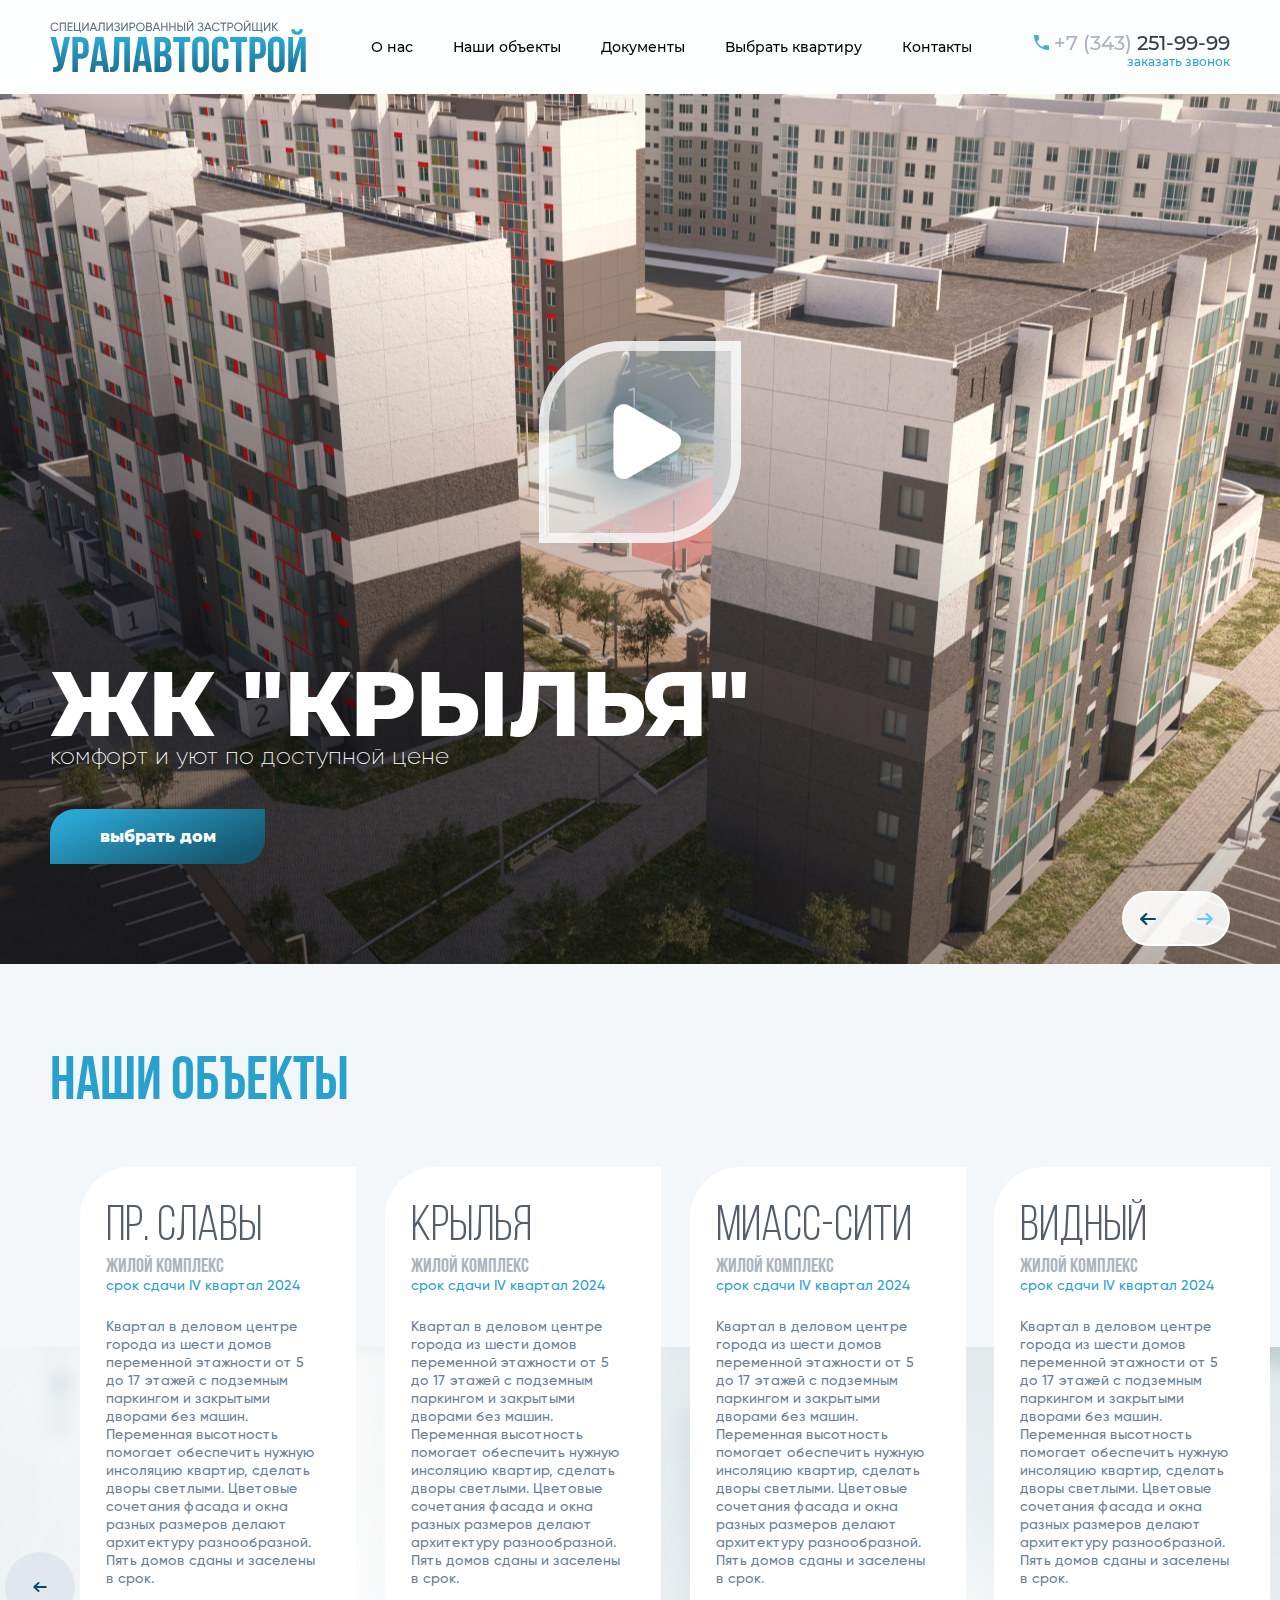
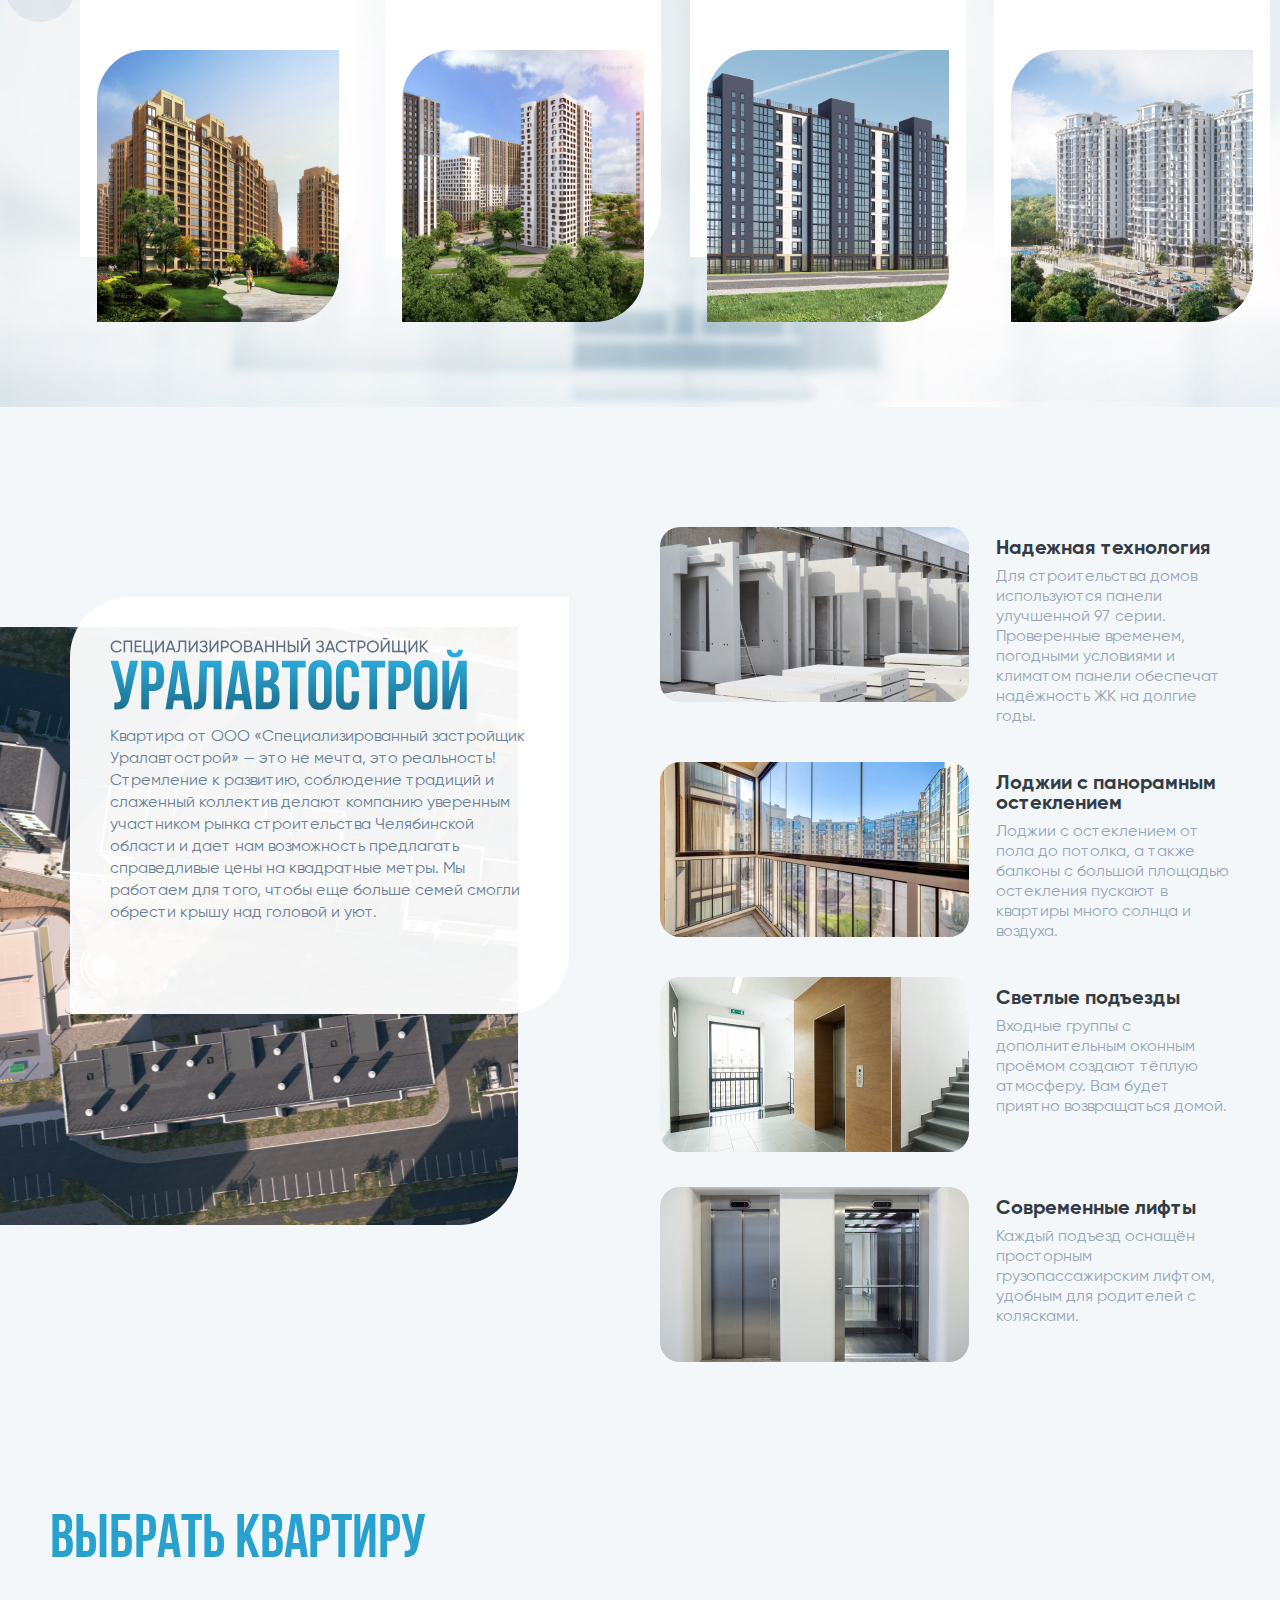
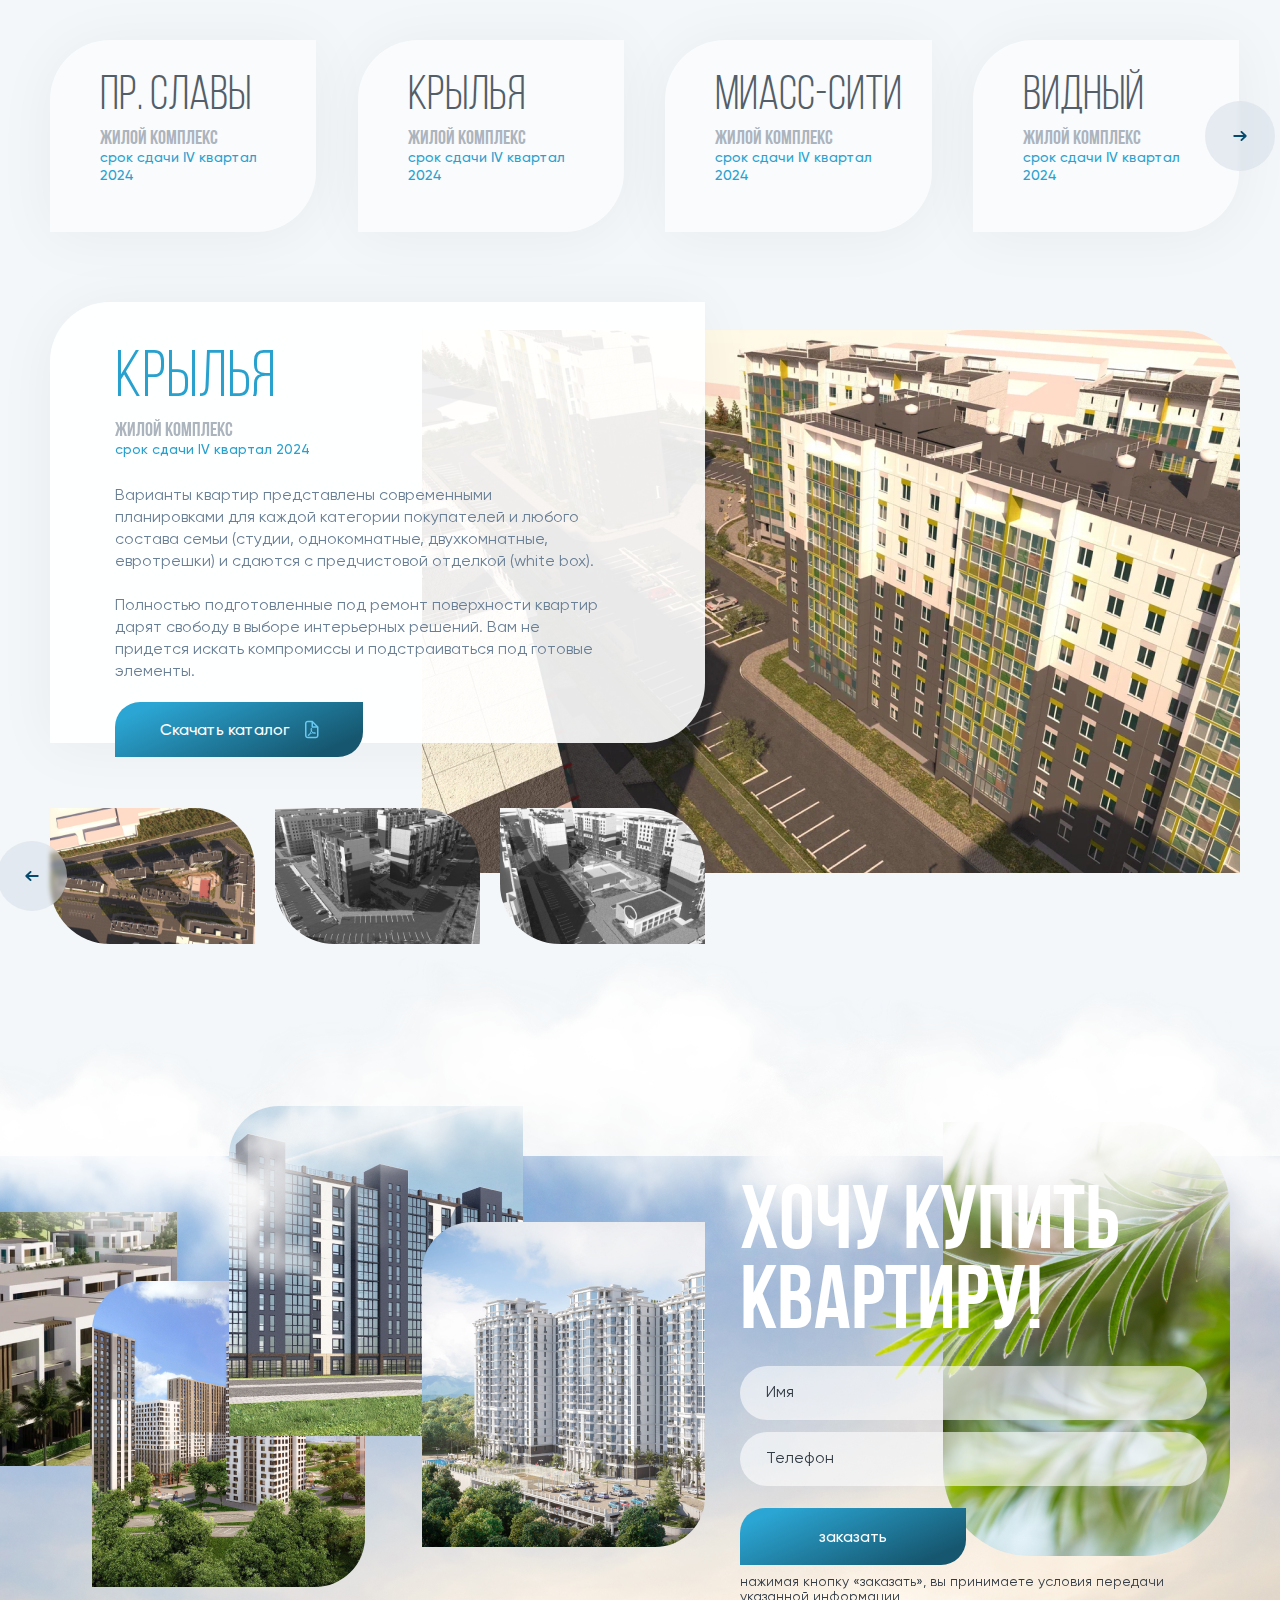
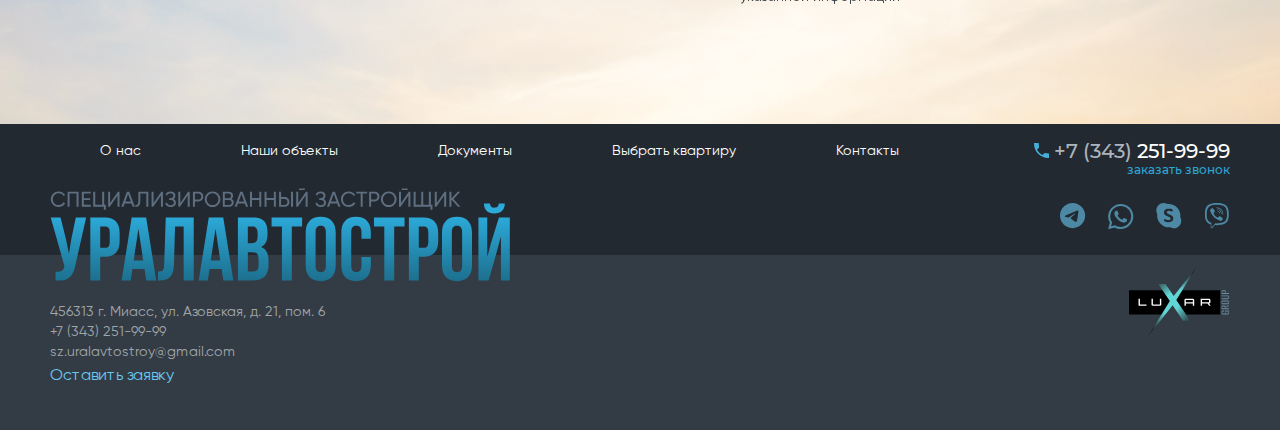
<file: index.html>
<!DOCTYPE html>
<html lang="ru">
<head>
    <meta charset="UTF-8">
    <meta name="viewport" content="width=device-width, initial-scale=1.0">

    <link rel="stylesheet" href="css/reset.css">
    <link rel="stylesheet" href="js/jquery/jquery-3.6.0.min.js">
    <link rel="stylesheet" href="js/swiper/swiper-bundle.min.css">
    <link rel="stylesheet" href="js/fancybox/fancybox.css">
    <link rel="stylesheet" href="css/style.css">
    
    <title>Document</title>
</head>
<body>
    <header class="header">
        <div class="section-box header__content">
            <a href="#" class="header__logo"><img src="images/svg/logo.svg" alt=""></a>
            <nav class="menu header__menu">
                <ul>
                    <li><a href="#">О нас</a></li>
                    <li><a href="#">Наши объекты</a></li>
                    <li><a href="#">Документы</a></li>
                    <li><a href="#">Выбрать квартиру</a></li>
                    <li><a href="#">Контакты</a></li>
                </ul>
            </nav>
            <div class="tel header__tel">
                <a href="tel:+73432519999" class="tel__number">
                    <svg width="15" height="15" viewBox="0 0 15 15" fill="none" xmlns="http://www.w3.org/2000/svg">
                        <path d="M15 10.3842L10.608 9.87586L8.50777 11.976C6.14189 10.7728 4.21888 8.84978 3.01563 6.4839L5.12414 4.37538L4.61577 0H0.0237001C-0.459675 8.48407 6.51593 15.4597 15 14.9763V10.3842Z" fill="#44B0D9"/>
                    </svg>
                    <span><b>+7 (343)</b>&nbsp;251-99-99</span>
                </a>
                <a href="#" class="tel__open-popup">заказать звонок</a>
            </div>
            <button class="header__burger-btn">
                <span></span>
                <span></span>
                <span></span>
            </button>
        </div>
    </header>
    <div class="burger">
        <div class="burger__content">
            <button class="burger__close-btn">
                <svg width="19" height="18" viewBox="0 0 19 18" fill="none" xmlns="http://www.w3.org/2000/svg">
                    <line x1="17.7979" y1="0.909111" x2="1.6127" y2="17.0943" stroke="#333C45"/>
                    <line y1="-0.5" x2="22.8893" y2="-0.5" transform="matrix(0.707107 0.707107 0.707107 -0.707107 1.25928 0.555557)" stroke="#333C45"/>
                </svg>
            </button>
            <nav class="menu">
                <ul>
                    <li><a href="#">О нас</a></li>
                    <li><a href="#">Наши объекты</a></li>
                    <li><a href="#">Документы</a></li>
                    <li><a href="#">Выбрать квартиру</a></li>
                    <li><a href="#">Контакты</a></li>
                </ul>
            </nav>
            <div class="tel">
                <a href="tel:+73432519999" class="tel__number">
                    <svg width="15" height="15" viewBox="0 0 15 15" fill="none" xmlns="http://www.w3.org/2000/svg">
                        <path d="M15 10.3842L10.608 9.87586L8.50777 11.976C6.14189 10.7728 4.21888 8.84978 3.01563 6.4839L5.12414 4.37538L4.61577 0H0.0237001C-0.459675 8.48407 6.51593 15.4597 15 14.9763V10.3842Z" fill="#44B0D9"/>
                    </svg>
                    <span><b>+7 (343)</b>&nbsp;251-99-99</span>
                </a>
                <a href="#" class="tel__open-popup">заказать звонок</a>
            </div>
            <div class="socials">
                <a href="#" class="tg">
                    <svg width="26" height="26" viewBox="0 0 26 26" fill="none" xmlns="http://www.w3.org/2000/svg">
                        <path fill-rule="evenodd" clip-rule="evenodd" d="M25.1908 12.5954C25.1908 19.5517 19.5517 25.1908 12.5954 25.1908C5.63916 25.1908 0 19.5517 0 12.5954C0 5.63916 5.63916 0 12.5954 0C19.5517 0 25.1908 5.63916 25.1908 12.5954ZM13.0468 9.2985C11.8217 9.80805 9.37323 10.8627 5.7014 12.4625C5.10516 12.6996 4.79282 12.9315 4.76438 13.1583C4.71633 13.5417 5.19635 13.6926 5.85001 13.8981C5.93892 13.9261 6.03105 13.9551 6.12549 13.9858C6.7686 14.1948 7.63368 14.4394 8.0834 14.4491C8.49134 14.4579 8.94665 14.2897 9.44933 13.9445C12.88 11.6287 14.651 10.4582 14.7621 10.433C14.8406 10.4152 14.9493 10.3928 15.0229 10.4582C15.0966 10.5237 15.0893 10.6477 15.0815 10.6809C15.034 10.8836 13.1498 12.6354 12.1747 13.5419C11.8707 13.8246 11.655 14.025 11.6109 14.0708C11.5122 14.1734 11.4116 14.2704 11.3149 14.3636C10.7174 14.9396 10.2694 15.3715 11.3397 16.0768C11.854 16.4157 12.2655 16.696 12.6761 16.9756C13.1246 17.281 13.5718 17.5856 14.1505 17.9649C14.298 18.0616 14.4388 18.162 14.5759 18.2597C15.0978 18.6318 15.5666 18.966 16.1458 18.9127C16.4824 18.8817 16.8301 18.5653 17.0066 17.6214C17.4239 15.3907 18.2441 10.5575 18.4336 8.56591C18.4502 8.39142 18.4293 8.1681 18.4126 8.07007C18.3958 7.97204 18.3607 7.83237 18.2333 7.72897C18.0824 7.60652 17.8494 7.5807 17.7452 7.58253C17.2715 7.59088 16.5447 7.84361 13.0468 9.2985Z" fill="#8B96A2"/>
                    </svg>
                </a>
                <a href="#" class="whatsapp">
                    <svg width="26" height="27" viewBox="0 0 26 27" fill="none" xmlns="http://www.w3.org/2000/svg">
                        <path d="M8.90434 7.71422C9.12759 7.72336 9.37458 7.73381 9.60925 8.25545C9.76963 8.61206 10.0395 9.27687 10.2545 9.80668C10.413 10.1971 10.5417 10.5142 10.5749 10.5806C10.6532 10.7373 10.7054 10.9202 10.601 11.1294C10.5854 11.1606 10.5709 11.1902 10.5571 11.2184C10.4786 11.3785 10.421 11.4962 10.2881 11.6517C10.236 11.7126 10.1822 11.7781 10.1283 11.8436C10.0202 11.9751 9.91203 12.1066 9.81814 12.2003C9.66101 12.3565 9.49781 12.5262 9.68054 12.8395C9.86334 13.1531 10.492 14.1784 11.4233 15.0087C12.4236 15.9006 13.2927 16.2779 13.734 16.4695C13.8207 16.5071 13.8909 16.5376 13.9423 16.5634C14.2556 16.72 14.4383 16.6939 14.6211 16.4846C14.8039 16.2757 15.4038 15.5703 15.6127 15.257C15.8215 14.9434 16.0304 14.9956 16.3176 15.1C16.6048 15.2044 18.1448 15.9624 18.4581 16.119C18.5192 16.1496 18.5763 16.1771 18.6292 16.2027C18.8478 16.3082 18.9955 16.3794 19.0585 16.4846C19.1369 16.6156 19.1369 17.2425 18.8758 17.9738C18.6147 18.7053 17.3358 19.4107 16.7614 19.463C16.7061 19.468 16.6512 19.4744 16.5947 19.4811C16.0639 19.5435 15.3939 19.6223 13.0024 18.6792C10.0597 17.5188 8.11946 14.643 7.7186 14.0489C7.68573 14.0002 7.66321 13.9668 7.65134 13.951L7.64785 13.9463C7.47894 13.7206 6.37225 12.2416 6.37225 10.7112C6.37225 9.26861 7.08135 8.51242 7.40761 8.1645C7.42991 8.14072 7.45042 8.11885 7.46879 8.0988C7.75575 7.78533 8.0952 7.70689 8.30402 7.70689C8.31547 7.70689 8.32691 7.70688 8.33836 7.70688C8.53558 7.70686 8.7318 7.70683 8.90434 7.71422Z" fill="#8B96A2"/>
                        <path fill-rule="evenodd" clip-rule="evenodd" d="M1.89144 19.7428C0.778588 17.8459 0.196871 15.696 0.196871 13.4704C0.196871 6.56563 5.83699 0.950806 12.7417 0.950806C16.1055 0.950806 19.2418 2.26599 21.6192 4.61815C23.9714 6.9956 25.2865 10.1318 25.2865 13.4956C25.2865 20.4004 19.6464 26.0152 12.7417 26.0152C10.6425 26.0152 8.56853 25.5093 6.7475 24.4977L0.0957031 26.2428L1.89144 19.7428ZM3.9148 19.0346L4.16772 19.414L3.10545 23.2584L7.05101 22.2214L7.43039 22.449C9.02378 23.4101 10.8701 23.916 12.7417 23.916C18.483 23.916 23.162 19.2369 23.162 13.4956C23.162 10.7135 22.0745 8.08315 20.1017 6.11038C18.1542 4.16289 15.5238 3.07533 12.7417 3.07533C7.00042 3.07533 2.3214 7.72906 2.3214 13.4956C2.3214 15.4431 2.87782 17.3653 3.9148 19.0346Z" fill="#8B96A2"/>
                    </svg>
                </a>
                <a href="#" class="skype">
                    <svg width="26" height="26" viewBox="0 0 26 26" fill="none" xmlns="http://www.w3.org/2000/svg">
                        <path fill-rule="evenodd" clip-rule="evenodd" d="M7.64493 0C9.02894 0 10.3727 0.388801 11.5293 1.10572C11.941 1.06172 12.3556 1.03954 12.7713 1.03954C14.301 1.03954 15.8158 1.33986 17.2292 1.92334C18.6425 2.50682 19.9267 3.36204 21.0084 4.44017C22.0901 5.5183 22.9482 6.79823 23.5336 8.20687C24.119 9.61552 24.4203 11.1253 24.4203 12.65C24.4203 13.1918 24.3823 13.7318 24.307 14.266C24.4499 14.5195 24.5778 14.7818 24.6899 15.0516C25.0597 15.9412 25.25 16.8948 25.25 17.8578C25.25 18.8208 25.0597 19.7743 24.6899 20.664C24.3202 21.5537 23.7782 22.3621 23.095 23.043C22.4118 23.724 21.6008 24.2641 20.7081 24.6326C19.8155 25.0012 18.8588 25.1908 17.8926 25.1908C16.569 25.1908 15.2823 24.8354 14.1608 24.1776C13.7006 24.2327 13.2366 24.2605 12.7713 24.2605C11.2415 24.2605 9.72668 23.9601 8.31335 23.3767C6.90002 22.7932 5.61583 21.938 4.53412 20.8598C3.4524 19.7817 2.59433 18.5018 2.00891 17.0931C1.42349 15.6845 1.12218 14.1747 1.12218 12.65C1.12218 12.0791 1.16442 11.5103 1.248 10.9481C0.62555 9.85464 0.290039 8.60983 0.290039 7.33053C0.290039 5.38636 1.06493 3.52181 2.44424 2.14706C3.82354 0.772322 5.69429 0 7.64493 0ZM8.34775 11.0361C8.63203 11.5227 9.02486 11.9371 9.49562 12.2469C10.1193 12.6551 10.7824 12.9996 11.4748 13.2756C12.249 13.5991 12.8496 13.8734 13.2768 14.0985C13.6379 14.2761 13.9657 14.5147 14.2458 14.8038C14.4577 15.0287 14.5754 15.3261 14.5749 15.6351C14.584 15.853 14.5411 16.07 14.4497 16.268C14.3583 16.466 14.221 16.6393 14.0493 16.7737C13.5905 17.0825 13.0416 17.2288 12.49 17.1894C12.1781 17.1926 11.8668 17.1605 11.5621 17.0937C11.315 17.0394 11.0733 16.963 10.84 16.8653C10.6356 16.7768 10.3566 16.6441 10.0028 16.4673C9.71827 16.3155 9.40156 16.234 9.07913 16.2296C8.78974 16.2178 8.50687 16.3176 8.28897 16.5084C8.18504 16.6073 8.10381 16.7276 8.0509 16.861C7.99798 16.9944 7.97464 17.1376 7.98249 17.2809C7.97598 17.5526 8.0579 17.819 8.21592 18.04C8.40625 18.2812 8.65234 18.4726 8.93302 18.5976C10.0309 19.0734 11.2211 19.2986 12.4169 19.2567C13.2871 19.2742 14.1533 19.1331 14.9729 18.8402C15.653 18.5988 16.2453 18.1592 16.6733 17.5782C17.0937 16.9645 17.3067 16.2324 17.2813 15.489C17.2976 14.8818 17.1456 14.282 16.8421 13.7559C16.5339 13.2553 16.1187 12.8292 15.6262 12.5081C15.0027 12.1059 14.3412 11.7658 13.6513 11.4929C13.5775 11.4568 13.5012 11.4262 13.4229 11.4014C12.7158 11.1092 12.184 10.8746 11.8274 10.6977C11.5091 10.5485 11.2208 10.3421 10.9768 10.0889C10.7715 9.8734 10.6583 9.58635 10.6611 9.2887C10.6513 9.06199 10.7025 8.8368 10.8094 8.63665C10.9164 8.43651 11.0751 8.26875 11.269 8.15092C11.7286 7.87693 12.2576 7.74162 12.7923 7.7613C13.2025 7.757 13.6114 7.80784 14.0081 7.91244C14.4391 8.03672 14.8608 8.19104 15.2702 8.37428C15.4363 8.45135 15.6169 8.492 15.8 8.49351C15.9331 8.49704 16.0654 8.47238 16.1883 8.42115C16.3112 8.36992 16.4218 8.29328 16.5129 8.19626C16.6093 8.09097 16.6839 7.96775 16.7326 7.83361C16.7813 7.69948 16.8031 7.55706 16.7968 7.4145C16.8011 7.1401 16.7053 6.87352 16.5272 6.66466C16.2856 6.4108 15.9859 6.21946 15.6539 6.1071C15.2924 5.97434 14.9186 5.87786 14.538 5.81908C14.0062 5.73186 13.468 5.69056 12.9291 5.69565C12.1056 5.69077 11.2874 5.82856 10.5108 6.1029C9.79681 6.34395 9.15941 6.76985 8.66348 7.33725C8.18627 7.90228 7.93397 8.62331 7.95478 9.3626C7.93784 9.94513 8.0733 10.522 8.34775 11.0361Z" fill="#8B96A2"/>
                    </svg>
                </a>
                <a href="#" class="viber">
                    <svg width="26" height="26" viewBox="0 0 26 26" fill="none" xmlns="http://www.w3.org/2000/svg">
                        <path d="M15.9657 10.1491C15.9742 10.3249 15.8386 10.4743 15.6628 10.4828C15.4871 10.4913 15.3377 10.3557 15.3292 10.1799C15.2766 9.09105 14.7707 8.56868 13.7252 8.51313C13.5495 8.5038 13.4146 8.35378 13.424 8.17807C13.4333 8.00235 13.5833 7.86747 13.759 7.87681C15.1349 7.9499 15.8974 8.73741 15.9657 10.1491Z" fill="#8B96A2"/>
                        <path d="M17.2733 11.0312C17.4492 11.0352 17.5951 10.8958 17.5991 10.7199C17.6274 9.47457 17.2544 8.42309 16.4795 7.57881C15.7031 6.73301 14.6324 6.26468 13.277 6.16844C13.1015 6.15598 12.9491 6.28817 12.9367 6.46369C12.9242 6.63921 13.0564 6.7916 13.2319 6.80407C14.4324 6.88931 15.35 7.29064 16.01 8.0097C16.6706 8.72939 16.9867 9.62048 16.962 10.7054C16.958 10.8814 17.0974 11.0272 17.2733 11.0312Z" fill="#8B96A2"/>
                        <path d="M19.2738 11.3643C19.2752 11.5403 19.1336 11.684 18.9576 11.6853C18.7817 11.6866 18.638 11.545 18.6366 11.3691C18.6221 9.43018 18.0499 7.92305 16.9221 6.82027C15.7903 5.71725 14.3834 5.15988 12.6929 5.14907C12.517 5.14794 12.3753 5.00438 12.3764 4.82842C12.3775 4.65246 12.5211 4.51073 12.697 4.51186C14.5496 4.52371 16.115 5.1439 17.3672 6.36429C18.6238 7.59299 19.2581 9.26364 19.2738 11.3643Z" fill="#8B96A2"/>
                        <path d="M14.4944 14.1717C14.2563 14.4703 13.8064 14.4325 13.8064 14.4325C10.5326 13.5971 9.65559 10.2817 9.65559 10.2817C9.65559 10.2817 9.61778 9.83564 9.91643 9.5937L10.5062 9.12493C10.801 8.89811 10.9863 8.34996 10.6876 7.81315C10.5213 7.51451 10.1886 6.98148 9.94289 6.64503C9.68205 6.28967 9.07719 5.56385 9.07341 5.56007C8.78233 5.21228 8.35137 5.13289 7.89773 5.36727C7.89773 5.36727 7.89395 5.37105 7.89017 5.37105C7.45921 5.61299 7.05849 5.9381 6.68423 6.35016L6.67667 6.35772C6.39693 6.69417 6.23437 7.02684 6.19657 7.35195C6.18901 7.38976 6.18523 7.4389 6.18901 7.49561C6.18523 7.63926 6.20791 7.77913 6.25328 7.919L6.2684 7.93035C6.40827 8.43313 6.76362 9.26859 7.53103 10.6635C8.03004 11.567 8.54039 12.3231 9.04695 12.9582C9.31158 13.2947 9.614 13.6387 9.96179 13.9902L10.0979 14.1263C10.4495 14.4741 10.7935 14.7766 11.1299 15.0412C11.765 15.5477 12.5173 16.0581 13.4246 16.5571C14.8195 17.3245 15.655 17.6799 16.1578 17.8197L16.1691 17.8349C16.309 17.8802 16.4489 17.8991 16.5925 17.8991C16.6492 17.9029 16.6984 17.8991 16.7362 17.8916C17.0613 17.8538 17.394 17.6912 17.7304 17.4115L17.738 17.4039C18.15 17.0296 18.4751 16.6251 18.7171 16.198C18.7171 16.198 18.7209 16.1942 18.7209 16.1904C18.9552 15.7368 18.8759 15.3058 18.5281 15.0147C18.5281 15.0147 17.7985 14.4061 17.4431 14.1452C17.1104 13.8995 16.5736 13.5706 16.275 13.4005C15.7382 13.1019 15.19 13.2871 14.9632 13.582L14.4944 14.1717Z" fill="#8B96A2"/>
                        <path fill-rule="evenodd" clip-rule="evenodd" d="M13.3301 0.0180821C18.9628 0.0445445 21.4918 1.88179 22.1194 2.4564C24.1948 4.25963 25.3478 8.25924 24.5728 14.5762C23.8911 20.1576 19.998 21.1477 18.692 21.4799C18.5641 21.5124 18.461 21.5387 18.3882 21.5623C18.0366 21.6757 14.9254 22.4544 10.8842 22.1142C10.4381 22.6321 9.8446 23.3126 9.41743 23.7738C9.28837 23.9128 9.16754 24.0501 9.05207 24.1813C8.4674 24.8456 8.02011 25.3538 7.33823 25.1423C6.66155 24.9343 6.69936 23.9061 6.69936 23.9061L6.70314 21.3695H6.69936C0.786896 19.7061 0.873843 13.5782 0.941889 10.3044C1.00616 7.03062 1.64125 4.39194 3.44448 2.58872C6.68423 -0.382635 13.3301 0.0180821 13.3301 0.0180821ZM18.0213 19.713C19.1313 19.4554 22.2312 18.736 22.8036 14.1226C23.4576 8.84519 22.5617 5.24252 20.8076 3.73416C20.2784 3.25406 17.995 1.82131 13.228 1.79862C13.228 1.79862 7.58396 1.42815 4.84321 3.90806C3.31973 5.41264 2.8056 7.6506 2.74889 10.3838L2.74271 10.6622C2.67874 13.4573 2.56598 18.3834 7.39872 19.725C7.39872 19.725 7.37982 23.5999 7.37604 23.9401C7.37604 24.1783 7.41384 24.3408 7.54993 24.3748C7.64822 24.4013 7.79566 24.3484 7.92041 24.2236C8.71806 23.4184 11.2774 20.3337 11.2774 20.3337C14.7099 20.5605 17.4393 19.88 17.7342 19.7855C17.8021 19.7639 17.8998 19.7412 18.0213 19.713Z" fill="#8B96A2"/>
                    </svg>
                </a>
            </div>
            <div class="address">
                <p>456313 г. Миасс, ул. Азовская, д. 21, пом. 6</p>
                <p>+7 (343) 251-99-99</p>
                <p>sz.uralavtostroy@gmail.com</p>
                <a href="#">Оставить заявку</a>
            </div>
        </div>
    </div>
    <div class="up up-invisible">
        <svg width="12" height="16" viewBox="0 0 12 16" fill="none" xmlns="http://www.w3.org/2000/svg">
            <path d="M0.319766 7.09358C0.11502 6.87926 -4.11385e-07 6.58862 -4.24631e-07 6.28557C-4.37878e-07 5.98252 0.11502 5.69187 0.319766 5.47755L5.23444 0.334618C5.43925 0.120362 5.71699 -2.49898e-07 6.00659 -2.62557e-07C6.29619 -2.75215e-07 6.57393 0.120362 6.77874 0.334618L11.6934 5.47755C11.8924 5.6931 12.0024 5.98179 12 6.28145C11.9975 6.58111 11.8826 6.86776 11.6801 7.07966C11.4776 7.29155 11.2037 7.41175 10.9173 7.41435C10.631 7.41696 10.3551 7.30176 10.1491 7.09358L7.09874 3.99982L7.09874 14.8571C7.09874 15.1602 6.98368 15.4509 6.77886 15.6653C6.57404 15.8796 6.29625 16 6.00659 16C5.71694 16 5.43914 15.8796 5.23433 15.6653C5.02951 15.4509 4.91444 15.1602 4.91444 14.8571L4.91444 3.99982L1.86407 7.09358C1.65926 7.30783 1.38152 7.4282 1.09192 7.4282C0.802318 7.4282 0.524575 7.30783 0.319766 7.09358Z" fill="#034A6E"/>
        </svg>
    </div>
    <section class="swiper slider">
        <div class="swiper-wrapper">
            <div class="swiper-slide">
                <div class="section-box">
                    <h1>ЖК "КРЫЛЬЯ"</h1>
                    <p>комфорт и уют  по доступной цене</p>
                    <a href="#" class="btn-shadow">выбрать дом</a>
                    <a href="#" class="slider__video">
                        <img src="images/svg/video-button.svg" alt="">
                    </a>
                </div>
            </div>
            <div class="swiper-slide">
                <div class="section-box">
                    <h1>ЖК "КРЫЛЬЯ"</h1>
                    <p>комфорт и уют  по доступной цене</p>
                    <a href="#" class="btn-shadow">выбрать дом</a>
                    <a href="#" class="slider__video">
                        <img src="images/svg/video-button.svg" alt="">
                    </a>
                </div>
            </div>
            <div class="swiper-slide">
                <div class="section-box">
                    <h1>ЖК "КРЫЛЬЯ"</h1>
                    <p>комфорт и уют  по доступной цене</p>
                    <a href="#" class="btn-shadow">выбрать дом</a>
                    <a href="#" class="slider__video">
                        <img src="images/svg/video-button.svg" alt="">
                    </a>
                </div>
            </div>
        </div>
        <div class="slider__arrows section-box">
            <div class="arrows">
                <div class="swiper-button-prev"></div>
                <div class="swiper-button-next"></div>
            </div>
        </div>
    </section>
    <section class="objects">
        <h2 class="section-box">Наши объекты</h2>
        <div class="objects__content section-box">
            <a href="#" class="more objects__content__more">
                <img src="images/svg/arrow-disabled.svg" alt="">
            </a>
            <div class="objects__card">
                <h3>пр. Славы</h3>
                <p class="description">жилой комплекс<br><span>срок сдачи IV квартал 2024</span></p>
                <p class="objects__card__text">Квартал в деловом центре города из шести домов переменной этажности от 5 до 17 этажей с подземным паркингом и закрытыми дворами без машин. Переменная высотность помогает обеспечить нужную инсоляцию квартир, сделать дворы светлыми. Цветовые сочетания фасада и окна разных размеров делают архитектуру разнообразной. Пять домов сданы и заселены в срок.</p>
                <a href="#" class="btn-shadow">подробнее</a>
                <img src="images/object-img-1.jpg" alt="">
            </div>
            <div class="objects__card">
                <h3>Крылья</h3>
                <p class="description">жилой комплекс<br><span>срок сдачи IV квартал 2024</span></p>
                <p class="objects__card__text">Квартал в деловом центре города из шести домов переменной этажности от 5 до 17 этажей с подземным паркингом и закрытыми дворами без машин. Переменная высотность помогает обеспечить нужную инсоляцию квартир, сделать дворы светлыми. Цветовые сочетания фасада и окна разных размеров делают архитектуру разнообразной. Пять домов сданы и заселены в срок.</p>
                <a href="#" class="btn-shadow">подробнее</a>
                <img src="images/object-img-2.jpg" alt="">
            </div>
            <div class="objects__card">
                <h3>Миасс-Cити</h3>
                <p class="description">жилой комплекс<br><span>срок сдачи IV квартал 2024</span></p>
                <p class="objects__card__text">Квартал в деловом центре города из шести домов переменной этажности от 5 до 17 этажей с подземным паркингом и закрытыми дворами без машин. Переменная высотность помогает обеспечить нужную инсоляцию квартир, сделать дворы светлыми. Цветовые сочетания фасада и окна разных размеров делают архитектуру разнообразной. Пять домов сданы и заселены в срок.</p>
                <a href="#" class="btn-shadow">подробнее</a>
                <img src="images/object-img-3.jpg" alt="">
            </div>
            <div class="objects__card">
                <h3>видный</h3>
                <p class="description">жилой комплекс<br><span>срок сдачи IV квартал 2024</span></p>
                <p class="objects__card__text">Квартал в деловом центре города из шести домов переменной этажности от 5 до 17 этажей с подземным паркингом и закрытыми дворами без машин. Переменная высотность помогает обеспечить нужную инсоляцию квартир, сделать дворы светлыми. Цветовые сочетания фасада и окна разных размеров делают архитектуру разнообразной. Пять домов сданы и заселены в срок.</p>
                <a href="#" class="btn-shadow">подробнее</a>
                <img src="images/object-img-4jpg.jpg" alt="">
            </div>
        </div>
        <img src="images/objects-bg.jpg" alt="" class="objects__bg">
    </section>
    <section class="about">
        <div class="section-box">
            <div class="about__description">
                <div class="about__description__content">
                    <img src="images/svg/logo.svg" alt="">
                    <p>Квартира от ООО «Специализированный застройщик Уралавтострой» — это не мечта, это реальность! Стремление к развитию, соблюдение традиций и слаженный коллектив делают компанию уверенным участником рынка строительства Челябинской области и дает нам возможность предлагать справедливые цены на квадратные метры. Мы работаем для того, чтобы еще больше семей смогли обрести крышу над головой и уют.</p>
                </div>
                <img src="images/about-bg.jpg" alt="">
            </div>
            <div class="about__content">
                <div class="about__card">
                    <img src="images/about-img-1.jpg" alt="">
                    <div>
                        <h3>Надежная технология</h3>
                        <p>Для строительства домов используются панели улучшенной 97 серии. Проверенные временем, погодными условиями и климатом панели обеспечат надёжность ЖК на долгие годы.</p>
                    </div>
                </div>
                <div class="about__card">
                    <img src="images/about-img-2.jpg" alt="">
                    <div>
                        <h3>Лоджии с панорамным остеклением</h3>
                        <p>Лоджии с остеклением от пола до потолка, a также балконы с большой площадью остекления пускают в квартиры много солнца и воздуха.</p>
                    </div>
                </div>
                <div class="about__card">
                    <img src="images/about-img-3.jpg" alt="">
                    <div>
                        <h3>Светлые подъезды</h3>
                        <p>Входные группы с дополнительным оконным проёмом создают тёплую атмосферу. Вам будет приятно возвращаться домой.</p>
                    </div>
                </div>
                <div class="about__card">
                    <img src="images/about-img-4.jpg" alt="">
                    <div>
                        <h3>Современные лифты</h3>
                        <p>Каждый подъезд оснащён просторным грузопассажирским лифтом, удобным для родителей с колясками.</p>
                    </div>
                </div>
            </div>
        </div>
    </section>
    <section class="select">
        <h2 class="section-box">выбрать квартиру</h2>
        <div class="select__wrapper section-box">
            <div class="select__objects">
                <div class="select__objects__card">
                    <a href="#"></a>
                    <h3>пр. Славы</h3>
                    <p class="description">жилой комплекс<br><span>срок сдачи IV квартал 2024</span></p>
                </div>
                <div class="select__objects__card">
                    <a href="#"></a>
                    <h3>Крылья</h3>
                    <p class="description">жилой комплекс<br><span>срок сдачи IV квартал 2024</span></p>
                </div>
                <div class="select__objects__card">
                    <a href="#"></a>
                    <h3>Миасс-Cити</h3>
                    <p class="description">жилой комплекс<br><span>срок сдачи IV квартал 2024</span></p>
                </div>
                <div class="select__objects__card">
                    <a href="#"></a>
                    <h3>видный</h3>
                    <p class="description">жилой комплекс<br><span>срок сдачи IV квартал 2024</span></p>
                </div>
                <a href="#" class="more select__objects__more">
                    <img src="images/svg/arrow-disabled.svg" alt="">
                </a>
            </div>
            <div class="select__content">
                <div class="select__control">
                    <div class="select__info">
                        <h3>Крылья</h3>
                        <p class="description">жилой комплекс<br><span>срок сдачи IV квартал 2024</span></p>
                        <p class="select__info__text">
                            Варианты квартир представлены современными планировками для каждой категории покупателей и любого состава семьи (студии, однокомнатные, двухкомнатные, евротрешки) и сдаются с предчистовой отделкой (white box).
                            <br><br>Полностью подготовленные под ремонт поверхности квартир дарят свободу в выборе интерьерных решений. Вам не придется искать компромиссы и подстраиваться под готовые элементы.
                        </p>
                    </div>
                    <div class="select__mini-slider-box">
                        <a href="#" class="more select__mini-slider__more">
                            <img src="images/svg/arrow-disabled.svg" alt="">
                        </a>
                        <div class="swiper select__mini-slider">
                            <div class="swiper-wrapper">
                                <div class="swiper-slide"><img src="images/select-mini-slider-img-1.jpg" alt=""></div>
                                <div class="swiper-slide"><img src="images/select-mini-slider-img-2.jpg" alt=""></div>
                                <div class="swiper-slide"><img src="images/select-mini-slider-img-3.jpg" alt=""></div>
                            </div>
                        </div>
                    </div>
                </div>
                <div class="swiper select__slider">
                    <div class="select__slider__arrows">
                        <div class="arrows">
                            <div class="swiper-button-prev"></div>
                            <div class="swiper-button-next"></div>
                        </div>
                    </div>
                    <div class="swiper-wrapper">
                        <div class="swiper-slide">
                            <a href="images/select-swiper-img-1.jpg" data-fancybox="select-slider">
                                <img src="images/select-swiper-img-1.jpg" alt="">
                            </a>
                        </div>
                        <div class="swiper-slide">
                            <a href="images/select-mini-slider-img-1.jpg" data-fancybox="select-slider">
                                <img src="images/select-mini-slider-img-1.jpg" alt="">
                            </a>
                        </div>
                        <div class="swiper-slide">
                            <a href="images/select-mini-slider-img-2.jpg" data-fancybox="select-slider">
                                <img src="images/select-mini-slider-img-2.jpg" alt="">
                            </a>
                        </div>
                    </div>
                </div>
                <a href="#" class="btn-shadow">Скачать каталог<img src="images/svg/file-icon.svg" alt=""></a>
            </div>
        </div>
    </section>
    <section class="order">
        <div class="section-box">
            <div class="order__images">
                <img src="images/order-img-1.jpg" alt="">
                <img src="images/order-img-2.jpg" alt="">
                <img src="images/order-img-3.jpg" alt="">
                <img src="images/order-img-4.jpg" alt="">
            </div>
            <form>
                <h2>Хочу купить<br>квартиру!</h2>
                <input type="text" placeholder="Имя">
                <input type="tel" placeholder="Телефон">
                <button class="btn-shadow">заказать</button>
                <p>нажимая кнопку «заказать», вы принимаете условия передачи указанной информации</p>
            </form>
            <div class="order__leaf">
                <img src="images/order-img-5.jpg" alt="">
                <img src="images/order-leaf.png" alt="">
            </div>
        </div>
        <div class="order__clouds">
            <img src="images/cloud.png" alt="">
            <img src="images/cloud.png" alt="">
            <img src="images/cloud.png" alt="">
        </div>
    </section>
    <footer class="footer">
        <div class="footer__top">
            <div class="section-box">
                <nav class="menu footer__menu">
                    <ul>
                        <li><a href="#">О нас</a></li>
                        <li><a href="#">Наши объекты</a></li>
                        <li><a href="#">Документы</a></li>
                        <li><a href="#">Выбрать квартиру</a></li>
                        <li><a href="#">Контакты</a></li>
                    </ul>
                </nav>
                <div>
                    <div class="tel footer__tel">
                        <a href="tel:+73432519999" class="tel__number">
                            <svg width="15" height="15" viewBox="0 0 15 15" fill="none" xmlns="http://www.w3.org/2000/svg">
                                <path d="M15 10.3842L10.608 9.87586L8.50777 11.976C6.14189 10.7728 4.21888 8.84978 3.01563 6.4839L5.12414 4.37538L4.61577 0H0.0237001C-0.459675 8.48407 6.51593 15.4597 15 14.9763V10.3842Z" fill="#44B0D9"/>
                            </svg>
                            <span><b>+7 (343)</b>&nbsp;251-99-99</span>
                        </a>
                        <a href="#" class="tel__open-popup">заказать звонок</a>
                    </div>
                    <div class="socials">
                        <a href="#" class="tg">
                            <svg width="26" height="26" viewBox="0 0 26 26" fill="none" xmlns="http://www.w3.org/2000/svg">
                                <path fill-rule="evenodd" clip-rule="evenodd" d="M25.1908 12.5954C25.1908 19.5517 19.5517 25.1908 12.5954 25.1908C5.63916 25.1908 0 19.5517 0 12.5954C0 5.63916 5.63916 0 12.5954 0C19.5517 0 25.1908 5.63916 25.1908 12.5954ZM13.0468 9.2985C11.8217 9.80805 9.37323 10.8627 5.7014 12.4625C5.10516 12.6996 4.79282 12.9315 4.76438 13.1583C4.71633 13.5417 5.19635 13.6926 5.85001 13.8981C5.93892 13.9261 6.03105 13.9551 6.12549 13.9858C6.7686 14.1948 7.63368 14.4394 8.0834 14.4491C8.49134 14.4579 8.94665 14.2897 9.44933 13.9445C12.88 11.6287 14.651 10.4582 14.7621 10.433C14.8406 10.4152 14.9493 10.3928 15.0229 10.4582C15.0966 10.5237 15.0893 10.6477 15.0815 10.6809C15.034 10.8836 13.1498 12.6354 12.1747 13.5419C11.8707 13.8246 11.655 14.025 11.6109 14.0708C11.5122 14.1734 11.4116 14.2704 11.3149 14.3636C10.7174 14.9396 10.2694 15.3715 11.3397 16.0768C11.854 16.4157 12.2655 16.696 12.6761 16.9756C13.1246 17.281 13.5718 17.5856 14.1505 17.9649C14.298 18.0616 14.4388 18.162 14.5759 18.2597C15.0978 18.6318 15.5666 18.966 16.1458 18.9127C16.4824 18.8817 16.8301 18.5653 17.0066 17.6214C17.4239 15.3907 18.2441 10.5575 18.4336 8.56591C18.4502 8.39142 18.4293 8.1681 18.4126 8.07007C18.3958 7.97204 18.3607 7.83237 18.2333 7.72897C18.0824 7.60652 17.8494 7.5807 17.7452 7.58253C17.2715 7.59088 16.5447 7.84361 13.0468 9.2985Z" fill="#4D89A5"/>
                            </svg>
                        </a>
                        <a href="#" class="whatsapp">
                            <svg width="26" height="27" viewBox="0 0 26 27" fill="none" xmlns="http://www.w3.org/2000/svg">
                                <path d="M8.90434 7.71422C9.12759 7.72336 9.37458 7.73381 9.60925 8.25545C9.76963 8.61206 10.0395 9.27687 10.2545 9.80668C10.413 10.1971 10.5417 10.5142 10.5749 10.5806C10.6532 10.7373 10.7054 10.9202 10.601 11.1294C10.5854 11.1606 10.5709 11.1902 10.5571 11.2184C10.4786 11.3785 10.421 11.4962 10.2881 11.6517C10.236 11.7126 10.1822 11.7781 10.1283 11.8436C10.0202 11.9751 9.91203 12.1066 9.81814 12.2003C9.66101 12.3565 9.49781 12.5262 9.68054 12.8395C9.86334 13.1531 10.492 14.1784 11.4233 15.0087C12.4236 15.9006 13.2927 16.2779 13.734 16.4695C13.8207 16.5071 13.8909 16.5376 13.9423 16.5634C14.2556 16.72 14.4383 16.6939 14.6211 16.4846C14.8039 16.2757 15.4038 15.5703 15.6127 15.257C15.8215 14.9434 16.0304 14.9956 16.3176 15.1C16.6048 15.2044 18.1448 15.9624 18.4581 16.119C18.5192 16.1496 18.5763 16.1771 18.6292 16.2027C18.8478 16.3082 18.9955 16.3794 19.0585 16.4846C19.1369 16.6156 19.1369 17.2425 18.8758 17.9738C18.6147 18.7053 17.3358 19.4107 16.7614 19.463C16.7061 19.468 16.6512 19.4744 16.5947 19.4811C16.0639 19.5435 15.3939 19.6223 13.0024 18.6792C10.0597 17.5188 8.11946 14.643 7.7186 14.0489C7.68573 14.0002 7.66321 13.9668 7.65134 13.951L7.64785 13.9463C7.47894 13.7206 6.37225 12.2416 6.37225 10.7112C6.37225 9.26861 7.08135 8.51242 7.40761 8.1645C7.42991 8.14072 7.45042 8.11885 7.46879 8.0988C7.75575 7.78533 8.0952 7.70689 8.30402 7.70689C8.31547 7.70689 8.32691 7.70688 8.33836 7.70688C8.53558 7.70686 8.7318 7.70683 8.90434 7.71422Z" fill="#4D89A5"/>
                                <path fill-rule="evenodd" clip-rule="evenodd" d="M1.89144 19.7428C0.778588 17.8459 0.196871 15.696 0.196871 13.4704C0.196871 6.56563 5.83699 0.950806 12.7417 0.950806C16.1055 0.950806 19.2418 2.26599 21.6192 4.61815C23.9714 6.9956 25.2865 10.1318 25.2865 13.4956C25.2865 20.4004 19.6464 26.0152 12.7417 26.0152C10.6425 26.0152 8.56853 25.5093 6.7475 24.4977L0.0957031 26.2428L1.89144 19.7428ZM3.9148 19.0346L4.16772 19.414L3.10545 23.2584L7.05101 22.2214L7.43039 22.449C9.02378 23.4101 10.8701 23.916 12.7417 23.916C18.483 23.916 23.162 19.2369 23.162 13.4956C23.162 10.7135 22.0745 8.08315 20.1017 6.11038C18.1542 4.16289 15.5238 3.07533 12.7417 3.07533C7.00042 3.07533 2.3214 7.72906 2.3214 13.4956C2.3214 15.4431 2.87782 17.3653 3.9148 19.0346Z" fill="#4D89A5"/>
                            </svg>
                        </a>
                        <a href="#" class="skype">
                            <svg width="26" height="26" viewBox="0 0 26 26" fill="none" xmlns="http://www.w3.org/2000/svg">
                                <path fill-rule="evenodd" clip-rule="evenodd" d="M7.64493 0C9.02894 0 10.3727 0.388801 11.5293 1.10572C11.941 1.06172 12.3556 1.03954 12.7713 1.03954C14.301 1.03954 15.8158 1.33986 17.2292 1.92334C18.6425 2.50682 19.9267 3.36204 21.0084 4.44017C22.0901 5.5183 22.9482 6.79823 23.5336 8.20687C24.119 9.61552 24.4203 11.1253 24.4203 12.65C24.4203 13.1918 24.3823 13.7318 24.307 14.266C24.4499 14.5195 24.5778 14.7818 24.6899 15.0516C25.0597 15.9412 25.25 16.8948 25.25 17.8578C25.25 18.8208 25.0597 19.7743 24.6899 20.664C24.3202 21.5537 23.7782 22.3621 23.095 23.043C22.4118 23.724 21.6008 24.2641 20.7081 24.6326C19.8155 25.0012 18.8588 25.1908 17.8926 25.1908C16.569 25.1908 15.2823 24.8354 14.1608 24.1776C13.7006 24.2327 13.2366 24.2605 12.7713 24.2605C11.2415 24.2605 9.72668 23.9601 8.31335 23.3767C6.90002 22.7932 5.61583 21.938 4.53412 20.8598C3.4524 19.7817 2.59433 18.5018 2.00891 17.0931C1.42349 15.6845 1.12218 14.1747 1.12218 12.65C1.12218 12.0791 1.16442 11.5103 1.248 10.9481C0.62555 9.85464 0.290039 8.60983 0.290039 7.33053C0.290039 5.38636 1.06493 3.52181 2.44424 2.14706C3.82354 0.772322 5.69429 0 7.64493 0ZM8.34775 11.0361C8.63203 11.5227 9.02486 11.9371 9.49562 12.2469C10.1193 12.6551 10.7824 12.9996 11.4748 13.2756C12.249 13.5991 12.8496 13.8734 13.2768 14.0985C13.6379 14.2761 13.9657 14.5147 14.2458 14.8038C14.4577 15.0287 14.5754 15.3261 14.5749 15.6351C14.584 15.853 14.5411 16.07 14.4497 16.268C14.3583 16.466 14.221 16.6393 14.0493 16.7737C13.5905 17.0825 13.0416 17.2288 12.49 17.1894C12.1781 17.1926 11.8668 17.1605 11.5621 17.0937C11.315 17.0394 11.0733 16.963 10.84 16.8653C10.6356 16.7768 10.3566 16.6441 10.0028 16.4673C9.71827 16.3155 9.40156 16.234 9.07913 16.2296C8.78974 16.2178 8.50687 16.3176 8.28897 16.5084C8.18504 16.6073 8.10381 16.7276 8.0509 16.861C7.99798 16.9944 7.97464 17.1376 7.98249 17.2809C7.97598 17.5526 8.0579 17.819 8.21592 18.04C8.40625 18.2812 8.65234 18.4726 8.93302 18.5976C10.0309 19.0734 11.2211 19.2986 12.4169 19.2567C13.2871 19.2742 14.1533 19.1331 14.9729 18.8402C15.653 18.5988 16.2453 18.1592 16.6733 17.5782C17.0937 16.9645 17.3067 16.2324 17.2813 15.489C17.2976 14.8818 17.1456 14.282 16.8421 13.7559C16.5339 13.2553 16.1187 12.8292 15.6262 12.5081C15.0027 12.1059 14.3412 11.7658 13.6513 11.4929C13.5775 11.4568 13.5012 11.4262 13.4229 11.4014C12.7158 11.1092 12.184 10.8746 11.8274 10.6977C11.5091 10.5485 11.2208 10.3421 10.9768 10.0889C10.7715 9.8734 10.6583 9.58635 10.6611 9.2887C10.6513 9.06199 10.7025 8.8368 10.8094 8.63665C10.9164 8.43651 11.0751 8.26875 11.269 8.15092C11.7286 7.87693 12.2576 7.74162 12.7923 7.7613C13.2025 7.757 13.6114 7.80784 14.0081 7.91244C14.4391 8.03672 14.8608 8.19104 15.2702 8.37428C15.4363 8.45135 15.6169 8.492 15.8 8.49351C15.9331 8.49704 16.0654 8.47238 16.1883 8.42115C16.3112 8.36992 16.4218 8.29328 16.5129 8.19626C16.6093 8.09097 16.6839 7.96775 16.7326 7.83361C16.7813 7.69948 16.8031 7.55706 16.7968 7.4145C16.8011 7.1401 16.7053 6.87352 16.5272 6.66466C16.2856 6.4108 15.9859 6.21946 15.6539 6.1071C15.2924 5.97434 14.9186 5.87786 14.538 5.81908C14.0062 5.73186 13.468 5.69056 12.9291 5.69565C12.1056 5.69077 11.2874 5.82856 10.5108 6.1029C9.79681 6.34395 9.15941 6.76985 8.66348 7.33725C8.18627 7.90228 7.93397 8.62331 7.95478 9.3626C7.93784 9.94513 8.0733 10.522 8.34775 11.0361Z" fill="#4D89A5"/>
                            </svg>
                        </a>
                        <a href="#" class="viber">
                            <svg width="26" height="26" viewBox="0 0 26 26" fill="none" xmlns="http://www.w3.org/2000/svg">
                                <path d="M15.9657 10.1491C15.9742 10.3249 15.8386 10.4743 15.6628 10.4828C15.4871 10.4913 15.3377 10.3557 15.3292 10.1799C15.2766 9.09105 14.7707 8.56868 13.7252 8.51313C13.5495 8.5038 13.4146 8.35378 13.424 8.17807C13.4333 8.00235 13.5833 7.86747 13.759 7.87681C15.1349 7.9499 15.8974 8.73741 15.9657 10.1491Z" fill="#4D89A5"/>
                                <path d="M17.2733 11.0312C17.4492 11.0352 17.5951 10.8958 17.5991 10.7199C17.6274 9.47457 17.2544 8.42309 16.4795 7.57881C15.7031 6.73301 14.6324 6.26468 13.277 6.16844C13.1015 6.15598 12.9491 6.28817 12.9367 6.46369C12.9242 6.63921 13.0564 6.7916 13.2319 6.80407C14.4324 6.88931 15.35 7.29064 16.01 8.0097C16.6706 8.72939 16.9867 9.62048 16.962 10.7054C16.958 10.8814 17.0974 11.0272 17.2733 11.0312Z" fill="#4D89A5"/>
                                <path d="M19.2738 11.3643C19.2752 11.5403 19.1336 11.684 18.9576 11.6853C18.7817 11.6866 18.638 11.545 18.6366 11.3691C18.6221 9.43018 18.0499 7.92305 16.9221 6.82027C15.7903 5.71725 14.3834 5.15988 12.6929 5.14907C12.517 5.14794 12.3753 5.00438 12.3764 4.82842C12.3775 4.65246 12.5211 4.51073 12.697 4.51186C14.5496 4.52371 16.115 5.1439 17.3672 6.36429C18.6238 7.59299 19.2581 9.26364 19.2738 11.3643Z" fill="#4D89A5"/>
                                <path d="M14.4944 14.1717C14.2563 14.4703 13.8064 14.4325 13.8064 14.4325C10.5326 13.5971 9.65559 10.2817 9.65559 10.2817C9.65559 10.2817 9.61778 9.83564 9.91643 9.5937L10.5062 9.12493C10.801 8.89811 10.9863 8.34996 10.6876 7.81315C10.5213 7.51451 10.1886 6.98148 9.94289 6.64503C9.68205 6.28967 9.07719 5.56385 9.07341 5.56007C8.78233 5.21228 8.35137 5.13289 7.89773 5.36727C7.89773 5.36727 7.89395 5.37105 7.89017 5.37105C7.45921 5.61299 7.05849 5.9381 6.68423 6.35016L6.67667 6.35772C6.39693 6.69417 6.23437 7.02684 6.19657 7.35195C6.18901 7.38976 6.18523 7.4389 6.18901 7.49561C6.18523 7.63926 6.20791 7.77913 6.25328 7.919L6.2684 7.93035C6.40827 8.43313 6.76362 9.26859 7.53103 10.6635C8.03004 11.567 8.54039 12.3231 9.04695 12.9582C9.31158 13.2947 9.614 13.6387 9.96179 13.9902L10.0979 14.1263C10.4495 14.4741 10.7935 14.7766 11.1299 15.0412C11.765 15.5477 12.5173 16.0581 13.4246 16.5571C14.8195 17.3245 15.655 17.6799 16.1578 17.8197L16.1691 17.8349C16.309 17.8802 16.4489 17.8991 16.5925 17.8991C16.6492 17.9029 16.6984 17.8991 16.7362 17.8916C17.0613 17.8538 17.394 17.6912 17.7304 17.4115L17.738 17.4039C18.15 17.0296 18.4751 16.6251 18.7171 16.198C18.7171 16.198 18.7209 16.1942 18.7209 16.1904C18.9552 15.7368 18.8759 15.3058 18.5281 15.0147C18.5281 15.0147 17.7985 14.4061 17.4431 14.1452C17.1104 13.8995 16.5736 13.5706 16.275 13.4005C15.7382 13.1019 15.19 13.2871 14.9632 13.582L14.4944 14.1717Z" fill="#4D89A5"/>
                                <path fill-rule="evenodd" clip-rule="evenodd" d="M13.3301 0.0180821C18.9628 0.0445445 21.4918 1.88179 22.1194 2.4564C24.1948 4.25963 25.3478 8.25924 24.5728 14.5762C23.8911 20.1576 19.998 21.1477 18.692 21.4799C18.5641 21.5124 18.461 21.5387 18.3882 21.5623C18.0366 21.6757 14.9254 22.4544 10.8842 22.1142C10.4381 22.6321 9.8446 23.3126 9.41743 23.7738C9.28837 23.9128 9.16754 24.0501 9.05207 24.1813C8.4674 24.8456 8.02011 25.3538 7.33823 25.1423C6.66155 24.9343 6.69936 23.9061 6.69936 23.9061L6.70314 21.3695H6.69936C0.786896 19.7061 0.873843 13.5782 0.941889 10.3044C1.00616 7.03062 1.64125 4.39194 3.44448 2.58872C6.68423 -0.382635 13.3301 0.0180821 13.3301 0.0180821ZM18.0213 19.713C19.1313 19.4554 22.2312 18.736 22.8036 14.1226C23.4576 8.84519 22.5617 5.24252 20.8076 3.73416C20.2784 3.25406 17.995 1.82131 13.228 1.79862C13.228 1.79862 7.58396 1.42815 4.84321 3.90806C3.31973 5.41264 2.8056 7.6506 2.74889 10.3838L2.74271 10.6622C2.67874 13.4573 2.56598 18.3834 7.39872 19.725C7.39872 19.725 7.37982 23.5999 7.37604 23.9401C7.37604 24.1783 7.41384 24.3408 7.54993 24.3748C7.64822 24.4013 7.79566 24.3484 7.92041 24.2236C8.71806 23.4184 11.2774 20.3337 11.2774 20.3337C14.7099 20.5605 17.4393 19.88 17.7342 19.7855C17.8021 19.7639 17.8998 19.7412 18.0213 19.713Z" fill="#4D89A5"/>
                            </svg>
                        </a>
                    </div>
                </div>
            </div>
        </div>
        <div class="footer__bottom">
            <div class="section-box">
                <a href="#" class="footer__logo">
                    <img src="images/svg/logo.svg" alt="">
                </a>
                <div class="address">
                    <p>456313 г. Миасс, ул. Азовская, д. 21, пом. 6</p>
                    <p>+7 (343) 251-99-99</p>
                    <p>sz.uralavtostroy@gmail.com</p>
                    <a href="#">Оставить заявку</a>
                </div>
                <a href="https://luxargroup.ru/" target="_blank" class="footer__luxar"><img src="images/svg/logo-luxar.svg" alt=""></a>
            </div>
        </div>
    </footer>
    <script src="js/jquery/jquery-3.6.0.min.js"></script>
    <script src="js/swiper/swiper-bundle.min.js"></script>
    <script src="js/fancybox/fancybox.umd.js"></script>
    <script src="js/index.js"></script>
</body>
</html>
</file>
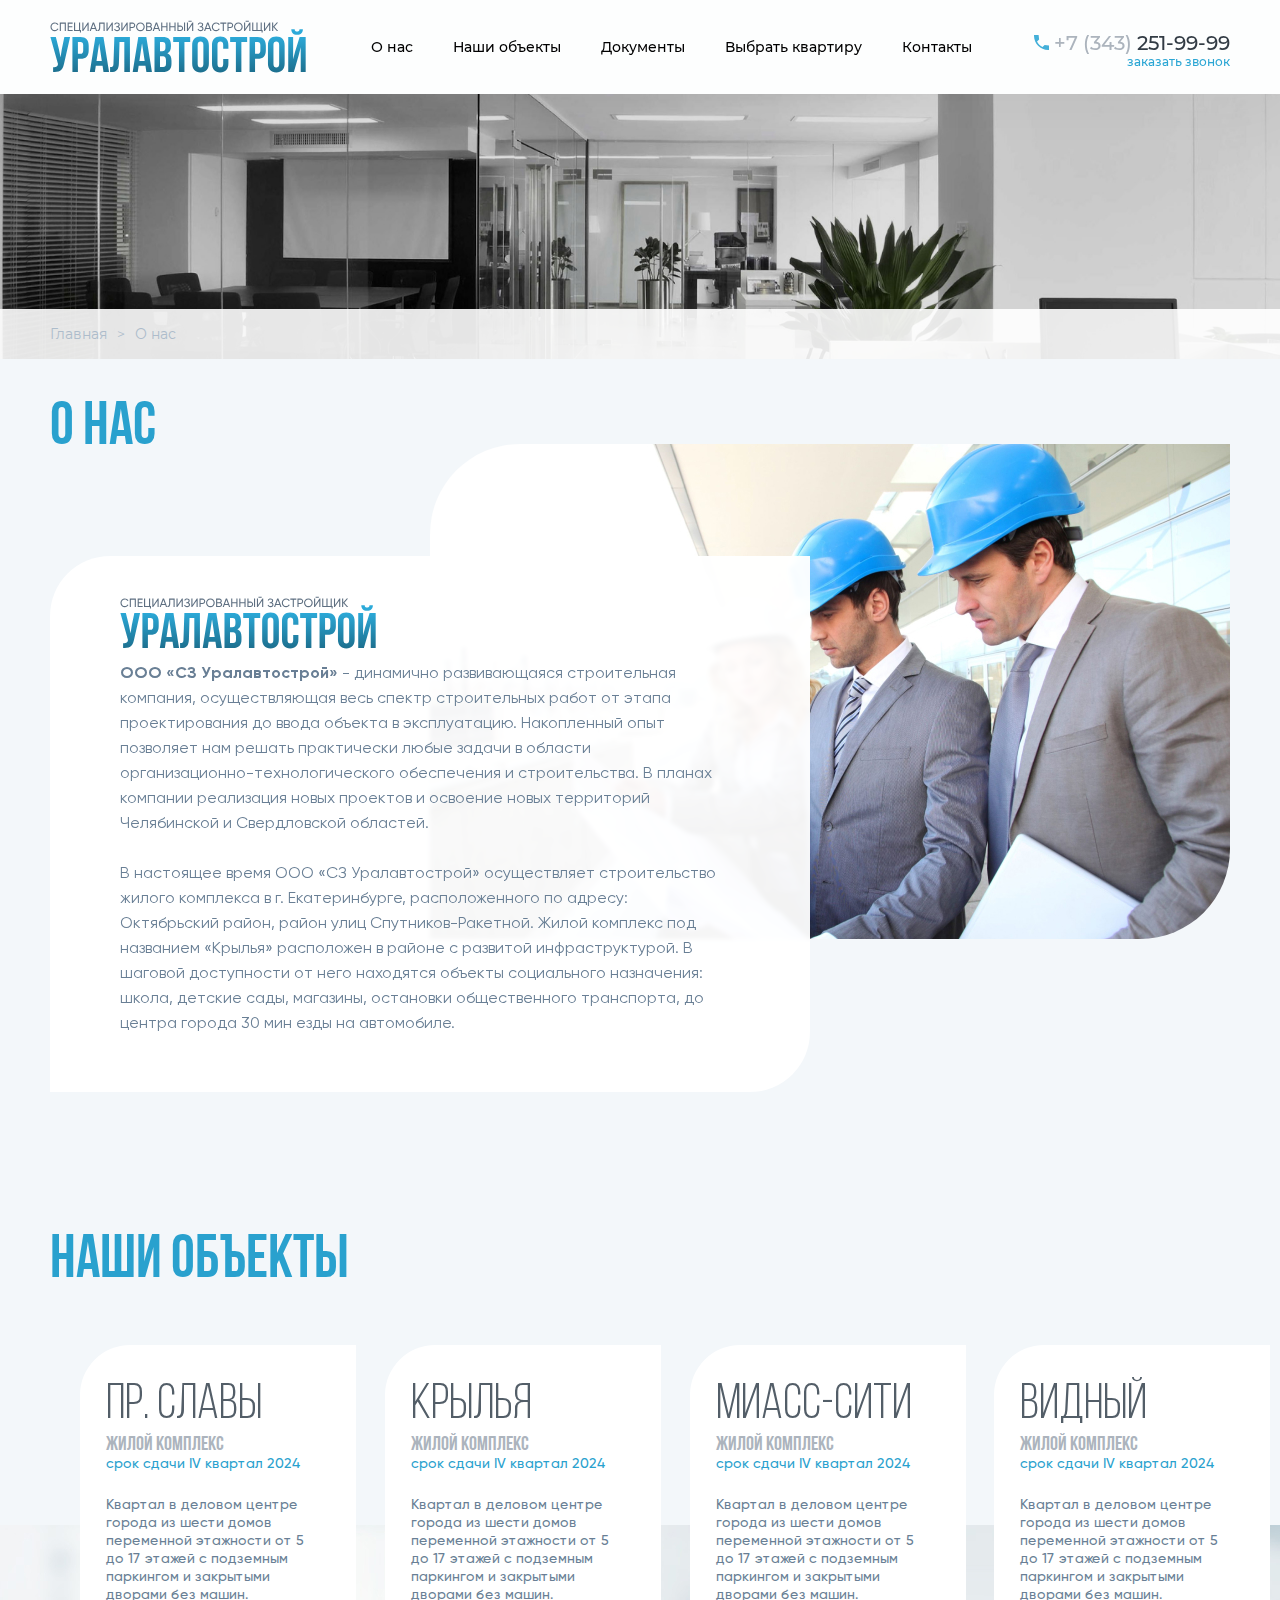
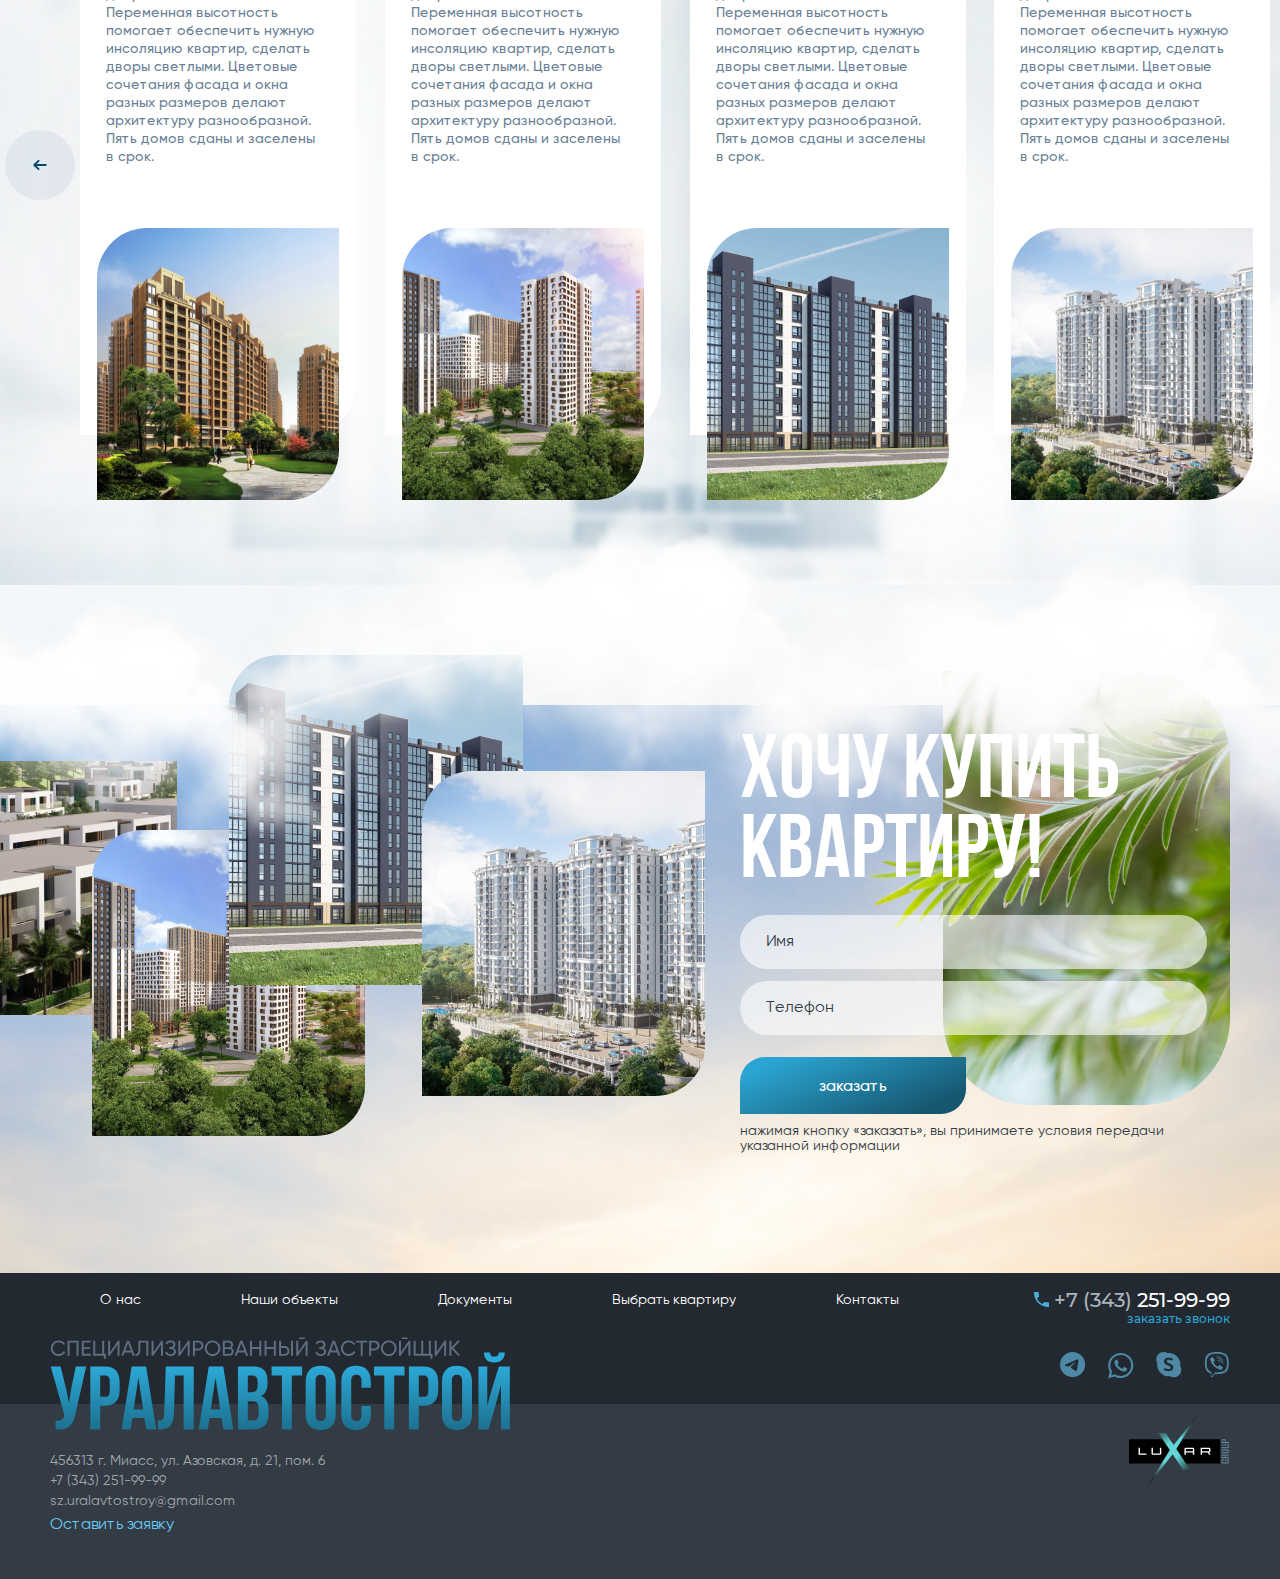
<file: about.html>
<!DOCTYPE html>
<html lang="ru">
<head>
    <meta charset="UTF-8">
    <meta name="viewport" content="width=device-width, initial-scale=1.0">

    <link rel="stylesheet" href="css/reset.css">
    <link rel="stylesheet" href="js/jquery/jquery-3.6.0.min.js">
    <link rel="stylesheet" href="js/swiper/swiper-bundle.min.css">
    <link rel="stylesheet" href="js/fancybox/fancybox.css">
    <link rel="stylesheet" href="css/style.css">

    <title>О нас</title>
</head>
<body>
    <header class="header">
        <div class="section-box header__content">
            <a href="index.html" class="header__logo"><img src="images/svg/logo.svg" alt=""></a>
            <nav class="menu header__menu">
                <ul>
                    <li><a href="about.html">О нас</a></li>
                    <li><a href="objects.html">Наши объекты</a></li>
                    <li><a href="docs.html">Документы</a></li>
                    <li><a href="select.html">Выбрать квартиру</a></li>
                    <li><a href="contacts.html">Контакты</a></li>
                </ul>
            </nav>
            <div class="tel header__tel">
                <a href="tel:+73432519999" class="tel__number">
                    <svg width="15" height="15" viewBox="0 0 15 15" fill="none" xmlns="http://www.w3.org/2000/svg">
                        <path d="M15 10.3842L10.608 9.87586L8.50777 11.976C6.14189 10.7728 4.21888 8.84978 3.01563 6.4839L5.12414 4.37538L4.61577 0H0.0237001C-0.459675 8.48407 6.51593 15.4597 15 14.9763V10.3842Z" fill="#44B0D9"/>
                    </svg>
                    <span><b>+7 (343)</b>&nbsp;251-99-99</span>
                </a>
                <a href="#" class="tel__open-popup" data-fancybox data-src="#dialog-content">заказать звонок</a>
            </div>
            <button class="header__burger-btn">
                <span></span>
                <span></span>
                <span></span>
            </button>
        </div>
    </header>
    <div class="burger">
        <div class="burger__content">
            <button class="burger__close-btn">
                <svg width="19" height="18" viewBox="0 0 19 18" fill="none" xmlns="http://www.w3.org/2000/svg">
                    <line x1="17.7979" y1="0.909111" x2="1.6127" y2="17.0943" stroke="#333C45"/>
                    <line y1="-0.5" x2="22.8893" y2="-0.5" transform="matrix(0.707107 0.707107 0.707107 -0.707107 1.25928 0.555557)" stroke="#333C45"/>
                </svg>
            </button>
            <nav class="menu">
                <ul>
                    <li><a href="about.html">О нас</a></li>
                    <li><a href="objects.html">Наши объекты</a></li>
                    <li><a href="docs.html">Документы</a></li>
                    <li><a href="select.html">Выбрать квартиру</a></li>
                    <li><a href="contacts.html">Контакты</a></li>
                </ul>
            </nav>
            <div class="tel">
                <a href="tel:+73432519999" class="tel__number">
                    <svg width="15" height="15" viewBox="0 0 15 15" fill="none" xmlns="http://www.w3.org/2000/svg">
                        <path d="M15 10.3842L10.608 9.87586L8.50777 11.976C6.14189 10.7728 4.21888 8.84978 3.01563 6.4839L5.12414 4.37538L4.61577 0H0.0237001C-0.459675 8.48407 6.51593 15.4597 15 14.9763V10.3842Z" fill="#44B0D9"/>
                    </svg>
                    <span><b>+7 (343)</b>&nbsp;251-99-99</span>
                </a>
                <a href="#" class="tel__open-popup" data-fancybox data-src="#dialog-content">заказать звонок</a>
            </div>
            <div class="socials">
                <a href="#" class="tg">
                    <svg width="26" height="26" viewBox="0 0 26 26" fill="none" xmlns="http://www.w3.org/2000/svg">
                        <path fill-rule="evenodd" clip-rule="evenodd" d="M25.1908 12.5954C25.1908 19.5517 19.5517 25.1908 12.5954 25.1908C5.63916 25.1908 0 19.5517 0 12.5954C0 5.63916 5.63916 0 12.5954 0C19.5517 0 25.1908 5.63916 25.1908 12.5954ZM13.0468 9.2985C11.8217 9.80805 9.37323 10.8627 5.7014 12.4625C5.10516 12.6996 4.79282 12.9315 4.76438 13.1583C4.71633 13.5417 5.19635 13.6926 5.85001 13.8981C5.93892 13.9261 6.03105 13.9551 6.12549 13.9858C6.7686 14.1948 7.63368 14.4394 8.0834 14.4491C8.49134 14.4579 8.94665 14.2897 9.44933 13.9445C12.88 11.6287 14.651 10.4582 14.7621 10.433C14.8406 10.4152 14.9493 10.3928 15.0229 10.4582C15.0966 10.5237 15.0893 10.6477 15.0815 10.6809C15.034 10.8836 13.1498 12.6354 12.1747 13.5419C11.8707 13.8246 11.655 14.025 11.6109 14.0708C11.5122 14.1734 11.4116 14.2704 11.3149 14.3636C10.7174 14.9396 10.2694 15.3715 11.3397 16.0768C11.854 16.4157 12.2655 16.696 12.6761 16.9756C13.1246 17.281 13.5718 17.5856 14.1505 17.9649C14.298 18.0616 14.4388 18.162 14.5759 18.2597C15.0978 18.6318 15.5666 18.966 16.1458 18.9127C16.4824 18.8817 16.8301 18.5653 17.0066 17.6214C17.4239 15.3907 18.2441 10.5575 18.4336 8.56591C18.4502 8.39142 18.4293 8.1681 18.4126 8.07007C18.3958 7.97204 18.3607 7.83237 18.2333 7.72897C18.0824 7.60652 17.8494 7.5807 17.7452 7.58253C17.2715 7.59088 16.5447 7.84361 13.0468 9.2985Z" fill="#8B96A2"/>
                    </svg>
                </a>
                <a href="#" class="whatsapp">
                    <svg width="26" height="27" viewBox="0 0 26 27" fill="none" xmlns="http://www.w3.org/2000/svg">
                        <path d="M8.90434 7.71422C9.12759 7.72336 9.37458 7.73381 9.60925 8.25545C9.76963 8.61206 10.0395 9.27687 10.2545 9.80668C10.413 10.1971 10.5417 10.5142 10.5749 10.5806C10.6532 10.7373 10.7054 10.9202 10.601 11.1294C10.5854 11.1606 10.5709 11.1902 10.5571 11.2184C10.4786 11.3785 10.421 11.4962 10.2881 11.6517C10.236 11.7126 10.1822 11.7781 10.1283 11.8436C10.0202 11.9751 9.91203 12.1066 9.81814 12.2003C9.66101 12.3565 9.49781 12.5262 9.68054 12.8395C9.86334 13.1531 10.492 14.1784 11.4233 15.0087C12.4236 15.9006 13.2927 16.2779 13.734 16.4695C13.8207 16.5071 13.8909 16.5376 13.9423 16.5634C14.2556 16.72 14.4383 16.6939 14.6211 16.4846C14.8039 16.2757 15.4038 15.5703 15.6127 15.257C15.8215 14.9434 16.0304 14.9956 16.3176 15.1C16.6048 15.2044 18.1448 15.9624 18.4581 16.119C18.5192 16.1496 18.5763 16.1771 18.6292 16.2027C18.8478 16.3082 18.9955 16.3794 19.0585 16.4846C19.1369 16.6156 19.1369 17.2425 18.8758 17.9738C18.6147 18.7053 17.3358 19.4107 16.7614 19.463C16.7061 19.468 16.6512 19.4744 16.5947 19.4811C16.0639 19.5435 15.3939 19.6223 13.0024 18.6792C10.0597 17.5188 8.11946 14.643 7.7186 14.0489C7.68573 14.0002 7.66321 13.9668 7.65134 13.951L7.64785 13.9463C7.47894 13.7206 6.37225 12.2416 6.37225 10.7112C6.37225 9.26861 7.08135 8.51242 7.40761 8.1645C7.42991 8.14072 7.45042 8.11885 7.46879 8.0988C7.75575 7.78533 8.0952 7.70689 8.30402 7.70689C8.31547 7.70689 8.32691 7.70688 8.33836 7.70688C8.53558 7.70686 8.7318 7.70683 8.90434 7.71422Z" fill="#8B96A2"/>
                        <path fill-rule="evenodd" clip-rule="evenodd" d="M1.89144 19.7428C0.778588 17.8459 0.196871 15.696 0.196871 13.4704C0.196871 6.56563 5.83699 0.950806 12.7417 0.950806C16.1055 0.950806 19.2418 2.26599 21.6192 4.61815C23.9714 6.9956 25.2865 10.1318 25.2865 13.4956C25.2865 20.4004 19.6464 26.0152 12.7417 26.0152C10.6425 26.0152 8.56853 25.5093 6.7475 24.4977L0.0957031 26.2428L1.89144 19.7428ZM3.9148 19.0346L4.16772 19.414L3.10545 23.2584L7.05101 22.2214L7.43039 22.449C9.02378 23.4101 10.8701 23.916 12.7417 23.916C18.483 23.916 23.162 19.2369 23.162 13.4956C23.162 10.7135 22.0745 8.08315 20.1017 6.11038C18.1542 4.16289 15.5238 3.07533 12.7417 3.07533C7.00042 3.07533 2.3214 7.72906 2.3214 13.4956C2.3214 15.4431 2.87782 17.3653 3.9148 19.0346Z" fill="#8B96A2"/>
                    </svg>
                </a>
                <a href="#" class="skype">
                    <svg width="26" height="26" viewBox="0 0 26 26" fill="none" xmlns="http://www.w3.org/2000/svg">
                        <path fill-rule="evenodd" clip-rule="evenodd" d="M7.64493 0C9.02894 0 10.3727 0.388801 11.5293 1.10572C11.941 1.06172 12.3556 1.03954 12.7713 1.03954C14.301 1.03954 15.8158 1.33986 17.2292 1.92334C18.6425 2.50682 19.9267 3.36204 21.0084 4.44017C22.0901 5.5183 22.9482 6.79823 23.5336 8.20687C24.119 9.61552 24.4203 11.1253 24.4203 12.65C24.4203 13.1918 24.3823 13.7318 24.307 14.266C24.4499 14.5195 24.5778 14.7818 24.6899 15.0516C25.0597 15.9412 25.25 16.8948 25.25 17.8578C25.25 18.8208 25.0597 19.7743 24.6899 20.664C24.3202 21.5537 23.7782 22.3621 23.095 23.043C22.4118 23.724 21.6008 24.2641 20.7081 24.6326C19.8155 25.0012 18.8588 25.1908 17.8926 25.1908C16.569 25.1908 15.2823 24.8354 14.1608 24.1776C13.7006 24.2327 13.2366 24.2605 12.7713 24.2605C11.2415 24.2605 9.72668 23.9601 8.31335 23.3767C6.90002 22.7932 5.61583 21.938 4.53412 20.8598C3.4524 19.7817 2.59433 18.5018 2.00891 17.0931C1.42349 15.6845 1.12218 14.1747 1.12218 12.65C1.12218 12.0791 1.16442 11.5103 1.248 10.9481C0.62555 9.85464 0.290039 8.60983 0.290039 7.33053C0.290039 5.38636 1.06493 3.52181 2.44424 2.14706C3.82354 0.772322 5.69429 0 7.64493 0ZM8.34775 11.0361C8.63203 11.5227 9.02486 11.9371 9.49562 12.2469C10.1193 12.6551 10.7824 12.9996 11.4748 13.2756C12.249 13.5991 12.8496 13.8734 13.2768 14.0985C13.6379 14.2761 13.9657 14.5147 14.2458 14.8038C14.4577 15.0287 14.5754 15.3261 14.5749 15.6351C14.584 15.853 14.5411 16.07 14.4497 16.268C14.3583 16.466 14.221 16.6393 14.0493 16.7737C13.5905 17.0825 13.0416 17.2288 12.49 17.1894C12.1781 17.1926 11.8668 17.1605 11.5621 17.0937C11.315 17.0394 11.0733 16.963 10.84 16.8653C10.6356 16.7768 10.3566 16.6441 10.0028 16.4673C9.71827 16.3155 9.40156 16.234 9.07913 16.2296C8.78974 16.2178 8.50687 16.3176 8.28897 16.5084C8.18504 16.6073 8.10381 16.7276 8.0509 16.861C7.99798 16.9944 7.97464 17.1376 7.98249 17.2809C7.97598 17.5526 8.0579 17.819 8.21592 18.04C8.40625 18.2812 8.65234 18.4726 8.93302 18.5976C10.0309 19.0734 11.2211 19.2986 12.4169 19.2567C13.2871 19.2742 14.1533 19.1331 14.9729 18.8402C15.653 18.5988 16.2453 18.1592 16.6733 17.5782C17.0937 16.9645 17.3067 16.2324 17.2813 15.489C17.2976 14.8818 17.1456 14.282 16.8421 13.7559C16.5339 13.2553 16.1187 12.8292 15.6262 12.5081C15.0027 12.1059 14.3412 11.7658 13.6513 11.4929C13.5775 11.4568 13.5012 11.4262 13.4229 11.4014C12.7158 11.1092 12.184 10.8746 11.8274 10.6977C11.5091 10.5485 11.2208 10.3421 10.9768 10.0889C10.7715 9.8734 10.6583 9.58635 10.6611 9.2887C10.6513 9.06199 10.7025 8.8368 10.8094 8.63665C10.9164 8.43651 11.0751 8.26875 11.269 8.15092C11.7286 7.87693 12.2576 7.74162 12.7923 7.7613C13.2025 7.757 13.6114 7.80784 14.0081 7.91244C14.4391 8.03672 14.8608 8.19104 15.2702 8.37428C15.4363 8.45135 15.6169 8.492 15.8 8.49351C15.9331 8.49704 16.0654 8.47238 16.1883 8.42115C16.3112 8.36992 16.4218 8.29328 16.5129 8.19626C16.6093 8.09097 16.6839 7.96775 16.7326 7.83361C16.7813 7.69948 16.8031 7.55706 16.7968 7.4145C16.8011 7.1401 16.7053 6.87352 16.5272 6.66466C16.2856 6.4108 15.9859 6.21946 15.6539 6.1071C15.2924 5.97434 14.9186 5.87786 14.538 5.81908C14.0062 5.73186 13.468 5.69056 12.9291 5.69565C12.1056 5.69077 11.2874 5.82856 10.5108 6.1029C9.79681 6.34395 9.15941 6.76985 8.66348 7.33725C8.18627 7.90228 7.93397 8.62331 7.95478 9.3626C7.93784 9.94513 8.0733 10.522 8.34775 11.0361Z" fill="#8B96A2"/>
                    </svg>
                </a>
                <a href="#" class="viber">
                    <svg width="26" height="26" viewBox="0 0 26 26" fill="none" xmlns="http://www.w3.org/2000/svg">
                        <path d="M15.9657 10.1491C15.9742 10.3249 15.8386 10.4743 15.6628 10.4828C15.4871 10.4913 15.3377 10.3557 15.3292 10.1799C15.2766 9.09105 14.7707 8.56868 13.7252 8.51313C13.5495 8.5038 13.4146 8.35378 13.424 8.17807C13.4333 8.00235 13.5833 7.86747 13.759 7.87681C15.1349 7.9499 15.8974 8.73741 15.9657 10.1491Z" fill="#8B96A2"/>
                        <path d="M17.2733 11.0312C17.4492 11.0352 17.5951 10.8958 17.5991 10.7199C17.6274 9.47457 17.2544 8.42309 16.4795 7.57881C15.7031 6.73301 14.6324 6.26468 13.277 6.16844C13.1015 6.15598 12.9491 6.28817 12.9367 6.46369C12.9242 6.63921 13.0564 6.7916 13.2319 6.80407C14.4324 6.88931 15.35 7.29064 16.01 8.0097C16.6706 8.72939 16.9867 9.62048 16.962 10.7054C16.958 10.8814 17.0974 11.0272 17.2733 11.0312Z" fill="#8B96A2"/>
                        <path d="M19.2738 11.3643C19.2752 11.5403 19.1336 11.684 18.9576 11.6853C18.7817 11.6866 18.638 11.545 18.6366 11.3691C18.6221 9.43018 18.0499 7.92305 16.9221 6.82027C15.7903 5.71725 14.3834 5.15988 12.6929 5.14907C12.517 5.14794 12.3753 5.00438 12.3764 4.82842C12.3775 4.65246 12.5211 4.51073 12.697 4.51186C14.5496 4.52371 16.115 5.1439 17.3672 6.36429C18.6238 7.59299 19.2581 9.26364 19.2738 11.3643Z" fill="#8B96A2"/>
                        <path d="M14.4944 14.1717C14.2563 14.4703 13.8064 14.4325 13.8064 14.4325C10.5326 13.5971 9.65559 10.2817 9.65559 10.2817C9.65559 10.2817 9.61778 9.83564 9.91643 9.5937L10.5062 9.12493C10.801 8.89811 10.9863 8.34996 10.6876 7.81315C10.5213 7.51451 10.1886 6.98148 9.94289 6.64503C9.68205 6.28967 9.07719 5.56385 9.07341 5.56007C8.78233 5.21228 8.35137 5.13289 7.89773 5.36727C7.89773 5.36727 7.89395 5.37105 7.89017 5.37105C7.45921 5.61299 7.05849 5.9381 6.68423 6.35016L6.67667 6.35772C6.39693 6.69417 6.23437 7.02684 6.19657 7.35195C6.18901 7.38976 6.18523 7.4389 6.18901 7.49561C6.18523 7.63926 6.20791 7.77913 6.25328 7.919L6.2684 7.93035C6.40827 8.43313 6.76362 9.26859 7.53103 10.6635C8.03004 11.567 8.54039 12.3231 9.04695 12.9582C9.31158 13.2947 9.614 13.6387 9.96179 13.9902L10.0979 14.1263C10.4495 14.4741 10.7935 14.7766 11.1299 15.0412C11.765 15.5477 12.5173 16.0581 13.4246 16.5571C14.8195 17.3245 15.655 17.6799 16.1578 17.8197L16.1691 17.8349C16.309 17.8802 16.4489 17.8991 16.5925 17.8991C16.6492 17.9029 16.6984 17.8991 16.7362 17.8916C17.0613 17.8538 17.394 17.6912 17.7304 17.4115L17.738 17.4039C18.15 17.0296 18.4751 16.6251 18.7171 16.198C18.7171 16.198 18.7209 16.1942 18.7209 16.1904C18.9552 15.7368 18.8759 15.3058 18.5281 15.0147C18.5281 15.0147 17.7985 14.4061 17.4431 14.1452C17.1104 13.8995 16.5736 13.5706 16.275 13.4005C15.7382 13.1019 15.19 13.2871 14.9632 13.582L14.4944 14.1717Z" fill="#8B96A2"/>
                        <path fill-rule="evenodd" clip-rule="evenodd" d="M13.3301 0.0180821C18.9628 0.0445445 21.4918 1.88179 22.1194 2.4564C24.1948 4.25963 25.3478 8.25924 24.5728 14.5762C23.8911 20.1576 19.998 21.1477 18.692 21.4799C18.5641 21.5124 18.461 21.5387 18.3882 21.5623C18.0366 21.6757 14.9254 22.4544 10.8842 22.1142C10.4381 22.6321 9.8446 23.3126 9.41743 23.7738C9.28837 23.9128 9.16754 24.0501 9.05207 24.1813C8.4674 24.8456 8.02011 25.3538 7.33823 25.1423C6.66155 24.9343 6.69936 23.9061 6.69936 23.9061L6.70314 21.3695H6.69936C0.786896 19.7061 0.873843 13.5782 0.941889 10.3044C1.00616 7.03062 1.64125 4.39194 3.44448 2.58872C6.68423 -0.382635 13.3301 0.0180821 13.3301 0.0180821ZM18.0213 19.713C19.1313 19.4554 22.2312 18.736 22.8036 14.1226C23.4576 8.84519 22.5617 5.24252 20.8076 3.73416C20.2784 3.25406 17.995 1.82131 13.228 1.79862C13.228 1.79862 7.58396 1.42815 4.84321 3.90806C3.31973 5.41264 2.8056 7.6506 2.74889 10.3838L2.74271 10.6622C2.67874 13.4573 2.56598 18.3834 7.39872 19.725C7.39872 19.725 7.37982 23.5999 7.37604 23.9401C7.37604 24.1783 7.41384 24.3408 7.54993 24.3748C7.64822 24.4013 7.79566 24.3484 7.92041 24.2236C8.71806 23.4184 11.2774 20.3337 11.2774 20.3337C14.7099 20.5605 17.4393 19.88 17.7342 19.7855C17.8021 19.7639 17.8998 19.7412 18.0213 19.713Z" fill="#8B96A2"/>
                    </svg>
                </a>
            </div>
            <div class="address">
                <p>456313 г. Миасс, ул. Азовская, д. 21, пом. 6</p>
                <p>+7 (343) 251-99-99</p>
                <p>sz.uralavtostroy@gmail.com</p>
                <a href="#">Оставить заявку</a>
            </div>
        </div>
    </div>
    <div class="up up-invisible">
        <svg width="12" height="16" viewBox="0 0 12 16" fill="none" xmlns="http://www.w3.org/2000/svg">
            <path d="M0.319766 7.09358C0.11502 6.87926 -4.11385e-07 6.58862 -4.24631e-07 6.28557C-4.37878e-07 5.98252 0.11502 5.69187 0.319766 5.47755L5.23444 0.334618C5.43925 0.120362 5.71699 -2.49898e-07 6.00659 -2.62557e-07C6.29619 -2.75215e-07 6.57393 0.120362 6.77874 0.334618L11.6934 5.47755C11.8924 5.6931 12.0024 5.98179 12 6.28145C11.9975 6.58111 11.8826 6.86776 11.6801 7.07966C11.4776 7.29155 11.2037 7.41175 10.9173 7.41435C10.631 7.41696 10.3551 7.30176 10.1491 7.09358L7.09874 3.99982L7.09874 14.8571C7.09874 15.1602 6.98368 15.4509 6.77886 15.6653C6.57404 15.8796 6.29625 16 6.00659 16C5.71694 16 5.43914 15.8796 5.23433 15.6653C5.02951 15.4509 4.91444 15.1602 4.91444 14.8571L4.91444 3.99982L1.86407 7.09358C1.65926 7.30783 1.38152 7.4282 1.09192 7.4282C0.802318 7.4282 0.524575 7.30783 0.319766 7.09358Z" fill="#034A6E"/>
        </svg>
    </div>
    <div class="nav-chain">
        <div class="nav-chain__content">
            <div class="section-box">
                <a href="index.html">Главная</a><p>></p><a href="#">О нас</a>
            </div>
        </div>
        <img src="images/nav-chain-bg-about.jpg" alt="">
    </div>
    <section class="about-page">
        <div class="section-box">
            <h1>О нас</h1>
            <div class="about-page__content">
                <div class="about-page__text-box">
                    <img src="images/svg/logo.svg" alt="">
                    <p>
                        <span>ООО «СЗ Уралавтострой»</span> - динамично развивающаяся строительная компания, осуществляющая весь спектр строительных работ от этапа проектирования до ввода объекта в эксплуатацию.
                        Накопленный опыт позволяет нам решать практически любые задачи в области организационно-технологического обеспечения и строительства.
                        В планах компании реализация новых проектов и освоение новых территорий Челябинской и Свердловской областей.
                        <br><br>
                        В настоящее время ООО «СЗ Уралавтострой» осуществляет строительство жилого комплекса в г. Екатеринбурге, расположенного по адресу: Октябрьский район, район улиц Спутников-Ракетной.
                        Жилой комплекс под названием «Крылья» расположен в районе с развитой инфраструктурой. В шаговой доступности от него находятся объекты социального назначения: школа, детские сады, магазины, остановки общественного транспорта, до центра города 30 мин езды на автомобиле.
                    </p>
                </div>
                <img src="images/about-page-img.jpg" alt="">
            </div>
        </div>
    </section>
    <section class="objects">
        <h2 class="section-box">Наши объекты</h2>
        <div class="objects__content section-box">
            <a href="#" class="more objects__content__more">
                <img src="images/svg/arrow-disabled.svg" alt="">
            </a>
            <div class="objects__card">
                <h3>пр. Славы</h3>
                <p class="description">жилой комплекс<br><span>срок сдачи IV квартал 2024</span></p>
                <p class="objects__card__text">Квартал в деловом центре города из шести домов переменной этажности от 5 до 17 этажей с подземным паркингом и закрытыми дворами без машин. Переменная высотность помогает обеспечить нужную инсоляцию квартир, сделать дворы светлыми. Цветовые сочетания фасада и окна разных размеров делают архитектуру разнообразной. Пять домов сданы и заселены в срок.</p>
                <a href="#" class="btn-shadow">подробнее</a>
                <img src="images/object-img-1.jpg" alt="">
            </div>
            <div class="objects__card">
                <h3>Крылья</h3>
                <p class="description">жилой комплекс<br><span>срок сдачи IV квартал 2024</span></p>
                <p class="objects__card__text">Квартал в деловом центре города из шести домов переменной этажности от 5 до 17 этажей с подземным паркингом и закрытыми дворами без машин. Переменная высотность помогает обеспечить нужную инсоляцию квартир, сделать дворы светлыми. Цветовые сочетания фасада и окна разных размеров делают архитектуру разнообразной. Пять домов сданы и заселены в срок.</p>
                <a href="krilya.html" class="btn-shadow">подробнее</a>
                <img src="images/object-img-2.jpg" alt="">
            </div>
            <div class="objects__card">
                <h3>Миасс-Cити</h3>
                <p class="description">жилой комплекс<br><span>срок сдачи IV квартал 2024</span></p>
                <p class="objects__card__text">Квартал в деловом центре города из шести домов переменной этажности от 5 до 17 этажей с подземным паркингом и закрытыми дворами без машин. Переменная высотность помогает обеспечить нужную инсоляцию квартир, сделать дворы светлыми. Цветовые сочетания фасада и окна разных размеров делают архитектуру разнообразной. Пять домов сданы и заселены в срок.</p>
                <a href="#" class="btn-shadow">подробнее</a>
                <img src="images/object-img-3.jpg" alt="">
            </div>
            <div class="objects__card">
                <h3>видный</h3>
                <p class="description">жилой комплекс<br><span>срок сдачи IV квартал 2024</span></p>
                <p class="objects__card__text">Квартал в деловом центре города из шести домов переменной этажности от 5 до 17 этажей с подземным паркингом и закрытыми дворами без машин. Переменная высотность помогает обеспечить нужную инсоляцию квартир, сделать дворы светлыми. Цветовые сочетания фасада и окна разных размеров делают архитектуру разнообразной. Пять домов сданы и заселены в срок.</p>
                <a href="#" class="btn-shadow">подробнее</a>
                <img src="images/object-img-4jpg.jpg" alt="">
            </div>
        </div>
        <img src="images/objects-bg.jpg" alt="" class="objects__bg">
    </section>
    <section class="order">
        <div class="section-box">
            <div class="order__images">
                <img src="images/order-img-1.jpg" alt="">
                <img src="images/order-img-2.jpg" alt="">
                <img src="images/order-img-3.jpg" alt="">
                <img src="images/order-img-4.jpg" alt="">
            </div>
            <form>
                <h2>Хочу купить<br>квартиру!</h2>
                <input type="text" placeholder="Имя">
                <input type="tel" placeholder="Телефон">
                <button class="btn-shadow">заказать</button>
                <p>нажимая кнопку «заказать», вы принимаете условия передачи указанной информации</p>
            </form>
            <div class="order__leaf">
                <img src="images/order-img-5.jpg" alt="">
                <img src="images/order-leaf.png" alt="">
            </div>
        </div>
        <div class="order__clouds">
            <img src="images/cloud.png" alt="">
            <img src="images/cloud.png" alt="">
            <img src="images/cloud.png" alt="">
        </div>
    </section>
    <footer class="footer">
        <div class="footer__top">
            <div class="section-box">
                <nav class="menu footer__menu">
                    <ul>
                        <li><a href="about.html">О нас</a></li>
                        <li><a href="objects.html">Наши объекты</a></li>
                        <li><a href="docs.html">Документы</a></li>
                        <li><a href="select.html">Выбрать квартиру</a></li>
                        <li><a href="contacts.html">Контакты</a></li>
                    </ul>
                </nav>
                <div>
                    <div class="tel footer__tel">
                        <a href="tel:+73432519999" class="tel__number">
                            <svg width="15" height="15" viewBox="0 0 15 15" fill="none" xmlns="http://www.w3.org/2000/svg">
                                <path d="M15 10.3842L10.608 9.87586L8.50777 11.976C6.14189 10.7728 4.21888 8.84978 3.01563 6.4839L5.12414 4.37538L4.61577 0H0.0237001C-0.459675 8.48407 6.51593 15.4597 15 14.9763V10.3842Z" fill="#44B0D9"/>
                            </svg>
                            <span><b>+7 (343)</b>&nbsp;251-99-99</span>
                        </a>
                        <a href="#" class="tel__open-popup" data-fancybox data-src="#dialog-content">заказать звонок</a>
                    </div>
                    <div class="socials">
                        <a href="#" class="tg">
                            <svg width="26" height="26" viewBox="0 0 26 26" fill="none" xmlns="http://www.w3.org/2000/svg">
                                <path fill-rule="evenodd" clip-rule="evenodd" d="M25.1908 12.5954C25.1908 19.5517 19.5517 25.1908 12.5954 25.1908C5.63916 25.1908 0 19.5517 0 12.5954C0 5.63916 5.63916 0 12.5954 0C19.5517 0 25.1908 5.63916 25.1908 12.5954ZM13.0468 9.2985C11.8217 9.80805 9.37323 10.8627 5.7014 12.4625C5.10516 12.6996 4.79282 12.9315 4.76438 13.1583C4.71633 13.5417 5.19635 13.6926 5.85001 13.8981C5.93892 13.9261 6.03105 13.9551 6.12549 13.9858C6.7686 14.1948 7.63368 14.4394 8.0834 14.4491C8.49134 14.4579 8.94665 14.2897 9.44933 13.9445C12.88 11.6287 14.651 10.4582 14.7621 10.433C14.8406 10.4152 14.9493 10.3928 15.0229 10.4582C15.0966 10.5237 15.0893 10.6477 15.0815 10.6809C15.034 10.8836 13.1498 12.6354 12.1747 13.5419C11.8707 13.8246 11.655 14.025 11.6109 14.0708C11.5122 14.1734 11.4116 14.2704 11.3149 14.3636C10.7174 14.9396 10.2694 15.3715 11.3397 16.0768C11.854 16.4157 12.2655 16.696 12.6761 16.9756C13.1246 17.281 13.5718 17.5856 14.1505 17.9649C14.298 18.0616 14.4388 18.162 14.5759 18.2597C15.0978 18.6318 15.5666 18.966 16.1458 18.9127C16.4824 18.8817 16.8301 18.5653 17.0066 17.6214C17.4239 15.3907 18.2441 10.5575 18.4336 8.56591C18.4502 8.39142 18.4293 8.1681 18.4126 8.07007C18.3958 7.97204 18.3607 7.83237 18.2333 7.72897C18.0824 7.60652 17.8494 7.5807 17.7452 7.58253C17.2715 7.59088 16.5447 7.84361 13.0468 9.2985Z" fill="#4D89A5"/>
                            </svg>
                        </a>
                        <a href="#" class="whatsapp">
                            <svg width="26" height="27" viewBox="0 0 26 27" fill="none" xmlns="http://www.w3.org/2000/svg">
                                <path d="M8.90434 7.71422C9.12759 7.72336 9.37458 7.73381 9.60925 8.25545C9.76963 8.61206 10.0395 9.27687 10.2545 9.80668C10.413 10.1971 10.5417 10.5142 10.5749 10.5806C10.6532 10.7373 10.7054 10.9202 10.601 11.1294C10.5854 11.1606 10.5709 11.1902 10.5571 11.2184C10.4786 11.3785 10.421 11.4962 10.2881 11.6517C10.236 11.7126 10.1822 11.7781 10.1283 11.8436C10.0202 11.9751 9.91203 12.1066 9.81814 12.2003C9.66101 12.3565 9.49781 12.5262 9.68054 12.8395C9.86334 13.1531 10.492 14.1784 11.4233 15.0087C12.4236 15.9006 13.2927 16.2779 13.734 16.4695C13.8207 16.5071 13.8909 16.5376 13.9423 16.5634C14.2556 16.72 14.4383 16.6939 14.6211 16.4846C14.8039 16.2757 15.4038 15.5703 15.6127 15.257C15.8215 14.9434 16.0304 14.9956 16.3176 15.1C16.6048 15.2044 18.1448 15.9624 18.4581 16.119C18.5192 16.1496 18.5763 16.1771 18.6292 16.2027C18.8478 16.3082 18.9955 16.3794 19.0585 16.4846C19.1369 16.6156 19.1369 17.2425 18.8758 17.9738C18.6147 18.7053 17.3358 19.4107 16.7614 19.463C16.7061 19.468 16.6512 19.4744 16.5947 19.4811C16.0639 19.5435 15.3939 19.6223 13.0024 18.6792C10.0597 17.5188 8.11946 14.643 7.7186 14.0489C7.68573 14.0002 7.66321 13.9668 7.65134 13.951L7.64785 13.9463C7.47894 13.7206 6.37225 12.2416 6.37225 10.7112C6.37225 9.26861 7.08135 8.51242 7.40761 8.1645C7.42991 8.14072 7.45042 8.11885 7.46879 8.0988C7.75575 7.78533 8.0952 7.70689 8.30402 7.70689C8.31547 7.70689 8.32691 7.70688 8.33836 7.70688C8.53558 7.70686 8.7318 7.70683 8.90434 7.71422Z" fill="#4D89A5"/>
                                <path fill-rule="evenodd" clip-rule="evenodd" d="M1.89144 19.7428C0.778588 17.8459 0.196871 15.696 0.196871 13.4704C0.196871 6.56563 5.83699 0.950806 12.7417 0.950806C16.1055 0.950806 19.2418 2.26599 21.6192 4.61815C23.9714 6.9956 25.2865 10.1318 25.2865 13.4956C25.2865 20.4004 19.6464 26.0152 12.7417 26.0152C10.6425 26.0152 8.56853 25.5093 6.7475 24.4977L0.0957031 26.2428L1.89144 19.7428ZM3.9148 19.0346L4.16772 19.414L3.10545 23.2584L7.05101 22.2214L7.43039 22.449C9.02378 23.4101 10.8701 23.916 12.7417 23.916C18.483 23.916 23.162 19.2369 23.162 13.4956C23.162 10.7135 22.0745 8.08315 20.1017 6.11038C18.1542 4.16289 15.5238 3.07533 12.7417 3.07533C7.00042 3.07533 2.3214 7.72906 2.3214 13.4956C2.3214 15.4431 2.87782 17.3653 3.9148 19.0346Z" fill="#4D89A5"/>
                            </svg>
                        </a>
                        <a href="#" class="skype">
                            <svg width="26" height="26" viewBox="0 0 26 26" fill="none" xmlns="http://www.w3.org/2000/svg">
                                <path fill-rule="evenodd" clip-rule="evenodd" d="M7.64493 0C9.02894 0 10.3727 0.388801 11.5293 1.10572C11.941 1.06172 12.3556 1.03954 12.7713 1.03954C14.301 1.03954 15.8158 1.33986 17.2292 1.92334C18.6425 2.50682 19.9267 3.36204 21.0084 4.44017C22.0901 5.5183 22.9482 6.79823 23.5336 8.20687C24.119 9.61552 24.4203 11.1253 24.4203 12.65C24.4203 13.1918 24.3823 13.7318 24.307 14.266C24.4499 14.5195 24.5778 14.7818 24.6899 15.0516C25.0597 15.9412 25.25 16.8948 25.25 17.8578C25.25 18.8208 25.0597 19.7743 24.6899 20.664C24.3202 21.5537 23.7782 22.3621 23.095 23.043C22.4118 23.724 21.6008 24.2641 20.7081 24.6326C19.8155 25.0012 18.8588 25.1908 17.8926 25.1908C16.569 25.1908 15.2823 24.8354 14.1608 24.1776C13.7006 24.2327 13.2366 24.2605 12.7713 24.2605C11.2415 24.2605 9.72668 23.9601 8.31335 23.3767C6.90002 22.7932 5.61583 21.938 4.53412 20.8598C3.4524 19.7817 2.59433 18.5018 2.00891 17.0931C1.42349 15.6845 1.12218 14.1747 1.12218 12.65C1.12218 12.0791 1.16442 11.5103 1.248 10.9481C0.62555 9.85464 0.290039 8.60983 0.290039 7.33053C0.290039 5.38636 1.06493 3.52181 2.44424 2.14706C3.82354 0.772322 5.69429 0 7.64493 0ZM8.34775 11.0361C8.63203 11.5227 9.02486 11.9371 9.49562 12.2469C10.1193 12.6551 10.7824 12.9996 11.4748 13.2756C12.249 13.5991 12.8496 13.8734 13.2768 14.0985C13.6379 14.2761 13.9657 14.5147 14.2458 14.8038C14.4577 15.0287 14.5754 15.3261 14.5749 15.6351C14.584 15.853 14.5411 16.07 14.4497 16.268C14.3583 16.466 14.221 16.6393 14.0493 16.7737C13.5905 17.0825 13.0416 17.2288 12.49 17.1894C12.1781 17.1926 11.8668 17.1605 11.5621 17.0937C11.315 17.0394 11.0733 16.963 10.84 16.8653C10.6356 16.7768 10.3566 16.6441 10.0028 16.4673C9.71827 16.3155 9.40156 16.234 9.07913 16.2296C8.78974 16.2178 8.50687 16.3176 8.28897 16.5084C8.18504 16.6073 8.10381 16.7276 8.0509 16.861C7.99798 16.9944 7.97464 17.1376 7.98249 17.2809C7.97598 17.5526 8.0579 17.819 8.21592 18.04C8.40625 18.2812 8.65234 18.4726 8.93302 18.5976C10.0309 19.0734 11.2211 19.2986 12.4169 19.2567C13.2871 19.2742 14.1533 19.1331 14.9729 18.8402C15.653 18.5988 16.2453 18.1592 16.6733 17.5782C17.0937 16.9645 17.3067 16.2324 17.2813 15.489C17.2976 14.8818 17.1456 14.282 16.8421 13.7559C16.5339 13.2553 16.1187 12.8292 15.6262 12.5081C15.0027 12.1059 14.3412 11.7658 13.6513 11.4929C13.5775 11.4568 13.5012 11.4262 13.4229 11.4014C12.7158 11.1092 12.184 10.8746 11.8274 10.6977C11.5091 10.5485 11.2208 10.3421 10.9768 10.0889C10.7715 9.8734 10.6583 9.58635 10.6611 9.2887C10.6513 9.06199 10.7025 8.8368 10.8094 8.63665C10.9164 8.43651 11.0751 8.26875 11.269 8.15092C11.7286 7.87693 12.2576 7.74162 12.7923 7.7613C13.2025 7.757 13.6114 7.80784 14.0081 7.91244C14.4391 8.03672 14.8608 8.19104 15.2702 8.37428C15.4363 8.45135 15.6169 8.492 15.8 8.49351C15.9331 8.49704 16.0654 8.47238 16.1883 8.42115C16.3112 8.36992 16.4218 8.29328 16.5129 8.19626C16.6093 8.09097 16.6839 7.96775 16.7326 7.83361C16.7813 7.69948 16.8031 7.55706 16.7968 7.4145C16.8011 7.1401 16.7053 6.87352 16.5272 6.66466C16.2856 6.4108 15.9859 6.21946 15.6539 6.1071C15.2924 5.97434 14.9186 5.87786 14.538 5.81908C14.0062 5.73186 13.468 5.69056 12.9291 5.69565C12.1056 5.69077 11.2874 5.82856 10.5108 6.1029C9.79681 6.34395 9.15941 6.76985 8.66348 7.33725C8.18627 7.90228 7.93397 8.62331 7.95478 9.3626C7.93784 9.94513 8.0733 10.522 8.34775 11.0361Z" fill="#4D89A5"/>
                            </svg>
                        </a>
                        <a href="#" class="viber">
                            <svg width="26" height="26" viewBox="0 0 26 26" fill="none" xmlns="http://www.w3.org/2000/svg">
                                <path d="M15.9657 10.1491C15.9742 10.3249 15.8386 10.4743 15.6628 10.4828C15.4871 10.4913 15.3377 10.3557 15.3292 10.1799C15.2766 9.09105 14.7707 8.56868 13.7252 8.51313C13.5495 8.5038 13.4146 8.35378 13.424 8.17807C13.4333 8.00235 13.5833 7.86747 13.759 7.87681C15.1349 7.9499 15.8974 8.73741 15.9657 10.1491Z" fill="#4D89A5"/>
                                <path d="M17.2733 11.0312C17.4492 11.0352 17.5951 10.8958 17.5991 10.7199C17.6274 9.47457 17.2544 8.42309 16.4795 7.57881C15.7031 6.73301 14.6324 6.26468 13.277 6.16844C13.1015 6.15598 12.9491 6.28817 12.9367 6.46369C12.9242 6.63921 13.0564 6.7916 13.2319 6.80407C14.4324 6.88931 15.35 7.29064 16.01 8.0097C16.6706 8.72939 16.9867 9.62048 16.962 10.7054C16.958 10.8814 17.0974 11.0272 17.2733 11.0312Z" fill="#4D89A5"/>
                                <path d="M19.2738 11.3643C19.2752 11.5403 19.1336 11.684 18.9576 11.6853C18.7817 11.6866 18.638 11.545 18.6366 11.3691C18.6221 9.43018 18.0499 7.92305 16.9221 6.82027C15.7903 5.71725 14.3834 5.15988 12.6929 5.14907C12.517 5.14794 12.3753 5.00438 12.3764 4.82842C12.3775 4.65246 12.5211 4.51073 12.697 4.51186C14.5496 4.52371 16.115 5.1439 17.3672 6.36429C18.6238 7.59299 19.2581 9.26364 19.2738 11.3643Z" fill="#4D89A5"/>
                                <path d="M14.4944 14.1717C14.2563 14.4703 13.8064 14.4325 13.8064 14.4325C10.5326 13.5971 9.65559 10.2817 9.65559 10.2817C9.65559 10.2817 9.61778 9.83564 9.91643 9.5937L10.5062 9.12493C10.801 8.89811 10.9863 8.34996 10.6876 7.81315C10.5213 7.51451 10.1886 6.98148 9.94289 6.64503C9.68205 6.28967 9.07719 5.56385 9.07341 5.56007C8.78233 5.21228 8.35137 5.13289 7.89773 5.36727C7.89773 5.36727 7.89395 5.37105 7.89017 5.37105C7.45921 5.61299 7.05849 5.9381 6.68423 6.35016L6.67667 6.35772C6.39693 6.69417 6.23437 7.02684 6.19657 7.35195C6.18901 7.38976 6.18523 7.4389 6.18901 7.49561C6.18523 7.63926 6.20791 7.77913 6.25328 7.919L6.2684 7.93035C6.40827 8.43313 6.76362 9.26859 7.53103 10.6635C8.03004 11.567 8.54039 12.3231 9.04695 12.9582C9.31158 13.2947 9.614 13.6387 9.96179 13.9902L10.0979 14.1263C10.4495 14.4741 10.7935 14.7766 11.1299 15.0412C11.765 15.5477 12.5173 16.0581 13.4246 16.5571C14.8195 17.3245 15.655 17.6799 16.1578 17.8197L16.1691 17.8349C16.309 17.8802 16.4489 17.8991 16.5925 17.8991C16.6492 17.9029 16.6984 17.8991 16.7362 17.8916C17.0613 17.8538 17.394 17.6912 17.7304 17.4115L17.738 17.4039C18.15 17.0296 18.4751 16.6251 18.7171 16.198C18.7171 16.198 18.7209 16.1942 18.7209 16.1904C18.9552 15.7368 18.8759 15.3058 18.5281 15.0147C18.5281 15.0147 17.7985 14.4061 17.4431 14.1452C17.1104 13.8995 16.5736 13.5706 16.275 13.4005C15.7382 13.1019 15.19 13.2871 14.9632 13.582L14.4944 14.1717Z" fill="#4D89A5"/>
                                <path fill-rule="evenodd" clip-rule="evenodd" d="M13.3301 0.0180821C18.9628 0.0445445 21.4918 1.88179 22.1194 2.4564C24.1948 4.25963 25.3478 8.25924 24.5728 14.5762C23.8911 20.1576 19.998 21.1477 18.692 21.4799C18.5641 21.5124 18.461 21.5387 18.3882 21.5623C18.0366 21.6757 14.9254 22.4544 10.8842 22.1142C10.4381 22.6321 9.8446 23.3126 9.41743 23.7738C9.28837 23.9128 9.16754 24.0501 9.05207 24.1813C8.4674 24.8456 8.02011 25.3538 7.33823 25.1423C6.66155 24.9343 6.69936 23.9061 6.69936 23.9061L6.70314 21.3695H6.69936C0.786896 19.7061 0.873843 13.5782 0.941889 10.3044C1.00616 7.03062 1.64125 4.39194 3.44448 2.58872C6.68423 -0.382635 13.3301 0.0180821 13.3301 0.0180821ZM18.0213 19.713C19.1313 19.4554 22.2312 18.736 22.8036 14.1226C23.4576 8.84519 22.5617 5.24252 20.8076 3.73416C20.2784 3.25406 17.995 1.82131 13.228 1.79862C13.228 1.79862 7.58396 1.42815 4.84321 3.90806C3.31973 5.41264 2.8056 7.6506 2.74889 10.3838L2.74271 10.6622C2.67874 13.4573 2.56598 18.3834 7.39872 19.725C7.39872 19.725 7.37982 23.5999 7.37604 23.9401C7.37604 24.1783 7.41384 24.3408 7.54993 24.3748C7.64822 24.4013 7.79566 24.3484 7.92041 24.2236C8.71806 23.4184 11.2774 20.3337 11.2774 20.3337C14.7099 20.5605 17.4393 19.88 17.7342 19.7855C17.8021 19.7639 17.8998 19.7412 18.0213 19.713Z" fill="#4D89A5"/>
                            </svg>
                        </a>
                    </div>
                </div>
            </div>
        </div>
        <div class="footer__bottom">
            <div class="section-box">
                <a href="#" class="footer__logo">
                    <img src="images/svg/logo.svg" alt="">
                </a>
                <div class="address">
                    <p>456313 г. Миасс, ул. Азовская, д. 21, пом. 6</p>
                    <p>+7 (343) 251-99-99</p>
                    <p>sz.uralavtostroy@gmail.com</p>
                    <a href="#">Оставить заявку</a>
                </div>
                <a href="https://luxargroup.ru/" target="_blank" class="footer__luxar"><img src="images/svg/logo-luxar.svg" alt=""></a>
            </div>
        </div>
    </footer>
    <div class="call" id="dialog-content" style="display: none;">
        <h2>Заказать звонок</h2>
        <form>
            <input type="text" placeholder="Имя">
            <input type="tel" placeholder="Телефон">
            <button class="btn-shadow">заказать</button>
            <p>нажимая кнопку «заказать», вы принимаете <a href="#">условия передачи</a> указанной информации</p>
        </form>
        <div class="call__leaf">
            <img src="images/order-img-5.jpg" alt="">
            <img src="images/order-leaf.png" alt="">
        </div>
    </div>
    <script src="js/jquery/jquery-3.6.0.min.js"></script>
    <script src="js/jquery/jquery.inputmask.min.js"></script>
    <script src="js/swiper/swiper-bundle.min.js"></script>
    <script src="js/fancybox/fancybox.umd.js"></script>
    <script src="js/index.js"></script>
</body>
</html>
</file>
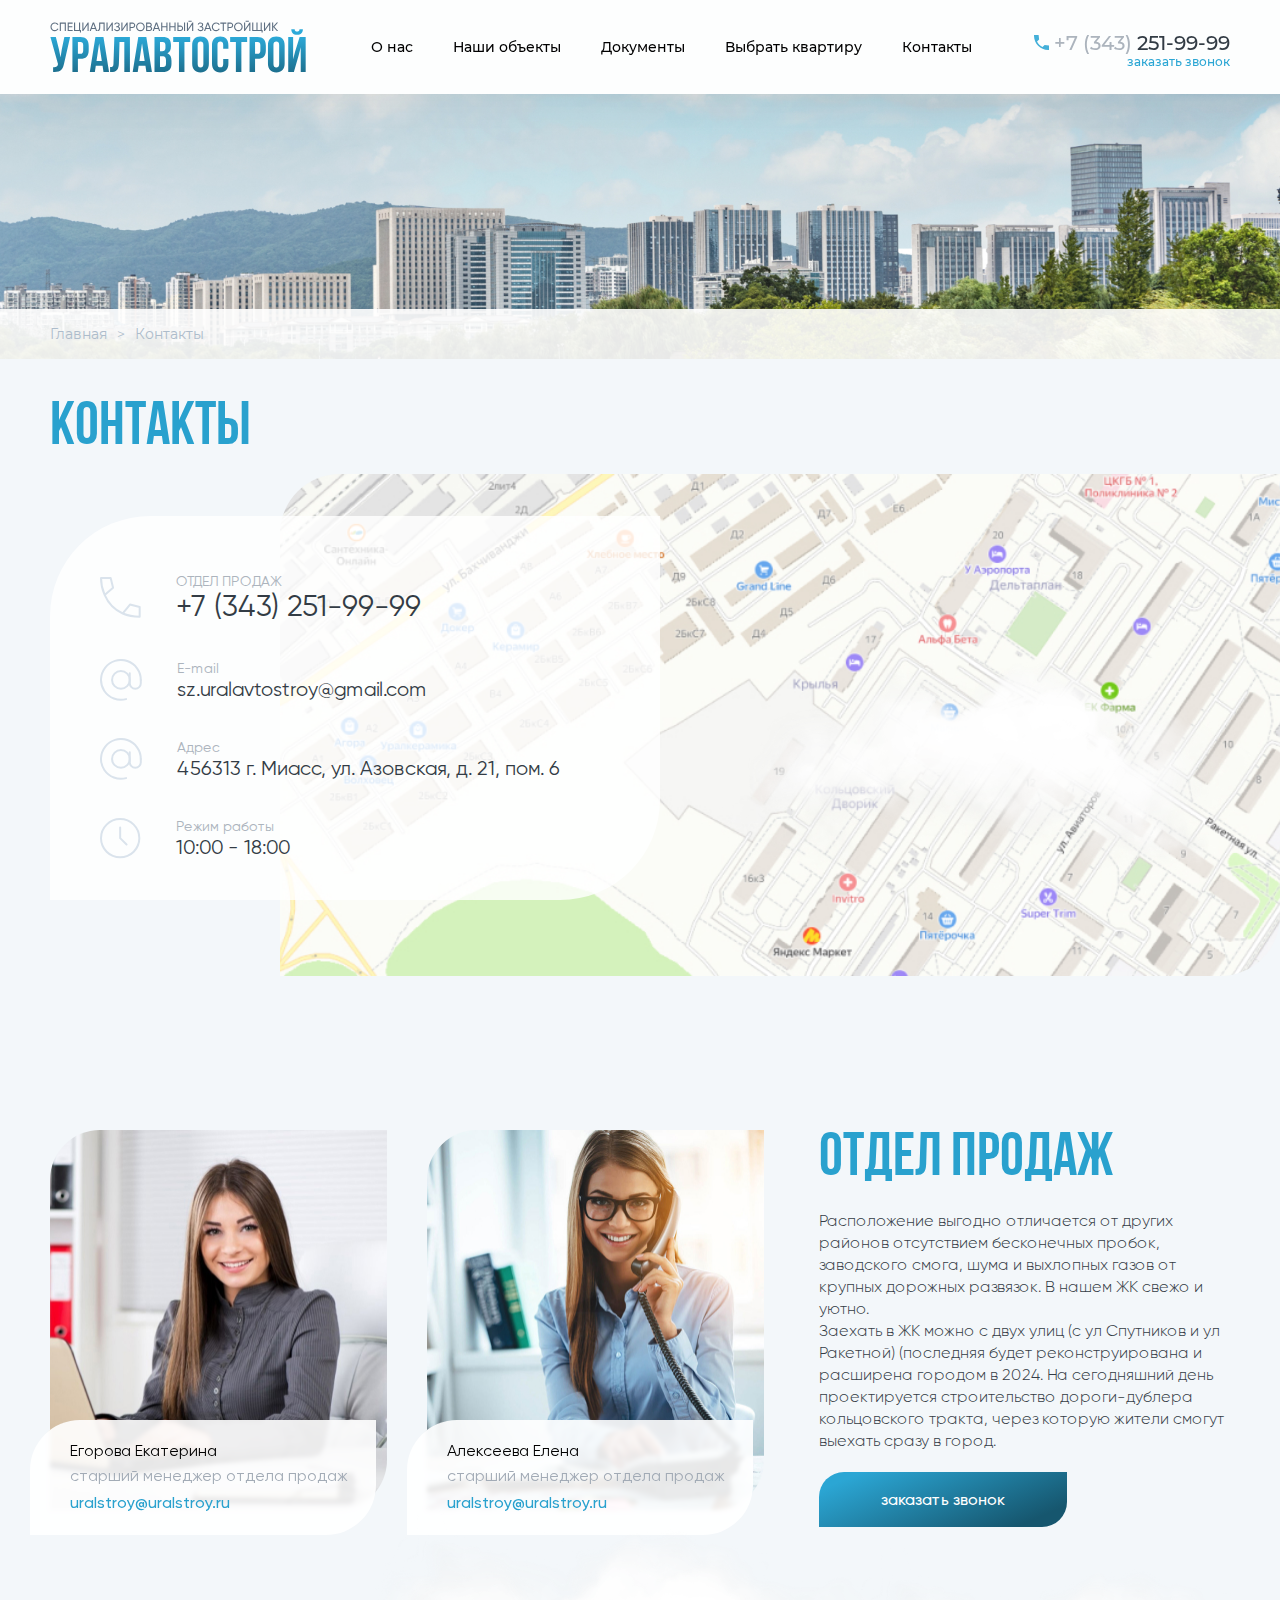
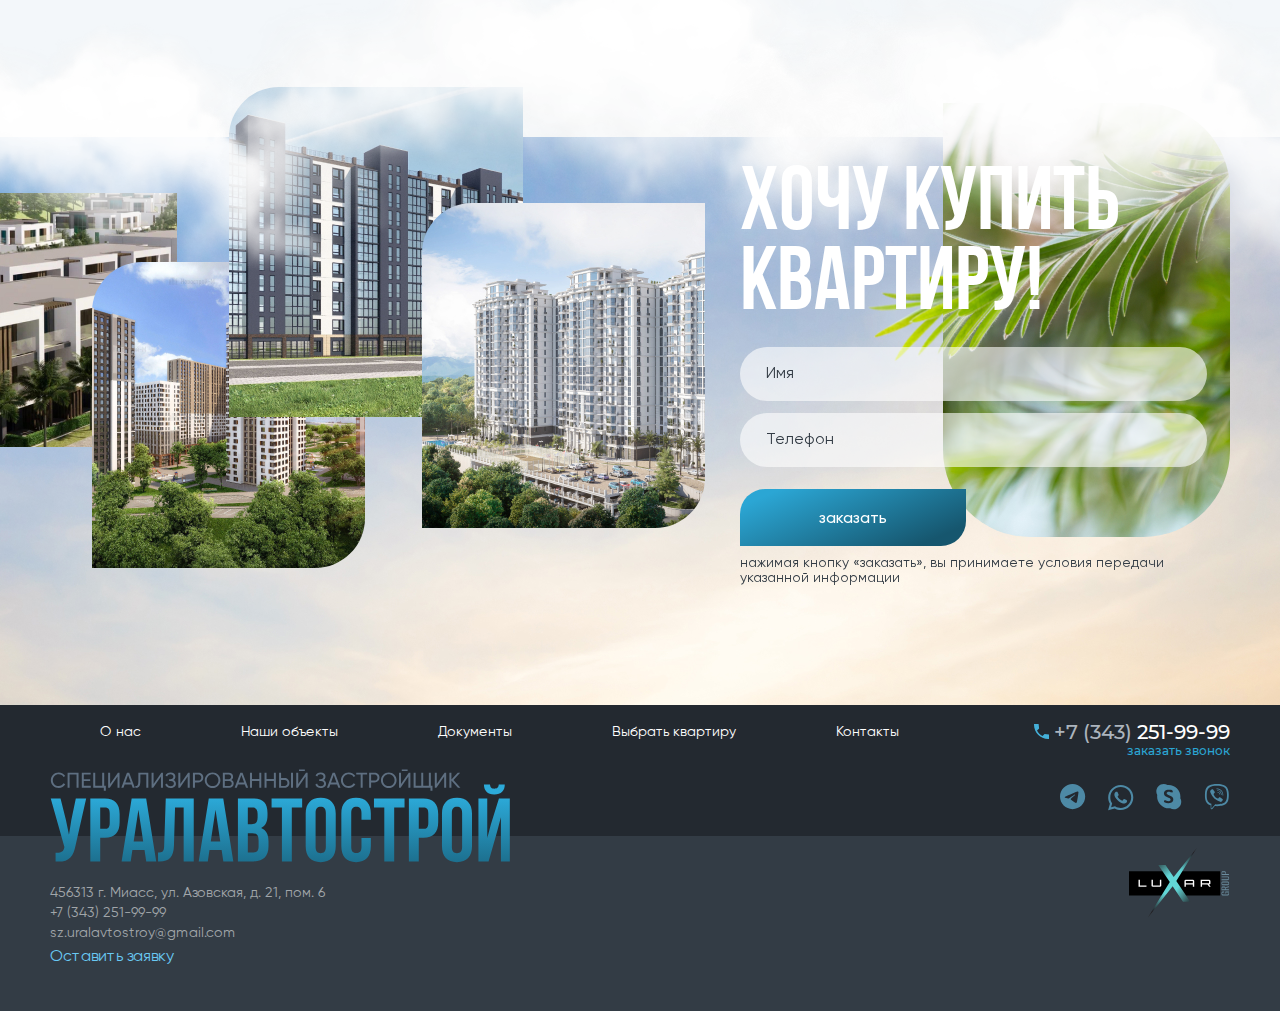
<file: contacts.html>
<!DOCTYPE html>
<html lang="ru">
<head>
    <meta charset="UTF-8">
    <meta name="viewport" content="width=device-width, initial-scale=1.0">

    <link rel="stylesheet" href="css/reset.css">
    <link rel="stylesheet" href="js/jquery/jquery-3.6.0.min.js">
    <link rel="stylesheet" href="js/swiper/swiper-bundle.min.css">
    <link rel="stylesheet" href="js/fancybox/fancybox.css">
    <link rel="stylesheet" href="css/style.css">

    <title>Контакты</title>
</head>
<body>
    <header class="header">
        <div class="section-box header__content">
            <a href="index.html" class="header__logo"><img src="images/svg/logo.svg" alt=""></a>
            <nav class="menu header__menu">
                <ul>
                    <li><a href="about.html">О нас</a></li>
                    <li><a href="objects.html">Наши объекты</a></li>
                    <li><a href="docs.html">Документы</a></li>
                    <li><a href="select.html">Выбрать квартиру</a></li>
                    <li><a href="contacts.html">Контакты</a></li>
                </ul>
            </nav>
            <div class="tel header__tel">
                <a href="tel:+73432519999" class="tel__number">
                    <svg width="15" height="15" viewBox="0 0 15 15" fill="none" xmlns="http://www.w3.org/2000/svg">
                        <path d="M15 10.3842L10.608 9.87586L8.50777 11.976C6.14189 10.7728 4.21888 8.84978 3.01563 6.4839L5.12414 4.37538L4.61577 0H0.0237001C-0.459675 8.48407 6.51593 15.4597 15 14.9763V10.3842Z" fill="#44B0D9"/>
                    </svg>
                    <span><b>+7 (343)</b>&nbsp;251-99-99</span>
                </a>
                <a href="#" class="tel__open-popup" data-fancybox data-src="#dialog-content">заказать звонок</a>
            </div>
            <button class="header__burger-btn">
                <span></span>
                <span></span>
                <span></span>
            </button>
        </div>
    </header>
    <div class="burger">
        <div class="burger__content">
            <button class="burger__close-btn">
                <svg width="19" height="18" viewBox="0 0 19 18" fill="none" xmlns="http://www.w3.org/2000/svg">
                    <line x1="17.7979" y1="0.909111" x2="1.6127" y2="17.0943" stroke="#333C45"/>
                    <line y1="-0.5" x2="22.8893" y2="-0.5" transform="matrix(0.707107 0.707107 0.707107 -0.707107 1.25928 0.555557)" stroke="#333C45"/>
                </svg>
            </button>
            <nav class="menu">
                <ul>
                    <li><a href="about.html">О нас</a></li>
                    <li><a href="objects.html">Наши объекты</a></li>
                    <li><a href="docs.html">Документы</a></li>
                    <li><a href="select.html">Выбрать квартиру</a></li>
                    <li><a href="contacts.html">Контакты</a></li>
                </ul>
            </nav>
            <div class="tel">
                <a href="tel:+73432519999" class="tel__number">
                    <svg width="15" height="15" viewBox="0 0 15 15" fill="none" xmlns="http://www.w3.org/2000/svg">
                        <path d="M15 10.3842L10.608 9.87586L8.50777 11.976C6.14189 10.7728 4.21888 8.84978 3.01563 6.4839L5.12414 4.37538L4.61577 0H0.0237001C-0.459675 8.48407 6.51593 15.4597 15 14.9763V10.3842Z" fill="#44B0D9"/>
                    </svg>
                    <span><b>+7 (343)</b>&nbsp;251-99-99</span>
                </a>
                <a href="#" class="tel__open-popup" data-fancybox data-src="#dialog-content">заказать звонок</a>
            </div>
            <div class="socials">
                <a href="#" class="tg">
                    <svg width="26" height="26" viewBox="0 0 26 26" fill="none" xmlns="http://www.w3.org/2000/svg">
                        <path fill-rule="evenodd" clip-rule="evenodd" d="M25.1908 12.5954C25.1908 19.5517 19.5517 25.1908 12.5954 25.1908C5.63916 25.1908 0 19.5517 0 12.5954C0 5.63916 5.63916 0 12.5954 0C19.5517 0 25.1908 5.63916 25.1908 12.5954ZM13.0468 9.2985C11.8217 9.80805 9.37323 10.8627 5.7014 12.4625C5.10516 12.6996 4.79282 12.9315 4.76438 13.1583C4.71633 13.5417 5.19635 13.6926 5.85001 13.8981C5.93892 13.9261 6.03105 13.9551 6.12549 13.9858C6.7686 14.1948 7.63368 14.4394 8.0834 14.4491C8.49134 14.4579 8.94665 14.2897 9.44933 13.9445C12.88 11.6287 14.651 10.4582 14.7621 10.433C14.8406 10.4152 14.9493 10.3928 15.0229 10.4582C15.0966 10.5237 15.0893 10.6477 15.0815 10.6809C15.034 10.8836 13.1498 12.6354 12.1747 13.5419C11.8707 13.8246 11.655 14.025 11.6109 14.0708C11.5122 14.1734 11.4116 14.2704 11.3149 14.3636C10.7174 14.9396 10.2694 15.3715 11.3397 16.0768C11.854 16.4157 12.2655 16.696 12.6761 16.9756C13.1246 17.281 13.5718 17.5856 14.1505 17.9649C14.298 18.0616 14.4388 18.162 14.5759 18.2597C15.0978 18.6318 15.5666 18.966 16.1458 18.9127C16.4824 18.8817 16.8301 18.5653 17.0066 17.6214C17.4239 15.3907 18.2441 10.5575 18.4336 8.56591C18.4502 8.39142 18.4293 8.1681 18.4126 8.07007C18.3958 7.97204 18.3607 7.83237 18.2333 7.72897C18.0824 7.60652 17.8494 7.5807 17.7452 7.58253C17.2715 7.59088 16.5447 7.84361 13.0468 9.2985Z" fill="#8B96A2"/>
                    </svg>
                </a>
                <a href="#" class="whatsapp">
                    <svg width="26" height="27" viewBox="0 0 26 27" fill="none" xmlns="http://www.w3.org/2000/svg">
                        <path d="M8.90434 7.71422C9.12759 7.72336 9.37458 7.73381 9.60925 8.25545C9.76963 8.61206 10.0395 9.27687 10.2545 9.80668C10.413 10.1971 10.5417 10.5142 10.5749 10.5806C10.6532 10.7373 10.7054 10.9202 10.601 11.1294C10.5854 11.1606 10.5709 11.1902 10.5571 11.2184C10.4786 11.3785 10.421 11.4962 10.2881 11.6517C10.236 11.7126 10.1822 11.7781 10.1283 11.8436C10.0202 11.9751 9.91203 12.1066 9.81814 12.2003C9.66101 12.3565 9.49781 12.5262 9.68054 12.8395C9.86334 13.1531 10.492 14.1784 11.4233 15.0087C12.4236 15.9006 13.2927 16.2779 13.734 16.4695C13.8207 16.5071 13.8909 16.5376 13.9423 16.5634C14.2556 16.72 14.4383 16.6939 14.6211 16.4846C14.8039 16.2757 15.4038 15.5703 15.6127 15.257C15.8215 14.9434 16.0304 14.9956 16.3176 15.1C16.6048 15.2044 18.1448 15.9624 18.4581 16.119C18.5192 16.1496 18.5763 16.1771 18.6292 16.2027C18.8478 16.3082 18.9955 16.3794 19.0585 16.4846C19.1369 16.6156 19.1369 17.2425 18.8758 17.9738C18.6147 18.7053 17.3358 19.4107 16.7614 19.463C16.7061 19.468 16.6512 19.4744 16.5947 19.4811C16.0639 19.5435 15.3939 19.6223 13.0024 18.6792C10.0597 17.5188 8.11946 14.643 7.7186 14.0489C7.68573 14.0002 7.66321 13.9668 7.65134 13.951L7.64785 13.9463C7.47894 13.7206 6.37225 12.2416 6.37225 10.7112C6.37225 9.26861 7.08135 8.51242 7.40761 8.1645C7.42991 8.14072 7.45042 8.11885 7.46879 8.0988C7.75575 7.78533 8.0952 7.70689 8.30402 7.70689C8.31547 7.70689 8.32691 7.70688 8.33836 7.70688C8.53558 7.70686 8.7318 7.70683 8.90434 7.71422Z" fill="#8B96A2"/>
                        <path fill-rule="evenodd" clip-rule="evenodd" d="M1.89144 19.7428C0.778588 17.8459 0.196871 15.696 0.196871 13.4704C0.196871 6.56563 5.83699 0.950806 12.7417 0.950806C16.1055 0.950806 19.2418 2.26599 21.6192 4.61815C23.9714 6.9956 25.2865 10.1318 25.2865 13.4956C25.2865 20.4004 19.6464 26.0152 12.7417 26.0152C10.6425 26.0152 8.56853 25.5093 6.7475 24.4977L0.0957031 26.2428L1.89144 19.7428ZM3.9148 19.0346L4.16772 19.414L3.10545 23.2584L7.05101 22.2214L7.43039 22.449C9.02378 23.4101 10.8701 23.916 12.7417 23.916C18.483 23.916 23.162 19.2369 23.162 13.4956C23.162 10.7135 22.0745 8.08315 20.1017 6.11038C18.1542 4.16289 15.5238 3.07533 12.7417 3.07533C7.00042 3.07533 2.3214 7.72906 2.3214 13.4956C2.3214 15.4431 2.87782 17.3653 3.9148 19.0346Z" fill="#8B96A2"/>
                    </svg>
                </a>
                <a href="#" class="skype">
                    <svg width="26" height="26" viewBox="0 0 26 26" fill="none" xmlns="http://www.w3.org/2000/svg">
                        <path fill-rule="evenodd" clip-rule="evenodd" d="M7.64493 0C9.02894 0 10.3727 0.388801 11.5293 1.10572C11.941 1.06172 12.3556 1.03954 12.7713 1.03954C14.301 1.03954 15.8158 1.33986 17.2292 1.92334C18.6425 2.50682 19.9267 3.36204 21.0084 4.44017C22.0901 5.5183 22.9482 6.79823 23.5336 8.20687C24.119 9.61552 24.4203 11.1253 24.4203 12.65C24.4203 13.1918 24.3823 13.7318 24.307 14.266C24.4499 14.5195 24.5778 14.7818 24.6899 15.0516C25.0597 15.9412 25.25 16.8948 25.25 17.8578C25.25 18.8208 25.0597 19.7743 24.6899 20.664C24.3202 21.5537 23.7782 22.3621 23.095 23.043C22.4118 23.724 21.6008 24.2641 20.7081 24.6326C19.8155 25.0012 18.8588 25.1908 17.8926 25.1908C16.569 25.1908 15.2823 24.8354 14.1608 24.1776C13.7006 24.2327 13.2366 24.2605 12.7713 24.2605C11.2415 24.2605 9.72668 23.9601 8.31335 23.3767C6.90002 22.7932 5.61583 21.938 4.53412 20.8598C3.4524 19.7817 2.59433 18.5018 2.00891 17.0931C1.42349 15.6845 1.12218 14.1747 1.12218 12.65C1.12218 12.0791 1.16442 11.5103 1.248 10.9481C0.62555 9.85464 0.290039 8.60983 0.290039 7.33053C0.290039 5.38636 1.06493 3.52181 2.44424 2.14706C3.82354 0.772322 5.69429 0 7.64493 0ZM8.34775 11.0361C8.63203 11.5227 9.02486 11.9371 9.49562 12.2469C10.1193 12.6551 10.7824 12.9996 11.4748 13.2756C12.249 13.5991 12.8496 13.8734 13.2768 14.0985C13.6379 14.2761 13.9657 14.5147 14.2458 14.8038C14.4577 15.0287 14.5754 15.3261 14.5749 15.6351C14.584 15.853 14.5411 16.07 14.4497 16.268C14.3583 16.466 14.221 16.6393 14.0493 16.7737C13.5905 17.0825 13.0416 17.2288 12.49 17.1894C12.1781 17.1926 11.8668 17.1605 11.5621 17.0937C11.315 17.0394 11.0733 16.963 10.84 16.8653C10.6356 16.7768 10.3566 16.6441 10.0028 16.4673C9.71827 16.3155 9.40156 16.234 9.07913 16.2296C8.78974 16.2178 8.50687 16.3176 8.28897 16.5084C8.18504 16.6073 8.10381 16.7276 8.0509 16.861C7.99798 16.9944 7.97464 17.1376 7.98249 17.2809C7.97598 17.5526 8.0579 17.819 8.21592 18.04C8.40625 18.2812 8.65234 18.4726 8.93302 18.5976C10.0309 19.0734 11.2211 19.2986 12.4169 19.2567C13.2871 19.2742 14.1533 19.1331 14.9729 18.8402C15.653 18.5988 16.2453 18.1592 16.6733 17.5782C17.0937 16.9645 17.3067 16.2324 17.2813 15.489C17.2976 14.8818 17.1456 14.282 16.8421 13.7559C16.5339 13.2553 16.1187 12.8292 15.6262 12.5081C15.0027 12.1059 14.3412 11.7658 13.6513 11.4929C13.5775 11.4568 13.5012 11.4262 13.4229 11.4014C12.7158 11.1092 12.184 10.8746 11.8274 10.6977C11.5091 10.5485 11.2208 10.3421 10.9768 10.0889C10.7715 9.8734 10.6583 9.58635 10.6611 9.2887C10.6513 9.06199 10.7025 8.8368 10.8094 8.63665C10.9164 8.43651 11.0751 8.26875 11.269 8.15092C11.7286 7.87693 12.2576 7.74162 12.7923 7.7613C13.2025 7.757 13.6114 7.80784 14.0081 7.91244C14.4391 8.03672 14.8608 8.19104 15.2702 8.37428C15.4363 8.45135 15.6169 8.492 15.8 8.49351C15.9331 8.49704 16.0654 8.47238 16.1883 8.42115C16.3112 8.36992 16.4218 8.29328 16.5129 8.19626C16.6093 8.09097 16.6839 7.96775 16.7326 7.83361C16.7813 7.69948 16.8031 7.55706 16.7968 7.4145C16.8011 7.1401 16.7053 6.87352 16.5272 6.66466C16.2856 6.4108 15.9859 6.21946 15.6539 6.1071C15.2924 5.97434 14.9186 5.87786 14.538 5.81908C14.0062 5.73186 13.468 5.69056 12.9291 5.69565C12.1056 5.69077 11.2874 5.82856 10.5108 6.1029C9.79681 6.34395 9.15941 6.76985 8.66348 7.33725C8.18627 7.90228 7.93397 8.62331 7.95478 9.3626C7.93784 9.94513 8.0733 10.522 8.34775 11.0361Z" fill="#8B96A2"/>
                    </svg>
                </a>
                <a href="#" class="viber">
                    <svg width="26" height="26" viewBox="0 0 26 26" fill="none" xmlns="http://www.w3.org/2000/svg">
                        <path d="M15.9657 10.1491C15.9742 10.3249 15.8386 10.4743 15.6628 10.4828C15.4871 10.4913 15.3377 10.3557 15.3292 10.1799C15.2766 9.09105 14.7707 8.56868 13.7252 8.51313C13.5495 8.5038 13.4146 8.35378 13.424 8.17807C13.4333 8.00235 13.5833 7.86747 13.759 7.87681C15.1349 7.9499 15.8974 8.73741 15.9657 10.1491Z" fill="#8B96A2"/>
                        <path d="M17.2733 11.0312C17.4492 11.0352 17.5951 10.8958 17.5991 10.7199C17.6274 9.47457 17.2544 8.42309 16.4795 7.57881C15.7031 6.73301 14.6324 6.26468 13.277 6.16844C13.1015 6.15598 12.9491 6.28817 12.9367 6.46369C12.9242 6.63921 13.0564 6.7916 13.2319 6.80407C14.4324 6.88931 15.35 7.29064 16.01 8.0097C16.6706 8.72939 16.9867 9.62048 16.962 10.7054C16.958 10.8814 17.0974 11.0272 17.2733 11.0312Z" fill="#8B96A2"/>
                        <path d="M19.2738 11.3643C19.2752 11.5403 19.1336 11.684 18.9576 11.6853C18.7817 11.6866 18.638 11.545 18.6366 11.3691C18.6221 9.43018 18.0499 7.92305 16.9221 6.82027C15.7903 5.71725 14.3834 5.15988 12.6929 5.14907C12.517 5.14794 12.3753 5.00438 12.3764 4.82842C12.3775 4.65246 12.5211 4.51073 12.697 4.51186C14.5496 4.52371 16.115 5.1439 17.3672 6.36429C18.6238 7.59299 19.2581 9.26364 19.2738 11.3643Z" fill="#8B96A2"/>
                        <path d="M14.4944 14.1717C14.2563 14.4703 13.8064 14.4325 13.8064 14.4325C10.5326 13.5971 9.65559 10.2817 9.65559 10.2817C9.65559 10.2817 9.61778 9.83564 9.91643 9.5937L10.5062 9.12493C10.801 8.89811 10.9863 8.34996 10.6876 7.81315C10.5213 7.51451 10.1886 6.98148 9.94289 6.64503C9.68205 6.28967 9.07719 5.56385 9.07341 5.56007C8.78233 5.21228 8.35137 5.13289 7.89773 5.36727C7.89773 5.36727 7.89395 5.37105 7.89017 5.37105C7.45921 5.61299 7.05849 5.9381 6.68423 6.35016L6.67667 6.35772C6.39693 6.69417 6.23437 7.02684 6.19657 7.35195C6.18901 7.38976 6.18523 7.4389 6.18901 7.49561C6.18523 7.63926 6.20791 7.77913 6.25328 7.919L6.2684 7.93035C6.40827 8.43313 6.76362 9.26859 7.53103 10.6635C8.03004 11.567 8.54039 12.3231 9.04695 12.9582C9.31158 13.2947 9.614 13.6387 9.96179 13.9902L10.0979 14.1263C10.4495 14.4741 10.7935 14.7766 11.1299 15.0412C11.765 15.5477 12.5173 16.0581 13.4246 16.5571C14.8195 17.3245 15.655 17.6799 16.1578 17.8197L16.1691 17.8349C16.309 17.8802 16.4489 17.8991 16.5925 17.8991C16.6492 17.9029 16.6984 17.8991 16.7362 17.8916C17.0613 17.8538 17.394 17.6912 17.7304 17.4115L17.738 17.4039C18.15 17.0296 18.4751 16.6251 18.7171 16.198C18.7171 16.198 18.7209 16.1942 18.7209 16.1904C18.9552 15.7368 18.8759 15.3058 18.5281 15.0147C18.5281 15.0147 17.7985 14.4061 17.4431 14.1452C17.1104 13.8995 16.5736 13.5706 16.275 13.4005C15.7382 13.1019 15.19 13.2871 14.9632 13.582L14.4944 14.1717Z" fill="#8B96A2"/>
                        <path fill-rule="evenodd" clip-rule="evenodd" d="M13.3301 0.0180821C18.9628 0.0445445 21.4918 1.88179 22.1194 2.4564C24.1948 4.25963 25.3478 8.25924 24.5728 14.5762C23.8911 20.1576 19.998 21.1477 18.692 21.4799C18.5641 21.5124 18.461 21.5387 18.3882 21.5623C18.0366 21.6757 14.9254 22.4544 10.8842 22.1142C10.4381 22.6321 9.8446 23.3126 9.41743 23.7738C9.28837 23.9128 9.16754 24.0501 9.05207 24.1813C8.4674 24.8456 8.02011 25.3538 7.33823 25.1423C6.66155 24.9343 6.69936 23.9061 6.69936 23.9061L6.70314 21.3695H6.69936C0.786896 19.7061 0.873843 13.5782 0.941889 10.3044C1.00616 7.03062 1.64125 4.39194 3.44448 2.58872C6.68423 -0.382635 13.3301 0.0180821 13.3301 0.0180821ZM18.0213 19.713C19.1313 19.4554 22.2312 18.736 22.8036 14.1226C23.4576 8.84519 22.5617 5.24252 20.8076 3.73416C20.2784 3.25406 17.995 1.82131 13.228 1.79862C13.228 1.79862 7.58396 1.42815 4.84321 3.90806C3.31973 5.41264 2.8056 7.6506 2.74889 10.3838L2.74271 10.6622C2.67874 13.4573 2.56598 18.3834 7.39872 19.725C7.39872 19.725 7.37982 23.5999 7.37604 23.9401C7.37604 24.1783 7.41384 24.3408 7.54993 24.3748C7.64822 24.4013 7.79566 24.3484 7.92041 24.2236C8.71806 23.4184 11.2774 20.3337 11.2774 20.3337C14.7099 20.5605 17.4393 19.88 17.7342 19.7855C17.8021 19.7639 17.8998 19.7412 18.0213 19.713Z" fill="#8B96A2"/>
                    </svg>
                </a>
            </div>
            <div class="address">
                <p>456313 г. Миасс, ул. Азовская, д. 21, пом. 6</p>
                <p>+7 (343) 251-99-99</p>
                <p>sz.uralavtostroy@gmail.com</p>
                <a href="#">Оставить заявку</a>
            </div>
        </div>
    </div>
    <div class="up up-invisible">
        <svg width="12" height="16" viewBox="0 0 12 16" fill="none" xmlns="http://www.w3.org/2000/svg">
            <path d="M0.319766 7.09358C0.11502 6.87926 -4.11385e-07 6.58862 -4.24631e-07 6.28557C-4.37878e-07 5.98252 0.11502 5.69187 0.319766 5.47755L5.23444 0.334618C5.43925 0.120362 5.71699 -2.49898e-07 6.00659 -2.62557e-07C6.29619 -2.75215e-07 6.57393 0.120362 6.77874 0.334618L11.6934 5.47755C11.8924 5.6931 12.0024 5.98179 12 6.28145C11.9975 6.58111 11.8826 6.86776 11.6801 7.07966C11.4776 7.29155 11.2037 7.41175 10.9173 7.41435C10.631 7.41696 10.3551 7.30176 10.1491 7.09358L7.09874 3.99982L7.09874 14.8571C7.09874 15.1602 6.98368 15.4509 6.77886 15.6653C6.57404 15.8796 6.29625 16 6.00659 16C5.71694 16 5.43914 15.8796 5.23433 15.6653C5.02951 15.4509 4.91444 15.1602 4.91444 14.8571L4.91444 3.99982L1.86407 7.09358C1.65926 7.30783 1.38152 7.4282 1.09192 7.4282C0.802318 7.4282 0.524575 7.30783 0.319766 7.09358Z" fill="#034A6E"/>
        </svg>
    </div>
    <div class="nav-chain">
        <div class="nav-chain__content">
            <div class="section-box">
                <a href="index.html">Главная</a><p>></p><a href="#">Контакты</a>
            </div>
        </div>
        <img src="images/nav-chain-bg-objects.jpg" alt="">
    </div>
    <section class="contacts">
        <h1 class="section-box">Контакты</h1>
        <div class="section-box">
            <div class="contacts__content">
                <div class="contacts__item">
                    <img src="images/svg/tel-icon.svg" alt="">
                    <div class="contacts__item__content">
                        <p class="contacts__item__title">ОТДЕЛ ПРОДАЖ</p>
                        <p class="contacts__item__text contacts__item__text_tel">+7 (343) 251-99-99</p>
                    </div>
                </div>
                <div class="contacts__item">
                    <img src="images/svg/mail-icon.svg" alt="">
                    <div class="contacts__item__content">
                        <p class="contacts__item__title">E-mail</p>
                        <p class="contacts__item__text">sz.uralavtostroy@gmail.com</p>
                    </div>
                </div>
                <div class="contacts__item">
                    <img src="images/svg/mail-icon.svg" alt="">
                    <div class="contacts__item__content">
                        <p class="contacts__item__title">Адрес</p>
                        <p class="contacts__item__text">456313 г. Миасс, ул. Азовская, д. 21, пом. 6</p>
                    </div>
                </div>
                <div class="contacts__item">
                    <img src="images/svg/clock-icon.svg" alt="">
                    <div class="contacts__item__content">
                        <p class="contacts__item__title">Режим работы</p>
                        <p class="contacts__item__text">10:00 - 18:00</p>
                    </div>
                </div>
            </div>
        </div>
        <div class="contacts__map">
            <img src="images/contacts-map.jpg" alt="">
            <img src="images/cloud.png" alt="" class="cloud">
        </div>
    </section>
    <section class="department">
        <div class="section-box">
            <div class="department__staff">
                <div class="department__staff__card">
                    <img src="images/department-img-1.jpg" alt="">
                    <div>
                        <h3>Егорова Екатерина</h3>
                        <p>старший менеджер отдела продаж</p>
                        <a href="mailto:uralstroy@uralstroy.ru">uralstroy@uralstroy.ru</a>
                    </div>
                </div>
                <div class="department__staff__card">
                    <img src="images/department-img-2.jpg" alt="">
                    <div>
                        <h3>Алексеева Елена</h3>
                        <p>старший менеджер отдела продаж</p>
                        <a href="mailto:uralstroy@uralstroy.ru">uralstroy@uralstroy.ru</a>
                    </div>
                </div>
            </div>
            <div class="department__content">
                <h2>Отдел продаж</h2>
                <p>
                    Расположение выгодно отличается от других районов отсутствием бесконечных пробок, заводского смога, шума и выхлопных газов от крупных дорожных развязок. В нашем ЖК свежо и уютно.
                    <br>Заехать в ЖК можно с двух улиц (с ул Спутников и ул Ракетной) (последняя будет реконструирована  и расширена городом в 2024. На сегодняшний день проектируется строительство дороги-дублера кольцовского тракта, через которую жители смогут выехать сразу  в город.
                </p>
                <a href="#" class="btn-shadow">заказать звонок</a>
            </div>
        </div>
    </section>
    <section class="order">
        <div class="section-box">
            <div class="order__images">
                <img src="images/order-img-1.jpg" alt="">
                <img src="images/order-img-2.jpg" alt="">
                <img src="images/order-img-3.jpg" alt="">
                <img src="images/order-img-4.jpg" alt="">
            </div>
            <form>
                <h2>Хочу купить<br>квартиру!</h2>
                <input type="text" placeholder="Имя">
                <input type="tel" placeholder="Телефон">
                <button class="btn-shadow">заказать</button>
                <p>нажимая кнопку «заказать», вы принимаете условия передачи указанной информации</p>
            </form>
            <div class="order__leaf">
                <img src="images/order-img-5.jpg" alt="">
                <img src="images/order-leaf.png" alt="">
            </div>
        </div>
        <div class="order__clouds">
            <img src="images/cloud.png" alt="">
            <img src="images/cloud.png" alt="">
            <img src="images/cloud.png" alt="">
        </div>
    </section>
    <footer class="footer">
        <div class="footer__top">
            <div class="section-box">
                <nav class="menu footer__menu">
                    <ul>
                        <li><a href="about.html">О нас</a></li>
                        <li><a href="objects.html">Наши объекты</a></li>
                        <li><a href="docs.html">Документы</a></li>
                        <li><a href="select.html">Выбрать квартиру</a></li>
                        <li><a href="contacts.html">Контакты</a></li>
                    </ul>
                </nav>
                <div>
                    <div class="tel footer__tel">
                        <a href="tel:+73432519999" class="tel__number">
                            <svg width="15" height="15" viewBox="0 0 15 15" fill="none" xmlns="http://www.w3.org/2000/svg">
                                <path d="M15 10.3842L10.608 9.87586L8.50777 11.976C6.14189 10.7728 4.21888 8.84978 3.01563 6.4839L5.12414 4.37538L4.61577 0H0.0237001C-0.459675 8.48407 6.51593 15.4597 15 14.9763V10.3842Z" fill="#44B0D9"/>
                            </svg>
                            <span><b>+7 (343)</b>&nbsp;251-99-99</span>
                        </a>
                        <a href="#" class="tel__open-popup" data-fancybox data-src="#dialog-content">заказать звонок</a>
                    </div>
                    <div class="socials">
                        <a href="#" class="tg">
                            <svg width="26" height="26" viewBox="0 0 26 26" fill="none" xmlns="http://www.w3.org/2000/svg">
                                <path fill-rule="evenodd" clip-rule="evenodd" d="M25.1908 12.5954C25.1908 19.5517 19.5517 25.1908 12.5954 25.1908C5.63916 25.1908 0 19.5517 0 12.5954C0 5.63916 5.63916 0 12.5954 0C19.5517 0 25.1908 5.63916 25.1908 12.5954ZM13.0468 9.2985C11.8217 9.80805 9.37323 10.8627 5.7014 12.4625C5.10516 12.6996 4.79282 12.9315 4.76438 13.1583C4.71633 13.5417 5.19635 13.6926 5.85001 13.8981C5.93892 13.9261 6.03105 13.9551 6.12549 13.9858C6.7686 14.1948 7.63368 14.4394 8.0834 14.4491C8.49134 14.4579 8.94665 14.2897 9.44933 13.9445C12.88 11.6287 14.651 10.4582 14.7621 10.433C14.8406 10.4152 14.9493 10.3928 15.0229 10.4582C15.0966 10.5237 15.0893 10.6477 15.0815 10.6809C15.034 10.8836 13.1498 12.6354 12.1747 13.5419C11.8707 13.8246 11.655 14.025 11.6109 14.0708C11.5122 14.1734 11.4116 14.2704 11.3149 14.3636C10.7174 14.9396 10.2694 15.3715 11.3397 16.0768C11.854 16.4157 12.2655 16.696 12.6761 16.9756C13.1246 17.281 13.5718 17.5856 14.1505 17.9649C14.298 18.0616 14.4388 18.162 14.5759 18.2597C15.0978 18.6318 15.5666 18.966 16.1458 18.9127C16.4824 18.8817 16.8301 18.5653 17.0066 17.6214C17.4239 15.3907 18.2441 10.5575 18.4336 8.56591C18.4502 8.39142 18.4293 8.1681 18.4126 8.07007C18.3958 7.97204 18.3607 7.83237 18.2333 7.72897C18.0824 7.60652 17.8494 7.5807 17.7452 7.58253C17.2715 7.59088 16.5447 7.84361 13.0468 9.2985Z" fill="#4D89A5"/>
                            </svg>
                        </a>
                        <a href="#" class="whatsapp">
                            <svg width="26" height="27" viewBox="0 0 26 27" fill="none" xmlns="http://www.w3.org/2000/svg">
                                <path d="M8.90434 7.71422C9.12759 7.72336 9.37458 7.73381 9.60925 8.25545C9.76963 8.61206 10.0395 9.27687 10.2545 9.80668C10.413 10.1971 10.5417 10.5142 10.5749 10.5806C10.6532 10.7373 10.7054 10.9202 10.601 11.1294C10.5854 11.1606 10.5709 11.1902 10.5571 11.2184C10.4786 11.3785 10.421 11.4962 10.2881 11.6517C10.236 11.7126 10.1822 11.7781 10.1283 11.8436C10.0202 11.9751 9.91203 12.1066 9.81814 12.2003C9.66101 12.3565 9.49781 12.5262 9.68054 12.8395C9.86334 13.1531 10.492 14.1784 11.4233 15.0087C12.4236 15.9006 13.2927 16.2779 13.734 16.4695C13.8207 16.5071 13.8909 16.5376 13.9423 16.5634C14.2556 16.72 14.4383 16.6939 14.6211 16.4846C14.8039 16.2757 15.4038 15.5703 15.6127 15.257C15.8215 14.9434 16.0304 14.9956 16.3176 15.1C16.6048 15.2044 18.1448 15.9624 18.4581 16.119C18.5192 16.1496 18.5763 16.1771 18.6292 16.2027C18.8478 16.3082 18.9955 16.3794 19.0585 16.4846C19.1369 16.6156 19.1369 17.2425 18.8758 17.9738C18.6147 18.7053 17.3358 19.4107 16.7614 19.463C16.7061 19.468 16.6512 19.4744 16.5947 19.4811C16.0639 19.5435 15.3939 19.6223 13.0024 18.6792C10.0597 17.5188 8.11946 14.643 7.7186 14.0489C7.68573 14.0002 7.66321 13.9668 7.65134 13.951L7.64785 13.9463C7.47894 13.7206 6.37225 12.2416 6.37225 10.7112C6.37225 9.26861 7.08135 8.51242 7.40761 8.1645C7.42991 8.14072 7.45042 8.11885 7.46879 8.0988C7.75575 7.78533 8.0952 7.70689 8.30402 7.70689C8.31547 7.70689 8.32691 7.70688 8.33836 7.70688C8.53558 7.70686 8.7318 7.70683 8.90434 7.71422Z" fill="#4D89A5"/>
                                <path fill-rule="evenodd" clip-rule="evenodd" d="M1.89144 19.7428C0.778588 17.8459 0.196871 15.696 0.196871 13.4704C0.196871 6.56563 5.83699 0.950806 12.7417 0.950806C16.1055 0.950806 19.2418 2.26599 21.6192 4.61815C23.9714 6.9956 25.2865 10.1318 25.2865 13.4956C25.2865 20.4004 19.6464 26.0152 12.7417 26.0152C10.6425 26.0152 8.56853 25.5093 6.7475 24.4977L0.0957031 26.2428L1.89144 19.7428ZM3.9148 19.0346L4.16772 19.414L3.10545 23.2584L7.05101 22.2214L7.43039 22.449C9.02378 23.4101 10.8701 23.916 12.7417 23.916C18.483 23.916 23.162 19.2369 23.162 13.4956C23.162 10.7135 22.0745 8.08315 20.1017 6.11038C18.1542 4.16289 15.5238 3.07533 12.7417 3.07533C7.00042 3.07533 2.3214 7.72906 2.3214 13.4956C2.3214 15.4431 2.87782 17.3653 3.9148 19.0346Z" fill="#4D89A5"/>
                            </svg>
                        </a>
                        <a href="#" class="skype">
                            <svg width="26" height="26" viewBox="0 0 26 26" fill="none" xmlns="http://www.w3.org/2000/svg">
                                <path fill-rule="evenodd" clip-rule="evenodd" d="M7.64493 0C9.02894 0 10.3727 0.388801 11.5293 1.10572C11.941 1.06172 12.3556 1.03954 12.7713 1.03954C14.301 1.03954 15.8158 1.33986 17.2292 1.92334C18.6425 2.50682 19.9267 3.36204 21.0084 4.44017C22.0901 5.5183 22.9482 6.79823 23.5336 8.20687C24.119 9.61552 24.4203 11.1253 24.4203 12.65C24.4203 13.1918 24.3823 13.7318 24.307 14.266C24.4499 14.5195 24.5778 14.7818 24.6899 15.0516C25.0597 15.9412 25.25 16.8948 25.25 17.8578C25.25 18.8208 25.0597 19.7743 24.6899 20.664C24.3202 21.5537 23.7782 22.3621 23.095 23.043C22.4118 23.724 21.6008 24.2641 20.7081 24.6326C19.8155 25.0012 18.8588 25.1908 17.8926 25.1908C16.569 25.1908 15.2823 24.8354 14.1608 24.1776C13.7006 24.2327 13.2366 24.2605 12.7713 24.2605C11.2415 24.2605 9.72668 23.9601 8.31335 23.3767C6.90002 22.7932 5.61583 21.938 4.53412 20.8598C3.4524 19.7817 2.59433 18.5018 2.00891 17.0931C1.42349 15.6845 1.12218 14.1747 1.12218 12.65C1.12218 12.0791 1.16442 11.5103 1.248 10.9481C0.62555 9.85464 0.290039 8.60983 0.290039 7.33053C0.290039 5.38636 1.06493 3.52181 2.44424 2.14706C3.82354 0.772322 5.69429 0 7.64493 0ZM8.34775 11.0361C8.63203 11.5227 9.02486 11.9371 9.49562 12.2469C10.1193 12.6551 10.7824 12.9996 11.4748 13.2756C12.249 13.5991 12.8496 13.8734 13.2768 14.0985C13.6379 14.2761 13.9657 14.5147 14.2458 14.8038C14.4577 15.0287 14.5754 15.3261 14.5749 15.6351C14.584 15.853 14.5411 16.07 14.4497 16.268C14.3583 16.466 14.221 16.6393 14.0493 16.7737C13.5905 17.0825 13.0416 17.2288 12.49 17.1894C12.1781 17.1926 11.8668 17.1605 11.5621 17.0937C11.315 17.0394 11.0733 16.963 10.84 16.8653C10.6356 16.7768 10.3566 16.6441 10.0028 16.4673C9.71827 16.3155 9.40156 16.234 9.07913 16.2296C8.78974 16.2178 8.50687 16.3176 8.28897 16.5084C8.18504 16.6073 8.10381 16.7276 8.0509 16.861C7.99798 16.9944 7.97464 17.1376 7.98249 17.2809C7.97598 17.5526 8.0579 17.819 8.21592 18.04C8.40625 18.2812 8.65234 18.4726 8.93302 18.5976C10.0309 19.0734 11.2211 19.2986 12.4169 19.2567C13.2871 19.2742 14.1533 19.1331 14.9729 18.8402C15.653 18.5988 16.2453 18.1592 16.6733 17.5782C17.0937 16.9645 17.3067 16.2324 17.2813 15.489C17.2976 14.8818 17.1456 14.282 16.8421 13.7559C16.5339 13.2553 16.1187 12.8292 15.6262 12.5081C15.0027 12.1059 14.3412 11.7658 13.6513 11.4929C13.5775 11.4568 13.5012 11.4262 13.4229 11.4014C12.7158 11.1092 12.184 10.8746 11.8274 10.6977C11.5091 10.5485 11.2208 10.3421 10.9768 10.0889C10.7715 9.8734 10.6583 9.58635 10.6611 9.2887C10.6513 9.06199 10.7025 8.8368 10.8094 8.63665C10.9164 8.43651 11.0751 8.26875 11.269 8.15092C11.7286 7.87693 12.2576 7.74162 12.7923 7.7613C13.2025 7.757 13.6114 7.80784 14.0081 7.91244C14.4391 8.03672 14.8608 8.19104 15.2702 8.37428C15.4363 8.45135 15.6169 8.492 15.8 8.49351C15.9331 8.49704 16.0654 8.47238 16.1883 8.42115C16.3112 8.36992 16.4218 8.29328 16.5129 8.19626C16.6093 8.09097 16.6839 7.96775 16.7326 7.83361C16.7813 7.69948 16.8031 7.55706 16.7968 7.4145C16.8011 7.1401 16.7053 6.87352 16.5272 6.66466C16.2856 6.4108 15.9859 6.21946 15.6539 6.1071C15.2924 5.97434 14.9186 5.87786 14.538 5.81908C14.0062 5.73186 13.468 5.69056 12.9291 5.69565C12.1056 5.69077 11.2874 5.82856 10.5108 6.1029C9.79681 6.34395 9.15941 6.76985 8.66348 7.33725C8.18627 7.90228 7.93397 8.62331 7.95478 9.3626C7.93784 9.94513 8.0733 10.522 8.34775 11.0361Z" fill="#4D89A5"/>
                            </svg>
                        </a>
                        <a href="#" class="viber">
                            <svg width="26" height="26" viewBox="0 0 26 26" fill="none" xmlns="http://www.w3.org/2000/svg">
                                <path d="M15.9657 10.1491C15.9742 10.3249 15.8386 10.4743 15.6628 10.4828C15.4871 10.4913 15.3377 10.3557 15.3292 10.1799C15.2766 9.09105 14.7707 8.56868 13.7252 8.51313C13.5495 8.5038 13.4146 8.35378 13.424 8.17807C13.4333 8.00235 13.5833 7.86747 13.759 7.87681C15.1349 7.9499 15.8974 8.73741 15.9657 10.1491Z" fill="#4D89A5"/>
                                <path d="M17.2733 11.0312C17.4492 11.0352 17.5951 10.8958 17.5991 10.7199C17.6274 9.47457 17.2544 8.42309 16.4795 7.57881C15.7031 6.73301 14.6324 6.26468 13.277 6.16844C13.1015 6.15598 12.9491 6.28817 12.9367 6.46369C12.9242 6.63921 13.0564 6.7916 13.2319 6.80407C14.4324 6.88931 15.35 7.29064 16.01 8.0097C16.6706 8.72939 16.9867 9.62048 16.962 10.7054C16.958 10.8814 17.0974 11.0272 17.2733 11.0312Z" fill="#4D89A5"/>
                                <path d="M19.2738 11.3643C19.2752 11.5403 19.1336 11.684 18.9576 11.6853C18.7817 11.6866 18.638 11.545 18.6366 11.3691C18.6221 9.43018 18.0499 7.92305 16.9221 6.82027C15.7903 5.71725 14.3834 5.15988 12.6929 5.14907C12.517 5.14794 12.3753 5.00438 12.3764 4.82842C12.3775 4.65246 12.5211 4.51073 12.697 4.51186C14.5496 4.52371 16.115 5.1439 17.3672 6.36429C18.6238 7.59299 19.2581 9.26364 19.2738 11.3643Z" fill="#4D89A5"/>
                                <path d="M14.4944 14.1717C14.2563 14.4703 13.8064 14.4325 13.8064 14.4325C10.5326 13.5971 9.65559 10.2817 9.65559 10.2817C9.65559 10.2817 9.61778 9.83564 9.91643 9.5937L10.5062 9.12493C10.801 8.89811 10.9863 8.34996 10.6876 7.81315C10.5213 7.51451 10.1886 6.98148 9.94289 6.64503C9.68205 6.28967 9.07719 5.56385 9.07341 5.56007C8.78233 5.21228 8.35137 5.13289 7.89773 5.36727C7.89773 5.36727 7.89395 5.37105 7.89017 5.37105C7.45921 5.61299 7.05849 5.9381 6.68423 6.35016L6.67667 6.35772C6.39693 6.69417 6.23437 7.02684 6.19657 7.35195C6.18901 7.38976 6.18523 7.4389 6.18901 7.49561C6.18523 7.63926 6.20791 7.77913 6.25328 7.919L6.2684 7.93035C6.40827 8.43313 6.76362 9.26859 7.53103 10.6635C8.03004 11.567 8.54039 12.3231 9.04695 12.9582C9.31158 13.2947 9.614 13.6387 9.96179 13.9902L10.0979 14.1263C10.4495 14.4741 10.7935 14.7766 11.1299 15.0412C11.765 15.5477 12.5173 16.0581 13.4246 16.5571C14.8195 17.3245 15.655 17.6799 16.1578 17.8197L16.1691 17.8349C16.309 17.8802 16.4489 17.8991 16.5925 17.8991C16.6492 17.9029 16.6984 17.8991 16.7362 17.8916C17.0613 17.8538 17.394 17.6912 17.7304 17.4115L17.738 17.4039C18.15 17.0296 18.4751 16.6251 18.7171 16.198C18.7171 16.198 18.7209 16.1942 18.7209 16.1904C18.9552 15.7368 18.8759 15.3058 18.5281 15.0147C18.5281 15.0147 17.7985 14.4061 17.4431 14.1452C17.1104 13.8995 16.5736 13.5706 16.275 13.4005C15.7382 13.1019 15.19 13.2871 14.9632 13.582L14.4944 14.1717Z" fill="#4D89A5"/>
                                <path fill-rule="evenodd" clip-rule="evenodd" d="M13.3301 0.0180821C18.9628 0.0445445 21.4918 1.88179 22.1194 2.4564C24.1948 4.25963 25.3478 8.25924 24.5728 14.5762C23.8911 20.1576 19.998 21.1477 18.692 21.4799C18.5641 21.5124 18.461 21.5387 18.3882 21.5623C18.0366 21.6757 14.9254 22.4544 10.8842 22.1142C10.4381 22.6321 9.8446 23.3126 9.41743 23.7738C9.28837 23.9128 9.16754 24.0501 9.05207 24.1813C8.4674 24.8456 8.02011 25.3538 7.33823 25.1423C6.66155 24.9343 6.69936 23.9061 6.69936 23.9061L6.70314 21.3695H6.69936C0.786896 19.7061 0.873843 13.5782 0.941889 10.3044C1.00616 7.03062 1.64125 4.39194 3.44448 2.58872C6.68423 -0.382635 13.3301 0.0180821 13.3301 0.0180821ZM18.0213 19.713C19.1313 19.4554 22.2312 18.736 22.8036 14.1226C23.4576 8.84519 22.5617 5.24252 20.8076 3.73416C20.2784 3.25406 17.995 1.82131 13.228 1.79862C13.228 1.79862 7.58396 1.42815 4.84321 3.90806C3.31973 5.41264 2.8056 7.6506 2.74889 10.3838L2.74271 10.6622C2.67874 13.4573 2.56598 18.3834 7.39872 19.725C7.39872 19.725 7.37982 23.5999 7.37604 23.9401C7.37604 24.1783 7.41384 24.3408 7.54993 24.3748C7.64822 24.4013 7.79566 24.3484 7.92041 24.2236C8.71806 23.4184 11.2774 20.3337 11.2774 20.3337C14.7099 20.5605 17.4393 19.88 17.7342 19.7855C17.8021 19.7639 17.8998 19.7412 18.0213 19.713Z" fill="#4D89A5"/>
                            </svg>
                        </a>
                    </div>
                </div>
            </div>
        </div>
        <div class="footer__bottom">
            <div class="section-box">
                <a href="#" class="footer__logo">
                    <img src="images/svg/logo.svg" alt="">
                </a>
                <div class="address">
                    <p>456313 г. Миасс, ул. Азовская, д. 21, пом. 6</p>
                    <p>+7 (343) 251-99-99</p>
                    <p>sz.uralavtostroy@gmail.com</p>
                    <a href="#">Оставить заявку</a>
                </div>
                <a href="https://luxargroup.ru/" target="_blank" class="footer__luxar"><img src="images/svg/logo-luxar.svg" alt=""></a>
            </div>
        </div>
    </footer>
    <div class="call" id="dialog-content" style="display: none;">
        <h2>Заказать звонок</h2>
        <form>
            <input type="text" placeholder="Имя">
            <input type="tel" placeholder="Телефон">
            <button class="btn-shadow">заказать</button>
            <p>нажимая кнопку «заказать», вы принимаете <a href="#">условия передачи</a> указанной информации</p>
        </form>
        <div class="call__leaf">
            <img src="images/order-img-5.jpg" alt="">
            <img src="images/order-leaf.png" alt="">
        </div>
    </div>
    <script src="js/jquery/jquery-3.6.0.min.js"></script>
    <script src="js/jquery/jquery.inputmask.min.js"></script>
    <script src="js/swiper/swiper-bundle.min.js"></script>
    <script src="js/fancybox/fancybox.umd.js"></script>
    <script src="js/index.js"></script>
</body>
</html>
</file>
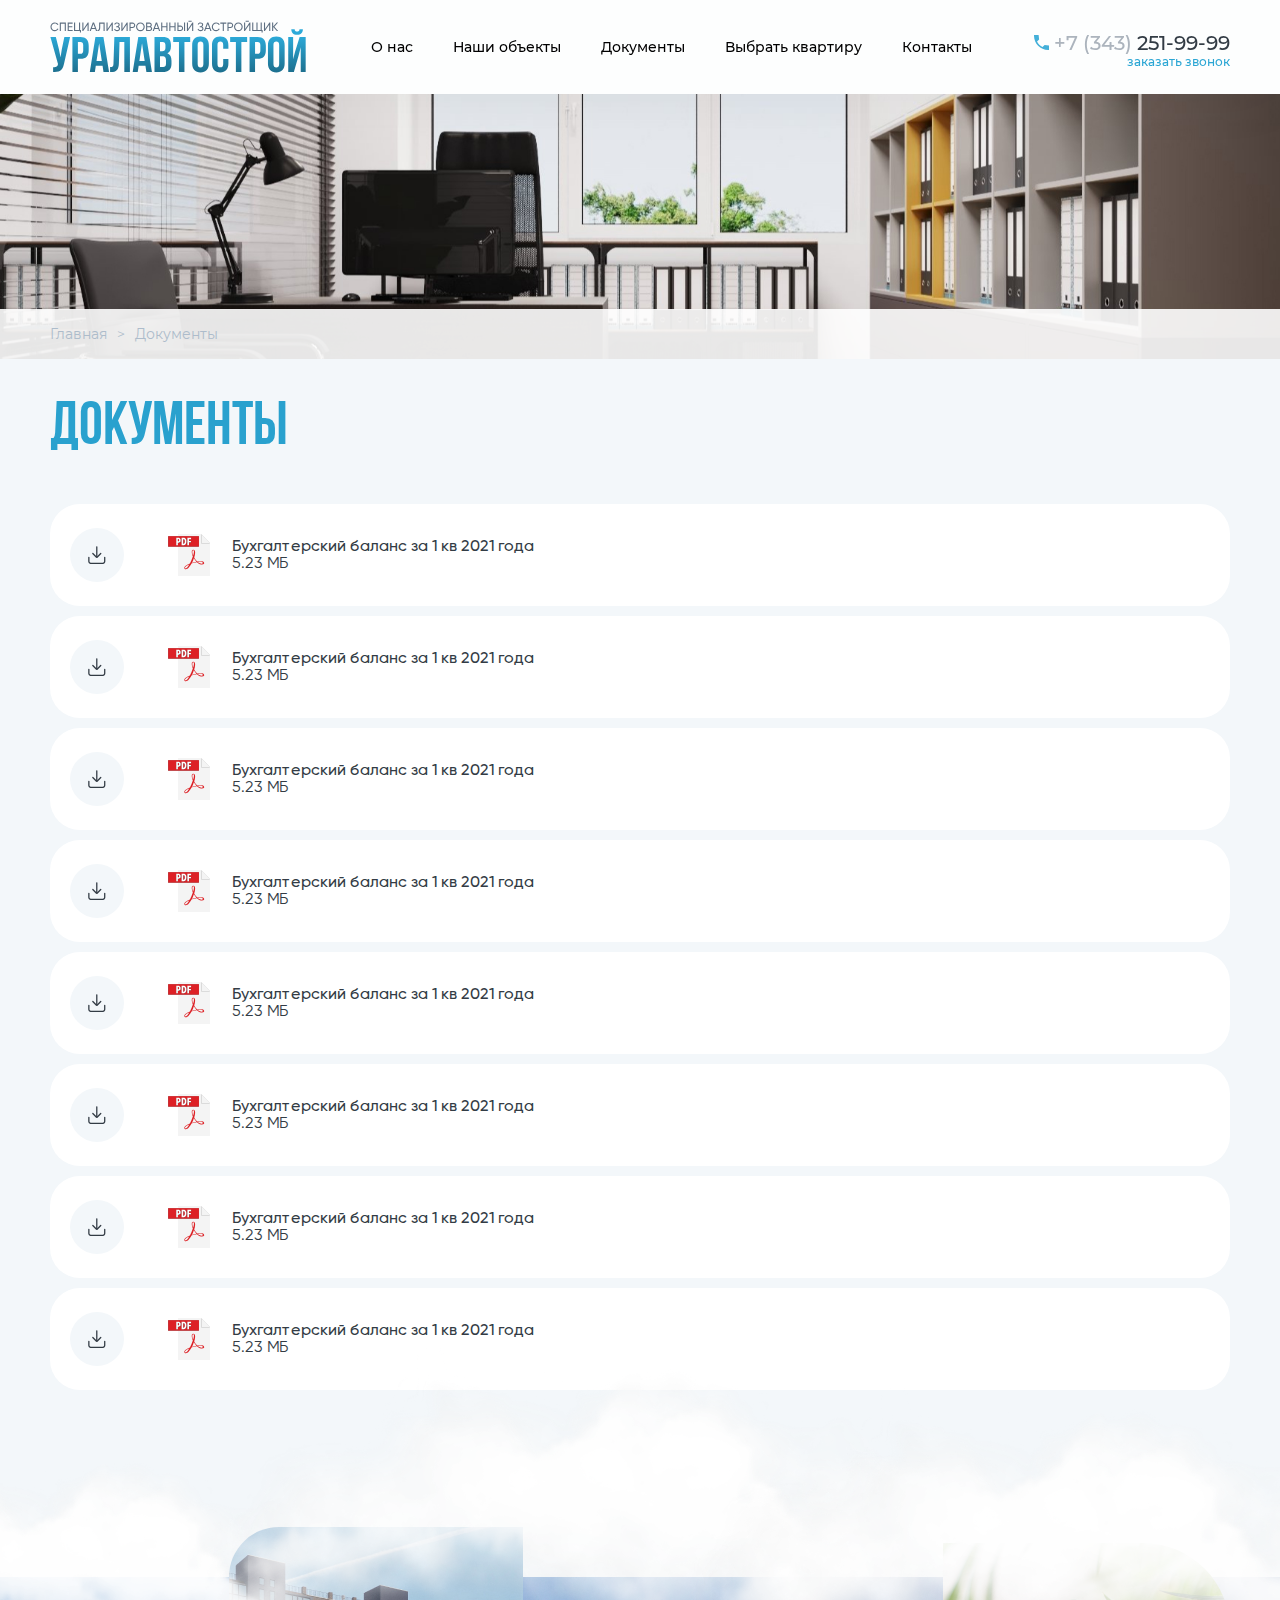
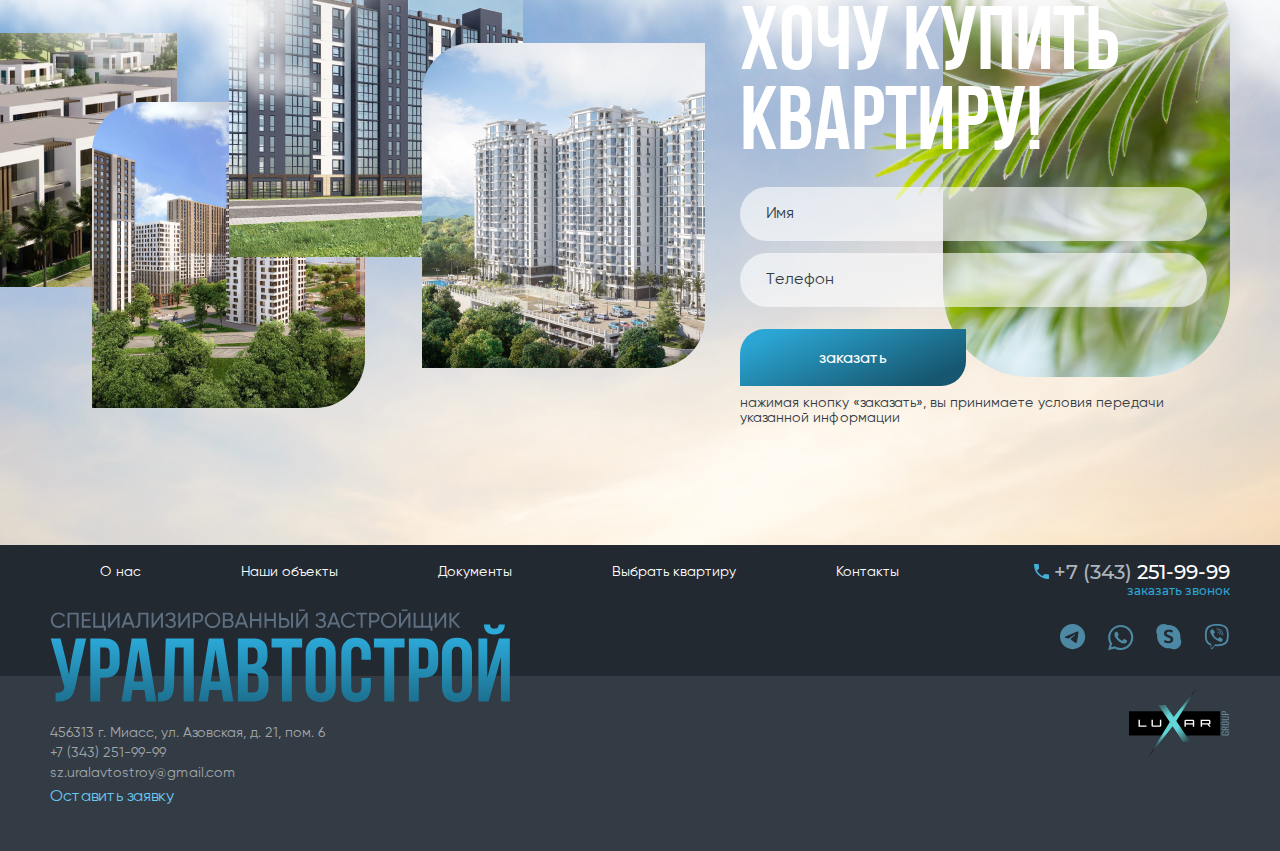
<file: docs.html>
<!DOCTYPE html>
<html lang="ru">
<head>
    <meta charset="UTF-8">
    <meta name="viewport" content="width=device-width, initial-scale=1.0">

    <link rel="stylesheet" href="css/reset.css">
    <link rel="stylesheet" href="js/jquery/jquery-3.6.0.min.js">
    <link rel="stylesheet" href="js/swiper/swiper-bundle.min.css">
    <link rel="stylesheet" href="js/fancybox/fancybox.css">
    <link rel="stylesheet" href="css/style.css">

    <title>Документы</title>
</head>
<body>
    <header class="header">
        <div class="section-box header__content">
            <a href="index.html" class="header__logo"><img src="images/svg/logo.svg" alt=""></a>
            <nav class="menu header__menu">
                <ul>
                    <li><a href="about.html">О нас</a></li>
                    <li><a href="objects.html">Наши объекты</a></li>
                    <li><a href="docs.html">Документы</a></li>
                    <li><a href="select.html">Выбрать квартиру</a></li>
                    <li><a href="contacts.html">Контакты</a></li>
                </ul>
            </nav>
            <div class="tel header__tel">
                <a href="tel:+73432519999" class="tel__number">
                    <svg width="15" height="15" viewBox="0 0 15 15" fill="none" xmlns="http://www.w3.org/2000/svg">
                        <path d="M15 10.3842L10.608 9.87586L8.50777 11.976C6.14189 10.7728 4.21888 8.84978 3.01563 6.4839L5.12414 4.37538L4.61577 0H0.0237001C-0.459675 8.48407 6.51593 15.4597 15 14.9763V10.3842Z" fill="#44B0D9"/>
                    </svg>
                    <span><b>+7 (343)</b>&nbsp;251-99-99</span>
                </a>
                <a href="#" class="tel__open-popup" data-fancybox data-src="#dialog-content">заказать звонок</a>
            </div>
            <button class="header__burger-btn">
                <span></span>
                <span></span>
                <span></span>
            </button>
        </div>
    </header>
    <div class="burger">
        <div class="burger__content">
            <button class="burger__close-btn">
                <svg width="19" height="18" viewBox="0 0 19 18" fill="none" xmlns="http://www.w3.org/2000/svg">
                    <line x1="17.7979" y1="0.909111" x2="1.6127" y2="17.0943" stroke="#333C45"/>
                    <line y1="-0.5" x2="22.8893" y2="-0.5" transform="matrix(0.707107 0.707107 0.707107 -0.707107 1.25928 0.555557)" stroke="#333C45"/>
                </svg>
            </button>
            <nav class="menu">
                <ul>
                    <li><a href="about.html">О нас</a></li>
                    <li><a href="objects.html">Наши объекты</a></li>
                    <li><a href="docs.html">Документы</a></li>
                    <li><a href="select.html">Выбрать квартиру</a></li>
                    <li><a href="contacts.html">Контакты</a></li>
                </ul>
            </nav>
            <div class="tel">
                <a href="tel:+73432519999" class="tel__number">
                    <svg width="15" height="15" viewBox="0 0 15 15" fill="none" xmlns="http://www.w3.org/2000/svg">
                        <path d="M15 10.3842L10.608 9.87586L8.50777 11.976C6.14189 10.7728 4.21888 8.84978 3.01563 6.4839L5.12414 4.37538L4.61577 0H0.0237001C-0.459675 8.48407 6.51593 15.4597 15 14.9763V10.3842Z" fill="#44B0D9"/>
                    </svg>
                    <span><b>+7 (343)</b>&nbsp;251-99-99</span>
                </a>
                <a href="#" class="tel__open-popup" data-fancybox data-src="#dialog-content">заказать звонок</a>
            </div>
            <div class="socials">
                <a href="#" class="tg">
                    <svg width="26" height="26" viewBox="0 0 26 26" fill="none" xmlns="http://www.w3.org/2000/svg">
                        <path fill-rule="evenodd" clip-rule="evenodd" d="M25.1908 12.5954C25.1908 19.5517 19.5517 25.1908 12.5954 25.1908C5.63916 25.1908 0 19.5517 0 12.5954C0 5.63916 5.63916 0 12.5954 0C19.5517 0 25.1908 5.63916 25.1908 12.5954ZM13.0468 9.2985C11.8217 9.80805 9.37323 10.8627 5.7014 12.4625C5.10516 12.6996 4.79282 12.9315 4.76438 13.1583C4.71633 13.5417 5.19635 13.6926 5.85001 13.8981C5.93892 13.9261 6.03105 13.9551 6.12549 13.9858C6.7686 14.1948 7.63368 14.4394 8.0834 14.4491C8.49134 14.4579 8.94665 14.2897 9.44933 13.9445C12.88 11.6287 14.651 10.4582 14.7621 10.433C14.8406 10.4152 14.9493 10.3928 15.0229 10.4582C15.0966 10.5237 15.0893 10.6477 15.0815 10.6809C15.034 10.8836 13.1498 12.6354 12.1747 13.5419C11.8707 13.8246 11.655 14.025 11.6109 14.0708C11.5122 14.1734 11.4116 14.2704 11.3149 14.3636C10.7174 14.9396 10.2694 15.3715 11.3397 16.0768C11.854 16.4157 12.2655 16.696 12.6761 16.9756C13.1246 17.281 13.5718 17.5856 14.1505 17.9649C14.298 18.0616 14.4388 18.162 14.5759 18.2597C15.0978 18.6318 15.5666 18.966 16.1458 18.9127C16.4824 18.8817 16.8301 18.5653 17.0066 17.6214C17.4239 15.3907 18.2441 10.5575 18.4336 8.56591C18.4502 8.39142 18.4293 8.1681 18.4126 8.07007C18.3958 7.97204 18.3607 7.83237 18.2333 7.72897C18.0824 7.60652 17.8494 7.5807 17.7452 7.58253C17.2715 7.59088 16.5447 7.84361 13.0468 9.2985Z" fill="#8B96A2"/>
                    </svg>
                </a>
                <a href="#" class="whatsapp">
                    <svg width="26" height="27" viewBox="0 0 26 27" fill="none" xmlns="http://www.w3.org/2000/svg">
                        <path d="M8.90434 7.71422C9.12759 7.72336 9.37458 7.73381 9.60925 8.25545C9.76963 8.61206 10.0395 9.27687 10.2545 9.80668C10.413 10.1971 10.5417 10.5142 10.5749 10.5806C10.6532 10.7373 10.7054 10.9202 10.601 11.1294C10.5854 11.1606 10.5709 11.1902 10.5571 11.2184C10.4786 11.3785 10.421 11.4962 10.2881 11.6517C10.236 11.7126 10.1822 11.7781 10.1283 11.8436C10.0202 11.9751 9.91203 12.1066 9.81814 12.2003C9.66101 12.3565 9.49781 12.5262 9.68054 12.8395C9.86334 13.1531 10.492 14.1784 11.4233 15.0087C12.4236 15.9006 13.2927 16.2779 13.734 16.4695C13.8207 16.5071 13.8909 16.5376 13.9423 16.5634C14.2556 16.72 14.4383 16.6939 14.6211 16.4846C14.8039 16.2757 15.4038 15.5703 15.6127 15.257C15.8215 14.9434 16.0304 14.9956 16.3176 15.1C16.6048 15.2044 18.1448 15.9624 18.4581 16.119C18.5192 16.1496 18.5763 16.1771 18.6292 16.2027C18.8478 16.3082 18.9955 16.3794 19.0585 16.4846C19.1369 16.6156 19.1369 17.2425 18.8758 17.9738C18.6147 18.7053 17.3358 19.4107 16.7614 19.463C16.7061 19.468 16.6512 19.4744 16.5947 19.4811C16.0639 19.5435 15.3939 19.6223 13.0024 18.6792C10.0597 17.5188 8.11946 14.643 7.7186 14.0489C7.68573 14.0002 7.66321 13.9668 7.65134 13.951L7.64785 13.9463C7.47894 13.7206 6.37225 12.2416 6.37225 10.7112C6.37225 9.26861 7.08135 8.51242 7.40761 8.1645C7.42991 8.14072 7.45042 8.11885 7.46879 8.0988C7.75575 7.78533 8.0952 7.70689 8.30402 7.70689C8.31547 7.70689 8.32691 7.70688 8.33836 7.70688C8.53558 7.70686 8.7318 7.70683 8.90434 7.71422Z" fill="#8B96A2"/>
                        <path fill-rule="evenodd" clip-rule="evenodd" d="M1.89144 19.7428C0.778588 17.8459 0.196871 15.696 0.196871 13.4704C0.196871 6.56563 5.83699 0.950806 12.7417 0.950806C16.1055 0.950806 19.2418 2.26599 21.6192 4.61815C23.9714 6.9956 25.2865 10.1318 25.2865 13.4956C25.2865 20.4004 19.6464 26.0152 12.7417 26.0152C10.6425 26.0152 8.56853 25.5093 6.7475 24.4977L0.0957031 26.2428L1.89144 19.7428ZM3.9148 19.0346L4.16772 19.414L3.10545 23.2584L7.05101 22.2214L7.43039 22.449C9.02378 23.4101 10.8701 23.916 12.7417 23.916C18.483 23.916 23.162 19.2369 23.162 13.4956C23.162 10.7135 22.0745 8.08315 20.1017 6.11038C18.1542 4.16289 15.5238 3.07533 12.7417 3.07533C7.00042 3.07533 2.3214 7.72906 2.3214 13.4956C2.3214 15.4431 2.87782 17.3653 3.9148 19.0346Z" fill="#8B96A2"/>
                    </svg>
                </a>
                <a href="#" class="skype">
                    <svg width="26" height="26" viewBox="0 0 26 26" fill="none" xmlns="http://www.w3.org/2000/svg">
                        <path fill-rule="evenodd" clip-rule="evenodd" d="M7.64493 0C9.02894 0 10.3727 0.388801 11.5293 1.10572C11.941 1.06172 12.3556 1.03954 12.7713 1.03954C14.301 1.03954 15.8158 1.33986 17.2292 1.92334C18.6425 2.50682 19.9267 3.36204 21.0084 4.44017C22.0901 5.5183 22.9482 6.79823 23.5336 8.20687C24.119 9.61552 24.4203 11.1253 24.4203 12.65C24.4203 13.1918 24.3823 13.7318 24.307 14.266C24.4499 14.5195 24.5778 14.7818 24.6899 15.0516C25.0597 15.9412 25.25 16.8948 25.25 17.8578C25.25 18.8208 25.0597 19.7743 24.6899 20.664C24.3202 21.5537 23.7782 22.3621 23.095 23.043C22.4118 23.724 21.6008 24.2641 20.7081 24.6326C19.8155 25.0012 18.8588 25.1908 17.8926 25.1908C16.569 25.1908 15.2823 24.8354 14.1608 24.1776C13.7006 24.2327 13.2366 24.2605 12.7713 24.2605C11.2415 24.2605 9.72668 23.9601 8.31335 23.3767C6.90002 22.7932 5.61583 21.938 4.53412 20.8598C3.4524 19.7817 2.59433 18.5018 2.00891 17.0931C1.42349 15.6845 1.12218 14.1747 1.12218 12.65C1.12218 12.0791 1.16442 11.5103 1.248 10.9481C0.62555 9.85464 0.290039 8.60983 0.290039 7.33053C0.290039 5.38636 1.06493 3.52181 2.44424 2.14706C3.82354 0.772322 5.69429 0 7.64493 0ZM8.34775 11.0361C8.63203 11.5227 9.02486 11.9371 9.49562 12.2469C10.1193 12.6551 10.7824 12.9996 11.4748 13.2756C12.249 13.5991 12.8496 13.8734 13.2768 14.0985C13.6379 14.2761 13.9657 14.5147 14.2458 14.8038C14.4577 15.0287 14.5754 15.3261 14.5749 15.6351C14.584 15.853 14.5411 16.07 14.4497 16.268C14.3583 16.466 14.221 16.6393 14.0493 16.7737C13.5905 17.0825 13.0416 17.2288 12.49 17.1894C12.1781 17.1926 11.8668 17.1605 11.5621 17.0937C11.315 17.0394 11.0733 16.963 10.84 16.8653C10.6356 16.7768 10.3566 16.6441 10.0028 16.4673C9.71827 16.3155 9.40156 16.234 9.07913 16.2296C8.78974 16.2178 8.50687 16.3176 8.28897 16.5084C8.18504 16.6073 8.10381 16.7276 8.0509 16.861C7.99798 16.9944 7.97464 17.1376 7.98249 17.2809C7.97598 17.5526 8.0579 17.819 8.21592 18.04C8.40625 18.2812 8.65234 18.4726 8.93302 18.5976C10.0309 19.0734 11.2211 19.2986 12.4169 19.2567C13.2871 19.2742 14.1533 19.1331 14.9729 18.8402C15.653 18.5988 16.2453 18.1592 16.6733 17.5782C17.0937 16.9645 17.3067 16.2324 17.2813 15.489C17.2976 14.8818 17.1456 14.282 16.8421 13.7559C16.5339 13.2553 16.1187 12.8292 15.6262 12.5081C15.0027 12.1059 14.3412 11.7658 13.6513 11.4929C13.5775 11.4568 13.5012 11.4262 13.4229 11.4014C12.7158 11.1092 12.184 10.8746 11.8274 10.6977C11.5091 10.5485 11.2208 10.3421 10.9768 10.0889C10.7715 9.8734 10.6583 9.58635 10.6611 9.2887C10.6513 9.06199 10.7025 8.8368 10.8094 8.63665C10.9164 8.43651 11.0751 8.26875 11.269 8.15092C11.7286 7.87693 12.2576 7.74162 12.7923 7.7613C13.2025 7.757 13.6114 7.80784 14.0081 7.91244C14.4391 8.03672 14.8608 8.19104 15.2702 8.37428C15.4363 8.45135 15.6169 8.492 15.8 8.49351C15.9331 8.49704 16.0654 8.47238 16.1883 8.42115C16.3112 8.36992 16.4218 8.29328 16.5129 8.19626C16.6093 8.09097 16.6839 7.96775 16.7326 7.83361C16.7813 7.69948 16.8031 7.55706 16.7968 7.4145C16.8011 7.1401 16.7053 6.87352 16.5272 6.66466C16.2856 6.4108 15.9859 6.21946 15.6539 6.1071C15.2924 5.97434 14.9186 5.87786 14.538 5.81908C14.0062 5.73186 13.468 5.69056 12.9291 5.69565C12.1056 5.69077 11.2874 5.82856 10.5108 6.1029C9.79681 6.34395 9.15941 6.76985 8.66348 7.33725C8.18627 7.90228 7.93397 8.62331 7.95478 9.3626C7.93784 9.94513 8.0733 10.522 8.34775 11.0361Z" fill="#8B96A2"/>
                    </svg>
                </a>
                <a href="#" class="viber">
                    <svg width="26" height="26" viewBox="0 0 26 26" fill="none" xmlns="http://www.w3.org/2000/svg">
                        <path d="M15.9657 10.1491C15.9742 10.3249 15.8386 10.4743 15.6628 10.4828C15.4871 10.4913 15.3377 10.3557 15.3292 10.1799C15.2766 9.09105 14.7707 8.56868 13.7252 8.51313C13.5495 8.5038 13.4146 8.35378 13.424 8.17807C13.4333 8.00235 13.5833 7.86747 13.759 7.87681C15.1349 7.9499 15.8974 8.73741 15.9657 10.1491Z" fill="#8B96A2"/>
                        <path d="M17.2733 11.0312C17.4492 11.0352 17.5951 10.8958 17.5991 10.7199C17.6274 9.47457 17.2544 8.42309 16.4795 7.57881C15.7031 6.73301 14.6324 6.26468 13.277 6.16844C13.1015 6.15598 12.9491 6.28817 12.9367 6.46369C12.9242 6.63921 13.0564 6.7916 13.2319 6.80407C14.4324 6.88931 15.35 7.29064 16.01 8.0097C16.6706 8.72939 16.9867 9.62048 16.962 10.7054C16.958 10.8814 17.0974 11.0272 17.2733 11.0312Z" fill="#8B96A2"/>
                        <path d="M19.2738 11.3643C19.2752 11.5403 19.1336 11.684 18.9576 11.6853C18.7817 11.6866 18.638 11.545 18.6366 11.3691C18.6221 9.43018 18.0499 7.92305 16.9221 6.82027C15.7903 5.71725 14.3834 5.15988 12.6929 5.14907C12.517 5.14794 12.3753 5.00438 12.3764 4.82842C12.3775 4.65246 12.5211 4.51073 12.697 4.51186C14.5496 4.52371 16.115 5.1439 17.3672 6.36429C18.6238 7.59299 19.2581 9.26364 19.2738 11.3643Z" fill="#8B96A2"/>
                        <path d="M14.4944 14.1717C14.2563 14.4703 13.8064 14.4325 13.8064 14.4325C10.5326 13.5971 9.65559 10.2817 9.65559 10.2817C9.65559 10.2817 9.61778 9.83564 9.91643 9.5937L10.5062 9.12493C10.801 8.89811 10.9863 8.34996 10.6876 7.81315C10.5213 7.51451 10.1886 6.98148 9.94289 6.64503C9.68205 6.28967 9.07719 5.56385 9.07341 5.56007C8.78233 5.21228 8.35137 5.13289 7.89773 5.36727C7.89773 5.36727 7.89395 5.37105 7.89017 5.37105C7.45921 5.61299 7.05849 5.9381 6.68423 6.35016L6.67667 6.35772C6.39693 6.69417 6.23437 7.02684 6.19657 7.35195C6.18901 7.38976 6.18523 7.4389 6.18901 7.49561C6.18523 7.63926 6.20791 7.77913 6.25328 7.919L6.2684 7.93035C6.40827 8.43313 6.76362 9.26859 7.53103 10.6635C8.03004 11.567 8.54039 12.3231 9.04695 12.9582C9.31158 13.2947 9.614 13.6387 9.96179 13.9902L10.0979 14.1263C10.4495 14.4741 10.7935 14.7766 11.1299 15.0412C11.765 15.5477 12.5173 16.0581 13.4246 16.5571C14.8195 17.3245 15.655 17.6799 16.1578 17.8197L16.1691 17.8349C16.309 17.8802 16.4489 17.8991 16.5925 17.8991C16.6492 17.9029 16.6984 17.8991 16.7362 17.8916C17.0613 17.8538 17.394 17.6912 17.7304 17.4115L17.738 17.4039C18.15 17.0296 18.4751 16.6251 18.7171 16.198C18.7171 16.198 18.7209 16.1942 18.7209 16.1904C18.9552 15.7368 18.8759 15.3058 18.5281 15.0147C18.5281 15.0147 17.7985 14.4061 17.4431 14.1452C17.1104 13.8995 16.5736 13.5706 16.275 13.4005C15.7382 13.1019 15.19 13.2871 14.9632 13.582L14.4944 14.1717Z" fill="#8B96A2"/>
                        <path fill-rule="evenodd" clip-rule="evenodd" d="M13.3301 0.0180821C18.9628 0.0445445 21.4918 1.88179 22.1194 2.4564C24.1948 4.25963 25.3478 8.25924 24.5728 14.5762C23.8911 20.1576 19.998 21.1477 18.692 21.4799C18.5641 21.5124 18.461 21.5387 18.3882 21.5623C18.0366 21.6757 14.9254 22.4544 10.8842 22.1142C10.4381 22.6321 9.8446 23.3126 9.41743 23.7738C9.28837 23.9128 9.16754 24.0501 9.05207 24.1813C8.4674 24.8456 8.02011 25.3538 7.33823 25.1423C6.66155 24.9343 6.69936 23.9061 6.69936 23.9061L6.70314 21.3695H6.69936C0.786896 19.7061 0.873843 13.5782 0.941889 10.3044C1.00616 7.03062 1.64125 4.39194 3.44448 2.58872C6.68423 -0.382635 13.3301 0.0180821 13.3301 0.0180821ZM18.0213 19.713C19.1313 19.4554 22.2312 18.736 22.8036 14.1226C23.4576 8.84519 22.5617 5.24252 20.8076 3.73416C20.2784 3.25406 17.995 1.82131 13.228 1.79862C13.228 1.79862 7.58396 1.42815 4.84321 3.90806C3.31973 5.41264 2.8056 7.6506 2.74889 10.3838L2.74271 10.6622C2.67874 13.4573 2.56598 18.3834 7.39872 19.725C7.39872 19.725 7.37982 23.5999 7.37604 23.9401C7.37604 24.1783 7.41384 24.3408 7.54993 24.3748C7.64822 24.4013 7.79566 24.3484 7.92041 24.2236C8.71806 23.4184 11.2774 20.3337 11.2774 20.3337C14.7099 20.5605 17.4393 19.88 17.7342 19.7855C17.8021 19.7639 17.8998 19.7412 18.0213 19.713Z" fill="#8B96A2"/>
                    </svg>
                </a>
            </div>
            <div class="address">
                <p>456313 г. Миасс, ул. Азовская, д. 21, пом. 6</p>
                <p>+7 (343) 251-99-99</p>
                <p>sz.uralavtostroy@gmail.com</p>
                <a href="#">Оставить заявку</a>
            </div>
        </div>
    </div>
    <div class="up up-invisible">
        <svg width="12" height="16" viewBox="0 0 12 16" fill="none" xmlns="http://www.w3.org/2000/svg">
            <path d="M0.319766 7.09358C0.11502 6.87926 -4.11385e-07 6.58862 -4.24631e-07 6.28557C-4.37878e-07 5.98252 0.11502 5.69187 0.319766 5.47755L5.23444 0.334618C5.43925 0.120362 5.71699 -2.49898e-07 6.00659 -2.62557e-07C6.29619 -2.75215e-07 6.57393 0.120362 6.77874 0.334618L11.6934 5.47755C11.8924 5.6931 12.0024 5.98179 12 6.28145C11.9975 6.58111 11.8826 6.86776 11.6801 7.07966C11.4776 7.29155 11.2037 7.41175 10.9173 7.41435C10.631 7.41696 10.3551 7.30176 10.1491 7.09358L7.09874 3.99982L7.09874 14.8571C7.09874 15.1602 6.98368 15.4509 6.77886 15.6653C6.57404 15.8796 6.29625 16 6.00659 16C5.71694 16 5.43914 15.8796 5.23433 15.6653C5.02951 15.4509 4.91444 15.1602 4.91444 14.8571L4.91444 3.99982L1.86407 7.09358C1.65926 7.30783 1.38152 7.4282 1.09192 7.4282C0.802318 7.4282 0.524575 7.30783 0.319766 7.09358Z" fill="#034A6E"/>
        </svg>
    </div>
    <div class="nav-chain">
        <div class="nav-chain__content">
            <div class="section-box">
                <a href="index.html">Главная</a><p>></p><a href="#">Документы</a>
            </div>
        </div>
        <img src="images/nav-chain-bg-docs.jpg" alt="">
    </div>
    <section class="documents">
        <div class="section-box">
            <h1>Документы</h1>
            <div class="documents__content">
                <div class="documents__item">
                    <a href="#" download><img src="images/svg/download-icon.svg" alt=""></a>
                    <div>
                        <h3>Бухгалтерский баланс за 1 кв 2021 года</h3>
                        <p>5.23 МБ</p>
                    </div>
                </div>
                <div class="documents__item">
                    <a href="#" download><img src="images/svg/download-icon.svg" alt=""></a>
                    <div>
                        <h3>Бухгалтерский баланс за 1 кв 2021 года</h3>
                        <p>5.23 МБ</p>
                    </div>
                </div>
                <div class="documents__item">
                    <a href="#" download><img src="images/svg/download-icon.svg" alt=""></a>
                    <div>
                        <h3>Бухгалтерский баланс за 1 кв 2021 года</h3>
                        <p>5.23 МБ</p>
                    </div>
                </div>
                <div class="documents__item">
                    <a href="#" download><img src="images/svg/download-icon.svg" alt=""></a>
                    <div>
                        <h3>Бухгалтерский баланс за 1 кв 2021 года</h3>
                        <p>5.23 МБ</p>
                    </div>
                </div>
                <div class="documents__item">
                    <a href="#" download><img src="images/svg/download-icon.svg" alt=""></a>
                    <div>
                        <h3>Бухгалтерский баланс за 1 кв 2021 года</h3>
                        <p>5.23 МБ</p>
                    </div>
                </div>
                <div class="documents__item">
                    <a href="#" download><img src="images/svg/download-icon.svg" alt=""></a>
                    <div>
                        <h3>Бухгалтерский баланс за 1 кв 2021 года</h3>
                        <p>5.23 МБ</p>
                    </div>
                </div>
                <div class="documents__item">
                    <a href="#" download><img src="images/svg/download-icon.svg" alt=""></a>
                    <div>
                        <h3>Бухгалтерский баланс за 1 кв 2021 года</h3>
                        <p>5.23 МБ</p>
                    </div>
                </div>
                <div class="documents__item">
                    <a href="#" download><img src="images/svg/download-icon.svg" alt=""></a>
                    <div>
                        <h3>Бухгалтерский баланс за 1 кв 2021 года</h3>
                        <p>5.23 МБ</p>
                    </div>
                </div>
            </div>
        </div>
    </section>
    <section class="order">
        <div class="section-box">
            <div class="order__images">
                <img src="images/order-img-1.jpg" alt="">
                <img src="images/order-img-2.jpg" alt="">
                <img src="images/order-img-3.jpg" alt="">
                <img src="images/order-img-4.jpg" alt="">
            </div>
            <form>
                <h2>Хочу купить<br>квартиру!</h2>
                <input type="text" placeholder="Имя">
                <input type="tel" placeholder="Телефон">
                <button class="btn-shadow">заказать</button>
                <p>нажимая кнопку «заказать», вы принимаете условия передачи указанной информации</p>
            </form>
            <div class="order__leaf">
                <img src="images/order-img-5.jpg" alt="">
                <img src="images/order-leaf.png" alt="">
            </div>
        </div>
        <div class="order__clouds">
            <img src="images/cloud.png" alt="">
            <img src="images/cloud.png" alt="">
            <img src="images/cloud.png" alt="">
        </div>
    </section>
    <footer class="footer">
        <div class="footer__top">
            <div class="section-box">
                <nav class="menu footer__menu">
                    <ul>
                        <li><a href="about.html">О нас</a></li>
                        <li><a href="objects.html">Наши объекты</a></li>
                        <li><a href="docs.html">Документы</a></li>
                        <li><a href="select.html">Выбрать квартиру</a></li>
                        <li><a href="contacts.html">Контакты</a></li>
                    </ul>
                </nav>
                <div>
                    <div class="tel footer__tel">
                        <a href="tel:+73432519999" class="tel__number">
                            <svg width="15" height="15" viewBox="0 0 15 15" fill="none" xmlns="http://www.w3.org/2000/svg">
                                <path d="M15 10.3842L10.608 9.87586L8.50777 11.976C6.14189 10.7728 4.21888 8.84978 3.01563 6.4839L5.12414 4.37538L4.61577 0H0.0237001C-0.459675 8.48407 6.51593 15.4597 15 14.9763V10.3842Z" fill="#44B0D9"/>
                            </svg>
                            <span><b>+7 (343)</b>&nbsp;251-99-99</span>
                        </a>
                        <a href="#" class="tel__open-popup" data-fancybox data-src="#dialog-content">заказать звонок</a>
                    </div>
                    <div class="socials">
                        <a href="#" class="tg">
                            <svg width="26" height="26" viewBox="0 0 26 26" fill="none" xmlns="http://www.w3.org/2000/svg">
                                <path fill-rule="evenodd" clip-rule="evenodd" d="M25.1908 12.5954C25.1908 19.5517 19.5517 25.1908 12.5954 25.1908C5.63916 25.1908 0 19.5517 0 12.5954C0 5.63916 5.63916 0 12.5954 0C19.5517 0 25.1908 5.63916 25.1908 12.5954ZM13.0468 9.2985C11.8217 9.80805 9.37323 10.8627 5.7014 12.4625C5.10516 12.6996 4.79282 12.9315 4.76438 13.1583C4.71633 13.5417 5.19635 13.6926 5.85001 13.8981C5.93892 13.9261 6.03105 13.9551 6.12549 13.9858C6.7686 14.1948 7.63368 14.4394 8.0834 14.4491C8.49134 14.4579 8.94665 14.2897 9.44933 13.9445C12.88 11.6287 14.651 10.4582 14.7621 10.433C14.8406 10.4152 14.9493 10.3928 15.0229 10.4582C15.0966 10.5237 15.0893 10.6477 15.0815 10.6809C15.034 10.8836 13.1498 12.6354 12.1747 13.5419C11.8707 13.8246 11.655 14.025 11.6109 14.0708C11.5122 14.1734 11.4116 14.2704 11.3149 14.3636C10.7174 14.9396 10.2694 15.3715 11.3397 16.0768C11.854 16.4157 12.2655 16.696 12.6761 16.9756C13.1246 17.281 13.5718 17.5856 14.1505 17.9649C14.298 18.0616 14.4388 18.162 14.5759 18.2597C15.0978 18.6318 15.5666 18.966 16.1458 18.9127C16.4824 18.8817 16.8301 18.5653 17.0066 17.6214C17.4239 15.3907 18.2441 10.5575 18.4336 8.56591C18.4502 8.39142 18.4293 8.1681 18.4126 8.07007C18.3958 7.97204 18.3607 7.83237 18.2333 7.72897C18.0824 7.60652 17.8494 7.5807 17.7452 7.58253C17.2715 7.59088 16.5447 7.84361 13.0468 9.2985Z" fill="#4D89A5"/>
                            </svg>
                        </a>
                        <a href="#" class="whatsapp">
                            <svg width="26" height="27" viewBox="0 0 26 27" fill="none" xmlns="http://www.w3.org/2000/svg">
                                <path d="M8.90434 7.71422C9.12759 7.72336 9.37458 7.73381 9.60925 8.25545C9.76963 8.61206 10.0395 9.27687 10.2545 9.80668C10.413 10.1971 10.5417 10.5142 10.5749 10.5806C10.6532 10.7373 10.7054 10.9202 10.601 11.1294C10.5854 11.1606 10.5709 11.1902 10.5571 11.2184C10.4786 11.3785 10.421 11.4962 10.2881 11.6517C10.236 11.7126 10.1822 11.7781 10.1283 11.8436C10.0202 11.9751 9.91203 12.1066 9.81814 12.2003C9.66101 12.3565 9.49781 12.5262 9.68054 12.8395C9.86334 13.1531 10.492 14.1784 11.4233 15.0087C12.4236 15.9006 13.2927 16.2779 13.734 16.4695C13.8207 16.5071 13.8909 16.5376 13.9423 16.5634C14.2556 16.72 14.4383 16.6939 14.6211 16.4846C14.8039 16.2757 15.4038 15.5703 15.6127 15.257C15.8215 14.9434 16.0304 14.9956 16.3176 15.1C16.6048 15.2044 18.1448 15.9624 18.4581 16.119C18.5192 16.1496 18.5763 16.1771 18.6292 16.2027C18.8478 16.3082 18.9955 16.3794 19.0585 16.4846C19.1369 16.6156 19.1369 17.2425 18.8758 17.9738C18.6147 18.7053 17.3358 19.4107 16.7614 19.463C16.7061 19.468 16.6512 19.4744 16.5947 19.4811C16.0639 19.5435 15.3939 19.6223 13.0024 18.6792C10.0597 17.5188 8.11946 14.643 7.7186 14.0489C7.68573 14.0002 7.66321 13.9668 7.65134 13.951L7.64785 13.9463C7.47894 13.7206 6.37225 12.2416 6.37225 10.7112C6.37225 9.26861 7.08135 8.51242 7.40761 8.1645C7.42991 8.14072 7.45042 8.11885 7.46879 8.0988C7.75575 7.78533 8.0952 7.70689 8.30402 7.70689C8.31547 7.70689 8.32691 7.70688 8.33836 7.70688C8.53558 7.70686 8.7318 7.70683 8.90434 7.71422Z" fill="#4D89A5"/>
                                <path fill-rule="evenodd" clip-rule="evenodd" d="M1.89144 19.7428C0.778588 17.8459 0.196871 15.696 0.196871 13.4704C0.196871 6.56563 5.83699 0.950806 12.7417 0.950806C16.1055 0.950806 19.2418 2.26599 21.6192 4.61815C23.9714 6.9956 25.2865 10.1318 25.2865 13.4956C25.2865 20.4004 19.6464 26.0152 12.7417 26.0152C10.6425 26.0152 8.56853 25.5093 6.7475 24.4977L0.0957031 26.2428L1.89144 19.7428ZM3.9148 19.0346L4.16772 19.414L3.10545 23.2584L7.05101 22.2214L7.43039 22.449C9.02378 23.4101 10.8701 23.916 12.7417 23.916C18.483 23.916 23.162 19.2369 23.162 13.4956C23.162 10.7135 22.0745 8.08315 20.1017 6.11038C18.1542 4.16289 15.5238 3.07533 12.7417 3.07533C7.00042 3.07533 2.3214 7.72906 2.3214 13.4956C2.3214 15.4431 2.87782 17.3653 3.9148 19.0346Z" fill="#4D89A5"/>
                            </svg>
                        </a>
                        <a href="#" class="skype">
                            <svg width="26" height="26" viewBox="0 0 26 26" fill="none" xmlns="http://www.w3.org/2000/svg">
                                <path fill-rule="evenodd" clip-rule="evenodd" d="M7.64493 0C9.02894 0 10.3727 0.388801 11.5293 1.10572C11.941 1.06172 12.3556 1.03954 12.7713 1.03954C14.301 1.03954 15.8158 1.33986 17.2292 1.92334C18.6425 2.50682 19.9267 3.36204 21.0084 4.44017C22.0901 5.5183 22.9482 6.79823 23.5336 8.20687C24.119 9.61552 24.4203 11.1253 24.4203 12.65C24.4203 13.1918 24.3823 13.7318 24.307 14.266C24.4499 14.5195 24.5778 14.7818 24.6899 15.0516C25.0597 15.9412 25.25 16.8948 25.25 17.8578C25.25 18.8208 25.0597 19.7743 24.6899 20.664C24.3202 21.5537 23.7782 22.3621 23.095 23.043C22.4118 23.724 21.6008 24.2641 20.7081 24.6326C19.8155 25.0012 18.8588 25.1908 17.8926 25.1908C16.569 25.1908 15.2823 24.8354 14.1608 24.1776C13.7006 24.2327 13.2366 24.2605 12.7713 24.2605C11.2415 24.2605 9.72668 23.9601 8.31335 23.3767C6.90002 22.7932 5.61583 21.938 4.53412 20.8598C3.4524 19.7817 2.59433 18.5018 2.00891 17.0931C1.42349 15.6845 1.12218 14.1747 1.12218 12.65C1.12218 12.0791 1.16442 11.5103 1.248 10.9481C0.62555 9.85464 0.290039 8.60983 0.290039 7.33053C0.290039 5.38636 1.06493 3.52181 2.44424 2.14706C3.82354 0.772322 5.69429 0 7.64493 0ZM8.34775 11.0361C8.63203 11.5227 9.02486 11.9371 9.49562 12.2469C10.1193 12.6551 10.7824 12.9996 11.4748 13.2756C12.249 13.5991 12.8496 13.8734 13.2768 14.0985C13.6379 14.2761 13.9657 14.5147 14.2458 14.8038C14.4577 15.0287 14.5754 15.3261 14.5749 15.6351C14.584 15.853 14.5411 16.07 14.4497 16.268C14.3583 16.466 14.221 16.6393 14.0493 16.7737C13.5905 17.0825 13.0416 17.2288 12.49 17.1894C12.1781 17.1926 11.8668 17.1605 11.5621 17.0937C11.315 17.0394 11.0733 16.963 10.84 16.8653C10.6356 16.7768 10.3566 16.6441 10.0028 16.4673C9.71827 16.3155 9.40156 16.234 9.07913 16.2296C8.78974 16.2178 8.50687 16.3176 8.28897 16.5084C8.18504 16.6073 8.10381 16.7276 8.0509 16.861C7.99798 16.9944 7.97464 17.1376 7.98249 17.2809C7.97598 17.5526 8.0579 17.819 8.21592 18.04C8.40625 18.2812 8.65234 18.4726 8.93302 18.5976C10.0309 19.0734 11.2211 19.2986 12.4169 19.2567C13.2871 19.2742 14.1533 19.1331 14.9729 18.8402C15.653 18.5988 16.2453 18.1592 16.6733 17.5782C17.0937 16.9645 17.3067 16.2324 17.2813 15.489C17.2976 14.8818 17.1456 14.282 16.8421 13.7559C16.5339 13.2553 16.1187 12.8292 15.6262 12.5081C15.0027 12.1059 14.3412 11.7658 13.6513 11.4929C13.5775 11.4568 13.5012 11.4262 13.4229 11.4014C12.7158 11.1092 12.184 10.8746 11.8274 10.6977C11.5091 10.5485 11.2208 10.3421 10.9768 10.0889C10.7715 9.8734 10.6583 9.58635 10.6611 9.2887C10.6513 9.06199 10.7025 8.8368 10.8094 8.63665C10.9164 8.43651 11.0751 8.26875 11.269 8.15092C11.7286 7.87693 12.2576 7.74162 12.7923 7.7613C13.2025 7.757 13.6114 7.80784 14.0081 7.91244C14.4391 8.03672 14.8608 8.19104 15.2702 8.37428C15.4363 8.45135 15.6169 8.492 15.8 8.49351C15.9331 8.49704 16.0654 8.47238 16.1883 8.42115C16.3112 8.36992 16.4218 8.29328 16.5129 8.19626C16.6093 8.09097 16.6839 7.96775 16.7326 7.83361C16.7813 7.69948 16.8031 7.55706 16.7968 7.4145C16.8011 7.1401 16.7053 6.87352 16.5272 6.66466C16.2856 6.4108 15.9859 6.21946 15.6539 6.1071C15.2924 5.97434 14.9186 5.87786 14.538 5.81908C14.0062 5.73186 13.468 5.69056 12.9291 5.69565C12.1056 5.69077 11.2874 5.82856 10.5108 6.1029C9.79681 6.34395 9.15941 6.76985 8.66348 7.33725C8.18627 7.90228 7.93397 8.62331 7.95478 9.3626C7.93784 9.94513 8.0733 10.522 8.34775 11.0361Z" fill="#4D89A5"/>
                            </svg>
                        </a>
                        <a href="#" class="viber">
                            <svg width="26" height="26" viewBox="0 0 26 26" fill="none" xmlns="http://www.w3.org/2000/svg">
                                <path d="M15.9657 10.1491C15.9742 10.3249 15.8386 10.4743 15.6628 10.4828C15.4871 10.4913 15.3377 10.3557 15.3292 10.1799C15.2766 9.09105 14.7707 8.56868 13.7252 8.51313C13.5495 8.5038 13.4146 8.35378 13.424 8.17807C13.4333 8.00235 13.5833 7.86747 13.759 7.87681C15.1349 7.9499 15.8974 8.73741 15.9657 10.1491Z" fill="#4D89A5"/>
                                <path d="M17.2733 11.0312C17.4492 11.0352 17.5951 10.8958 17.5991 10.7199C17.6274 9.47457 17.2544 8.42309 16.4795 7.57881C15.7031 6.73301 14.6324 6.26468 13.277 6.16844C13.1015 6.15598 12.9491 6.28817 12.9367 6.46369C12.9242 6.63921 13.0564 6.7916 13.2319 6.80407C14.4324 6.88931 15.35 7.29064 16.01 8.0097C16.6706 8.72939 16.9867 9.62048 16.962 10.7054C16.958 10.8814 17.0974 11.0272 17.2733 11.0312Z" fill="#4D89A5"/>
                                <path d="M19.2738 11.3643C19.2752 11.5403 19.1336 11.684 18.9576 11.6853C18.7817 11.6866 18.638 11.545 18.6366 11.3691C18.6221 9.43018 18.0499 7.92305 16.9221 6.82027C15.7903 5.71725 14.3834 5.15988 12.6929 5.14907C12.517 5.14794 12.3753 5.00438 12.3764 4.82842C12.3775 4.65246 12.5211 4.51073 12.697 4.51186C14.5496 4.52371 16.115 5.1439 17.3672 6.36429C18.6238 7.59299 19.2581 9.26364 19.2738 11.3643Z" fill="#4D89A5"/>
                                <path d="M14.4944 14.1717C14.2563 14.4703 13.8064 14.4325 13.8064 14.4325C10.5326 13.5971 9.65559 10.2817 9.65559 10.2817C9.65559 10.2817 9.61778 9.83564 9.91643 9.5937L10.5062 9.12493C10.801 8.89811 10.9863 8.34996 10.6876 7.81315C10.5213 7.51451 10.1886 6.98148 9.94289 6.64503C9.68205 6.28967 9.07719 5.56385 9.07341 5.56007C8.78233 5.21228 8.35137 5.13289 7.89773 5.36727C7.89773 5.36727 7.89395 5.37105 7.89017 5.37105C7.45921 5.61299 7.05849 5.9381 6.68423 6.35016L6.67667 6.35772C6.39693 6.69417 6.23437 7.02684 6.19657 7.35195C6.18901 7.38976 6.18523 7.4389 6.18901 7.49561C6.18523 7.63926 6.20791 7.77913 6.25328 7.919L6.2684 7.93035C6.40827 8.43313 6.76362 9.26859 7.53103 10.6635C8.03004 11.567 8.54039 12.3231 9.04695 12.9582C9.31158 13.2947 9.614 13.6387 9.96179 13.9902L10.0979 14.1263C10.4495 14.4741 10.7935 14.7766 11.1299 15.0412C11.765 15.5477 12.5173 16.0581 13.4246 16.5571C14.8195 17.3245 15.655 17.6799 16.1578 17.8197L16.1691 17.8349C16.309 17.8802 16.4489 17.8991 16.5925 17.8991C16.6492 17.9029 16.6984 17.8991 16.7362 17.8916C17.0613 17.8538 17.394 17.6912 17.7304 17.4115L17.738 17.4039C18.15 17.0296 18.4751 16.6251 18.7171 16.198C18.7171 16.198 18.7209 16.1942 18.7209 16.1904C18.9552 15.7368 18.8759 15.3058 18.5281 15.0147C18.5281 15.0147 17.7985 14.4061 17.4431 14.1452C17.1104 13.8995 16.5736 13.5706 16.275 13.4005C15.7382 13.1019 15.19 13.2871 14.9632 13.582L14.4944 14.1717Z" fill="#4D89A5"/>
                                <path fill-rule="evenodd" clip-rule="evenodd" d="M13.3301 0.0180821C18.9628 0.0445445 21.4918 1.88179 22.1194 2.4564C24.1948 4.25963 25.3478 8.25924 24.5728 14.5762C23.8911 20.1576 19.998 21.1477 18.692 21.4799C18.5641 21.5124 18.461 21.5387 18.3882 21.5623C18.0366 21.6757 14.9254 22.4544 10.8842 22.1142C10.4381 22.6321 9.8446 23.3126 9.41743 23.7738C9.28837 23.9128 9.16754 24.0501 9.05207 24.1813C8.4674 24.8456 8.02011 25.3538 7.33823 25.1423C6.66155 24.9343 6.69936 23.9061 6.69936 23.9061L6.70314 21.3695H6.69936C0.786896 19.7061 0.873843 13.5782 0.941889 10.3044C1.00616 7.03062 1.64125 4.39194 3.44448 2.58872C6.68423 -0.382635 13.3301 0.0180821 13.3301 0.0180821ZM18.0213 19.713C19.1313 19.4554 22.2312 18.736 22.8036 14.1226C23.4576 8.84519 22.5617 5.24252 20.8076 3.73416C20.2784 3.25406 17.995 1.82131 13.228 1.79862C13.228 1.79862 7.58396 1.42815 4.84321 3.90806C3.31973 5.41264 2.8056 7.6506 2.74889 10.3838L2.74271 10.6622C2.67874 13.4573 2.56598 18.3834 7.39872 19.725C7.39872 19.725 7.37982 23.5999 7.37604 23.9401C7.37604 24.1783 7.41384 24.3408 7.54993 24.3748C7.64822 24.4013 7.79566 24.3484 7.92041 24.2236C8.71806 23.4184 11.2774 20.3337 11.2774 20.3337C14.7099 20.5605 17.4393 19.88 17.7342 19.7855C17.8021 19.7639 17.8998 19.7412 18.0213 19.713Z" fill="#4D89A5"/>
                            </svg>
                        </a>
                    </div>
                </div>
            </div>
        </div>
        <div class="footer__bottom">
            <div class="section-box">
                <a href="#" class="footer__logo">
                    <img src="images/svg/logo.svg" alt="">
                </a>
                <div class="address">
                    <p>456313 г. Миасс, ул. Азовская, д. 21, пом. 6</p>
                    <p>+7 (343) 251-99-99</p>
                    <p>sz.uralavtostroy@gmail.com</p>
                    <a href="#">Оставить заявку</a>
                </div>
                <a href="https://luxargroup.ru/" target="_blank" class="footer__luxar"><img src="images/svg/logo-luxar.svg" alt=""></a>
            </div>
        </div>
    </footer>
    <div class="call" id="dialog-content" style="display: none;">
        <h2>Заказать звонок</h2>
        <form>
            <input type="text" placeholder="Имя">
            <input type="tel" placeholder="Телефон">
            <button class="btn-shadow">заказать</button>
            <p>нажимая кнопку «заказать», вы принимаете <a href="#">условия передачи</a> указанной информации</p>
        </form>
        <div class="call__leaf">
            <img src="images/order-img-5.jpg" alt="">
            <img src="images/order-leaf.png" alt="">
        </div>
    </div>
    <script src="js/jquery/jquery-3.6.0.min.js"></script>
    <script src="js/jquery/jquery.inputmask.min.js"></script>
    <script src="js/swiper/swiper-bundle.min.js"></script>
    <script src="js/fancybox/fancybox.umd.js"></script>
    <script src="js/index.js"></script>
</body>
</html>
</file>
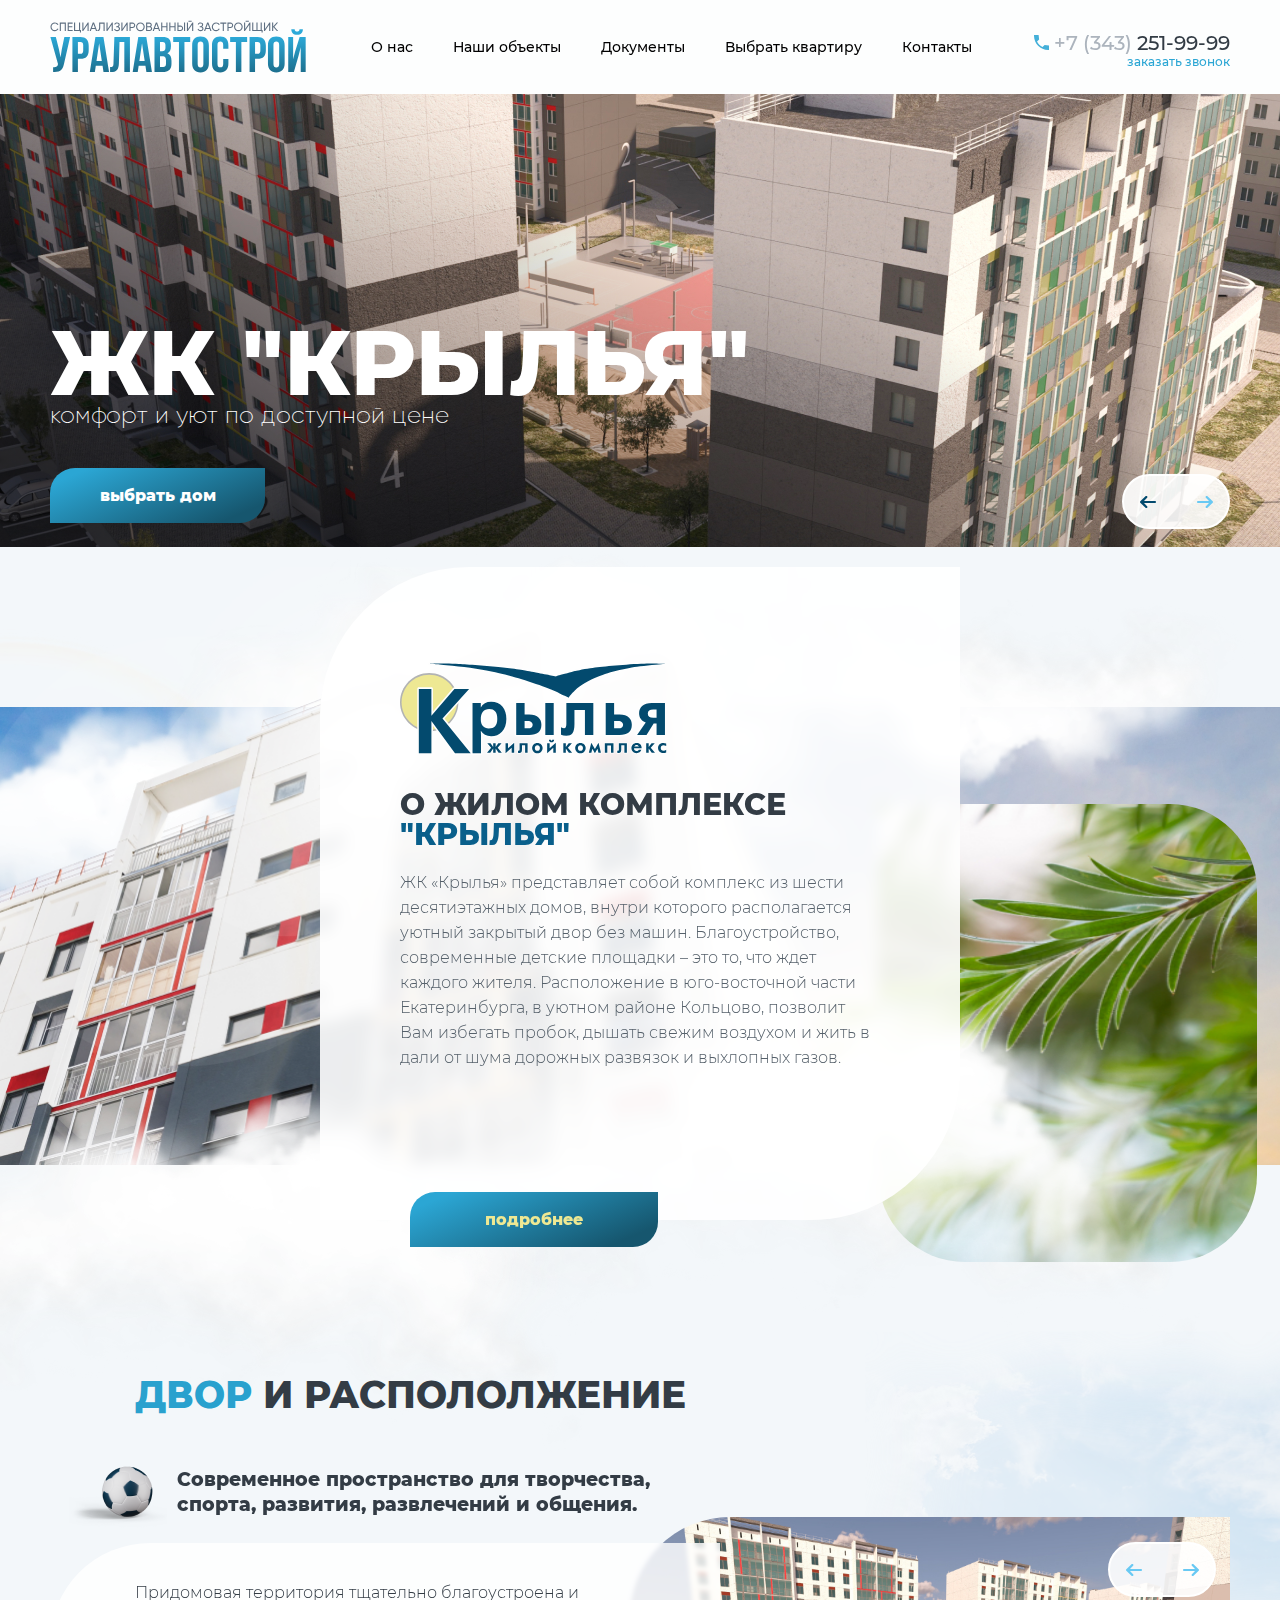
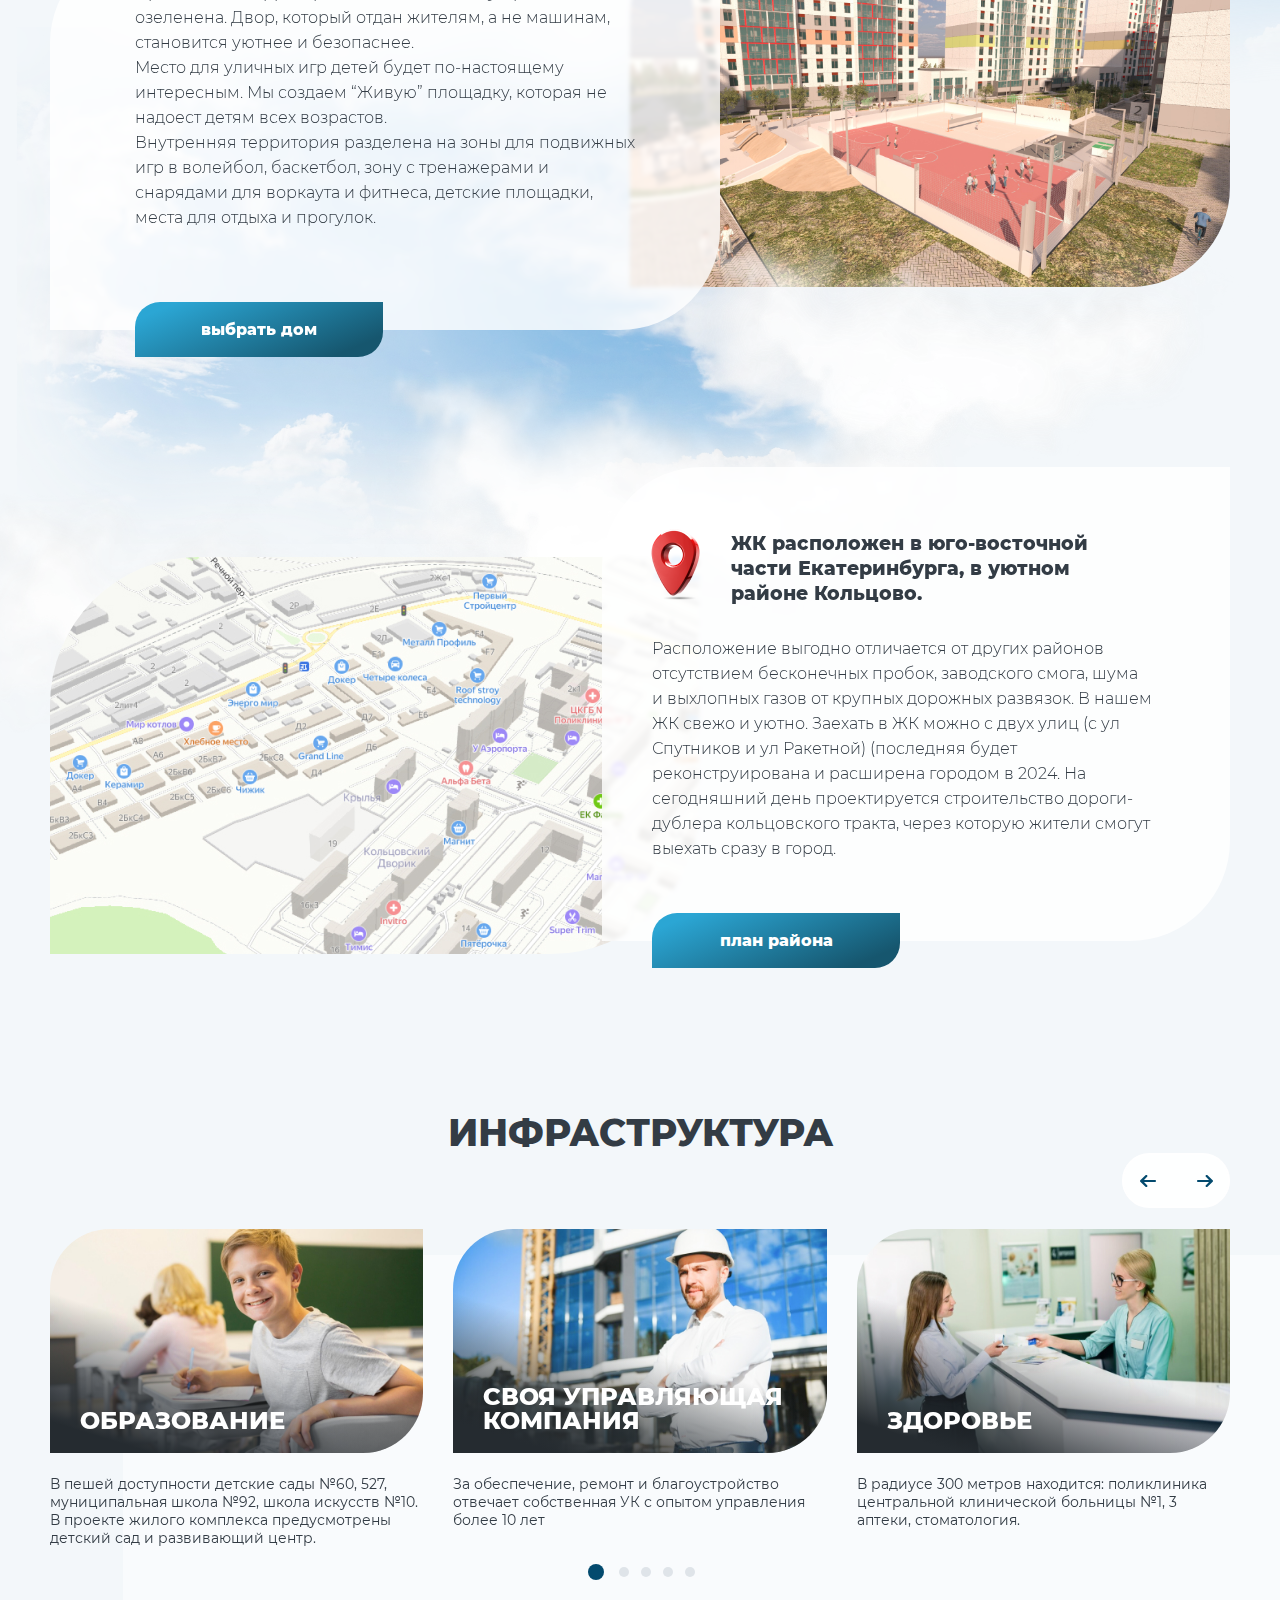
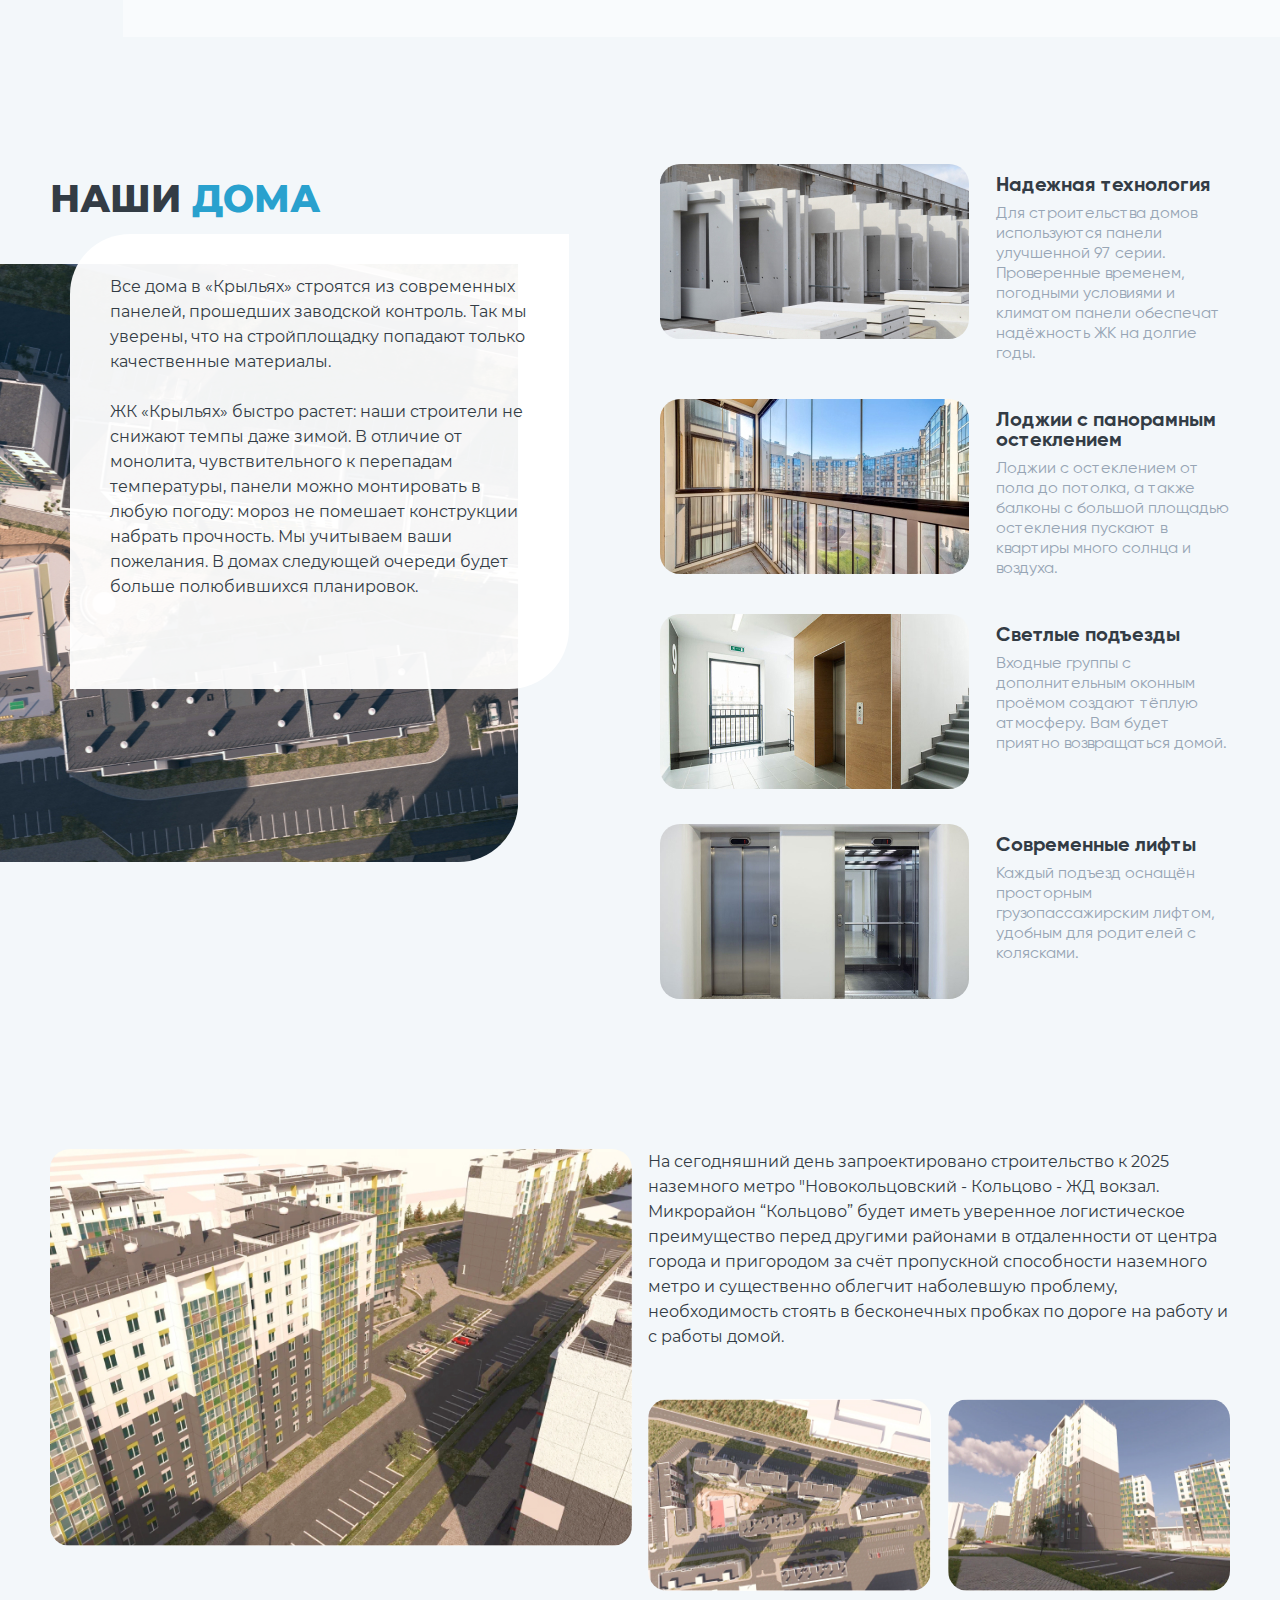
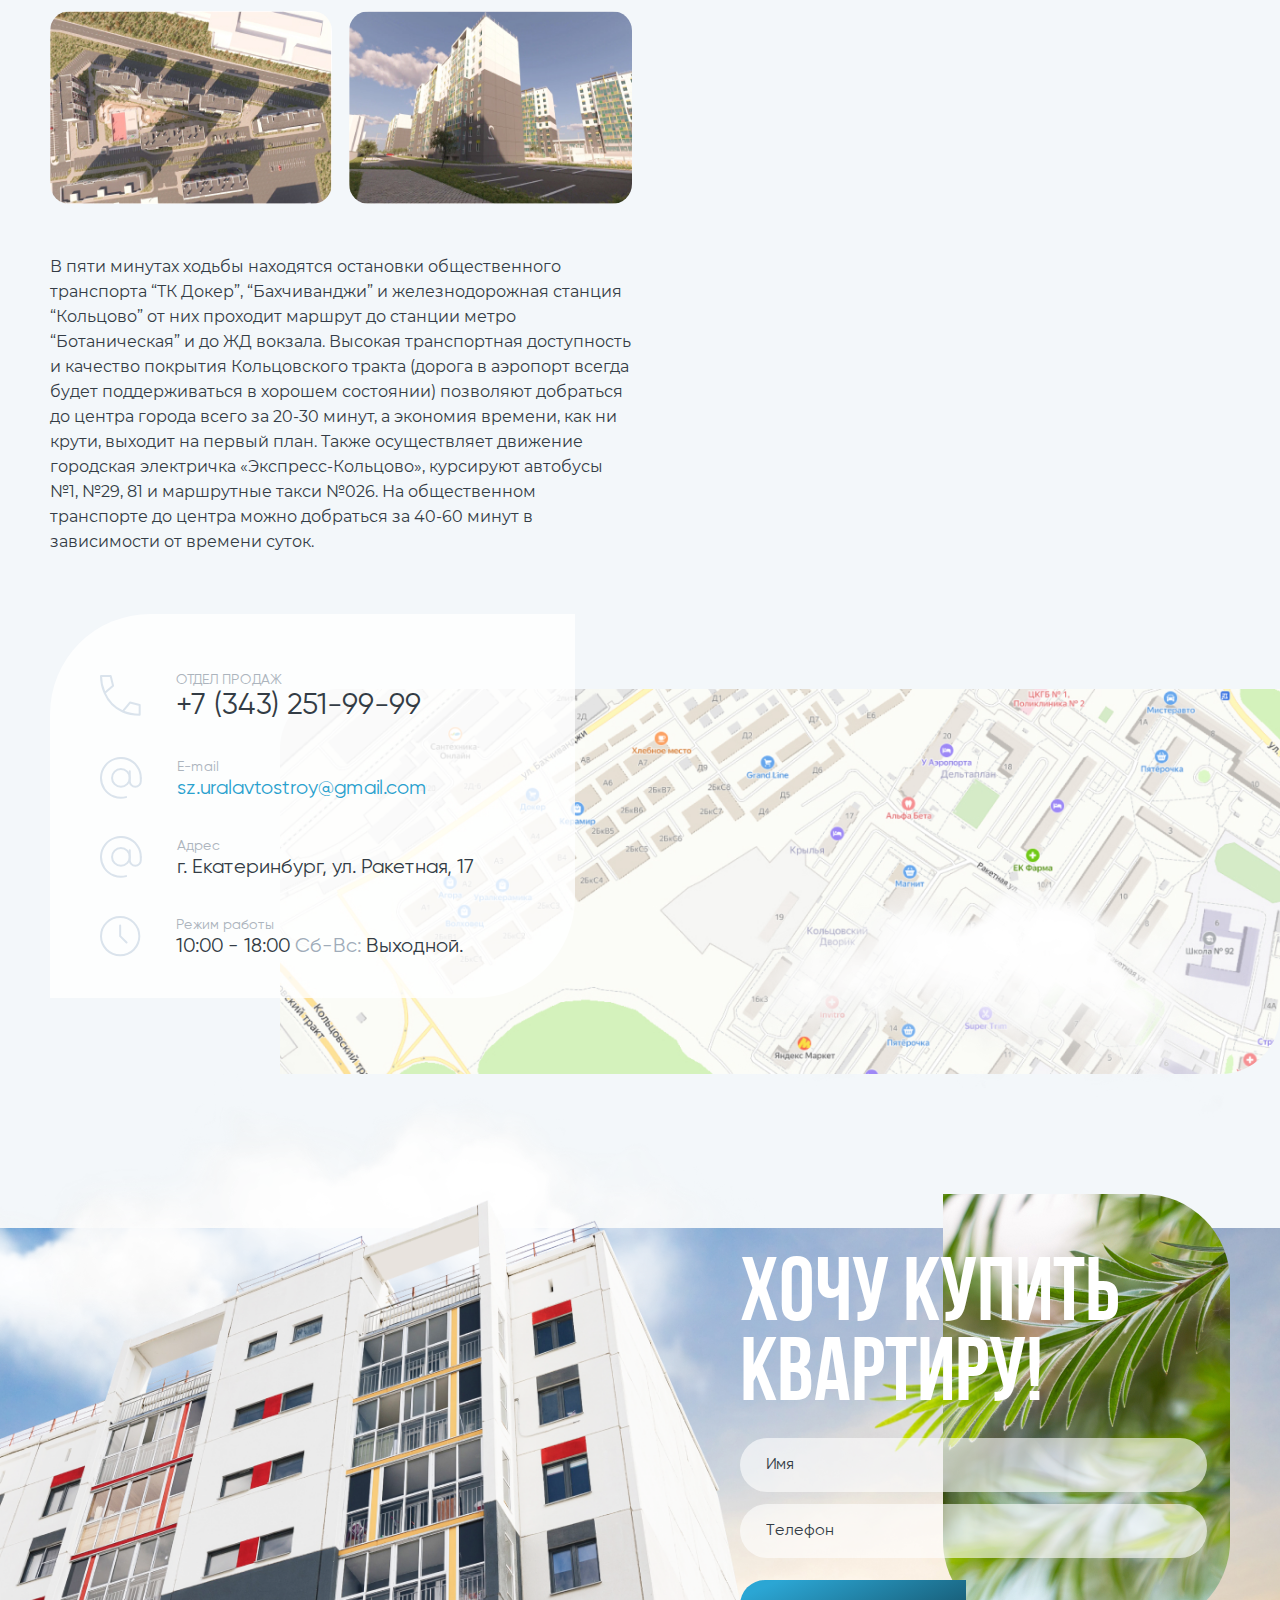
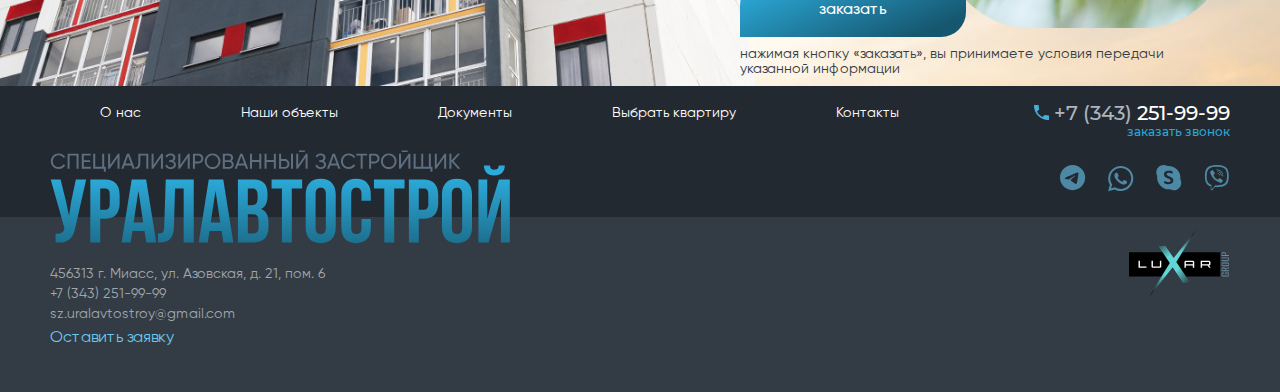
<file: krilya.html>
<!DOCTYPE html>
<html lang="ru">
<head>
    <meta charset="UTF-8">
    <meta name="viewport" content="width=device-width, initial-scale=1.0">

    <link rel="stylesheet" href="css/reset.css">
    <link rel="stylesheet" href="js/jquery/jquery-3.6.0.min.js">
    <link rel="stylesheet" href="js/swiper/swiper-bundle.min.css">
    <link rel="stylesheet" href="js/fancybox/fancybox.css">
    <link rel="stylesheet" href="css/style.css">

    <title>Крылья</title>
</head>
<body>
    <header class="header">
        <div class="section-box header__content">
            <a href="index.html" class="header__logo"><img src="images/svg/logo.svg" alt=""></a>
            <nav class="menu header__menu">
                <ul>
                    <li><a href="#">О нас</a></li>
                    <li><a href="#">Наши объекты</a></li>
                    <li><a href="#">Документы</a></li>
                    <li><a href="#">Выбрать квартиру</a></li>
                    <li><a href="#">Контакты</a></li>
                </ul>
            </nav>
            <div class="tel header__tel">
                <a href="tel:+73432519999" class="tel__number">
                    <svg width="15" height="15" viewBox="0 0 15 15" fill="none" xmlns="http://www.w3.org/2000/svg">
                        <path d="M15 10.3842L10.608 9.87586L8.50777 11.976C6.14189 10.7728 4.21888 8.84978 3.01563 6.4839L5.12414 4.37538L4.61577 0H0.0237001C-0.459675 8.48407 6.51593 15.4597 15 14.9763V10.3842Z" fill="#44B0D9"/>
                    </svg>
                    <span><b>+7 (343)</b>&nbsp;251-99-99</span>
                </a>
                <a href="#" class="tel__open-popup">заказать звонок</a>
            </div>
            <button class="header__burger-btn">
                <span></span>
                <span></span>
                <span></span>
            </button>
        </div>
    </header>
    <div class="burger">
        <div class="burger__content">
            <button class="burger__close-btn">
                <svg width="19" height="18" viewBox="0 0 19 18" fill="none" xmlns="http://www.w3.org/2000/svg">
                    <line x1="17.7979" y1="0.909111" x2="1.6127" y2="17.0943" stroke="#333C45"/>
                    <line y1="-0.5" x2="22.8893" y2="-0.5" transform="matrix(0.707107 0.707107 0.707107 -0.707107 1.25928 0.555557)" stroke="#333C45"/>
                </svg>
            </button>
            <nav class="menu">
                <ul>
                    <li><a href="#">О нас</a></li>
                    <li><a href="#">Наши объекты</a></li>
                    <li><a href="#">Документы</a></li>
                    <li><a href="#">Выбрать квартиру</a></li>
                    <li><a href="#">Контакты</a></li>
                </ul>
            </nav>
            <div class="tel">
                <a href="tel:+73432519999" class="tel__number">
                    <svg width="15" height="15" viewBox="0 0 15 15" fill="none" xmlns="http://www.w3.org/2000/svg">
                        <path d="M15 10.3842L10.608 9.87586L8.50777 11.976C6.14189 10.7728 4.21888 8.84978 3.01563 6.4839L5.12414 4.37538L4.61577 0H0.0237001C-0.459675 8.48407 6.51593 15.4597 15 14.9763V10.3842Z" fill="#44B0D9"/>
                    </svg>
                    <span><b>+7 (343)</b>&nbsp;251-99-99</span>
                </a>
                <a href="#" class="tel__open-popup">заказать звонок</a>
            </div>
            <div class="socials">
                <a href="#" class="tg">
                    <svg width="26" height="26" viewBox="0 0 26 26" fill="none" xmlns="http://www.w3.org/2000/svg">
                        <path fill-rule="evenodd" clip-rule="evenodd" d="M25.1908 12.5954C25.1908 19.5517 19.5517 25.1908 12.5954 25.1908C5.63916 25.1908 0 19.5517 0 12.5954C0 5.63916 5.63916 0 12.5954 0C19.5517 0 25.1908 5.63916 25.1908 12.5954ZM13.0468 9.2985C11.8217 9.80805 9.37323 10.8627 5.7014 12.4625C5.10516 12.6996 4.79282 12.9315 4.76438 13.1583C4.71633 13.5417 5.19635 13.6926 5.85001 13.8981C5.93892 13.9261 6.03105 13.9551 6.12549 13.9858C6.7686 14.1948 7.63368 14.4394 8.0834 14.4491C8.49134 14.4579 8.94665 14.2897 9.44933 13.9445C12.88 11.6287 14.651 10.4582 14.7621 10.433C14.8406 10.4152 14.9493 10.3928 15.0229 10.4582C15.0966 10.5237 15.0893 10.6477 15.0815 10.6809C15.034 10.8836 13.1498 12.6354 12.1747 13.5419C11.8707 13.8246 11.655 14.025 11.6109 14.0708C11.5122 14.1734 11.4116 14.2704 11.3149 14.3636C10.7174 14.9396 10.2694 15.3715 11.3397 16.0768C11.854 16.4157 12.2655 16.696 12.6761 16.9756C13.1246 17.281 13.5718 17.5856 14.1505 17.9649C14.298 18.0616 14.4388 18.162 14.5759 18.2597C15.0978 18.6318 15.5666 18.966 16.1458 18.9127C16.4824 18.8817 16.8301 18.5653 17.0066 17.6214C17.4239 15.3907 18.2441 10.5575 18.4336 8.56591C18.4502 8.39142 18.4293 8.1681 18.4126 8.07007C18.3958 7.97204 18.3607 7.83237 18.2333 7.72897C18.0824 7.60652 17.8494 7.5807 17.7452 7.58253C17.2715 7.59088 16.5447 7.84361 13.0468 9.2985Z" fill="#8B96A2"/>
                    </svg>
                </a>
                <a href="#" class="whatsapp">
                    <svg width="26" height="27" viewBox="0 0 26 27" fill="none" xmlns="http://www.w3.org/2000/svg">
                        <path d="M8.90434 7.71422C9.12759 7.72336 9.37458 7.73381 9.60925 8.25545C9.76963 8.61206 10.0395 9.27687 10.2545 9.80668C10.413 10.1971 10.5417 10.5142 10.5749 10.5806C10.6532 10.7373 10.7054 10.9202 10.601 11.1294C10.5854 11.1606 10.5709 11.1902 10.5571 11.2184C10.4786 11.3785 10.421 11.4962 10.2881 11.6517C10.236 11.7126 10.1822 11.7781 10.1283 11.8436C10.0202 11.9751 9.91203 12.1066 9.81814 12.2003C9.66101 12.3565 9.49781 12.5262 9.68054 12.8395C9.86334 13.1531 10.492 14.1784 11.4233 15.0087C12.4236 15.9006 13.2927 16.2779 13.734 16.4695C13.8207 16.5071 13.8909 16.5376 13.9423 16.5634C14.2556 16.72 14.4383 16.6939 14.6211 16.4846C14.8039 16.2757 15.4038 15.5703 15.6127 15.257C15.8215 14.9434 16.0304 14.9956 16.3176 15.1C16.6048 15.2044 18.1448 15.9624 18.4581 16.119C18.5192 16.1496 18.5763 16.1771 18.6292 16.2027C18.8478 16.3082 18.9955 16.3794 19.0585 16.4846C19.1369 16.6156 19.1369 17.2425 18.8758 17.9738C18.6147 18.7053 17.3358 19.4107 16.7614 19.463C16.7061 19.468 16.6512 19.4744 16.5947 19.4811C16.0639 19.5435 15.3939 19.6223 13.0024 18.6792C10.0597 17.5188 8.11946 14.643 7.7186 14.0489C7.68573 14.0002 7.66321 13.9668 7.65134 13.951L7.64785 13.9463C7.47894 13.7206 6.37225 12.2416 6.37225 10.7112C6.37225 9.26861 7.08135 8.51242 7.40761 8.1645C7.42991 8.14072 7.45042 8.11885 7.46879 8.0988C7.75575 7.78533 8.0952 7.70689 8.30402 7.70689C8.31547 7.70689 8.32691 7.70688 8.33836 7.70688C8.53558 7.70686 8.7318 7.70683 8.90434 7.71422Z" fill="#8B96A2"/>
                        <path fill-rule="evenodd" clip-rule="evenodd" d="M1.89144 19.7428C0.778588 17.8459 0.196871 15.696 0.196871 13.4704C0.196871 6.56563 5.83699 0.950806 12.7417 0.950806C16.1055 0.950806 19.2418 2.26599 21.6192 4.61815C23.9714 6.9956 25.2865 10.1318 25.2865 13.4956C25.2865 20.4004 19.6464 26.0152 12.7417 26.0152C10.6425 26.0152 8.56853 25.5093 6.7475 24.4977L0.0957031 26.2428L1.89144 19.7428ZM3.9148 19.0346L4.16772 19.414L3.10545 23.2584L7.05101 22.2214L7.43039 22.449C9.02378 23.4101 10.8701 23.916 12.7417 23.916C18.483 23.916 23.162 19.2369 23.162 13.4956C23.162 10.7135 22.0745 8.08315 20.1017 6.11038C18.1542 4.16289 15.5238 3.07533 12.7417 3.07533C7.00042 3.07533 2.3214 7.72906 2.3214 13.4956C2.3214 15.4431 2.87782 17.3653 3.9148 19.0346Z" fill="#8B96A2"/>
                    </svg>
                </a>
                <a href="#" class="skype">
                    <svg width="26" height="26" viewBox="0 0 26 26" fill="none" xmlns="http://www.w3.org/2000/svg">
                        <path fill-rule="evenodd" clip-rule="evenodd" d="M7.64493 0C9.02894 0 10.3727 0.388801 11.5293 1.10572C11.941 1.06172 12.3556 1.03954 12.7713 1.03954C14.301 1.03954 15.8158 1.33986 17.2292 1.92334C18.6425 2.50682 19.9267 3.36204 21.0084 4.44017C22.0901 5.5183 22.9482 6.79823 23.5336 8.20687C24.119 9.61552 24.4203 11.1253 24.4203 12.65C24.4203 13.1918 24.3823 13.7318 24.307 14.266C24.4499 14.5195 24.5778 14.7818 24.6899 15.0516C25.0597 15.9412 25.25 16.8948 25.25 17.8578C25.25 18.8208 25.0597 19.7743 24.6899 20.664C24.3202 21.5537 23.7782 22.3621 23.095 23.043C22.4118 23.724 21.6008 24.2641 20.7081 24.6326C19.8155 25.0012 18.8588 25.1908 17.8926 25.1908C16.569 25.1908 15.2823 24.8354 14.1608 24.1776C13.7006 24.2327 13.2366 24.2605 12.7713 24.2605C11.2415 24.2605 9.72668 23.9601 8.31335 23.3767C6.90002 22.7932 5.61583 21.938 4.53412 20.8598C3.4524 19.7817 2.59433 18.5018 2.00891 17.0931C1.42349 15.6845 1.12218 14.1747 1.12218 12.65C1.12218 12.0791 1.16442 11.5103 1.248 10.9481C0.62555 9.85464 0.290039 8.60983 0.290039 7.33053C0.290039 5.38636 1.06493 3.52181 2.44424 2.14706C3.82354 0.772322 5.69429 0 7.64493 0ZM8.34775 11.0361C8.63203 11.5227 9.02486 11.9371 9.49562 12.2469C10.1193 12.6551 10.7824 12.9996 11.4748 13.2756C12.249 13.5991 12.8496 13.8734 13.2768 14.0985C13.6379 14.2761 13.9657 14.5147 14.2458 14.8038C14.4577 15.0287 14.5754 15.3261 14.5749 15.6351C14.584 15.853 14.5411 16.07 14.4497 16.268C14.3583 16.466 14.221 16.6393 14.0493 16.7737C13.5905 17.0825 13.0416 17.2288 12.49 17.1894C12.1781 17.1926 11.8668 17.1605 11.5621 17.0937C11.315 17.0394 11.0733 16.963 10.84 16.8653C10.6356 16.7768 10.3566 16.6441 10.0028 16.4673C9.71827 16.3155 9.40156 16.234 9.07913 16.2296C8.78974 16.2178 8.50687 16.3176 8.28897 16.5084C8.18504 16.6073 8.10381 16.7276 8.0509 16.861C7.99798 16.9944 7.97464 17.1376 7.98249 17.2809C7.97598 17.5526 8.0579 17.819 8.21592 18.04C8.40625 18.2812 8.65234 18.4726 8.93302 18.5976C10.0309 19.0734 11.2211 19.2986 12.4169 19.2567C13.2871 19.2742 14.1533 19.1331 14.9729 18.8402C15.653 18.5988 16.2453 18.1592 16.6733 17.5782C17.0937 16.9645 17.3067 16.2324 17.2813 15.489C17.2976 14.8818 17.1456 14.282 16.8421 13.7559C16.5339 13.2553 16.1187 12.8292 15.6262 12.5081C15.0027 12.1059 14.3412 11.7658 13.6513 11.4929C13.5775 11.4568 13.5012 11.4262 13.4229 11.4014C12.7158 11.1092 12.184 10.8746 11.8274 10.6977C11.5091 10.5485 11.2208 10.3421 10.9768 10.0889C10.7715 9.8734 10.6583 9.58635 10.6611 9.2887C10.6513 9.06199 10.7025 8.8368 10.8094 8.63665C10.9164 8.43651 11.0751 8.26875 11.269 8.15092C11.7286 7.87693 12.2576 7.74162 12.7923 7.7613C13.2025 7.757 13.6114 7.80784 14.0081 7.91244C14.4391 8.03672 14.8608 8.19104 15.2702 8.37428C15.4363 8.45135 15.6169 8.492 15.8 8.49351C15.9331 8.49704 16.0654 8.47238 16.1883 8.42115C16.3112 8.36992 16.4218 8.29328 16.5129 8.19626C16.6093 8.09097 16.6839 7.96775 16.7326 7.83361C16.7813 7.69948 16.8031 7.55706 16.7968 7.4145C16.8011 7.1401 16.7053 6.87352 16.5272 6.66466C16.2856 6.4108 15.9859 6.21946 15.6539 6.1071C15.2924 5.97434 14.9186 5.87786 14.538 5.81908C14.0062 5.73186 13.468 5.69056 12.9291 5.69565C12.1056 5.69077 11.2874 5.82856 10.5108 6.1029C9.79681 6.34395 9.15941 6.76985 8.66348 7.33725C8.18627 7.90228 7.93397 8.62331 7.95478 9.3626C7.93784 9.94513 8.0733 10.522 8.34775 11.0361Z" fill="#8B96A2"/>
                    </svg>
                </a>
                <a href="#" class="viber">
                    <svg width="26" height="26" viewBox="0 0 26 26" fill="none" xmlns="http://www.w3.org/2000/svg">
                        <path d="M15.9657 10.1491C15.9742 10.3249 15.8386 10.4743 15.6628 10.4828C15.4871 10.4913 15.3377 10.3557 15.3292 10.1799C15.2766 9.09105 14.7707 8.56868 13.7252 8.51313C13.5495 8.5038 13.4146 8.35378 13.424 8.17807C13.4333 8.00235 13.5833 7.86747 13.759 7.87681C15.1349 7.9499 15.8974 8.73741 15.9657 10.1491Z" fill="#8B96A2"/>
                        <path d="M17.2733 11.0312C17.4492 11.0352 17.5951 10.8958 17.5991 10.7199C17.6274 9.47457 17.2544 8.42309 16.4795 7.57881C15.7031 6.73301 14.6324 6.26468 13.277 6.16844C13.1015 6.15598 12.9491 6.28817 12.9367 6.46369C12.9242 6.63921 13.0564 6.7916 13.2319 6.80407C14.4324 6.88931 15.35 7.29064 16.01 8.0097C16.6706 8.72939 16.9867 9.62048 16.962 10.7054C16.958 10.8814 17.0974 11.0272 17.2733 11.0312Z" fill="#8B96A2"/>
                        <path d="M19.2738 11.3643C19.2752 11.5403 19.1336 11.684 18.9576 11.6853C18.7817 11.6866 18.638 11.545 18.6366 11.3691C18.6221 9.43018 18.0499 7.92305 16.9221 6.82027C15.7903 5.71725 14.3834 5.15988 12.6929 5.14907C12.517 5.14794 12.3753 5.00438 12.3764 4.82842C12.3775 4.65246 12.5211 4.51073 12.697 4.51186C14.5496 4.52371 16.115 5.1439 17.3672 6.36429C18.6238 7.59299 19.2581 9.26364 19.2738 11.3643Z" fill="#8B96A2"/>
                        <path d="M14.4944 14.1717C14.2563 14.4703 13.8064 14.4325 13.8064 14.4325C10.5326 13.5971 9.65559 10.2817 9.65559 10.2817C9.65559 10.2817 9.61778 9.83564 9.91643 9.5937L10.5062 9.12493C10.801 8.89811 10.9863 8.34996 10.6876 7.81315C10.5213 7.51451 10.1886 6.98148 9.94289 6.64503C9.68205 6.28967 9.07719 5.56385 9.07341 5.56007C8.78233 5.21228 8.35137 5.13289 7.89773 5.36727C7.89773 5.36727 7.89395 5.37105 7.89017 5.37105C7.45921 5.61299 7.05849 5.9381 6.68423 6.35016L6.67667 6.35772C6.39693 6.69417 6.23437 7.02684 6.19657 7.35195C6.18901 7.38976 6.18523 7.4389 6.18901 7.49561C6.18523 7.63926 6.20791 7.77913 6.25328 7.919L6.2684 7.93035C6.40827 8.43313 6.76362 9.26859 7.53103 10.6635C8.03004 11.567 8.54039 12.3231 9.04695 12.9582C9.31158 13.2947 9.614 13.6387 9.96179 13.9902L10.0979 14.1263C10.4495 14.4741 10.7935 14.7766 11.1299 15.0412C11.765 15.5477 12.5173 16.0581 13.4246 16.5571C14.8195 17.3245 15.655 17.6799 16.1578 17.8197L16.1691 17.8349C16.309 17.8802 16.4489 17.8991 16.5925 17.8991C16.6492 17.9029 16.6984 17.8991 16.7362 17.8916C17.0613 17.8538 17.394 17.6912 17.7304 17.4115L17.738 17.4039C18.15 17.0296 18.4751 16.6251 18.7171 16.198C18.7171 16.198 18.7209 16.1942 18.7209 16.1904C18.9552 15.7368 18.8759 15.3058 18.5281 15.0147C18.5281 15.0147 17.7985 14.4061 17.4431 14.1452C17.1104 13.8995 16.5736 13.5706 16.275 13.4005C15.7382 13.1019 15.19 13.2871 14.9632 13.582L14.4944 14.1717Z" fill="#8B96A2"/>
                        <path fill-rule="evenodd" clip-rule="evenodd" d="M13.3301 0.0180821C18.9628 0.0445445 21.4918 1.88179 22.1194 2.4564C24.1948 4.25963 25.3478 8.25924 24.5728 14.5762C23.8911 20.1576 19.998 21.1477 18.692 21.4799C18.5641 21.5124 18.461 21.5387 18.3882 21.5623C18.0366 21.6757 14.9254 22.4544 10.8842 22.1142C10.4381 22.6321 9.8446 23.3126 9.41743 23.7738C9.28837 23.9128 9.16754 24.0501 9.05207 24.1813C8.4674 24.8456 8.02011 25.3538 7.33823 25.1423C6.66155 24.9343 6.69936 23.9061 6.69936 23.9061L6.70314 21.3695H6.69936C0.786896 19.7061 0.873843 13.5782 0.941889 10.3044C1.00616 7.03062 1.64125 4.39194 3.44448 2.58872C6.68423 -0.382635 13.3301 0.0180821 13.3301 0.0180821ZM18.0213 19.713C19.1313 19.4554 22.2312 18.736 22.8036 14.1226C23.4576 8.84519 22.5617 5.24252 20.8076 3.73416C20.2784 3.25406 17.995 1.82131 13.228 1.79862C13.228 1.79862 7.58396 1.42815 4.84321 3.90806C3.31973 5.41264 2.8056 7.6506 2.74889 10.3838L2.74271 10.6622C2.67874 13.4573 2.56598 18.3834 7.39872 19.725C7.39872 19.725 7.37982 23.5999 7.37604 23.9401C7.37604 24.1783 7.41384 24.3408 7.54993 24.3748C7.64822 24.4013 7.79566 24.3484 7.92041 24.2236C8.71806 23.4184 11.2774 20.3337 11.2774 20.3337C14.7099 20.5605 17.4393 19.88 17.7342 19.7855C17.8021 19.7639 17.8998 19.7412 18.0213 19.713Z" fill="#8B96A2"/>
                    </svg>
                </a>
            </div>
            <div class="address">
                <p>456313 г. Миасс, ул. Азовская, д. 21, пом. 6</p>
                <p>+7 (343) 251-99-99</p>
                <p>sz.uralavtostroy@gmail.com</p>
                <a href="#">Оставить заявку</a>
            </div>
        </div>
    </div>
    <div class="up up-invisible">
        <svg width="12" height="16" viewBox="0 0 12 16" fill="none" xmlns="http://www.w3.org/2000/svg">
            <path d="M0.319766 7.09358C0.11502 6.87926 -4.11385e-07 6.58862 -4.24631e-07 6.28557C-4.37878e-07 5.98252 0.11502 5.69187 0.319766 5.47755L5.23444 0.334618C5.43925 0.120362 5.71699 -2.49898e-07 6.00659 -2.62557e-07C6.29619 -2.75215e-07 6.57393 0.120362 6.77874 0.334618L11.6934 5.47755C11.8924 5.6931 12.0024 5.98179 12 6.28145C11.9975 6.58111 11.8826 6.86776 11.6801 7.07966C11.4776 7.29155 11.2037 7.41175 10.9173 7.41435C10.631 7.41696 10.3551 7.30176 10.1491 7.09358L7.09874 3.99982L7.09874 14.8571C7.09874 15.1602 6.98368 15.4509 6.77886 15.6653C6.57404 15.8796 6.29625 16 6.00659 16C5.71694 16 5.43914 15.8796 5.23433 15.6653C5.02951 15.4509 4.91444 15.1602 4.91444 14.8571L4.91444 3.99982L1.86407 7.09358C1.65926 7.30783 1.38152 7.4282 1.09192 7.4282C0.802318 7.4282 0.524575 7.30783 0.319766 7.09358Z" fill="#034A6E"/>
        </svg>
    </div>
    <section class="swiper slider slider_krilya">
        <div class="swiper-wrapper">
            <div class="swiper-slide">
                <div class="section-box">
                    <h1>ЖК "КРЫЛЬЯ"</h1>
                    <p>комфорт и уют  по доступной цене</p>
                    <a href="#" class="btn-shadow">выбрать дом</a>
                </div>
            </div>
            <div class="swiper-slide">
                <div class="section-box">
                    <h1>ЖК "КРЫЛЬЯ"</h1>
                    <p>комфорт и уют  по доступной цене</p>
                    <a href="#" class="btn-shadow">выбрать дом</a>
                </div>
            </div>
            <div class="swiper-slide">
                <div class="section-box">
                    <h1>ЖК "КРЫЛЬЯ"</h1>
                    <p>комфорт и уют  по доступной цене</p>
                    <a href="#" class="btn-shadow">выбрать дом</a>
                </div>
            </div>
        </div>
        <div class="slider__arrows section-box">
            <div class="arrows">
                <div class="swiper-button-prev"></div>
                <div class="swiper-button-next"></div>
            </div>
        </div>
    </section>
    <section class="krilya">
        <div class="krilya__content">
            <img src="images/svg/logo-krilya.svg" alt="" class="krilya__logo">
            <h2>О ЖИЛОМ КОМПЛЕКСЕ<br><span>"КРЫЛЬЯ"</span></h2>
            <p>ЖК «Крылья» представляет собой комплекс из шести десятиэтажных домов, внутри которого располагается уютный закрытый двор без машин. Благоустройство, современные детские площадки – это то, что ждет каждого жителя. Расположение в юго-восточной части Екатеринбурга, в уютном районе Кольцово, позволит Вам избегать пробок, дышать свежим воздухом и жить в дали от шума дорожных развязок и выхлопных газов.</p>
            <a href="#" class="btn-shadow">подробнее</a>
        </div>
        <div class="krilya__imgs">
            <div class="krilya__clouds krilya__clouds_1">
                <img src="images/cloud.png" alt="">
                <img src="images/cloud.png" alt="">
            </div>
            <img src="images/house-1.png" alt="" class="krilya__house">
            <img src="images/light.png" alt="" class="krilya__light">
            <div class="krilya__leaf">
                <img src="images/order-img-5.jpg" alt="">
                <img src="images/order-leaf.png" alt="">
            </div>
            <div class="krilya__clouds krilya__clouds_2">
                <img src="images/cloud.png" alt="">
                <img src="images/cloud.png" alt="">
                <img src="images/cloud.png" alt="">
            </div>
        </div>
        <img src="images/order-bg.jpg" alt="" class="krilya__bg">
    </section>
    <section class="place">
        <div class="place__wrapper">
            <h2><span>ДВОР&nbsp;</span>И РАСПОЛОЛЖЕНИЕ</h2>
            <div class="place__content">
                <div class="place__info">
                    <div class="place__info__description">
                        <img src="images/ball.png" alt="">
                        <p>Современное пространство для творчества, спорта, развития, развлечений и общения.</p>
                    </div>
                    <div class="place__info__content">
                        <p>Придомовая территория тщательно благоустроена и озеленена. Двор, который отдан жителям, а не машинам, становится уютнее и безопаснее.<br>Место для уличных игр детей будет по-настоящему интересным. Мы создаем “Живую” площадку, которая не надоест детям всех возрастов.<br>Внутренняя территория разделена на зоны для подвижных игр в волейбол, баскетбол, зону с тренажерами и снарядами для воркаута и фитнеса, детские площадки, места для отдыха и прогулок.</p>
                        <a href="#" class="btn-shadow">выбрать дом</a>
                    </div>
                </div>
                <div class="swiper place__slider">
                    <div class="arrows">
                        <div class="swiper-button-prev"></div>
                        <div class="swiper-button-next"></div>
                    </div>
                    <div class="swiper-wrapper">
                        <div class="swiper-slide">
                            <a href="images/place-swiper-slide-1.jpg" data-fancybox="place-slider">
                                <img src="images/place-swiper-slide-1.jpg" alt="">
                            </a>
                        </div>
                        <div class="swiper-slide">
                            <a href="images/place-swiper-slide-1.jpg" data-fancybox="place-slider">
                                <img src="images/place-swiper-slide-1.jpg" alt="">
                            </a>
                        </div>
                        <div class="swiper-slide">
                            <a href="images/place-swiper-slide-1.jpg" data-fancybox="place-slider">
                                <img src="images/place-swiper-slide-1.jpg" alt="">
                            </a>
                        </div>
                    </div>
                </div>
            </div>
            <div class="place__map-box">
                <div class="place__map">
                    <img src="images/map-img.jpg" alt="">
                </div>
                <div class="place__map__content">
                    <div class="place__map__description">
                        <img src="images/map-point.png" alt="">
                        <p>ЖК расположен в юго-восточной части Екатеринбурга, в уютном районе Кольцово. </p>
                    </div>
                    <p>Расположение выгодно отличается от других районов отсутствием бесконечных пробок, заводского смога, шума и выхлопных газов от крупных дорожных развязок. В нашем ЖК свежо и уютно. Заехать в ЖК можно с двух улиц (с ул Спутников и ул Ракетной) (последняя будет реконструирована  и расширена городом в 2024. На сегодняшний день проектируется строительство дороги-дублера кольцовского тракта, через которую жители смогут выехать сразу  в город.</p>
                    <a href="#" class="btn-shadow">план района</a>
                </div>
            </div>
        </div>
        <div class="place__bg">
            <img src="images/place-bg.png" alt="">
            <img src="images/place-bg.png" alt="">
        </div>
        <div class="place__clouds">
            <img src="images/cloud.png" alt="">
            <img src="images/cloud.png" alt="">
            <img src="images/cloud.png" alt="">
        </div>
    </section>
    <section class="infrastructure">
        <div class="section-box">
            <h2>ИНФРАСТРУКТУРА</h2>
            <div class="infrastructure__content">
                <div class="arrows">
                    <div class="swiper-button-prev"></div>
                    <div class="swiper-button-next"></div>
                </div>
                <div class="swiper infrastructure__slider">
                    <div class="swiper-wrapper">
                        <div class="swiper-slide">
                            <div>
                                <img src="images/infra-img-1.jpg" alt="">
                                <h3>Образование</h3>
                            </div>
                            <p>В пешей доступности детские сады №60, 527, муниципальная школа №92, школа искусств №10. В проекте жилого комплекса предусмотрены детский сад и развивающий центр.</p>
                        </div>
                        <div class="swiper-slide">
                            <div>
                                <img src="images/infra-img-2.jpg" alt="">
                                <h3>Своя управляющая компания</h3>
                            </div>
                            <p>За обеспечение, ремонт и благоустройство отвечает собственная УК с опытом управления более 10 лет</p>
                        </div>
                        <div class="swiper-slide">
                            <div>
                                <img src="images/infra-img-3.jpg" alt="">
                                <h3>Здоровье</h3>
                            </div>
                            <p>В радиусе 300 метров находится: поликлиника центральной клинической больницы №1, 3 аптеки, стоматология.</p>
                        </div>
                        <div class="swiper-slide">
                            <div>
                                <img src="images/infra-img-1.jpg" alt="">
                                <h3>Образование</h3>
                            </div>
                            <p>В пешей доступности детские сады №60, 527, муниципальная школа №92, школа искусств №10. В проекте жилого комплекса предусмотрены детский сад и развивающий центр.</p>
                        </div>
                        <div class="swiper-slide">
                            <div>
                                <img src="images/infra-img-2.jpg" alt="">
                                <h3>Своя управляющая компания</h3>
                            </div>
                            <p>За обеспечение, ремонт и благоустройство отвечает собственная УК с опытом управления более 10 лет</p>
                        </div>
                    </div>
                    <div class="swiper-pagination"></div>
                </div>
            </div>
        </div>
        <div class="infrastructure__bg"></div>
    </section>
    <section class="about about_krilya">
        <div class="section-box">
            <div class="about__description">
                <h2>НАШИ <span>ДОМА</span></h2>
                <div class="about__description__content">
                    <p>
                        Все дома в «Крыльях» строятся из современных панелей, прошедших заводской контроль. Так мы уверены, что на стройплощадку попадают только качественные материалы.
                        <br><br>ЖК «Крыльях» быстро растет: наши строители не снижают темпы даже зимой. В отличие от монолита, чувствительного к перепадам температуры, панели можно монтировать в любую погоду: мороз не помешает конструкции набрать прочность. 
                        Мы учитываем ваши пожелания. В домах следующей очереди будет больше полюбившихся планировок.
                    </p>
                </div>
                <img src="images/about-bg.jpg" alt="">
            </div>
            <div class="about__content">
                <div class="about__card">
                    <img src="images/about-img-1.jpg" alt="">
                    <div>
                        <h3>Надежная технология</h3>
                        <p>Для строительства домов используются панели улучшенной 97 серии. Проверенные временем, погодными условиями и климатом панели обеспечат надёжность ЖК на долгие годы.</p>
                    </div>
                </div>
                <div class="about__card">
                    <img src="images/about-img-2.jpg" alt="">
                    <div>
                        <h3>Лоджии с панорамным остеклением</h3>
                        <p>Лоджии с остеклением от пола до потолка, a также балконы с большой площадью остекления пускают в квартиры много солнца и воздуха.</p>
                    </div>
                </div>
                <div class="about__card">
                    <img src="images/about-img-3.jpg" alt="">
                    <div>
                        <h3>Светлые подъезды</h3>
                        <p>Входные группы с дополнительным оконным проёмом создают тёплую атмосферу. Вам будет приятно возвращаться домой.</p>
                    </div>
                </div>
                <div class="about__card">
                    <img src="images/about-img-4.jpg" alt="">
                    <div>
                        <h3>Современные лифты</h3>
                        <p>Каждый подъезд оснащён просторным грузопассажирским лифтом, удобным для родителей с колясками.</p>
                    </div>
                </div>
            </div>
        </div>
    </section>
    <section class="news">
        <div class="section-box news__content">
            <div class="news__block news__block_img">
                <div class="news__block__img-box">
                    <a href="images/news-img-1.jpg" data-fancybox="news"><img src="images/news-img-1.jpg" alt=""></a>
                </div>
            </div>
            <div class="news__block news__block_text">
                <p>
                    На сегодняшний день запроектировано строительство к 2025 наземного метро "Новокольцовский - Кольцово - ЖД вокзал.
                    <br>Микрорайон “Кольцово”  будет иметь уверенное логистическое преимущество перед другими районами в отдаленности от центра города и пригородом за счёт пропускной способности наземного метро и существенно облегчит наболевшую проблему, необходимость стоять в бесконечных пробках по дороге на работу и с работы домой.
                </p>
                <div class="news__block__img-box">
                    <a href="images/news-img-2.jpg" data-fancybox="news"><img src="images/news-img-2.jpg" alt=""></a>
                    <a href="images/news-img-3.jpg" data-fancybox="news"><img src="images/news-img-3.jpg" alt=""></a>
                </div>
            </div>
            <div class="news__block news__block_text">
                <p>В пяти минутах ходьбы находятся остановки общественного транспорта “ТК Докер”, “Бахчиванджи” и железнодорожная станция “Кольцово” от них проходит маршрут до станции метро “Ботаническая” и до ЖД вокзала.  Высокая транспортная доступность и качество покрытия Кольцовского тракта (дорога в аэропорт всегда будет поддерживаться в хорошем состоянии) позволяют добраться до центра города всего за 20-30 минут, а экономия времени, как ни крути, выходит на первый план. Также осуществляет движение городская электричка «Экспресс-Кольцово», курсируют автобусы №1, №29, 81 и маршрутные такси №026. На общественном транспорте до центра можно добраться за 40-60 минут в зависимости от времени суток.</p>
                <div class="news__block__img-box">
                    <a href="images/news-img-2.jpg" data-fancybox="news"><img src="images/news-img-2.jpg" alt=""></a>
                    <a href="images/news-img-3.jpg" data-fancybox="news"><img src="images/news-img-3.jpg" alt=""></a>
                </div>
            </div>
            <div class="news__block news__block_img">
                <div class="news__block__img-box">
                    <iframe src="https://www.youtube.com/embed/K4TOrB7at0Y?si=I0LTJaReVBSjbJsC" title="YouTube video player" frameborder="0" allow="accelerometer; autoplay; clipboard-write; encrypted-media; gyroscope; picture-in-picture; web-share" referrerpolicy="strict-origin-when-cross-origin" allowfullscreen></iframe>
                </div>
            </div>
        </div>
    </section>
    <section class="contacts">
        <div class="section-box">
            <div class="contacts__content">
                <div class="contacts__item">
                    <img src="images/svg/tel-icon.svg" alt="">
                    <div class="contacts__item__content">
                        <p class="contacts__item__title">ОТДЕЛ ПРОДАЖ</p>
                        <p class="contacts__item__text contacts__item__text_tel">+7 (343) 251-99-99</p>
                    </div>
                </div>
                <div class="contacts__item">
                    <img src="images/svg/mail-icon.svg" alt="">
                    <div class="contacts__item__content">
                        <p class="contacts__item__title">E-mail</p>
                        <p class="contacts__item__text contacts__item__text_link">sz.uralavtostroy@gmail.com</p>
                    </div>
                </div>
                <div class="contacts__item">
                    <img src="images/svg/mail-icon.svg" alt="">
                    <div class="contacts__item__content">
                        <p class="contacts__item__title">Адрес</p>
                        <p class="contacts__item__text">г. Екатеринбург, ул. Ракетная, 17</p>
                    </div>
                </div>
                <div class="contacts__item">
                    <img src="images/svg/clock-icon.svg" alt="">
                    <div class="contacts__item__content">
                        <p class="contacts__item__title">Режим работы</p>
                        <p class="contacts__item__text">10:00 - 18:00 <span>Сб-Вс:</span> Выходной.</p>
                    </div>
                </div>
            </div>
        </div>
        <div class="contacts__map">
            <img src="images/contacts-map.jpg" alt="">
            <img src="images/cloud.png" alt="" class="cloud">
        </div>
    </section>
    <section class="order order_krilya">
        <div class="section-box">
            <div class="order__images">
                <img src="images/house-1.png" alt="">
            </div>
            <form>
                <h2>Хочу купить<br>квартиру!</h2>
                <input type="text" placeholder="Имя">
                <input type="tel" placeholder="Телефон">
                <button class="btn-shadow">заказать</button>
                <p>нажимая кнопку «заказать», вы принимаете условия передачи указанной информации</p>
            </form>
            <div class="order__leaf">
                <img src="images/order-img-5.jpg" alt="">
                <img src="images/order-leaf.png" alt="">
            </div>
        </div>
        <div class="order__clouds">
            <img src="images/cloud.png" alt="">
            <img src="images/cloud.png" alt="">
        </div>
    </section>
    <footer class="footer">
        <div class="footer__top">
            <div class="section-box">
                <nav class="menu footer__menu">
                    <ul>
                        <li><a href="#">О нас</a></li>
                        <li><a href="#">Наши объекты</a></li>
                        <li><a href="#">Документы</a></li>
                        <li><a href="#">Выбрать квартиру</a></li>
                        <li><a href="#">Контакты</a></li>
                    </ul>
                </nav>
                <div>
                    <div class="tel footer__tel">
                        <a href="tel:+73432519999" class="tel__number">
                            <svg width="15" height="15" viewBox="0 0 15 15" fill="none" xmlns="http://www.w3.org/2000/svg">
                                <path d="M15 10.3842L10.608 9.87586L8.50777 11.976C6.14189 10.7728 4.21888 8.84978 3.01563 6.4839L5.12414 4.37538L4.61577 0H0.0237001C-0.459675 8.48407 6.51593 15.4597 15 14.9763V10.3842Z" fill="#44B0D9"/>
                            </svg>
                            <span><b>+7 (343)</b>&nbsp;251-99-99</span>
                        </a>
                        <a href="#" class="tel__open-popup">заказать звонок</a>
                    </div>
                    <div class="socials">
                        <a href="#" class="tg">
                            <svg width="26" height="26" viewBox="0 0 26 26" fill="none" xmlns="http://www.w3.org/2000/svg">
                                <path fill-rule="evenodd" clip-rule="evenodd" d="M25.1908 12.5954C25.1908 19.5517 19.5517 25.1908 12.5954 25.1908C5.63916 25.1908 0 19.5517 0 12.5954C0 5.63916 5.63916 0 12.5954 0C19.5517 0 25.1908 5.63916 25.1908 12.5954ZM13.0468 9.2985C11.8217 9.80805 9.37323 10.8627 5.7014 12.4625C5.10516 12.6996 4.79282 12.9315 4.76438 13.1583C4.71633 13.5417 5.19635 13.6926 5.85001 13.8981C5.93892 13.9261 6.03105 13.9551 6.12549 13.9858C6.7686 14.1948 7.63368 14.4394 8.0834 14.4491C8.49134 14.4579 8.94665 14.2897 9.44933 13.9445C12.88 11.6287 14.651 10.4582 14.7621 10.433C14.8406 10.4152 14.9493 10.3928 15.0229 10.4582C15.0966 10.5237 15.0893 10.6477 15.0815 10.6809C15.034 10.8836 13.1498 12.6354 12.1747 13.5419C11.8707 13.8246 11.655 14.025 11.6109 14.0708C11.5122 14.1734 11.4116 14.2704 11.3149 14.3636C10.7174 14.9396 10.2694 15.3715 11.3397 16.0768C11.854 16.4157 12.2655 16.696 12.6761 16.9756C13.1246 17.281 13.5718 17.5856 14.1505 17.9649C14.298 18.0616 14.4388 18.162 14.5759 18.2597C15.0978 18.6318 15.5666 18.966 16.1458 18.9127C16.4824 18.8817 16.8301 18.5653 17.0066 17.6214C17.4239 15.3907 18.2441 10.5575 18.4336 8.56591C18.4502 8.39142 18.4293 8.1681 18.4126 8.07007C18.3958 7.97204 18.3607 7.83237 18.2333 7.72897C18.0824 7.60652 17.8494 7.5807 17.7452 7.58253C17.2715 7.59088 16.5447 7.84361 13.0468 9.2985Z" fill="#4D89A5"/>
                            </svg>
                        </a>
                        <a href="#" class="whatsapp">
                            <svg width="26" height="27" viewBox="0 0 26 27" fill="none" xmlns="http://www.w3.org/2000/svg">
                                <path d="M8.90434 7.71422C9.12759 7.72336 9.37458 7.73381 9.60925 8.25545C9.76963 8.61206 10.0395 9.27687 10.2545 9.80668C10.413 10.1971 10.5417 10.5142 10.5749 10.5806C10.6532 10.7373 10.7054 10.9202 10.601 11.1294C10.5854 11.1606 10.5709 11.1902 10.5571 11.2184C10.4786 11.3785 10.421 11.4962 10.2881 11.6517C10.236 11.7126 10.1822 11.7781 10.1283 11.8436C10.0202 11.9751 9.91203 12.1066 9.81814 12.2003C9.66101 12.3565 9.49781 12.5262 9.68054 12.8395C9.86334 13.1531 10.492 14.1784 11.4233 15.0087C12.4236 15.9006 13.2927 16.2779 13.734 16.4695C13.8207 16.5071 13.8909 16.5376 13.9423 16.5634C14.2556 16.72 14.4383 16.6939 14.6211 16.4846C14.8039 16.2757 15.4038 15.5703 15.6127 15.257C15.8215 14.9434 16.0304 14.9956 16.3176 15.1C16.6048 15.2044 18.1448 15.9624 18.4581 16.119C18.5192 16.1496 18.5763 16.1771 18.6292 16.2027C18.8478 16.3082 18.9955 16.3794 19.0585 16.4846C19.1369 16.6156 19.1369 17.2425 18.8758 17.9738C18.6147 18.7053 17.3358 19.4107 16.7614 19.463C16.7061 19.468 16.6512 19.4744 16.5947 19.4811C16.0639 19.5435 15.3939 19.6223 13.0024 18.6792C10.0597 17.5188 8.11946 14.643 7.7186 14.0489C7.68573 14.0002 7.66321 13.9668 7.65134 13.951L7.64785 13.9463C7.47894 13.7206 6.37225 12.2416 6.37225 10.7112C6.37225 9.26861 7.08135 8.51242 7.40761 8.1645C7.42991 8.14072 7.45042 8.11885 7.46879 8.0988C7.75575 7.78533 8.0952 7.70689 8.30402 7.70689C8.31547 7.70689 8.32691 7.70688 8.33836 7.70688C8.53558 7.70686 8.7318 7.70683 8.90434 7.71422Z" fill="#4D89A5"/>
                                <path fill-rule="evenodd" clip-rule="evenodd" d="M1.89144 19.7428C0.778588 17.8459 0.196871 15.696 0.196871 13.4704C0.196871 6.56563 5.83699 0.950806 12.7417 0.950806C16.1055 0.950806 19.2418 2.26599 21.6192 4.61815C23.9714 6.9956 25.2865 10.1318 25.2865 13.4956C25.2865 20.4004 19.6464 26.0152 12.7417 26.0152C10.6425 26.0152 8.56853 25.5093 6.7475 24.4977L0.0957031 26.2428L1.89144 19.7428ZM3.9148 19.0346L4.16772 19.414L3.10545 23.2584L7.05101 22.2214L7.43039 22.449C9.02378 23.4101 10.8701 23.916 12.7417 23.916C18.483 23.916 23.162 19.2369 23.162 13.4956C23.162 10.7135 22.0745 8.08315 20.1017 6.11038C18.1542 4.16289 15.5238 3.07533 12.7417 3.07533C7.00042 3.07533 2.3214 7.72906 2.3214 13.4956C2.3214 15.4431 2.87782 17.3653 3.9148 19.0346Z" fill="#4D89A5"/>
                            </svg>
                        </a>
                        <a href="#" class="skype">
                            <svg width="26" height="26" viewBox="0 0 26 26" fill="none" xmlns="http://www.w3.org/2000/svg">
                                <path fill-rule="evenodd" clip-rule="evenodd" d="M7.64493 0C9.02894 0 10.3727 0.388801 11.5293 1.10572C11.941 1.06172 12.3556 1.03954 12.7713 1.03954C14.301 1.03954 15.8158 1.33986 17.2292 1.92334C18.6425 2.50682 19.9267 3.36204 21.0084 4.44017C22.0901 5.5183 22.9482 6.79823 23.5336 8.20687C24.119 9.61552 24.4203 11.1253 24.4203 12.65C24.4203 13.1918 24.3823 13.7318 24.307 14.266C24.4499 14.5195 24.5778 14.7818 24.6899 15.0516C25.0597 15.9412 25.25 16.8948 25.25 17.8578C25.25 18.8208 25.0597 19.7743 24.6899 20.664C24.3202 21.5537 23.7782 22.3621 23.095 23.043C22.4118 23.724 21.6008 24.2641 20.7081 24.6326C19.8155 25.0012 18.8588 25.1908 17.8926 25.1908C16.569 25.1908 15.2823 24.8354 14.1608 24.1776C13.7006 24.2327 13.2366 24.2605 12.7713 24.2605C11.2415 24.2605 9.72668 23.9601 8.31335 23.3767C6.90002 22.7932 5.61583 21.938 4.53412 20.8598C3.4524 19.7817 2.59433 18.5018 2.00891 17.0931C1.42349 15.6845 1.12218 14.1747 1.12218 12.65C1.12218 12.0791 1.16442 11.5103 1.248 10.9481C0.62555 9.85464 0.290039 8.60983 0.290039 7.33053C0.290039 5.38636 1.06493 3.52181 2.44424 2.14706C3.82354 0.772322 5.69429 0 7.64493 0ZM8.34775 11.0361C8.63203 11.5227 9.02486 11.9371 9.49562 12.2469C10.1193 12.6551 10.7824 12.9996 11.4748 13.2756C12.249 13.5991 12.8496 13.8734 13.2768 14.0985C13.6379 14.2761 13.9657 14.5147 14.2458 14.8038C14.4577 15.0287 14.5754 15.3261 14.5749 15.6351C14.584 15.853 14.5411 16.07 14.4497 16.268C14.3583 16.466 14.221 16.6393 14.0493 16.7737C13.5905 17.0825 13.0416 17.2288 12.49 17.1894C12.1781 17.1926 11.8668 17.1605 11.5621 17.0937C11.315 17.0394 11.0733 16.963 10.84 16.8653C10.6356 16.7768 10.3566 16.6441 10.0028 16.4673C9.71827 16.3155 9.40156 16.234 9.07913 16.2296C8.78974 16.2178 8.50687 16.3176 8.28897 16.5084C8.18504 16.6073 8.10381 16.7276 8.0509 16.861C7.99798 16.9944 7.97464 17.1376 7.98249 17.2809C7.97598 17.5526 8.0579 17.819 8.21592 18.04C8.40625 18.2812 8.65234 18.4726 8.93302 18.5976C10.0309 19.0734 11.2211 19.2986 12.4169 19.2567C13.2871 19.2742 14.1533 19.1331 14.9729 18.8402C15.653 18.5988 16.2453 18.1592 16.6733 17.5782C17.0937 16.9645 17.3067 16.2324 17.2813 15.489C17.2976 14.8818 17.1456 14.282 16.8421 13.7559C16.5339 13.2553 16.1187 12.8292 15.6262 12.5081C15.0027 12.1059 14.3412 11.7658 13.6513 11.4929C13.5775 11.4568 13.5012 11.4262 13.4229 11.4014C12.7158 11.1092 12.184 10.8746 11.8274 10.6977C11.5091 10.5485 11.2208 10.3421 10.9768 10.0889C10.7715 9.8734 10.6583 9.58635 10.6611 9.2887C10.6513 9.06199 10.7025 8.8368 10.8094 8.63665C10.9164 8.43651 11.0751 8.26875 11.269 8.15092C11.7286 7.87693 12.2576 7.74162 12.7923 7.7613C13.2025 7.757 13.6114 7.80784 14.0081 7.91244C14.4391 8.03672 14.8608 8.19104 15.2702 8.37428C15.4363 8.45135 15.6169 8.492 15.8 8.49351C15.9331 8.49704 16.0654 8.47238 16.1883 8.42115C16.3112 8.36992 16.4218 8.29328 16.5129 8.19626C16.6093 8.09097 16.6839 7.96775 16.7326 7.83361C16.7813 7.69948 16.8031 7.55706 16.7968 7.4145C16.8011 7.1401 16.7053 6.87352 16.5272 6.66466C16.2856 6.4108 15.9859 6.21946 15.6539 6.1071C15.2924 5.97434 14.9186 5.87786 14.538 5.81908C14.0062 5.73186 13.468 5.69056 12.9291 5.69565C12.1056 5.69077 11.2874 5.82856 10.5108 6.1029C9.79681 6.34395 9.15941 6.76985 8.66348 7.33725C8.18627 7.90228 7.93397 8.62331 7.95478 9.3626C7.93784 9.94513 8.0733 10.522 8.34775 11.0361Z" fill="#4D89A5"/>
                            </svg>
                        </a>
                        <a href="#" class="viber">
                            <svg width="26" height="26" viewBox="0 0 26 26" fill="none" xmlns="http://www.w3.org/2000/svg">
                                <path d="M15.9657 10.1491C15.9742 10.3249 15.8386 10.4743 15.6628 10.4828C15.4871 10.4913 15.3377 10.3557 15.3292 10.1799C15.2766 9.09105 14.7707 8.56868 13.7252 8.51313C13.5495 8.5038 13.4146 8.35378 13.424 8.17807C13.4333 8.00235 13.5833 7.86747 13.759 7.87681C15.1349 7.9499 15.8974 8.73741 15.9657 10.1491Z" fill="#4D89A5"/>
                                <path d="M17.2733 11.0312C17.4492 11.0352 17.5951 10.8958 17.5991 10.7199C17.6274 9.47457 17.2544 8.42309 16.4795 7.57881C15.7031 6.73301 14.6324 6.26468 13.277 6.16844C13.1015 6.15598 12.9491 6.28817 12.9367 6.46369C12.9242 6.63921 13.0564 6.7916 13.2319 6.80407C14.4324 6.88931 15.35 7.29064 16.01 8.0097C16.6706 8.72939 16.9867 9.62048 16.962 10.7054C16.958 10.8814 17.0974 11.0272 17.2733 11.0312Z" fill="#4D89A5"/>
                                <path d="M19.2738 11.3643C19.2752 11.5403 19.1336 11.684 18.9576 11.6853C18.7817 11.6866 18.638 11.545 18.6366 11.3691C18.6221 9.43018 18.0499 7.92305 16.9221 6.82027C15.7903 5.71725 14.3834 5.15988 12.6929 5.14907C12.517 5.14794 12.3753 5.00438 12.3764 4.82842C12.3775 4.65246 12.5211 4.51073 12.697 4.51186C14.5496 4.52371 16.115 5.1439 17.3672 6.36429C18.6238 7.59299 19.2581 9.26364 19.2738 11.3643Z" fill="#4D89A5"/>
                                <path d="M14.4944 14.1717C14.2563 14.4703 13.8064 14.4325 13.8064 14.4325C10.5326 13.5971 9.65559 10.2817 9.65559 10.2817C9.65559 10.2817 9.61778 9.83564 9.91643 9.5937L10.5062 9.12493C10.801 8.89811 10.9863 8.34996 10.6876 7.81315C10.5213 7.51451 10.1886 6.98148 9.94289 6.64503C9.68205 6.28967 9.07719 5.56385 9.07341 5.56007C8.78233 5.21228 8.35137 5.13289 7.89773 5.36727C7.89773 5.36727 7.89395 5.37105 7.89017 5.37105C7.45921 5.61299 7.05849 5.9381 6.68423 6.35016L6.67667 6.35772C6.39693 6.69417 6.23437 7.02684 6.19657 7.35195C6.18901 7.38976 6.18523 7.4389 6.18901 7.49561C6.18523 7.63926 6.20791 7.77913 6.25328 7.919L6.2684 7.93035C6.40827 8.43313 6.76362 9.26859 7.53103 10.6635C8.03004 11.567 8.54039 12.3231 9.04695 12.9582C9.31158 13.2947 9.614 13.6387 9.96179 13.9902L10.0979 14.1263C10.4495 14.4741 10.7935 14.7766 11.1299 15.0412C11.765 15.5477 12.5173 16.0581 13.4246 16.5571C14.8195 17.3245 15.655 17.6799 16.1578 17.8197L16.1691 17.8349C16.309 17.8802 16.4489 17.8991 16.5925 17.8991C16.6492 17.9029 16.6984 17.8991 16.7362 17.8916C17.0613 17.8538 17.394 17.6912 17.7304 17.4115L17.738 17.4039C18.15 17.0296 18.4751 16.6251 18.7171 16.198C18.7171 16.198 18.7209 16.1942 18.7209 16.1904C18.9552 15.7368 18.8759 15.3058 18.5281 15.0147C18.5281 15.0147 17.7985 14.4061 17.4431 14.1452C17.1104 13.8995 16.5736 13.5706 16.275 13.4005C15.7382 13.1019 15.19 13.2871 14.9632 13.582L14.4944 14.1717Z" fill="#4D89A5"/>
                                <path fill-rule="evenodd" clip-rule="evenodd" d="M13.3301 0.0180821C18.9628 0.0445445 21.4918 1.88179 22.1194 2.4564C24.1948 4.25963 25.3478 8.25924 24.5728 14.5762C23.8911 20.1576 19.998 21.1477 18.692 21.4799C18.5641 21.5124 18.461 21.5387 18.3882 21.5623C18.0366 21.6757 14.9254 22.4544 10.8842 22.1142C10.4381 22.6321 9.8446 23.3126 9.41743 23.7738C9.28837 23.9128 9.16754 24.0501 9.05207 24.1813C8.4674 24.8456 8.02011 25.3538 7.33823 25.1423C6.66155 24.9343 6.69936 23.9061 6.69936 23.9061L6.70314 21.3695H6.69936C0.786896 19.7061 0.873843 13.5782 0.941889 10.3044C1.00616 7.03062 1.64125 4.39194 3.44448 2.58872C6.68423 -0.382635 13.3301 0.0180821 13.3301 0.0180821ZM18.0213 19.713C19.1313 19.4554 22.2312 18.736 22.8036 14.1226C23.4576 8.84519 22.5617 5.24252 20.8076 3.73416C20.2784 3.25406 17.995 1.82131 13.228 1.79862C13.228 1.79862 7.58396 1.42815 4.84321 3.90806C3.31973 5.41264 2.8056 7.6506 2.74889 10.3838L2.74271 10.6622C2.67874 13.4573 2.56598 18.3834 7.39872 19.725C7.39872 19.725 7.37982 23.5999 7.37604 23.9401C7.37604 24.1783 7.41384 24.3408 7.54993 24.3748C7.64822 24.4013 7.79566 24.3484 7.92041 24.2236C8.71806 23.4184 11.2774 20.3337 11.2774 20.3337C14.7099 20.5605 17.4393 19.88 17.7342 19.7855C17.8021 19.7639 17.8998 19.7412 18.0213 19.713Z" fill="#4D89A5"/>
                            </svg>
                        </a>
                    </div>
                </div>
            </div>
        </div>
        <div class="footer__bottom">
            <div class="section-box">
                <a href="index.html" class="footer__logo">
                    <img src="images/svg/logo.svg" alt="">
                </a>
                <div class="address">
                    <p>456313 г. Миасс, ул. Азовская, д. 21, пом. 6</p>
                    <p>+7 (343) 251-99-99</p>
                    <p>sz.uralavtostroy@gmail.com</p>
                    <a href="#">Оставить заявку</a>
                </div>
                <a href="https://luxargroup.ru/" target="_blank" class="footer__luxar"><img src="images/svg/logo-luxar.svg" alt=""></a>
            </div>
        </div>
    </footer>
    <script src="js/jquery/jquery-3.6.0.min.js"></script>
    <script src="js/swiper/swiper-bundle.min.js"></script>
    <script src="js/fancybox/fancybox.umd.js"></script>
    <script src="js/index.js"></script>
</body>
</html>
</file>
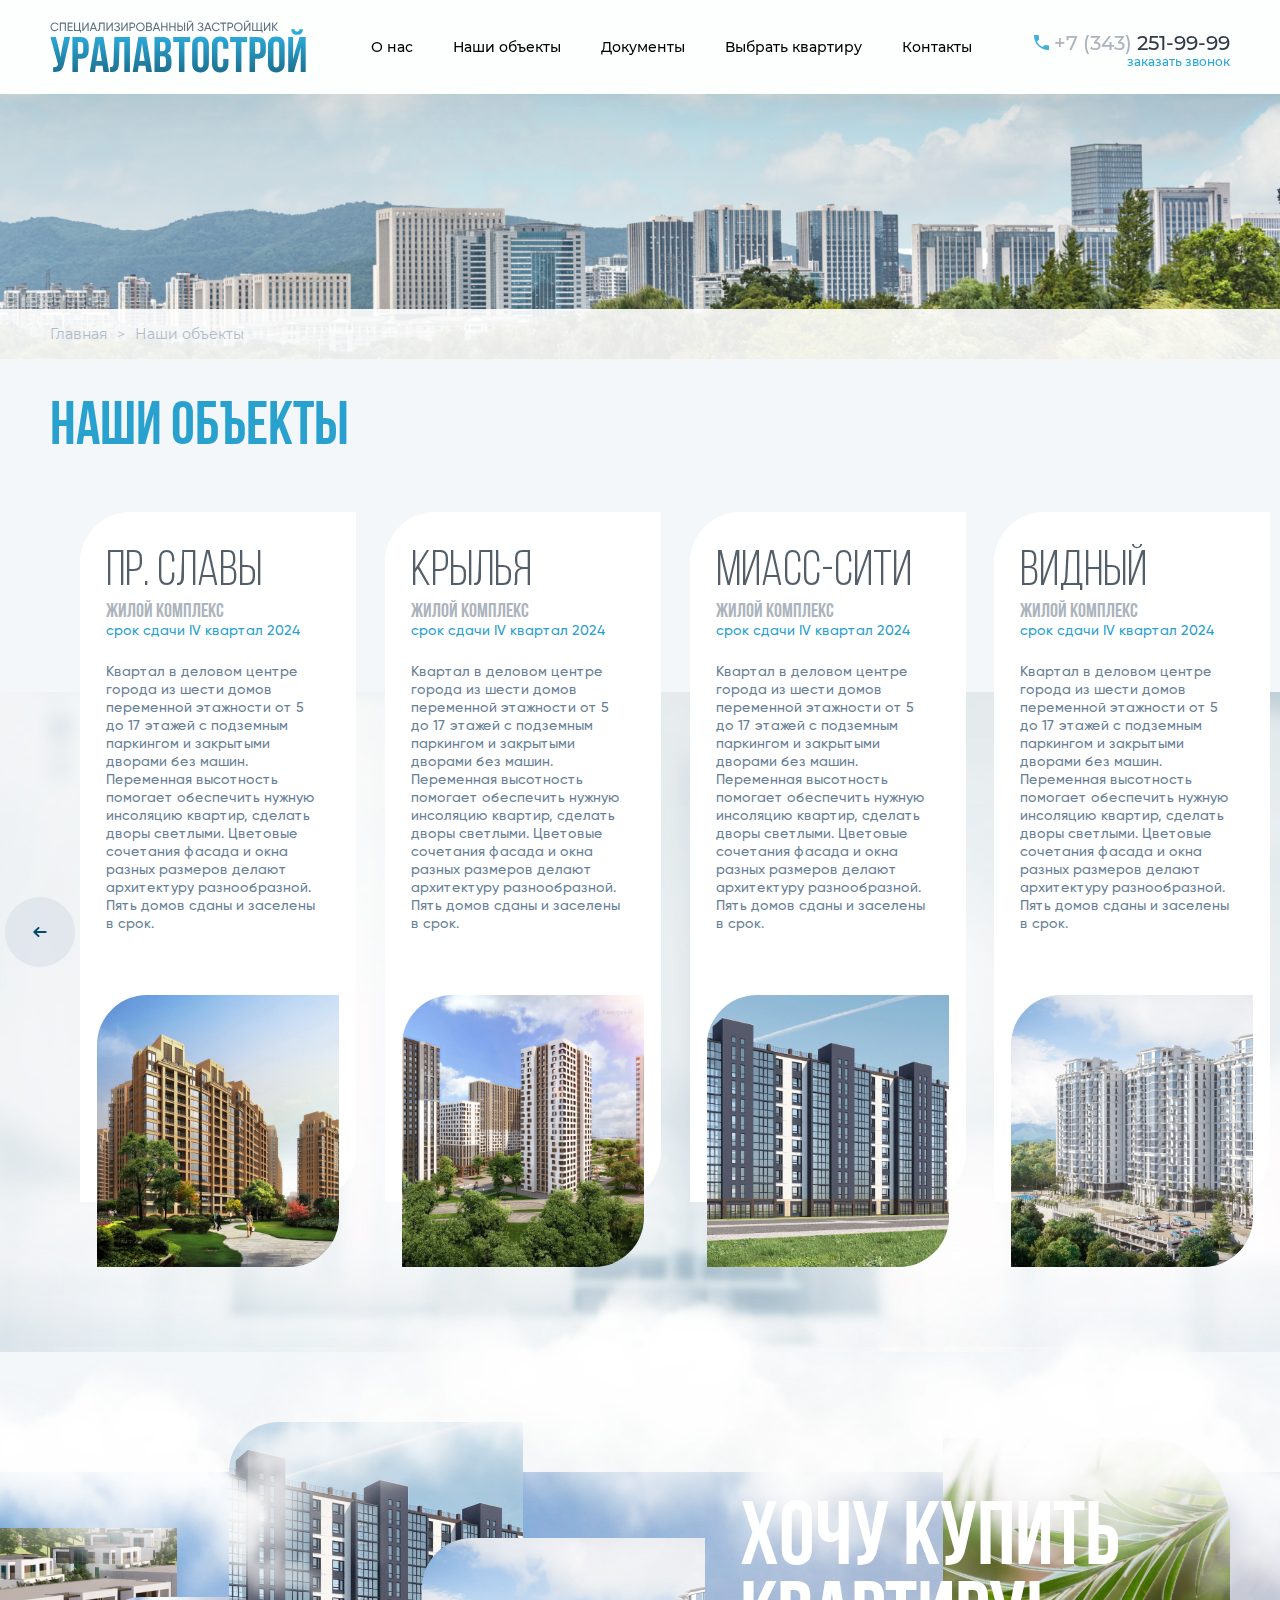
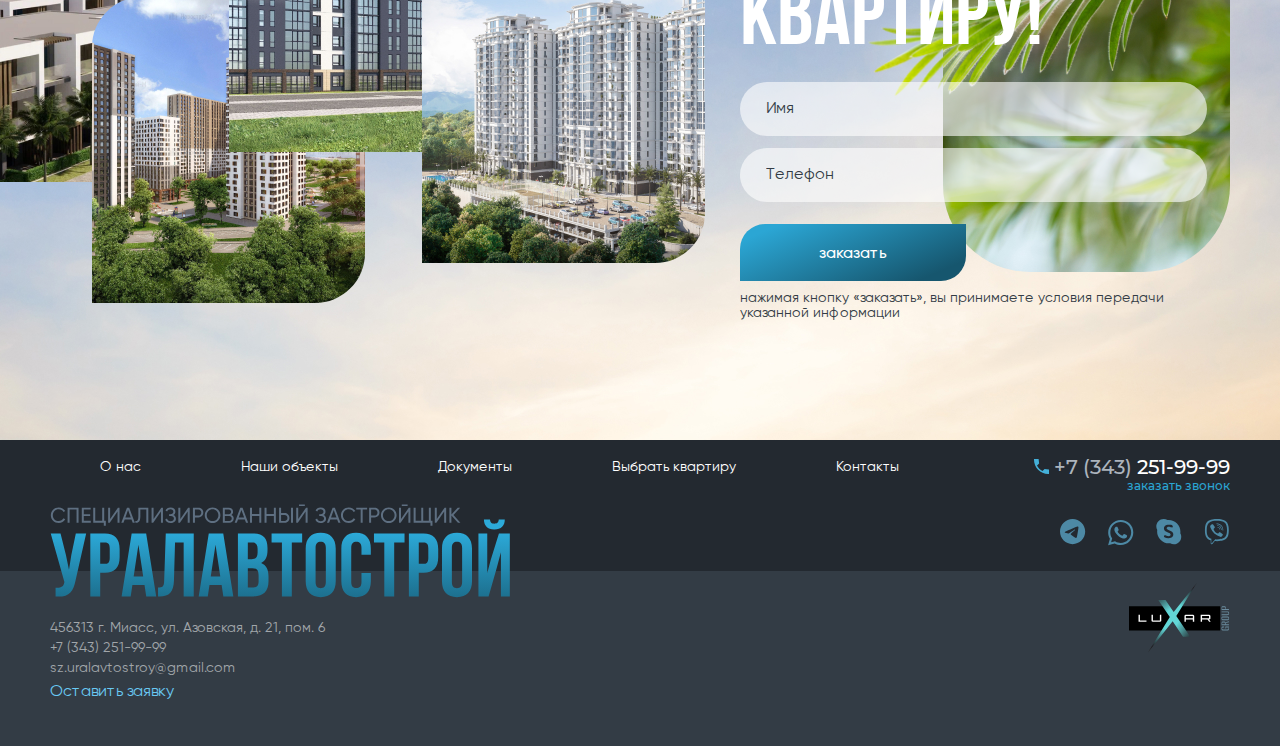
<file: objects.html>
<!DOCTYPE html>
<html lang="ru">
<head>
    <meta charset="UTF-8">
    <meta name="viewport" content="width=device-width, initial-scale=1.0">

    <link rel="stylesheet" href="css/reset.css">
    <link rel="stylesheet" href="js/jquery/jquery-3.6.0.min.js">
    <link rel="stylesheet" href="js/swiper/swiper-bundle.min.css">
    <link rel="stylesheet" href="js/fancybox/fancybox.css">
    <link rel="stylesheet" href="css/style.css">

    <title>Наши объекты</title>
</head>
<body>
    <header class="header">
        <div class="section-box header__content">
            <a href="index.html" class="header__logo"><img src="images/svg/logo.svg" alt=""></a>
            <nav class="menu header__menu">
                <ul>
                    <li><a href="about.html">О нас</a></li>
                    <li><a href="objects.html">Наши объекты</a></li>
                    <li><a href="docs.html">Документы</a></li>
                    <li><a href="select.html">Выбрать квартиру</a></li>
                    <li><a href="contacts.html">Контакты</a></li>
                </ul>
            </nav>
            <div class="tel header__tel">
                <a href="tel:+73432519999" class="tel__number">
                    <svg width="15" height="15" viewBox="0 0 15 15" fill="none" xmlns="http://www.w3.org/2000/svg">
                        <path d="M15 10.3842L10.608 9.87586L8.50777 11.976C6.14189 10.7728 4.21888 8.84978 3.01563 6.4839L5.12414 4.37538L4.61577 0H0.0237001C-0.459675 8.48407 6.51593 15.4597 15 14.9763V10.3842Z" fill="#44B0D9"/>
                    </svg>
                    <span><b>+7 (343)</b>&nbsp;251-99-99</span>
                </a>
                <a href="#" class="tel__open-popup" data-fancybox data-src="#dialog-content">заказать звонок</a>
            </div>
            <button class="header__burger-btn">
                <span></span>
                <span></span>
                <span></span>
            </button>
        </div>
    </header>
    <div class="burger">
        <div class="burger__content">
            <button class="burger__close-btn">
                <svg width="19" height="18" viewBox="0 0 19 18" fill="none" xmlns="http://www.w3.org/2000/svg">
                    <line x1="17.7979" y1="0.909111" x2="1.6127" y2="17.0943" stroke="#333C45"/>
                    <line y1="-0.5" x2="22.8893" y2="-0.5" transform="matrix(0.707107 0.707107 0.707107 -0.707107 1.25928 0.555557)" stroke="#333C45"/>
                </svg>
            </button>
            <nav class="menu">
                <ul>
                    <li><a href="about.html">О нас</a></li>
                    <li><a href="objects.html">Наши объекты</a></li>
                    <li><a href="docs.html">Документы</a></li>
                    <li><a href="select.html">Выбрать квартиру</a></li>
                    <li><a href="contacts.html">Контакты</a></li>
                </ul>
            </nav>
            <div class="tel">
                <a href="tel:+73432519999" class="tel__number">
                    <svg width="15" height="15" viewBox="0 0 15 15" fill="none" xmlns="http://www.w3.org/2000/svg">
                        <path d="M15 10.3842L10.608 9.87586L8.50777 11.976C6.14189 10.7728 4.21888 8.84978 3.01563 6.4839L5.12414 4.37538L4.61577 0H0.0237001C-0.459675 8.48407 6.51593 15.4597 15 14.9763V10.3842Z" fill="#44B0D9"/>
                    </svg>
                    <span><b>+7 (343)</b>&nbsp;251-99-99</span>
                </a>
                <a href="#" class="tel__open-popup" data-fancybox data-src="#dialog-content">заказать звонок</a>
            </div>
            <div class="socials">
                <a href="#" class="tg">
                    <svg width="26" height="26" viewBox="0 0 26 26" fill="none" xmlns="http://www.w3.org/2000/svg">
                        <path fill-rule="evenodd" clip-rule="evenodd" d="M25.1908 12.5954C25.1908 19.5517 19.5517 25.1908 12.5954 25.1908C5.63916 25.1908 0 19.5517 0 12.5954C0 5.63916 5.63916 0 12.5954 0C19.5517 0 25.1908 5.63916 25.1908 12.5954ZM13.0468 9.2985C11.8217 9.80805 9.37323 10.8627 5.7014 12.4625C5.10516 12.6996 4.79282 12.9315 4.76438 13.1583C4.71633 13.5417 5.19635 13.6926 5.85001 13.8981C5.93892 13.9261 6.03105 13.9551 6.12549 13.9858C6.7686 14.1948 7.63368 14.4394 8.0834 14.4491C8.49134 14.4579 8.94665 14.2897 9.44933 13.9445C12.88 11.6287 14.651 10.4582 14.7621 10.433C14.8406 10.4152 14.9493 10.3928 15.0229 10.4582C15.0966 10.5237 15.0893 10.6477 15.0815 10.6809C15.034 10.8836 13.1498 12.6354 12.1747 13.5419C11.8707 13.8246 11.655 14.025 11.6109 14.0708C11.5122 14.1734 11.4116 14.2704 11.3149 14.3636C10.7174 14.9396 10.2694 15.3715 11.3397 16.0768C11.854 16.4157 12.2655 16.696 12.6761 16.9756C13.1246 17.281 13.5718 17.5856 14.1505 17.9649C14.298 18.0616 14.4388 18.162 14.5759 18.2597C15.0978 18.6318 15.5666 18.966 16.1458 18.9127C16.4824 18.8817 16.8301 18.5653 17.0066 17.6214C17.4239 15.3907 18.2441 10.5575 18.4336 8.56591C18.4502 8.39142 18.4293 8.1681 18.4126 8.07007C18.3958 7.97204 18.3607 7.83237 18.2333 7.72897C18.0824 7.60652 17.8494 7.5807 17.7452 7.58253C17.2715 7.59088 16.5447 7.84361 13.0468 9.2985Z" fill="#8B96A2"/>
                    </svg>
                </a>
                <a href="#" class="whatsapp">
                    <svg width="26" height="27" viewBox="0 0 26 27" fill="none" xmlns="http://www.w3.org/2000/svg">
                        <path d="M8.90434 7.71422C9.12759 7.72336 9.37458 7.73381 9.60925 8.25545C9.76963 8.61206 10.0395 9.27687 10.2545 9.80668C10.413 10.1971 10.5417 10.5142 10.5749 10.5806C10.6532 10.7373 10.7054 10.9202 10.601 11.1294C10.5854 11.1606 10.5709 11.1902 10.5571 11.2184C10.4786 11.3785 10.421 11.4962 10.2881 11.6517C10.236 11.7126 10.1822 11.7781 10.1283 11.8436C10.0202 11.9751 9.91203 12.1066 9.81814 12.2003C9.66101 12.3565 9.49781 12.5262 9.68054 12.8395C9.86334 13.1531 10.492 14.1784 11.4233 15.0087C12.4236 15.9006 13.2927 16.2779 13.734 16.4695C13.8207 16.5071 13.8909 16.5376 13.9423 16.5634C14.2556 16.72 14.4383 16.6939 14.6211 16.4846C14.8039 16.2757 15.4038 15.5703 15.6127 15.257C15.8215 14.9434 16.0304 14.9956 16.3176 15.1C16.6048 15.2044 18.1448 15.9624 18.4581 16.119C18.5192 16.1496 18.5763 16.1771 18.6292 16.2027C18.8478 16.3082 18.9955 16.3794 19.0585 16.4846C19.1369 16.6156 19.1369 17.2425 18.8758 17.9738C18.6147 18.7053 17.3358 19.4107 16.7614 19.463C16.7061 19.468 16.6512 19.4744 16.5947 19.4811C16.0639 19.5435 15.3939 19.6223 13.0024 18.6792C10.0597 17.5188 8.11946 14.643 7.7186 14.0489C7.68573 14.0002 7.66321 13.9668 7.65134 13.951L7.64785 13.9463C7.47894 13.7206 6.37225 12.2416 6.37225 10.7112C6.37225 9.26861 7.08135 8.51242 7.40761 8.1645C7.42991 8.14072 7.45042 8.11885 7.46879 8.0988C7.75575 7.78533 8.0952 7.70689 8.30402 7.70689C8.31547 7.70689 8.32691 7.70688 8.33836 7.70688C8.53558 7.70686 8.7318 7.70683 8.90434 7.71422Z" fill="#8B96A2"/>
                        <path fill-rule="evenodd" clip-rule="evenodd" d="M1.89144 19.7428C0.778588 17.8459 0.196871 15.696 0.196871 13.4704C0.196871 6.56563 5.83699 0.950806 12.7417 0.950806C16.1055 0.950806 19.2418 2.26599 21.6192 4.61815C23.9714 6.9956 25.2865 10.1318 25.2865 13.4956C25.2865 20.4004 19.6464 26.0152 12.7417 26.0152C10.6425 26.0152 8.56853 25.5093 6.7475 24.4977L0.0957031 26.2428L1.89144 19.7428ZM3.9148 19.0346L4.16772 19.414L3.10545 23.2584L7.05101 22.2214L7.43039 22.449C9.02378 23.4101 10.8701 23.916 12.7417 23.916C18.483 23.916 23.162 19.2369 23.162 13.4956C23.162 10.7135 22.0745 8.08315 20.1017 6.11038C18.1542 4.16289 15.5238 3.07533 12.7417 3.07533C7.00042 3.07533 2.3214 7.72906 2.3214 13.4956C2.3214 15.4431 2.87782 17.3653 3.9148 19.0346Z" fill="#8B96A2"/>
                    </svg>
                </a>
                <a href="#" class="skype">
                    <svg width="26" height="26" viewBox="0 0 26 26" fill="none" xmlns="http://www.w3.org/2000/svg">
                        <path fill-rule="evenodd" clip-rule="evenodd" d="M7.64493 0C9.02894 0 10.3727 0.388801 11.5293 1.10572C11.941 1.06172 12.3556 1.03954 12.7713 1.03954C14.301 1.03954 15.8158 1.33986 17.2292 1.92334C18.6425 2.50682 19.9267 3.36204 21.0084 4.44017C22.0901 5.5183 22.9482 6.79823 23.5336 8.20687C24.119 9.61552 24.4203 11.1253 24.4203 12.65C24.4203 13.1918 24.3823 13.7318 24.307 14.266C24.4499 14.5195 24.5778 14.7818 24.6899 15.0516C25.0597 15.9412 25.25 16.8948 25.25 17.8578C25.25 18.8208 25.0597 19.7743 24.6899 20.664C24.3202 21.5537 23.7782 22.3621 23.095 23.043C22.4118 23.724 21.6008 24.2641 20.7081 24.6326C19.8155 25.0012 18.8588 25.1908 17.8926 25.1908C16.569 25.1908 15.2823 24.8354 14.1608 24.1776C13.7006 24.2327 13.2366 24.2605 12.7713 24.2605C11.2415 24.2605 9.72668 23.9601 8.31335 23.3767C6.90002 22.7932 5.61583 21.938 4.53412 20.8598C3.4524 19.7817 2.59433 18.5018 2.00891 17.0931C1.42349 15.6845 1.12218 14.1747 1.12218 12.65C1.12218 12.0791 1.16442 11.5103 1.248 10.9481C0.62555 9.85464 0.290039 8.60983 0.290039 7.33053C0.290039 5.38636 1.06493 3.52181 2.44424 2.14706C3.82354 0.772322 5.69429 0 7.64493 0ZM8.34775 11.0361C8.63203 11.5227 9.02486 11.9371 9.49562 12.2469C10.1193 12.6551 10.7824 12.9996 11.4748 13.2756C12.249 13.5991 12.8496 13.8734 13.2768 14.0985C13.6379 14.2761 13.9657 14.5147 14.2458 14.8038C14.4577 15.0287 14.5754 15.3261 14.5749 15.6351C14.584 15.853 14.5411 16.07 14.4497 16.268C14.3583 16.466 14.221 16.6393 14.0493 16.7737C13.5905 17.0825 13.0416 17.2288 12.49 17.1894C12.1781 17.1926 11.8668 17.1605 11.5621 17.0937C11.315 17.0394 11.0733 16.963 10.84 16.8653C10.6356 16.7768 10.3566 16.6441 10.0028 16.4673C9.71827 16.3155 9.40156 16.234 9.07913 16.2296C8.78974 16.2178 8.50687 16.3176 8.28897 16.5084C8.18504 16.6073 8.10381 16.7276 8.0509 16.861C7.99798 16.9944 7.97464 17.1376 7.98249 17.2809C7.97598 17.5526 8.0579 17.819 8.21592 18.04C8.40625 18.2812 8.65234 18.4726 8.93302 18.5976C10.0309 19.0734 11.2211 19.2986 12.4169 19.2567C13.2871 19.2742 14.1533 19.1331 14.9729 18.8402C15.653 18.5988 16.2453 18.1592 16.6733 17.5782C17.0937 16.9645 17.3067 16.2324 17.2813 15.489C17.2976 14.8818 17.1456 14.282 16.8421 13.7559C16.5339 13.2553 16.1187 12.8292 15.6262 12.5081C15.0027 12.1059 14.3412 11.7658 13.6513 11.4929C13.5775 11.4568 13.5012 11.4262 13.4229 11.4014C12.7158 11.1092 12.184 10.8746 11.8274 10.6977C11.5091 10.5485 11.2208 10.3421 10.9768 10.0889C10.7715 9.8734 10.6583 9.58635 10.6611 9.2887C10.6513 9.06199 10.7025 8.8368 10.8094 8.63665C10.9164 8.43651 11.0751 8.26875 11.269 8.15092C11.7286 7.87693 12.2576 7.74162 12.7923 7.7613C13.2025 7.757 13.6114 7.80784 14.0081 7.91244C14.4391 8.03672 14.8608 8.19104 15.2702 8.37428C15.4363 8.45135 15.6169 8.492 15.8 8.49351C15.9331 8.49704 16.0654 8.47238 16.1883 8.42115C16.3112 8.36992 16.4218 8.29328 16.5129 8.19626C16.6093 8.09097 16.6839 7.96775 16.7326 7.83361C16.7813 7.69948 16.8031 7.55706 16.7968 7.4145C16.8011 7.1401 16.7053 6.87352 16.5272 6.66466C16.2856 6.4108 15.9859 6.21946 15.6539 6.1071C15.2924 5.97434 14.9186 5.87786 14.538 5.81908C14.0062 5.73186 13.468 5.69056 12.9291 5.69565C12.1056 5.69077 11.2874 5.82856 10.5108 6.1029C9.79681 6.34395 9.15941 6.76985 8.66348 7.33725C8.18627 7.90228 7.93397 8.62331 7.95478 9.3626C7.93784 9.94513 8.0733 10.522 8.34775 11.0361Z" fill="#8B96A2"/>
                    </svg>
                </a>
                <a href="#" class="viber">
                    <svg width="26" height="26" viewBox="0 0 26 26" fill="none" xmlns="http://www.w3.org/2000/svg">
                        <path d="M15.9657 10.1491C15.9742 10.3249 15.8386 10.4743 15.6628 10.4828C15.4871 10.4913 15.3377 10.3557 15.3292 10.1799C15.2766 9.09105 14.7707 8.56868 13.7252 8.51313C13.5495 8.5038 13.4146 8.35378 13.424 8.17807C13.4333 8.00235 13.5833 7.86747 13.759 7.87681C15.1349 7.9499 15.8974 8.73741 15.9657 10.1491Z" fill="#8B96A2"/>
                        <path d="M17.2733 11.0312C17.4492 11.0352 17.5951 10.8958 17.5991 10.7199C17.6274 9.47457 17.2544 8.42309 16.4795 7.57881C15.7031 6.73301 14.6324 6.26468 13.277 6.16844C13.1015 6.15598 12.9491 6.28817 12.9367 6.46369C12.9242 6.63921 13.0564 6.7916 13.2319 6.80407C14.4324 6.88931 15.35 7.29064 16.01 8.0097C16.6706 8.72939 16.9867 9.62048 16.962 10.7054C16.958 10.8814 17.0974 11.0272 17.2733 11.0312Z" fill="#8B96A2"/>
                        <path d="M19.2738 11.3643C19.2752 11.5403 19.1336 11.684 18.9576 11.6853C18.7817 11.6866 18.638 11.545 18.6366 11.3691C18.6221 9.43018 18.0499 7.92305 16.9221 6.82027C15.7903 5.71725 14.3834 5.15988 12.6929 5.14907C12.517 5.14794 12.3753 5.00438 12.3764 4.82842C12.3775 4.65246 12.5211 4.51073 12.697 4.51186C14.5496 4.52371 16.115 5.1439 17.3672 6.36429C18.6238 7.59299 19.2581 9.26364 19.2738 11.3643Z" fill="#8B96A2"/>
                        <path d="M14.4944 14.1717C14.2563 14.4703 13.8064 14.4325 13.8064 14.4325C10.5326 13.5971 9.65559 10.2817 9.65559 10.2817C9.65559 10.2817 9.61778 9.83564 9.91643 9.5937L10.5062 9.12493C10.801 8.89811 10.9863 8.34996 10.6876 7.81315C10.5213 7.51451 10.1886 6.98148 9.94289 6.64503C9.68205 6.28967 9.07719 5.56385 9.07341 5.56007C8.78233 5.21228 8.35137 5.13289 7.89773 5.36727C7.89773 5.36727 7.89395 5.37105 7.89017 5.37105C7.45921 5.61299 7.05849 5.9381 6.68423 6.35016L6.67667 6.35772C6.39693 6.69417 6.23437 7.02684 6.19657 7.35195C6.18901 7.38976 6.18523 7.4389 6.18901 7.49561C6.18523 7.63926 6.20791 7.77913 6.25328 7.919L6.2684 7.93035C6.40827 8.43313 6.76362 9.26859 7.53103 10.6635C8.03004 11.567 8.54039 12.3231 9.04695 12.9582C9.31158 13.2947 9.614 13.6387 9.96179 13.9902L10.0979 14.1263C10.4495 14.4741 10.7935 14.7766 11.1299 15.0412C11.765 15.5477 12.5173 16.0581 13.4246 16.5571C14.8195 17.3245 15.655 17.6799 16.1578 17.8197L16.1691 17.8349C16.309 17.8802 16.4489 17.8991 16.5925 17.8991C16.6492 17.9029 16.6984 17.8991 16.7362 17.8916C17.0613 17.8538 17.394 17.6912 17.7304 17.4115L17.738 17.4039C18.15 17.0296 18.4751 16.6251 18.7171 16.198C18.7171 16.198 18.7209 16.1942 18.7209 16.1904C18.9552 15.7368 18.8759 15.3058 18.5281 15.0147C18.5281 15.0147 17.7985 14.4061 17.4431 14.1452C17.1104 13.8995 16.5736 13.5706 16.275 13.4005C15.7382 13.1019 15.19 13.2871 14.9632 13.582L14.4944 14.1717Z" fill="#8B96A2"/>
                        <path fill-rule="evenodd" clip-rule="evenodd" d="M13.3301 0.0180821C18.9628 0.0445445 21.4918 1.88179 22.1194 2.4564C24.1948 4.25963 25.3478 8.25924 24.5728 14.5762C23.8911 20.1576 19.998 21.1477 18.692 21.4799C18.5641 21.5124 18.461 21.5387 18.3882 21.5623C18.0366 21.6757 14.9254 22.4544 10.8842 22.1142C10.4381 22.6321 9.8446 23.3126 9.41743 23.7738C9.28837 23.9128 9.16754 24.0501 9.05207 24.1813C8.4674 24.8456 8.02011 25.3538 7.33823 25.1423C6.66155 24.9343 6.69936 23.9061 6.69936 23.9061L6.70314 21.3695H6.69936C0.786896 19.7061 0.873843 13.5782 0.941889 10.3044C1.00616 7.03062 1.64125 4.39194 3.44448 2.58872C6.68423 -0.382635 13.3301 0.0180821 13.3301 0.0180821ZM18.0213 19.713C19.1313 19.4554 22.2312 18.736 22.8036 14.1226C23.4576 8.84519 22.5617 5.24252 20.8076 3.73416C20.2784 3.25406 17.995 1.82131 13.228 1.79862C13.228 1.79862 7.58396 1.42815 4.84321 3.90806C3.31973 5.41264 2.8056 7.6506 2.74889 10.3838L2.74271 10.6622C2.67874 13.4573 2.56598 18.3834 7.39872 19.725C7.39872 19.725 7.37982 23.5999 7.37604 23.9401C7.37604 24.1783 7.41384 24.3408 7.54993 24.3748C7.64822 24.4013 7.79566 24.3484 7.92041 24.2236C8.71806 23.4184 11.2774 20.3337 11.2774 20.3337C14.7099 20.5605 17.4393 19.88 17.7342 19.7855C17.8021 19.7639 17.8998 19.7412 18.0213 19.713Z" fill="#8B96A2"/>
                    </svg>
                </a>
            </div>
            <div class="address">
                <p>456313 г. Миасс, ул. Азовская, д. 21, пом. 6</p>
                <p>+7 (343) 251-99-99</p>
                <p>sz.uralavtostroy@gmail.com</p>
                <a href="#">Оставить заявку</a>
            </div>
        </div>
    </div>
    <div class="up up-invisible">
        <svg width="12" height="16" viewBox="0 0 12 16" fill="none" xmlns="http://www.w3.org/2000/svg">
            <path d="M0.319766 7.09358C0.11502 6.87926 -4.11385e-07 6.58862 -4.24631e-07 6.28557C-4.37878e-07 5.98252 0.11502 5.69187 0.319766 5.47755L5.23444 0.334618C5.43925 0.120362 5.71699 -2.49898e-07 6.00659 -2.62557e-07C6.29619 -2.75215e-07 6.57393 0.120362 6.77874 0.334618L11.6934 5.47755C11.8924 5.6931 12.0024 5.98179 12 6.28145C11.9975 6.58111 11.8826 6.86776 11.6801 7.07966C11.4776 7.29155 11.2037 7.41175 10.9173 7.41435C10.631 7.41696 10.3551 7.30176 10.1491 7.09358L7.09874 3.99982L7.09874 14.8571C7.09874 15.1602 6.98368 15.4509 6.77886 15.6653C6.57404 15.8796 6.29625 16 6.00659 16C5.71694 16 5.43914 15.8796 5.23433 15.6653C5.02951 15.4509 4.91444 15.1602 4.91444 14.8571L4.91444 3.99982L1.86407 7.09358C1.65926 7.30783 1.38152 7.4282 1.09192 7.4282C0.802318 7.4282 0.524575 7.30783 0.319766 7.09358Z" fill="#034A6E"/>
        </svg>
    </div>
    <div class="nav-chain">
        <div class="nav-chain__content">
            <div class="section-box">
                <a href="index.html">Главная</a><p>></p><a href="#">Наши объекты</a>
            </div>
        </div>
        <img src="images/nav-chain-bg-objects.jpg" alt="">
    </div>
    <section class="objects">
        <h1 class="section-box">Наши объекты</h1>
        <div class="objects__content section-box">
            <a href="#" class="more objects__content__more">
                <img src="images/svg/arrow-disabled.svg" alt="">
            </a>
            <div class="objects__card">
                <h3>пр. Славы</h3>
                <p class="description">жилой комплекс<br><span>срок сдачи IV квартал 2024</span></p>
                <p class="objects__card__text">Квартал в деловом центре города из шести домов переменной этажности от 5 до 17 этажей с подземным паркингом и закрытыми дворами без машин. Переменная высотность помогает обеспечить нужную инсоляцию квартир, сделать дворы светлыми. Цветовые сочетания фасада и окна разных размеров делают архитектуру разнообразной. Пять домов сданы и заселены в срок.</p>
                <a href="#" class="btn-shadow">подробнее</a>
                <img src="images/object-img-1.jpg" alt="">
            </div>
            <div class="objects__card">
                <h3>Крылья</h3>
                <p class="description">жилой комплекс<br><span>срок сдачи IV квартал 2024</span></p>
                <p class="objects__card__text">Квартал в деловом центре города из шести домов переменной этажности от 5 до 17 этажей с подземным паркингом и закрытыми дворами без машин. Переменная высотность помогает обеспечить нужную инсоляцию квартир, сделать дворы светлыми. Цветовые сочетания фасада и окна разных размеров делают архитектуру разнообразной. Пять домов сданы и заселены в срок.</p>
                <a href="krilya.html" class="btn-shadow">подробнее</a>
                <img src="images/object-img-2.jpg" alt="">
            </div>
            <div class="objects__card">
                <h3>Миасс-Cити</h3>
                <p class="description">жилой комплекс<br><span>срок сдачи IV квартал 2024</span></p>
                <p class="objects__card__text">Квартал в деловом центре города из шести домов переменной этажности от 5 до 17 этажей с подземным паркингом и закрытыми дворами без машин. Переменная высотность помогает обеспечить нужную инсоляцию квартир, сделать дворы светлыми. Цветовые сочетания фасада и окна разных размеров делают архитектуру разнообразной. Пять домов сданы и заселены в срок.</p>
                <a href="#" class="btn-shadow">подробнее</a>
                <img src="images/object-img-3.jpg" alt="">
            </div>
            <div class="objects__card">
                <h3>видный</h3>
                <p class="description">жилой комплекс<br><span>срок сдачи IV квартал 2024</span></p>
                <p class="objects__card__text">Квартал в деловом центре города из шести домов переменной этажности от 5 до 17 этажей с подземным паркингом и закрытыми дворами без машин. Переменная высотность помогает обеспечить нужную инсоляцию квартир, сделать дворы светлыми. Цветовые сочетания фасада и окна разных размеров делают архитектуру разнообразной. Пять домов сданы и заселены в срок.</p>
                <a href="#" class="btn-shadow">подробнее</a>
                <img src="images/object-img-4jpg.jpg" alt="">
            </div>
        </div>
        <img src="images/objects-bg.jpg" alt="" class="objects__bg">
    </section>
    <section class="order">
        <div class="section-box">
            <div class="order__images">
                <img src="images/order-img-1.jpg" alt="">
                <img src="images/order-img-2.jpg" alt="">
                <img src="images/order-img-3.jpg" alt="">
                <img src="images/order-img-4.jpg" alt="">
            </div>
            <form>
                <h2>Хочу купить<br>квартиру!</h2>
                <input type="text" placeholder="Имя">
                <input type="tel" placeholder="Телефон">
                <button class="btn-shadow">заказать</button>
                <p>нажимая кнопку «заказать», вы принимаете условия передачи указанной информации</p>
            </form>
            <div class="order__leaf">
                <img src="images/order-img-5.jpg" alt="">
                <img src="images/order-leaf.png" alt="">
            </div>
        </div>
        <div class="order__clouds">
            <img src="images/cloud.png" alt="">
            <img src="images/cloud.png" alt="">
            <img src="images/cloud.png" alt="">
        </div>
    </section>
    <footer class="footer">
        <div class="footer__top">
            <div class="section-box">
                <nav class="menu footer__menu">
                    <ul>
                        <li><a href="about.html">О нас</a></li>
                        <li><a href="objects.html">Наши объекты</a></li>
                        <li><a href="docs.html">Документы</a></li>
                        <li><a href="select.html">Выбрать квартиру</a></li>
                        <li><a href="contacts.html">Контакты</a></li>
                    </ul>
                </nav>
                <div>
                    <div class="tel footer__tel">
                        <a href="tel:+73432519999" class="tel__number">
                            <svg width="15" height="15" viewBox="0 0 15 15" fill="none" xmlns="http://www.w3.org/2000/svg">
                                <path d="M15 10.3842L10.608 9.87586L8.50777 11.976C6.14189 10.7728 4.21888 8.84978 3.01563 6.4839L5.12414 4.37538L4.61577 0H0.0237001C-0.459675 8.48407 6.51593 15.4597 15 14.9763V10.3842Z" fill="#44B0D9"/>
                            </svg>
                            <span><b>+7 (343)</b>&nbsp;251-99-99</span>
                        </a>
                        <a href="#" class="tel__open-popup" data-fancybox data-src="#dialog-content">заказать звонок</a>
                    </div>
                    <div class="socials">
                        <a href="#" class="tg">
                            <svg width="26" height="26" viewBox="0 0 26 26" fill="none" xmlns="http://www.w3.org/2000/svg">
                                <path fill-rule="evenodd" clip-rule="evenodd" d="M25.1908 12.5954C25.1908 19.5517 19.5517 25.1908 12.5954 25.1908C5.63916 25.1908 0 19.5517 0 12.5954C0 5.63916 5.63916 0 12.5954 0C19.5517 0 25.1908 5.63916 25.1908 12.5954ZM13.0468 9.2985C11.8217 9.80805 9.37323 10.8627 5.7014 12.4625C5.10516 12.6996 4.79282 12.9315 4.76438 13.1583C4.71633 13.5417 5.19635 13.6926 5.85001 13.8981C5.93892 13.9261 6.03105 13.9551 6.12549 13.9858C6.7686 14.1948 7.63368 14.4394 8.0834 14.4491C8.49134 14.4579 8.94665 14.2897 9.44933 13.9445C12.88 11.6287 14.651 10.4582 14.7621 10.433C14.8406 10.4152 14.9493 10.3928 15.0229 10.4582C15.0966 10.5237 15.0893 10.6477 15.0815 10.6809C15.034 10.8836 13.1498 12.6354 12.1747 13.5419C11.8707 13.8246 11.655 14.025 11.6109 14.0708C11.5122 14.1734 11.4116 14.2704 11.3149 14.3636C10.7174 14.9396 10.2694 15.3715 11.3397 16.0768C11.854 16.4157 12.2655 16.696 12.6761 16.9756C13.1246 17.281 13.5718 17.5856 14.1505 17.9649C14.298 18.0616 14.4388 18.162 14.5759 18.2597C15.0978 18.6318 15.5666 18.966 16.1458 18.9127C16.4824 18.8817 16.8301 18.5653 17.0066 17.6214C17.4239 15.3907 18.2441 10.5575 18.4336 8.56591C18.4502 8.39142 18.4293 8.1681 18.4126 8.07007C18.3958 7.97204 18.3607 7.83237 18.2333 7.72897C18.0824 7.60652 17.8494 7.5807 17.7452 7.58253C17.2715 7.59088 16.5447 7.84361 13.0468 9.2985Z" fill="#4D89A5"/>
                            </svg>
                        </a>
                        <a href="#" class="whatsapp">
                            <svg width="26" height="27" viewBox="0 0 26 27" fill="none" xmlns="http://www.w3.org/2000/svg">
                                <path d="M8.90434 7.71422C9.12759 7.72336 9.37458 7.73381 9.60925 8.25545C9.76963 8.61206 10.0395 9.27687 10.2545 9.80668C10.413 10.1971 10.5417 10.5142 10.5749 10.5806C10.6532 10.7373 10.7054 10.9202 10.601 11.1294C10.5854 11.1606 10.5709 11.1902 10.5571 11.2184C10.4786 11.3785 10.421 11.4962 10.2881 11.6517C10.236 11.7126 10.1822 11.7781 10.1283 11.8436C10.0202 11.9751 9.91203 12.1066 9.81814 12.2003C9.66101 12.3565 9.49781 12.5262 9.68054 12.8395C9.86334 13.1531 10.492 14.1784 11.4233 15.0087C12.4236 15.9006 13.2927 16.2779 13.734 16.4695C13.8207 16.5071 13.8909 16.5376 13.9423 16.5634C14.2556 16.72 14.4383 16.6939 14.6211 16.4846C14.8039 16.2757 15.4038 15.5703 15.6127 15.257C15.8215 14.9434 16.0304 14.9956 16.3176 15.1C16.6048 15.2044 18.1448 15.9624 18.4581 16.119C18.5192 16.1496 18.5763 16.1771 18.6292 16.2027C18.8478 16.3082 18.9955 16.3794 19.0585 16.4846C19.1369 16.6156 19.1369 17.2425 18.8758 17.9738C18.6147 18.7053 17.3358 19.4107 16.7614 19.463C16.7061 19.468 16.6512 19.4744 16.5947 19.4811C16.0639 19.5435 15.3939 19.6223 13.0024 18.6792C10.0597 17.5188 8.11946 14.643 7.7186 14.0489C7.68573 14.0002 7.66321 13.9668 7.65134 13.951L7.64785 13.9463C7.47894 13.7206 6.37225 12.2416 6.37225 10.7112C6.37225 9.26861 7.08135 8.51242 7.40761 8.1645C7.42991 8.14072 7.45042 8.11885 7.46879 8.0988C7.75575 7.78533 8.0952 7.70689 8.30402 7.70689C8.31547 7.70689 8.32691 7.70688 8.33836 7.70688C8.53558 7.70686 8.7318 7.70683 8.90434 7.71422Z" fill="#4D89A5"/>
                                <path fill-rule="evenodd" clip-rule="evenodd" d="M1.89144 19.7428C0.778588 17.8459 0.196871 15.696 0.196871 13.4704C0.196871 6.56563 5.83699 0.950806 12.7417 0.950806C16.1055 0.950806 19.2418 2.26599 21.6192 4.61815C23.9714 6.9956 25.2865 10.1318 25.2865 13.4956C25.2865 20.4004 19.6464 26.0152 12.7417 26.0152C10.6425 26.0152 8.56853 25.5093 6.7475 24.4977L0.0957031 26.2428L1.89144 19.7428ZM3.9148 19.0346L4.16772 19.414L3.10545 23.2584L7.05101 22.2214L7.43039 22.449C9.02378 23.4101 10.8701 23.916 12.7417 23.916C18.483 23.916 23.162 19.2369 23.162 13.4956C23.162 10.7135 22.0745 8.08315 20.1017 6.11038C18.1542 4.16289 15.5238 3.07533 12.7417 3.07533C7.00042 3.07533 2.3214 7.72906 2.3214 13.4956C2.3214 15.4431 2.87782 17.3653 3.9148 19.0346Z" fill="#4D89A5"/>
                            </svg>
                        </a>
                        <a href="#" class="skype">
                            <svg width="26" height="26" viewBox="0 0 26 26" fill="none" xmlns="http://www.w3.org/2000/svg">
                                <path fill-rule="evenodd" clip-rule="evenodd" d="M7.64493 0C9.02894 0 10.3727 0.388801 11.5293 1.10572C11.941 1.06172 12.3556 1.03954 12.7713 1.03954C14.301 1.03954 15.8158 1.33986 17.2292 1.92334C18.6425 2.50682 19.9267 3.36204 21.0084 4.44017C22.0901 5.5183 22.9482 6.79823 23.5336 8.20687C24.119 9.61552 24.4203 11.1253 24.4203 12.65C24.4203 13.1918 24.3823 13.7318 24.307 14.266C24.4499 14.5195 24.5778 14.7818 24.6899 15.0516C25.0597 15.9412 25.25 16.8948 25.25 17.8578C25.25 18.8208 25.0597 19.7743 24.6899 20.664C24.3202 21.5537 23.7782 22.3621 23.095 23.043C22.4118 23.724 21.6008 24.2641 20.7081 24.6326C19.8155 25.0012 18.8588 25.1908 17.8926 25.1908C16.569 25.1908 15.2823 24.8354 14.1608 24.1776C13.7006 24.2327 13.2366 24.2605 12.7713 24.2605C11.2415 24.2605 9.72668 23.9601 8.31335 23.3767C6.90002 22.7932 5.61583 21.938 4.53412 20.8598C3.4524 19.7817 2.59433 18.5018 2.00891 17.0931C1.42349 15.6845 1.12218 14.1747 1.12218 12.65C1.12218 12.0791 1.16442 11.5103 1.248 10.9481C0.62555 9.85464 0.290039 8.60983 0.290039 7.33053C0.290039 5.38636 1.06493 3.52181 2.44424 2.14706C3.82354 0.772322 5.69429 0 7.64493 0ZM8.34775 11.0361C8.63203 11.5227 9.02486 11.9371 9.49562 12.2469C10.1193 12.6551 10.7824 12.9996 11.4748 13.2756C12.249 13.5991 12.8496 13.8734 13.2768 14.0985C13.6379 14.2761 13.9657 14.5147 14.2458 14.8038C14.4577 15.0287 14.5754 15.3261 14.5749 15.6351C14.584 15.853 14.5411 16.07 14.4497 16.268C14.3583 16.466 14.221 16.6393 14.0493 16.7737C13.5905 17.0825 13.0416 17.2288 12.49 17.1894C12.1781 17.1926 11.8668 17.1605 11.5621 17.0937C11.315 17.0394 11.0733 16.963 10.84 16.8653C10.6356 16.7768 10.3566 16.6441 10.0028 16.4673C9.71827 16.3155 9.40156 16.234 9.07913 16.2296C8.78974 16.2178 8.50687 16.3176 8.28897 16.5084C8.18504 16.6073 8.10381 16.7276 8.0509 16.861C7.99798 16.9944 7.97464 17.1376 7.98249 17.2809C7.97598 17.5526 8.0579 17.819 8.21592 18.04C8.40625 18.2812 8.65234 18.4726 8.93302 18.5976C10.0309 19.0734 11.2211 19.2986 12.4169 19.2567C13.2871 19.2742 14.1533 19.1331 14.9729 18.8402C15.653 18.5988 16.2453 18.1592 16.6733 17.5782C17.0937 16.9645 17.3067 16.2324 17.2813 15.489C17.2976 14.8818 17.1456 14.282 16.8421 13.7559C16.5339 13.2553 16.1187 12.8292 15.6262 12.5081C15.0027 12.1059 14.3412 11.7658 13.6513 11.4929C13.5775 11.4568 13.5012 11.4262 13.4229 11.4014C12.7158 11.1092 12.184 10.8746 11.8274 10.6977C11.5091 10.5485 11.2208 10.3421 10.9768 10.0889C10.7715 9.8734 10.6583 9.58635 10.6611 9.2887C10.6513 9.06199 10.7025 8.8368 10.8094 8.63665C10.9164 8.43651 11.0751 8.26875 11.269 8.15092C11.7286 7.87693 12.2576 7.74162 12.7923 7.7613C13.2025 7.757 13.6114 7.80784 14.0081 7.91244C14.4391 8.03672 14.8608 8.19104 15.2702 8.37428C15.4363 8.45135 15.6169 8.492 15.8 8.49351C15.9331 8.49704 16.0654 8.47238 16.1883 8.42115C16.3112 8.36992 16.4218 8.29328 16.5129 8.19626C16.6093 8.09097 16.6839 7.96775 16.7326 7.83361C16.7813 7.69948 16.8031 7.55706 16.7968 7.4145C16.8011 7.1401 16.7053 6.87352 16.5272 6.66466C16.2856 6.4108 15.9859 6.21946 15.6539 6.1071C15.2924 5.97434 14.9186 5.87786 14.538 5.81908C14.0062 5.73186 13.468 5.69056 12.9291 5.69565C12.1056 5.69077 11.2874 5.82856 10.5108 6.1029C9.79681 6.34395 9.15941 6.76985 8.66348 7.33725C8.18627 7.90228 7.93397 8.62331 7.95478 9.3626C7.93784 9.94513 8.0733 10.522 8.34775 11.0361Z" fill="#4D89A5"/>
                            </svg>
                        </a>
                        <a href="#" class="viber">
                            <svg width="26" height="26" viewBox="0 0 26 26" fill="none" xmlns="http://www.w3.org/2000/svg">
                                <path d="M15.9657 10.1491C15.9742 10.3249 15.8386 10.4743 15.6628 10.4828C15.4871 10.4913 15.3377 10.3557 15.3292 10.1799C15.2766 9.09105 14.7707 8.56868 13.7252 8.51313C13.5495 8.5038 13.4146 8.35378 13.424 8.17807C13.4333 8.00235 13.5833 7.86747 13.759 7.87681C15.1349 7.9499 15.8974 8.73741 15.9657 10.1491Z" fill="#4D89A5"/>
                                <path d="M17.2733 11.0312C17.4492 11.0352 17.5951 10.8958 17.5991 10.7199C17.6274 9.47457 17.2544 8.42309 16.4795 7.57881C15.7031 6.73301 14.6324 6.26468 13.277 6.16844C13.1015 6.15598 12.9491 6.28817 12.9367 6.46369C12.9242 6.63921 13.0564 6.7916 13.2319 6.80407C14.4324 6.88931 15.35 7.29064 16.01 8.0097C16.6706 8.72939 16.9867 9.62048 16.962 10.7054C16.958 10.8814 17.0974 11.0272 17.2733 11.0312Z" fill="#4D89A5"/>
                                <path d="M19.2738 11.3643C19.2752 11.5403 19.1336 11.684 18.9576 11.6853C18.7817 11.6866 18.638 11.545 18.6366 11.3691C18.6221 9.43018 18.0499 7.92305 16.9221 6.82027C15.7903 5.71725 14.3834 5.15988 12.6929 5.14907C12.517 5.14794 12.3753 5.00438 12.3764 4.82842C12.3775 4.65246 12.5211 4.51073 12.697 4.51186C14.5496 4.52371 16.115 5.1439 17.3672 6.36429C18.6238 7.59299 19.2581 9.26364 19.2738 11.3643Z" fill="#4D89A5"/>
                                <path d="M14.4944 14.1717C14.2563 14.4703 13.8064 14.4325 13.8064 14.4325C10.5326 13.5971 9.65559 10.2817 9.65559 10.2817C9.65559 10.2817 9.61778 9.83564 9.91643 9.5937L10.5062 9.12493C10.801 8.89811 10.9863 8.34996 10.6876 7.81315C10.5213 7.51451 10.1886 6.98148 9.94289 6.64503C9.68205 6.28967 9.07719 5.56385 9.07341 5.56007C8.78233 5.21228 8.35137 5.13289 7.89773 5.36727C7.89773 5.36727 7.89395 5.37105 7.89017 5.37105C7.45921 5.61299 7.05849 5.9381 6.68423 6.35016L6.67667 6.35772C6.39693 6.69417 6.23437 7.02684 6.19657 7.35195C6.18901 7.38976 6.18523 7.4389 6.18901 7.49561C6.18523 7.63926 6.20791 7.77913 6.25328 7.919L6.2684 7.93035C6.40827 8.43313 6.76362 9.26859 7.53103 10.6635C8.03004 11.567 8.54039 12.3231 9.04695 12.9582C9.31158 13.2947 9.614 13.6387 9.96179 13.9902L10.0979 14.1263C10.4495 14.4741 10.7935 14.7766 11.1299 15.0412C11.765 15.5477 12.5173 16.0581 13.4246 16.5571C14.8195 17.3245 15.655 17.6799 16.1578 17.8197L16.1691 17.8349C16.309 17.8802 16.4489 17.8991 16.5925 17.8991C16.6492 17.9029 16.6984 17.8991 16.7362 17.8916C17.0613 17.8538 17.394 17.6912 17.7304 17.4115L17.738 17.4039C18.15 17.0296 18.4751 16.6251 18.7171 16.198C18.7171 16.198 18.7209 16.1942 18.7209 16.1904C18.9552 15.7368 18.8759 15.3058 18.5281 15.0147C18.5281 15.0147 17.7985 14.4061 17.4431 14.1452C17.1104 13.8995 16.5736 13.5706 16.275 13.4005C15.7382 13.1019 15.19 13.2871 14.9632 13.582L14.4944 14.1717Z" fill="#4D89A5"/>
                                <path fill-rule="evenodd" clip-rule="evenodd" d="M13.3301 0.0180821C18.9628 0.0445445 21.4918 1.88179 22.1194 2.4564C24.1948 4.25963 25.3478 8.25924 24.5728 14.5762C23.8911 20.1576 19.998 21.1477 18.692 21.4799C18.5641 21.5124 18.461 21.5387 18.3882 21.5623C18.0366 21.6757 14.9254 22.4544 10.8842 22.1142C10.4381 22.6321 9.8446 23.3126 9.41743 23.7738C9.28837 23.9128 9.16754 24.0501 9.05207 24.1813C8.4674 24.8456 8.02011 25.3538 7.33823 25.1423C6.66155 24.9343 6.69936 23.9061 6.69936 23.9061L6.70314 21.3695H6.69936C0.786896 19.7061 0.873843 13.5782 0.941889 10.3044C1.00616 7.03062 1.64125 4.39194 3.44448 2.58872C6.68423 -0.382635 13.3301 0.0180821 13.3301 0.0180821ZM18.0213 19.713C19.1313 19.4554 22.2312 18.736 22.8036 14.1226C23.4576 8.84519 22.5617 5.24252 20.8076 3.73416C20.2784 3.25406 17.995 1.82131 13.228 1.79862C13.228 1.79862 7.58396 1.42815 4.84321 3.90806C3.31973 5.41264 2.8056 7.6506 2.74889 10.3838L2.74271 10.6622C2.67874 13.4573 2.56598 18.3834 7.39872 19.725C7.39872 19.725 7.37982 23.5999 7.37604 23.9401C7.37604 24.1783 7.41384 24.3408 7.54993 24.3748C7.64822 24.4013 7.79566 24.3484 7.92041 24.2236C8.71806 23.4184 11.2774 20.3337 11.2774 20.3337C14.7099 20.5605 17.4393 19.88 17.7342 19.7855C17.8021 19.7639 17.8998 19.7412 18.0213 19.713Z" fill="#4D89A5"/>
                            </svg>
                        </a>
                    </div>
                </div>
            </div>
        </div>
        <div class="footer__bottom">
            <div class="section-box">
                <a href="#" class="footer__logo">
                    <img src="images/svg/logo.svg" alt="">
                </a>
                <div class="address">
                    <p>456313 г. Миасс, ул. Азовская, д. 21, пом. 6</p>
                    <p>+7 (343) 251-99-99</p>
                    <p>sz.uralavtostroy@gmail.com</p>
                    <a href="#">Оставить заявку</a>
                </div>
                <a href="https://luxargroup.ru/" target="_blank" class="footer__luxar"><img src="images/svg/logo-luxar.svg" alt=""></a>
            </div>
        </div>
    </footer>
    <div class="call" id="dialog-content" style="display: none;">
        <h2>Заказать звонок</h2>
        <form>
            <input type="text" placeholder="Имя">
            <input type="tel" placeholder="Телефон">
            <button class="btn-shadow">заказать</button>
            <p>нажимая кнопку «заказать», вы принимаете <a href="#">условия передачи</a> указанной информации</p>
        </form>
        <div class="call__leaf">
            <img src="images/order-img-5.jpg" alt="">
            <img src="images/order-leaf.png" alt="">
        </div>
    </div>
    <script src="js/jquery/jquery-3.6.0.min.js"></script>
    <script src="js/jquery/jquery.inputmask.min.js"></script>
    <script src="js/swiper/swiper-bundle.min.js"></script>
    <script src="js/fancybox/fancybox.umd.js"></script>
    <script src="js/index.js"></script>
</body>
</html>
</file>
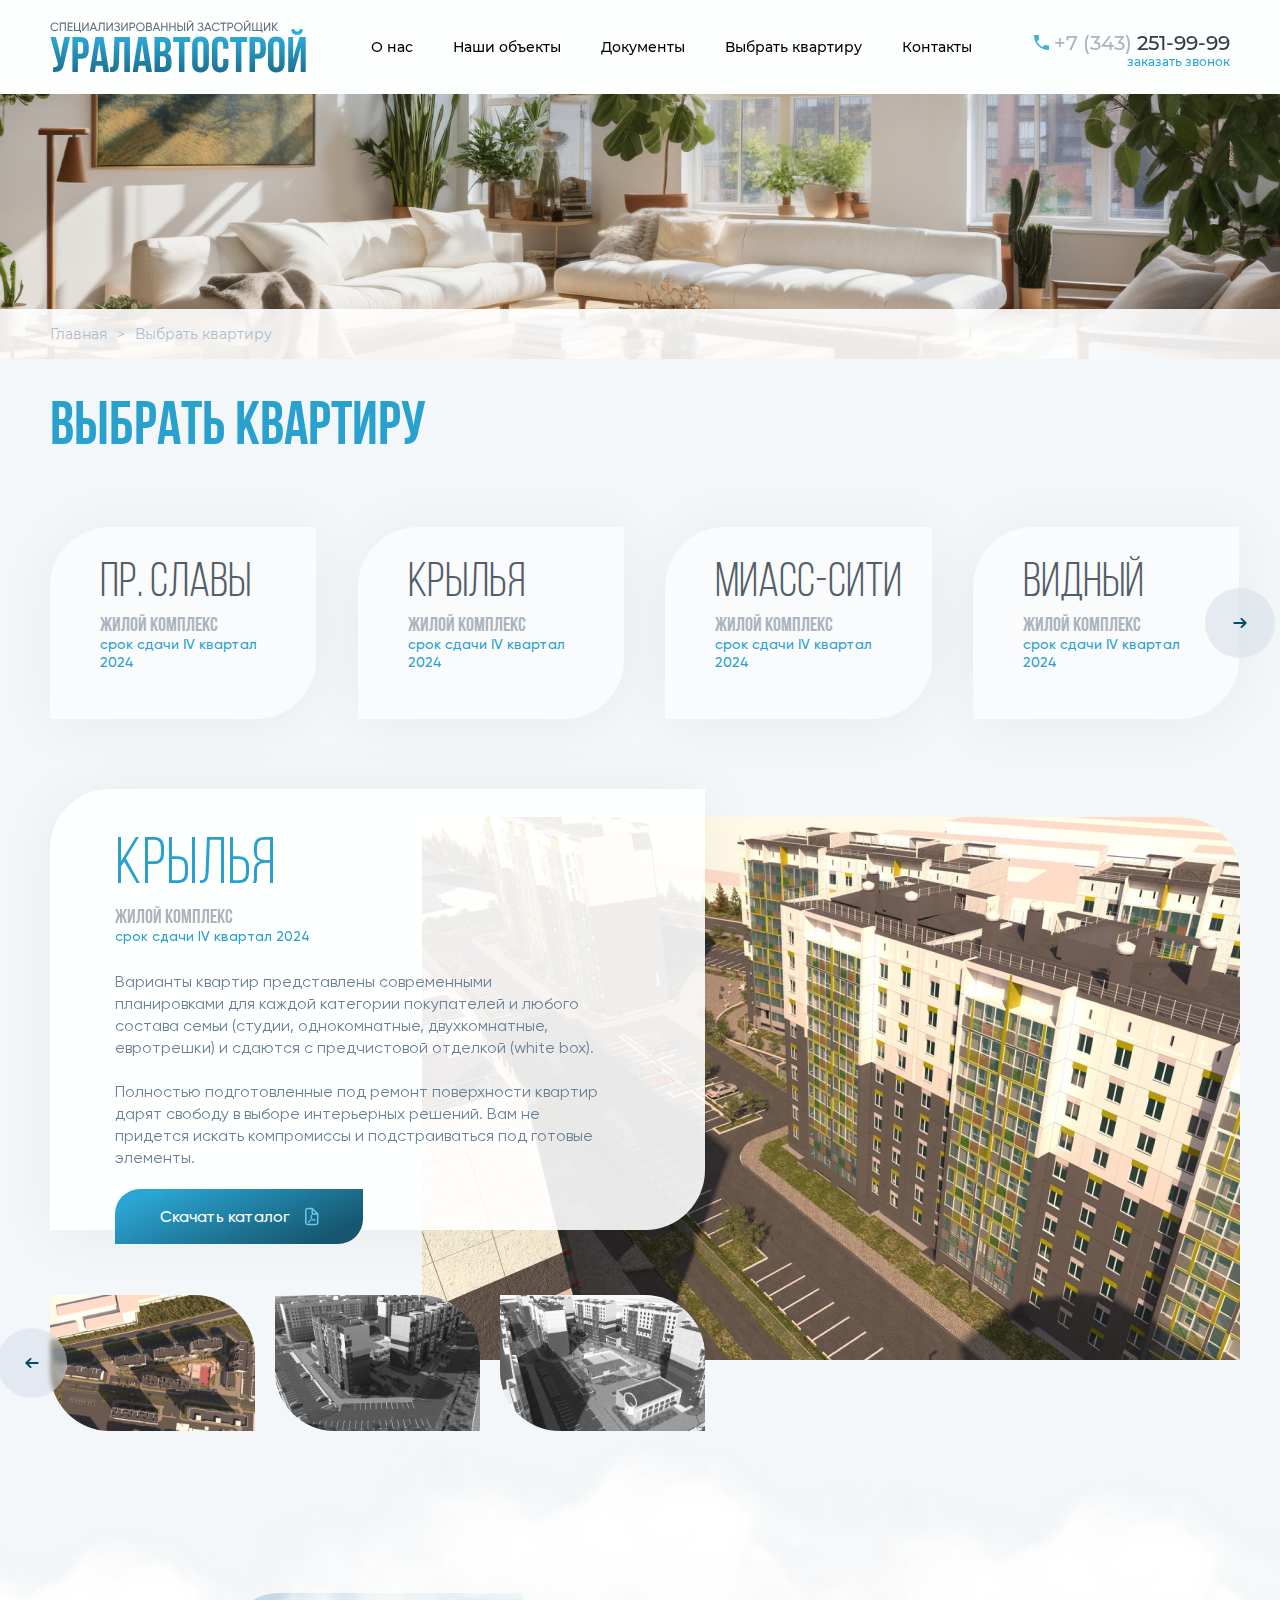
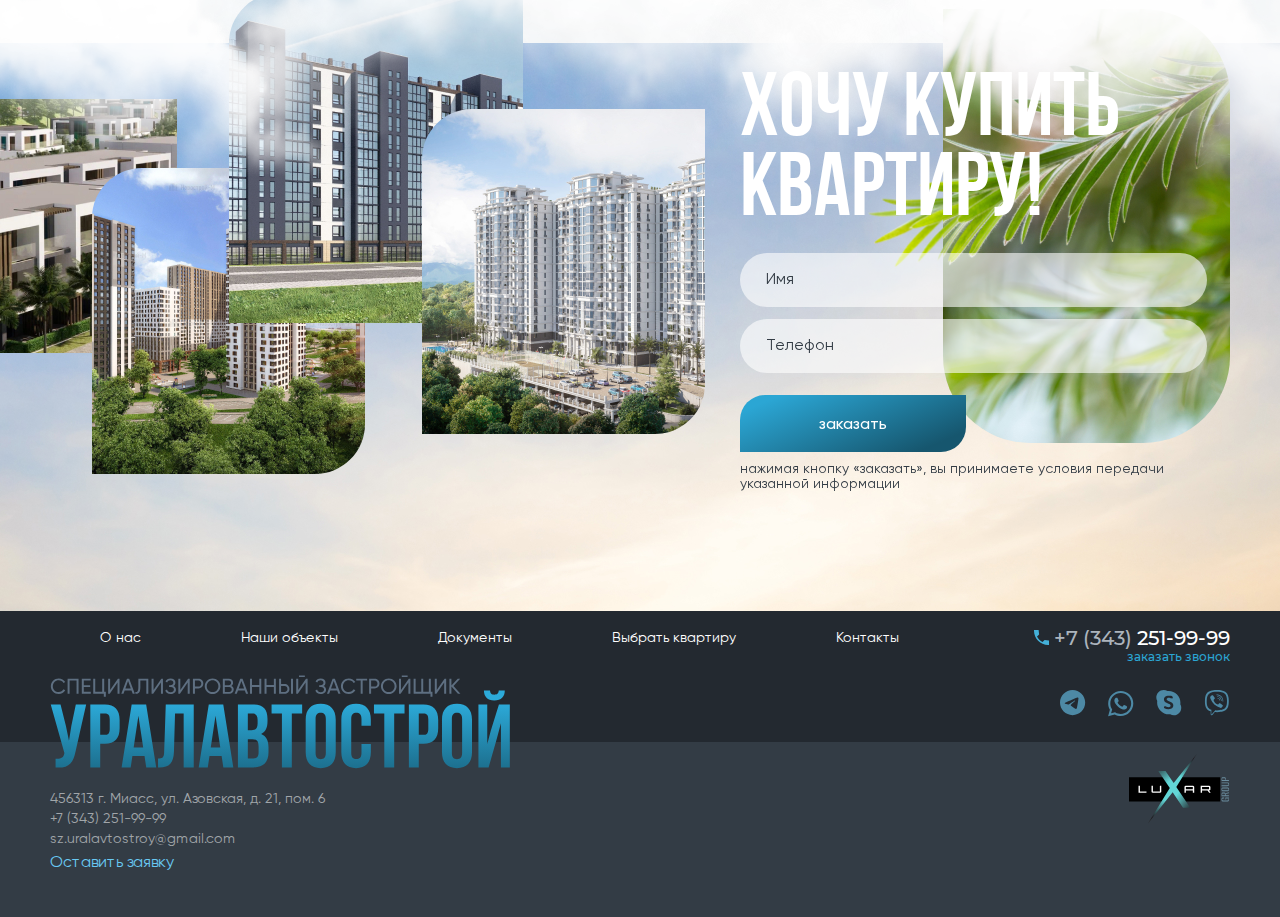
<file: select.html>
<!DOCTYPE html>
<html lang="ru">
<head>
    <meta charset="UTF-8">
    <meta name="viewport" content="width=device-width, initial-scale=1.0">

    <link rel="stylesheet" href="css/reset.css">
    <link rel="stylesheet" href="js/jquery/jquery-3.6.0.min.js">
    <link rel="stylesheet" href="js/swiper/swiper-bundle.min.css">
    <link rel="stylesheet" href="js/fancybox/fancybox.css">
    <link rel="stylesheet" href="css/style.css">

    <title>Выбрать квартиру</title>
</head>
<body>
    <header class="header">
        <div class="section-box header__content">
            <a href="index.html" class="header__logo"><img src="images/svg/logo.svg" alt=""></a>
            <nav class="menu header__menu">
                <ul>
                    <li><a href="about.html">О нас</a></li>
                    <li><a href="objects.html">Наши объекты</a></li>
                    <li><a href="docs.html">Документы</a></li>
                    <li><a href="select.html">Выбрать квартиру</a></li>
                    <li><a href="contacts.html">Контакты</a></li>
                </ul>
            </nav>
            <div class="tel header__tel">
                <a href="tel:+73432519999" class="tel__number">
                    <svg width="15" height="15" viewBox="0 0 15 15" fill="none" xmlns="http://www.w3.org/2000/svg">
                        <path d="M15 10.3842L10.608 9.87586L8.50777 11.976C6.14189 10.7728 4.21888 8.84978 3.01563 6.4839L5.12414 4.37538L4.61577 0H0.0237001C-0.459675 8.48407 6.51593 15.4597 15 14.9763V10.3842Z" fill="#44B0D9"/>
                    </svg>
                    <span><b>+7 (343)</b>&nbsp;251-99-99</span>
                </a>
                <a href="#" class="tel__open-popup" data-fancybox data-src="#dialog-content">заказать звонок</a>
            </div>
            <button class="header__burger-btn">
                <span></span>
                <span></span>
                <span></span>
            </button>
        </div>
    </header>
    <div class="burger">
        <div class="burger__content">
            <button class="burger__close-btn">
                <svg width="19" height="18" viewBox="0 0 19 18" fill="none" xmlns="http://www.w3.org/2000/svg">
                    <line x1="17.7979" y1="0.909111" x2="1.6127" y2="17.0943" stroke="#333C45"/>
                    <line y1="-0.5" x2="22.8893" y2="-0.5" transform="matrix(0.707107 0.707107 0.707107 -0.707107 1.25928 0.555557)" stroke="#333C45"/>
                </svg>
            </button>
            <nav class="menu">
                <ul>
                    <li><a href="about.html">О нас</a></li>
                    <li><a href="objects.html">Наши объекты</a></li>
                    <li><a href="docs.html">Документы</a></li>
                    <li><a href="select.html">Выбрать квартиру</a></li>
                    <li><a href="contacts.html">Контакты</a></li>
                </ul>
            </nav>
            <div class="tel">
                <a href="tel:+73432519999" class="tel__number">
                    <svg width="15" height="15" viewBox="0 0 15 15" fill="none" xmlns="http://www.w3.org/2000/svg">
                        <path d="M15 10.3842L10.608 9.87586L8.50777 11.976C6.14189 10.7728 4.21888 8.84978 3.01563 6.4839L5.12414 4.37538L4.61577 0H0.0237001C-0.459675 8.48407 6.51593 15.4597 15 14.9763V10.3842Z" fill="#44B0D9"/>
                    </svg>
                    <span><b>+7 (343)</b>&nbsp;251-99-99</span>
                </a>
                <a href="#" class="tel__open-popup" data-fancybox data-src="#dialog-content">заказать звонок</a>
            </div>
            <div class="socials">
                <a href="#" class="tg">
                    <svg width="26" height="26" viewBox="0 0 26 26" fill="none" xmlns="http://www.w3.org/2000/svg">
                        <path fill-rule="evenodd" clip-rule="evenodd" d="M25.1908 12.5954C25.1908 19.5517 19.5517 25.1908 12.5954 25.1908C5.63916 25.1908 0 19.5517 0 12.5954C0 5.63916 5.63916 0 12.5954 0C19.5517 0 25.1908 5.63916 25.1908 12.5954ZM13.0468 9.2985C11.8217 9.80805 9.37323 10.8627 5.7014 12.4625C5.10516 12.6996 4.79282 12.9315 4.76438 13.1583C4.71633 13.5417 5.19635 13.6926 5.85001 13.8981C5.93892 13.9261 6.03105 13.9551 6.12549 13.9858C6.7686 14.1948 7.63368 14.4394 8.0834 14.4491C8.49134 14.4579 8.94665 14.2897 9.44933 13.9445C12.88 11.6287 14.651 10.4582 14.7621 10.433C14.8406 10.4152 14.9493 10.3928 15.0229 10.4582C15.0966 10.5237 15.0893 10.6477 15.0815 10.6809C15.034 10.8836 13.1498 12.6354 12.1747 13.5419C11.8707 13.8246 11.655 14.025 11.6109 14.0708C11.5122 14.1734 11.4116 14.2704 11.3149 14.3636C10.7174 14.9396 10.2694 15.3715 11.3397 16.0768C11.854 16.4157 12.2655 16.696 12.6761 16.9756C13.1246 17.281 13.5718 17.5856 14.1505 17.9649C14.298 18.0616 14.4388 18.162 14.5759 18.2597C15.0978 18.6318 15.5666 18.966 16.1458 18.9127C16.4824 18.8817 16.8301 18.5653 17.0066 17.6214C17.4239 15.3907 18.2441 10.5575 18.4336 8.56591C18.4502 8.39142 18.4293 8.1681 18.4126 8.07007C18.3958 7.97204 18.3607 7.83237 18.2333 7.72897C18.0824 7.60652 17.8494 7.5807 17.7452 7.58253C17.2715 7.59088 16.5447 7.84361 13.0468 9.2985Z" fill="#8B96A2"/>
                    </svg>
                </a>
                <a href="#" class="whatsapp">
                    <svg width="26" height="27" viewBox="0 0 26 27" fill="none" xmlns="http://www.w3.org/2000/svg">
                        <path d="M8.90434 7.71422C9.12759 7.72336 9.37458 7.73381 9.60925 8.25545C9.76963 8.61206 10.0395 9.27687 10.2545 9.80668C10.413 10.1971 10.5417 10.5142 10.5749 10.5806C10.6532 10.7373 10.7054 10.9202 10.601 11.1294C10.5854 11.1606 10.5709 11.1902 10.5571 11.2184C10.4786 11.3785 10.421 11.4962 10.2881 11.6517C10.236 11.7126 10.1822 11.7781 10.1283 11.8436C10.0202 11.9751 9.91203 12.1066 9.81814 12.2003C9.66101 12.3565 9.49781 12.5262 9.68054 12.8395C9.86334 13.1531 10.492 14.1784 11.4233 15.0087C12.4236 15.9006 13.2927 16.2779 13.734 16.4695C13.8207 16.5071 13.8909 16.5376 13.9423 16.5634C14.2556 16.72 14.4383 16.6939 14.6211 16.4846C14.8039 16.2757 15.4038 15.5703 15.6127 15.257C15.8215 14.9434 16.0304 14.9956 16.3176 15.1C16.6048 15.2044 18.1448 15.9624 18.4581 16.119C18.5192 16.1496 18.5763 16.1771 18.6292 16.2027C18.8478 16.3082 18.9955 16.3794 19.0585 16.4846C19.1369 16.6156 19.1369 17.2425 18.8758 17.9738C18.6147 18.7053 17.3358 19.4107 16.7614 19.463C16.7061 19.468 16.6512 19.4744 16.5947 19.4811C16.0639 19.5435 15.3939 19.6223 13.0024 18.6792C10.0597 17.5188 8.11946 14.643 7.7186 14.0489C7.68573 14.0002 7.66321 13.9668 7.65134 13.951L7.64785 13.9463C7.47894 13.7206 6.37225 12.2416 6.37225 10.7112C6.37225 9.26861 7.08135 8.51242 7.40761 8.1645C7.42991 8.14072 7.45042 8.11885 7.46879 8.0988C7.75575 7.78533 8.0952 7.70689 8.30402 7.70689C8.31547 7.70689 8.32691 7.70688 8.33836 7.70688C8.53558 7.70686 8.7318 7.70683 8.90434 7.71422Z" fill="#8B96A2"/>
                        <path fill-rule="evenodd" clip-rule="evenodd" d="M1.89144 19.7428C0.778588 17.8459 0.196871 15.696 0.196871 13.4704C0.196871 6.56563 5.83699 0.950806 12.7417 0.950806C16.1055 0.950806 19.2418 2.26599 21.6192 4.61815C23.9714 6.9956 25.2865 10.1318 25.2865 13.4956C25.2865 20.4004 19.6464 26.0152 12.7417 26.0152C10.6425 26.0152 8.56853 25.5093 6.7475 24.4977L0.0957031 26.2428L1.89144 19.7428ZM3.9148 19.0346L4.16772 19.414L3.10545 23.2584L7.05101 22.2214L7.43039 22.449C9.02378 23.4101 10.8701 23.916 12.7417 23.916C18.483 23.916 23.162 19.2369 23.162 13.4956C23.162 10.7135 22.0745 8.08315 20.1017 6.11038C18.1542 4.16289 15.5238 3.07533 12.7417 3.07533C7.00042 3.07533 2.3214 7.72906 2.3214 13.4956C2.3214 15.4431 2.87782 17.3653 3.9148 19.0346Z" fill="#8B96A2"/>
                    </svg>
                </a>
                <a href="#" class="skype">
                    <svg width="26" height="26" viewBox="0 0 26 26" fill="none" xmlns="http://www.w3.org/2000/svg">
                        <path fill-rule="evenodd" clip-rule="evenodd" d="M7.64493 0C9.02894 0 10.3727 0.388801 11.5293 1.10572C11.941 1.06172 12.3556 1.03954 12.7713 1.03954C14.301 1.03954 15.8158 1.33986 17.2292 1.92334C18.6425 2.50682 19.9267 3.36204 21.0084 4.44017C22.0901 5.5183 22.9482 6.79823 23.5336 8.20687C24.119 9.61552 24.4203 11.1253 24.4203 12.65C24.4203 13.1918 24.3823 13.7318 24.307 14.266C24.4499 14.5195 24.5778 14.7818 24.6899 15.0516C25.0597 15.9412 25.25 16.8948 25.25 17.8578C25.25 18.8208 25.0597 19.7743 24.6899 20.664C24.3202 21.5537 23.7782 22.3621 23.095 23.043C22.4118 23.724 21.6008 24.2641 20.7081 24.6326C19.8155 25.0012 18.8588 25.1908 17.8926 25.1908C16.569 25.1908 15.2823 24.8354 14.1608 24.1776C13.7006 24.2327 13.2366 24.2605 12.7713 24.2605C11.2415 24.2605 9.72668 23.9601 8.31335 23.3767C6.90002 22.7932 5.61583 21.938 4.53412 20.8598C3.4524 19.7817 2.59433 18.5018 2.00891 17.0931C1.42349 15.6845 1.12218 14.1747 1.12218 12.65C1.12218 12.0791 1.16442 11.5103 1.248 10.9481C0.62555 9.85464 0.290039 8.60983 0.290039 7.33053C0.290039 5.38636 1.06493 3.52181 2.44424 2.14706C3.82354 0.772322 5.69429 0 7.64493 0ZM8.34775 11.0361C8.63203 11.5227 9.02486 11.9371 9.49562 12.2469C10.1193 12.6551 10.7824 12.9996 11.4748 13.2756C12.249 13.5991 12.8496 13.8734 13.2768 14.0985C13.6379 14.2761 13.9657 14.5147 14.2458 14.8038C14.4577 15.0287 14.5754 15.3261 14.5749 15.6351C14.584 15.853 14.5411 16.07 14.4497 16.268C14.3583 16.466 14.221 16.6393 14.0493 16.7737C13.5905 17.0825 13.0416 17.2288 12.49 17.1894C12.1781 17.1926 11.8668 17.1605 11.5621 17.0937C11.315 17.0394 11.0733 16.963 10.84 16.8653C10.6356 16.7768 10.3566 16.6441 10.0028 16.4673C9.71827 16.3155 9.40156 16.234 9.07913 16.2296C8.78974 16.2178 8.50687 16.3176 8.28897 16.5084C8.18504 16.6073 8.10381 16.7276 8.0509 16.861C7.99798 16.9944 7.97464 17.1376 7.98249 17.2809C7.97598 17.5526 8.0579 17.819 8.21592 18.04C8.40625 18.2812 8.65234 18.4726 8.93302 18.5976C10.0309 19.0734 11.2211 19.2986 12.4169 19.2567C13.2871 19.2742 14.1533 19.1331 14.9729 18.8402C15.653 18.5988 16.2453 18.1592 16.6733 17.5782C17.0937 16.9645 17.3067 16.2324 17.2813 15.489C17.2976 14.8818 17.1456 14.282 16.8421 13.7559C16.5339 13.2553 16.1187 12.8292 15.6262 12.5081C15.0027 12.1059 14.3412 11.7658 13.6513 11.4929C13.5775 11.4568 13.5012 11.4262 13.4229 11.4014C12.7158 11.1092 12.184 10.8746 11.8274 10.6977C11.5091 10.5485 11.2208 10.3421 10.9768 10.0889C10.7715 9.8734 10.6583 9.58635 10.6611 9.2887C10.6513 9.06199 10.7025 8.8368 10.8094 8.63665C10.9164 8.43651 11.0751 8.26875 11.269 8.15092C11.7286 7.87693 12.2576 7.74162 12.7923 7.7613C13.2025 7.757 13.6114 7.80784 14.0081 7.91244C14.4391 8.03672 14.8608 8.19104 15.2702 8.37428C15.4363 8.45135 15.6169 8.492 15.8 8.49351C15.9331 8.49704 16.0654 8.47238 16.1883 8.42115C16.3112 8.36992 16.4218 8.29328 16.5129 8.19626C16.6093 8.09097 16.6839 7.96775 16.7326 7.83361C16.7813 7.69948 16.8031 7.55706 16.7968 7.4145C16.8011 7.1401 16.7053 6.87352 16.5272 6.66466C16.2856 6.4108 15.9859 6.21946 15.6539 6.1071C15.2924 5.97434 14.9186 5.87786 14.538 5.81908C14.0062 5.73186 13.468 5.69056 12.9291 5.69565C12.1056 5.69077 11.2874 5.82856 10.5108 6.1029C9.79681 6.34395 9.15941 6.76985 8.66348 7.33725C8.18627 7.90228 7.93397 8.62331 7.95478 9.3626C7.93784 9.94513 8.0733 10.522 8.34775 11.0361Z" fill="#8B96A2"/>
                    </svg>
                </a>
                <a href="#" class="viber">
                    <svg width="26" height="26" viewBox="0 0 26 26" fill="none" xmlns="http://www.w3.org/2000/svg">
                        <path d="M15.9657 10.1491C15.9742 10.3249 15.8386 10.4743 15.6628 10.4828C15.4871 10.4913 15.3377 10.3557 15.3292 10.1799C15.2766 9.09105 14.7707 8.56868 13.7252 8.51313C13.5495 8.5038 13.4146 8.35378 13.424 8.17807C13.4333 8.00235 13.5833 7.86747 13.759 7.87681C15.1349 7.9499 15.8974 8.73741 15.9657 10.1491Z" fill="#8B96A2"/>
                        <path d="M17.2733 11.0312C17.4492 11.0352 17.5951 10.8958 17.5991 10.7199C17.6274 9.47457 17.2544 8.42309 16.4795 7.57881C15.7031 6.73301 14.6324 6.26468 13.277 6.16844C13.1015 6.15598 12.9491 6.28817 12.9367 6.46369C12.9242 6.63921 13.0564 6.7916 13.2319 6.80407C14.4324 6.88931 15.35 7.29064 16.01 8.0097C16.6706 8.72939 16.9867 9.62048 16.962 10.7054C16.958 10.8814 17.0974 11.0272 17.2733 11.0312Z" fill="#8B96A2"/>
                        <path d="M19.2738 11.3643C19.2752 11.5403 19.1336 11.684 18.9576 11.6853C18.7817 11.6866 18.638 11.545 18.6366 11.3691C18.6221 9.43018 18.0499 7.92305 16.9221 6.82027C15.7903 5.71725 14.3834 5.15988 12.6929 5.14907C12.517 5.14794 12.3753 5.00438 12.3764 4.82842C12.3775 4.65246 12.5211 4.51073 12.697 4.51186C14.5496 4.52371 16.115 5.1439 17.3672 6.36429C18.6238 7.59299 19.2581 9.26364 19.2738 11.3643Z" fill="#8B96A2"/>
                        <path d="M14.4944 14.1717C14.2563 14.4703 13.8064 14.4325 13.8064 14.4325C10.5326 13.5971 9.65559 10.2817 9.65559 10.2817C9.65559 10.2817 9.61778 9.83564 9.91643 9.5937L10.5062 9.12493C10.801 8.89811 10.9863 8.34996 10.6876 7.81315C10.5213 7.51451 10.1886 6.98148 9.94289 6.64503C9.68205 6.28967 9.07719 5.56385 9.07341 5.56007C8.78233 5.21228 8.35137 5.13289 7.89773 5.36727C7.89773 5.36727 7.89395 5.37105 7.89017 5.37105C7.45921 5.61299 7.05849 5.9381 6.68423 6.35016L6.67667 6.35772C6.39693 6.69417 6.23437 7.02684 6.19657 7.35195C6.18901 7.38976 6.18523 7.4389 6.18901 7.49561C6.18523 7.63926 6.20791 7.77913 6.25328 7.919L6.2684 7.93035C6.40827 8.43313 6.76362 9.26859 7.53103 10.6635C8.03004 11.567 8.54039 12.3231 9.04695 12.9582C9.31158 13.2947 9.614 13.6387 9.96179 13.9902L10.0979 14.1263C10.4495 14.4741 10.7935 14.7766 11.1299 15.0412C11.765 15.5477 12.5173 16.0581 13.4246 16.5571C14.8195 17.3245 15.655 17.6799 16.1578 17.8197L16.1691 17.8349C16.309 17.8802 16.4489 17.8991 16.5925 17.8991C16.6492 17.9029 16.6984 17.8991 16.7362 17.8916C17.0613 17.8538 17.394 17.6912 17.7304 17.4115L17.738 17.4039C18.15 17.0296 18.4751 16.6251 18.7171 16.198C18.7171 16.198 18.7209 16.1942 18.7209 16.1904C18.9552 15.7368 18.8759 15.3058 18.5281 15.0147C18.5281 15.0147 17.7985 14.4061 17.4431 14.1452C17.1104 13.8995 16.5736 13.5706 16.275 13.4005C15.7382 13.1019 15.19 13.2871 14.9632 13.582L14.4944 14.1717Z" fill="#8B96A2"/>
                        <path fill-rule="evenodd" clip-rule="evenodd" d="M13.3301 0.0180821C18.9628 0.0445445 21.4918 1.88179 22.1194 2.4564C24.1948 4.25963 25.3478 8.25924 24.5728 14.5762C23.8911 20.1576 19.998 21.1477 18.692 21.4799C18.5641 21.5124 18.461 21.5387 18.3882 21.5623C18.0366 21.6757 14.9254 22.4544 10.8842 22.1142C10.4381 22.6321 9.8446 23.3126 9.41743 23.7738C9.28837 23.9128 9.16754 24.0501 9.05207 24.1813C8.4674 24.8456 8.02011 25.3538 7.33823 25.1423C6.66155 24.9343 6.69936 23.9061 6.69936 23.9061L6.70314 21.3695H6.69936C0.786896 19.7061 0.873843 13.5782 0.941889 10.3044C1.00616 7.03062 1.64125 4.39194 3.44448 2.58872C6.68423 -0.382635 13.3301 0.0180821 13.3301 0.0180821ZM18.0213 19.713C19.1313 19.4554 22.2312 18.736 22.8036 14.1226C23.4576 8.84519 22.5617 5.24252 20.8076 3.73416C20.2784 3.25406 17.995 1.82131 13.228 1.79862C13.228 1.79862 7.58396 1.42815 4.84321 3.90806C3.31973 5.41264 2.8056 7.6506 2.74889 10.3838L2.74271 10.6622C2.67874 13.4573 2.56598 18.3834 7.39872 19.725C7.39872 19.725 7.37982 23.5999 7.37604 23.9401C7.37604 24.1783 7.41384 24.3408 7.54993 24.3748C7.64822 24.4013 7.79566 24.3484 7.92041 24.2236C8.71806 23.4184 11.2774 20.3337 11.2774 20.3337C14.7099 20.5605 17.4393 19.88 17.7342 19.7855C17.8021 19.7639 17.8998 19.7412 18.0213 19.713Z" fill="#8B96A2"/>
                    </svg>
                </a>
            </div>
            <div class="address">
                <p>456313 г. Миасс, ул. Азовская, д. 21, пом. 6</p>
                <p>+7 (343) 251-99-99</p>
                <p>sz.uralavtostroy@gmail.com</p>
                <a href="#">Оставить заявку</a>
            </div>
        </div>
    </div>
    <div class="up up-invisible">
        <svg width="12" height="16" viewBox="0 0 12 16" fill="none" xmlns="http://www.w3.org/2000/svg">
            <path d="M0.319766 7.09358C0.11502 6.87926 -4.11385e-07 6.58862 -4.24631e-07 6.28557C-4.37878e-07 5.98252 0.11502 5.69187 0.319766 5.47755L5.23444 0.334618C5.43925 0.120362 5.71699 -2.49898e-07 6.00659 -2.62557e-07C6.29619 -2.75215e-07 6.57393 0.120362 6.77874 0.334618L11.6934 5.47755C11.8924 5.6931 12.0024 5.98179 12 6.28145C11.9975 6.58111 11.8826 6.86776 11.6801 7.07966C11.4776 7.29155 11.2037 7.41175 10.9173 7.41435C10.631 7.41696 10.3551 7.30176 10.1491 7.09358L7.09874 3.99982L7.09874 14.8571C7.09874 15.1602 6.98368 15.4509 6.77886 15.6653C6.57404 15.8796 6.29625 16 6.00659 16C5.71694 16 5.43914 15.8796 5.23433 15.6653C5.02951 15.4509 4.91444 15.1602 4.91444 14.8571L4.91444 3.99982L1.86407 7.09358C1.65926 7.30783 1.38152 7.4282 1.09192 7.4282C0.802318 7.4282 0.524575 7.30783 0.319766 7.09358Z" fill="#034A6E"/>
        </svg>
    </div>
    <div class="nav-chain">
        <div class="nav-chain__content">
            <div class="section-box">
                <a href="index.html">Главная</a><p>></p><a href="#">Выбрать квартиру</a>
            </div>
        </div>
        <img src="images/nav-chain-bg-select.jpg" alt="">
    </div>
    <section class="select">
        <h1 class="section-box">выбрать квартиру</h1>
        <div class="select__wrapper section-box">
            <div class="select__objects">
                <div class="select__objects__card">
                    <a href="#"></a>
                    <h3>пр. Славы</h3>
                    <p class="description">жилой комплекс<br><span>срок сдачи IV квартал 2024</span></p>
                </div>
                <div class="select__objects__card">
                    <a href="krilya.html"></a>
                    <h3>Крылья</h3>
                    <p class="description">жилой комплекс<br><span>срок сдачи IV квартал 2024</span></p>
                </div>
                <div class="select__objects__card">
                    <a href="#"></a>
                    <h3>Миасс-Cити</h3>
                    <p class="description">жилой комплекс<br><span>срок сдачи IV квартал 2024</span></p>
                </div>
                <div class="select__objects__card">
                    <a href="#"></a>
                    <h3>видный</h3>
                    <p class="description">жилой комплекс<br><span>срок сдачи IV квартал 2024</span></p>
                </div>
                <a href="#" class="more select__objects__more">
                    <img src="images/svg/arrow-disabled.svg" alt="">
                </a>
            </div>
            <div class="select__content">
                <div class="select__control">
                    <div class="select__info">
                        <h3>Крылья</h3>
                        <p class="description">жилой комплекс<br><span>срок сдачи IV квартал 2024</span></p>
                        <p class="select__info__text">
                            Варианты квартир представлены современными планировками для каждой категории покупателей и любого состава семьи (студии, однокомнатные, двухкомнатные, евротрешки) и сдаются с предчистовой отделкой (white box).
                            <br><br>Полностью подготовленные под ремонт поверхности квартир дарят свободу в выборе интерьерных решений. Вам не придется искать компромиссы и подстраиваться под готовые элементы.
                        </p>
                    </div>
                    <div class="select__mini-slider-box">
                        <a href="#" class="more select__mini-slider__more">
                            <img src="images/svg/arrow-disabled.svg" alt="">
                        </a>
                        <div class="swiper select__mini-slider">
                            <div class="swiper-wrapper">
                                <div class="swiper-slide"><img src="images/select-mini-slider-img-1.jpg" alt=""></div>
                                <div class="swiper-slide"><img src="images/select-mini-slider-img-2.jpg" alt=""></div>
                                <div class="swiper-slide"><img src="images/select-mini-slider-img-3.jpg" alt=""></div>
                            </div>
                        </div>
                    </div>
                </div>
                <div class="swiper select__slider">
                    <div class="select__slider__arrows">
                        <div class="arrows">
                            <div class="swiper-button-prev"></div>
                            <div class="swiper-button-next"></div>
                        </div>
                    </div>
                    <div class="swiper-wrapper">
                        <div class="swiper-slide">
                            <a href="images/select-swiper-img-1.jpg" data-fancybox="select-slider">
                                <img src="images/select-swiper-img-1.jpg" alt="">
                            </a>
                        </div>
                        <div class="swiper-slide">
                            <a href="images/select-mini-slider-img-1.jpg" data-fancybox="select-slider">
                                <img src="images/select-mini-slider-img-1.jpg" alt="">
                            </a>
                        </div>
                        <div class="swiper-slide">
                            <a href="images/select-mini-slider-img-2.jpg" data-fancybox="select-slider">
                                <img src="images/select-mini-slider-img-2.jpg" alt="">
                            </a>
                        </div>
                    </div>
                </div>
                <a href="#" class="btn-shadow">Скачать каталог<img src="images/svg/file-icon.svg" alt=""></a>
            </div>
        </div>
    </section>
    <section class="order">
        <div class="section-box">
            <div class="order__images">
                <img src="images/order-img-1.jpg" alt="">
                <img src="images/order-img-2.jpg" alt="">
                <img src="images/order-img-3.jpg" alt="">
                <img src="images/order-img-4.jpg" alt="">
            </div>
            <form>
                <h2>Хочу купить<br>квартиру!</h2>
                <input type="text" placeholder="Имя">
                <input type="tel" placeholder="Телефон">
                <button class="btn-shadow">заказать</button>
                <p>нажимая кнопку «заказать», вы принимаете условия передачи указанной информации</p>
            </form>
            <div class="order__leaf">
                <img src="images/order-img-5.jpg" alt="">
                <img src="images/order-leaf.png" alt="">
            </div>
        </div>
        <div class="order__clouds">
            <img src="images/cloud.png" alt="">
            <img src="images/cloud.png" alt="">
            <img src="images/cloud.png" alt="">
        </div>
    </section>
    <footer class="footer">
        <div class="footer__top">
            <div class="section-box">
                <nav class="menu footer__menu">
                    <ul>
                        <li><a href="about.html">О нас</a></li>
                        <li><a href="objects.html">Наши объекты</a></li>
                        <li><a href="docs.html">Документы</a></li>
                        <li><a href="select.html">Выбрать квартиру</a></li>
                        <li><a href="contacts.html">Контакты</a></li>
                    </ul>
                </nav>
                <div>
                    <div class="tel footer__tel">
                        <a href="tel:+73432519999" class="tel__number">
                            <svg width="15" height="15" viewBox="0 0 15 15" fill="none" xmlns="http://www.w3.org/2000/svg">
                                <path d="M15 10.3842L10.608 9.87586L8.50777 11.976C6.14189 10.7728 4.21888 8.84978 3.01563 6.4839L5.12414 4.37538L4.61577 0H0.0237001C-0.459675 8.48407 6.51593 15.4597 15 14.9763V10.3842Z" fill="#44B0D9"/>
                            </svg>
                            <span><b>+7 (343)</b>&nbsp;251-99-99</span>
                        </a>
                        <a href="#" class="tel__open-popup" data-fancybox data-src="#dialog-content">заказать звонок</a>
                    </div>
                    <div class="socials">
                        <a href="#" class="tg">
                            <svg width="26" height="26" viewBox="0 0 26 26" fill="none" xmlns="http://www.w3.org/2000/svg">
                                <path fill-rule="evenodd" clip-rule="evenodd" d="M25.1908 12.5954C25.1908 19.5517 19.5517 25.1908 12.5954 25.1908C5.63916 25.1908 0 19.5517 0 12.5954C0 5.63916 5.63916 0 12.5954 0C19.5517 0 25.1908 5.63916 25.1908 12.5954ZM13.0468 9.2985C11.8217 9.80805 9.37323 10.8627 5.7014 12.4625C5.10516 12.6996 4.79282 12.9315 4.76438 13.1583C4.71633 13.5417 5.19635 13.6926 5.85001 13.8981C5.93892 13.9261 6.03105 13.9551 6.12549 13.9858C6.7686 14.1948 7.63368 14.4394 8.0834 14.4491C8.49134 14.4579 8.94665 14.2897 9.44933 13.9445C12.88 11.6287 14.651 10.4582 14.7621 10.433C14.8406 10.4152 14.9493 10.3928 15.0229 10.4582C15.0966 10.5237 15.0893 10.6477 15.0815 10.6809C15.034 10.8836 13.1498 12.6354 12.1747 13.5419C11.8707 13.8246 11.655 14.025 11.6109 14.0708C11.5122 14.1734 11.4116 14.2704 11.3149 14.3636C10.7174 14.9396 10.2694 15.3715 11.3397 16.0768C11.854 16.4157 12.2655 16.696 12.6761 16.9756C13.1246 17.281 13.5718 17.5856 14.1505 17.9649C14.298 18.0616 14.4388 18.162 14.5759 18.2597C15.0978 18.6318 15.5666 18.966 16.1458 18.9127C16.4824 18.8817 16.8301 18.5653 17.0066 17.6214C17.4239 15.3907 18.2441 10.5575 18.4336 8.56591C18.4502 8.39142 18.4293 8.1681 18.4126 8.07007C18.3958 7.97204 18.3607 7.83237 18.2333 7.72897C18.0824 7.60652 17.8494 7.5807 17.7452 7.58253C17.2715 7.59088 16.5447 7.84361 13.0468 9.2985Z" fill="#4D89A5"/>
                            </svg>
                        </a>
                        <a href="#" class="whatsapp">
                            <svg width="26" height="27" viewBox="0 0 26 27" fill="none" xmlns="http://www.w3.org/2000/svg">
                                <path d="M8.90434 7.71422C9.12759 7.72336 9.37458 7.73381 9.60925 8.25545C9.76963 8.61206 10.0395 9.27687 10.2545 9.80668C10.413 10.1971 10.5417 10.5142 10.5749 10.5806C10.6532 10.7373 10.7054 10.9202 10.601 11.1294C10.5854 11.1606 10.5709 11.1902 10.5571 11.2184C10.4786 11.3785 10.421 11.4962 10.2881 11.6517C10.236 11.7126 10.1822 11.7781 10.1283 11.8436C10.0202 11.9751 9.91203 12.1066 9.81814 12.2003C9.66101 12.3565 9.49781 12.5262 9.68054 12.8395C9.86334 13.1531 10.492 14.1784 11.4233 15.0087C12.4236 15.9006 13.2927 16.2779 13.734 16.4695C13.8207 16.5071 13.8909 16.5376 13.9423 16.5634C14.2556 16.72 14.4383 16.6939 14.6211 16.4846C14.8039 16.2757 15.4038 15.5703 15.6127 15.257C15.8215 14.9434 16.0304 14.9956 16.3176 15.1C16.6048 15.2044 18.1448 15.9624 18.4581 16.119C18.5192 16.1496 18.5763 16.1771 18.6292 16.2027C18.8478 16.3082 18.9955 16.3794 19.0585 16.4846C19.1369 16.6156 19.1369 17.2425 18.8758 17.9738C18.6147 18.7053 17.3358 19.4107 16.7614 19.463C16.7061 19.468 16.6512 19.4744 16.5947 19.4811C16.0639 19.5435 15.3939 19.6223 13.0024 18.6792C10.0597 17.5188 8.11946 14.643 7.7186 14.0489C7.68573 14.0002 7.66321 13.9668 7.65134 13.951L7.64785 13.9463C7.47894 13.7206 6.37225 12.2416 6.37225 10.7112C6.37225 9.26861 7.08135 8.51242 7.40761 8.1645C7.42991 8.14072 7.45042 8.11885 7.46879 8.0988C7.75575 7.78533 8.0952 7.70689 8.30402 7.70689C8.31547 7.70689 8.32691 7.70688 8.33836 7.70688C8.53558 7.70686 8.7318 7.70683 8.90434 7.71422Z" fill="#4D89A5"/>
                                <path fill-rule="evenodd" clip-rule="evenodd" d="M1.89144 19.7428C0.778588 17.8459 0.196871 15.696 0.196871 13.4704C0.196871 6.56563 5.83699 0.950806 12.7417 0.950806C16.1055 0.950806 19.2418 2.26599 21.6192 4.61815C23.9714 6.9956 25.2865 10.1318 25.2865 13.4956C25.2865 20.4004 19.6464 26.0152 12.7417 26.0152C10.6425 26.0152 8.56853 25.5093 6.7475 24.4977L0.0957031 26.2428L1.89144 19.7428ZM3.9148 19.0346L4.16772 19.414L3.10545 23.2584L7.05101 22.2214L7.43039 22.449C9.02378 23.4101 10.8701 23.916 12.7417 23.916C18.483 23.916 23.162 19.2369 23.162 13.4956C23.162 10.7135 22.0745 8.08315 20.1017 6.11038C18.1542 4.16289 15.5238 3.07533 12.7417 3.07533C7.00042 3.07533 2.3214 7.72906 2.3214 13.4956C2.3214 15.4431 2.87782 17.3653 3.9148 19.0346Z" fill="#4D89A5"/>
                            </svg>
                        </a>
                        <a href="#" class="skype">
                            <svg width="26" height="26" viewBox="0 0 26 26" fill="none" xmlns="http://www.w3.org/2000/svg">
                                <path fill-rule="evenodd" clip-rule="evenodd" d="M7.64493 0C9.02894 0 10.3727 0.388801 11.5293 1.10572C11.941 1.06172 12.3556 1.03954 12.7713 1.03954C14.301 1.03954 15.8158 1.33986 17.2292 1.92334C18.6425 2.50682 19.9267 3.36204 21.0084 4.44017C22.0901 5.5183 22.9482 6.79823 23.5336 8.20687C24.119 9.61552 24.4203 11.1253 24.4203 12.65C24.4203 13.1918 24.3823 13.7318 24.307 14.266C24.4499 14.5195 24.5778 14.7818 24.6899 15.0516C25.0597 15.9412 25.25 16.8948 25.25 17.8578C25.25 18.8208 25.0597 19.7743 24.6899 20.664C24.3202 21.5537 23.7782 22.3621 23.095 23.043C22.4118 23.724 21.6008 24.2641 20.7081 24.6326C19.8155 25.0012 18.8588 25.1908 17.8926 25.1908C16.569 25.1908 15.2823 24.8354 14.1608 24.1776C13.7006 24.2327 13.2366 24.2605 12.7713 24.2605C11.2415 24.2605 9.72668 23.9601 8.31335 23.3767C6.90002 22.7932 5.61583 21.938 4.53412 20.8598C3.4524 19.7817 2.59433 18.5018 2.00891 17.0931C1.42349 15.6845 1.12218 14.1747 1.12218 12.65C1.12218 12.0791 1.16442 11.5103 1.248 10.9481C0.62555 9.85464 0.290039 8.60983 0.290039 7.33053C0.290039 5.38636 1.06493 3.52181 2.44424 2.14706C3.82354 0.772322 5.69429 0 7.64493 0ZM8.34775 11.0361C8.63203 11.5227 9.02486 11.9371 9.49562 12.2469C10.1193 12.6551 10.7824 12.9996 11.4748 13.2756C12.249 13.5991 12.8496 13.8734 13.2768 14.0985C13.6379 14.2761 13.9657 14.5147 14.2458 14.8038C14.4577 15.0287 14.5754 15.3261 14.5749 15.6351C14.584 15.853 14.5411 16.07 14.4497 16.268C14.3583 16.466 14.221 16.6393 14.0493 16.7737C13.5905 17.0825 13.0416 17.2288 12.49 17.1894C12.1781 17.1926 11.8668 17.1605 11.5621 17.0937C11.315 17.0394 11.0733 16.963 10.84 16.8653C10.6356 16.7768 10.3566 16.6441 10.0028 16.4673C9.71827 16.3155 9.40156 16.234 9.07913 16.2296C8.78974 16.2178 8.50687 16.3176 8.28897 16.5084C8.18504 16.6073 8.10381 16.7276 8.0509 16.861C7.99798 16.9944 7.97464 17.1376 7.98249 17.2809C7.97598 17.5526 8.0579 17.819 8.21592 18.04C8.40625 18.2812 8.65234 18.4726 8.93302 18.5976C10.0309 19.0734 11.2211 19.2986 12.4169 19.2567C13.2871 19.2742 14.1533 19.1331 14.9729 18.8402C15.653 18.5988 16.2453 18.1592 16.6733 17.5782C17.0937 16.9645 17.3067 16.2324 17.2813 15.489C17.2976 14.8818 17.1456 14.282 16.8421 13.7559C16.5339 13.2553 16.1187 12.8292 15.6262 12.5081C15.0027 12.1059 14.3412 11.7658 13.6513 11.4929C13.5775 11.4568 13.5012 11.4262 13.4229 11.4014C12.7158 11.1092 12.184 10.8746 11.8274 10.6977C11.5091 10.5485 11.2208 10.3421 10.9768 10.0889C10.7715 9.8734 10.6583 9.58635 10.6611 9.2887C10.6513 9.06199 10.7025 8.8368 10.8094 8.63665C10.9164 8.43651 11.0751 8.26875 11.269 8.15092C11.7286 7.87693 12.2576 7.74162 12.7923 7.7613C13.2025 7.757 13.6114 7.80784 14.0081 7.91244C14.4391 8.03672 14.8608 8.19104 15.2702 8.37428C15.4363 8.45135 15.6169 8.492 15.8 8.49351C15.9331 8.49704 16.0654 8.47238 16.1883 8.42115C16.3112 8.36992 16.4218 8.29328 16.5129 8.19626C16.6093 8.09097 16.6839 7.96775 16.7326 7.83361C16.7813 7.69948 16.8031 7.55706 16.7968 7.4145C16.8011 7.1401 16.7053 6.87352 16.5272 6.66466C16.2856 6.4108 15.9859 6.21946 15.6539 6.1071C15.2924 5.97434 14.9186 5.87786 14.538 5.81908C14.0062 5.73186 13.468 5.69056 12.9291 5.69565C12.1056 5.69077 11.2874 5.82856 10.5108 6.1029C9.79681 6.34395 9.15941 6.76985 8.66348 7.33725C8.18627 7.90228 7.93397 8.62331 7.95478 9.3626C7.93784 9.94513 8.0733 10.522 8.34775 11.0361Z" fill="#4D89A5"/>
                            </svg>
                        </a>
                        <a href="#" class="viber">
                            <svg width="26" height="26" viewBox="0 0 26 26" fill="none" xmlns="http://www.w3.org/2000/svg">
                                <path d="M15.9657 10.1491C15.9742 10.3249 15.8386 10.4743 15.6628 10.4828C15.4871 10.4913 15.3377 10.3557 15.3292 10.1799C15.2766 9.09105 14.7707 8.56868 13.7252 8.51313C13.5495 8.5038 13.4146 8.35378 13.424 8.17807C13.4333 8.00235 13.5833 7.86747 13.759 7.87681C15.1349 7.9499 15.8974 8.73741 15.9657 10.1491Z" fill="#4D89A5"/>
                                <path d="M17.2733 11.0312C17.4492 11.0352 17.5951 10.8958 17.5991 10.7199C17.6274 9.47457 17.2544 8.42309 16.4795 7.57881C15.7031 6.73301 14.6324 6.26468 13.277 6.16844C13.1015 6.15598 12.9491 6.28817 12.9367 6.46369C12.9242 6.63921 13.0564 6.7916 13.2319 6.80407C14.4324 6.88931 15.35 7.29064 16.01 8.0097C16.6706 8.72939 16.9867 9.62048 16.962 10.7054C16.958 10.8814 17.0974 11.0272 17.2733 11.0312Z" fill="#4D89A5"/>
                                <path d="M19.2738 11.3643C19.2752 11.5403 19.1336 11.684 18.9576 11.6853C18.7817 11.6866 18.638 11.545 18.6366 11.3691C18.6221 9.43018 18.0499 7.92305 16.9221 6.82027C15.7903 5.71725 14.3834 5.15988 12.6929 5.14907C12.517 5.14794 12.3753 5.00438 12.3764 4.82842C12.3775 4.65246 12.5211 4.51073 12.697 4.51186C14.5496 4.52371 16.115 5.1439 17.3672 6.36429C18.6238 7.59299 19.2581 9.26364 19.2738 11.3643Z" fill="#4D89A5"/>
                                <path d="M14.4944 14.1717C14.2563 14.4703 13.8064 14.4325 13.8064 14.4325C10.5326 13.5971 9.65559 10.2817 9.65559 10.2817C9.65559 10.2817 9.61778 9.83564 9.91643 9.5937L10.5062 9.12493C10.801 8.89811 10.9863 8.34996 10.6876 7.81315C10.5213 7.51451 10.1886 6.98148 9.94289 6.64503C9.68205 6.28967 9.07719 5.56385 9.07341 5.56007C8.78233 5.21228 8.35137 5.13289 7.89773 5.36727C7.89773 5.36727 7.89395 5.37105 7.89017 5.37105C7.45921 5.61299 7.05849 5.9381 6.68423 6.35016L6.67667 6.35772C6.39693 6.69417 6.23437 7.02684 6.19657 7.35195C6.18901 7.38976 6.18523 7.4389 6.18901 7.49561C6.18523 7.63926 6.20791 7.77913 6.25328 7.919L6.2684 7.93035C6.40827 8.43313 6.76362 9.26859 7.53103 10.6635C8.03004 11.567 8.54039 12.3231 9.04695 12.9582C9.31158 13.2947 9.614 13.6387 9.96179 13.9902L10.0979 14.1263C10.4495 14.4741 10.7935 14.7766 11.1299 15.0412C11.765 15.5477 12.5173 16.0581 13.4246 16.5571C14.8195 17.3245 15.655 17.6799 16.1578 17.8197L16.1691 17.8349C16.309 17.8802 16.4489 17.8991 16.5925 17.8991C16.6492 17.9029 16.6984 17.8991 16.7362 17.8916C17.0613 17.8538 17.394 17.6912 17.7304 17.4115L17.738 17.4039C18.15 17.0296 18.4751 16.6251 18.7171 16.198C18.7171 16.198 18.7209 16.1942 18.7209 16.1904C18.9552 15.7368 18.8759 15.3058 18.5281 15.0147C18.5281 15.0147 17.7985 14.4061 17.4431 14.1452C17.1104 13.8995 16.5736 13.5706 16.275 13.4005C15.7382 13.1019 15.19 13.2871 14.9632 13.582L14.4944 14.1717Z" fill="#4D89A5"/>
                                <path fill-rule="evenodd" clip-rule="evenodd" d="M13.3301 0.0180821C18.9628 0.0445445 21.4918 1.88179 22.1194 2.4564C24.1948 4.25963 25.3478 8.25924 24.5728 14.5762C23.8911 20.1576 19.998 21.1477 18.692 21.4799C18.5641 21.5124 18.461 21.5387 18.3882 21.5623C18.0366 21.6757 14.9254 22.4544 10.8842 22.1142C10.4381 22.6321 9.8446 23.3126 9.41743 23.7738C9.28837 23.9128 9.16754 24.0501 9.05207 24.1813C8.4674 24.8456 8.02011 25.3538 7.33823 25.1423C6.66155 24.9343 6.69936 23.9061 6.69936 23.9061L6.70314 21.3695H6.69936C0.786896 19.7061 0.873843 13.5782 0.941889 10.3044C1.00616 7.03062 1.64125 4.39194 3.44448 2.58872C6.68423 -0.382635 13.3301 0.0180821 13.3301 0.0180821ZM18.0213 19.713C19.1313 19.4554 22.2312 18.736 22.8036 14.1226C23.4576 8.84519 22.5617 5.24252 20.8076 3.73416C20.2784 3.25406 17.995 1.82131 13.228 1.79862C13.228 1.79862 7.58396 1.42815 4.84321 3.90806C3.31973 5.41264 2.8056 7.6506 2.74889 10.3838L2.74271 10.6622C2.67874 13.4573 2.56598 18.3834 7.39872 19.725C7.39872 19.725 7.37982 23.5999 7.37604 23.9401C7.37604 24.1783 7.41384 24.3408 7.54993 24.3748C7.64822 24.4013 7.79566 24.3484 7.92041 24.2236C8.71806 23.4184 11.2774 20.3337 11.2774 20.3337C14.7099 20.5605 17.4393 19.88 17.7342 19.7855C17.8021 19.7639 17.8998 19.7412 18.0213 19.713Z" fill="#4D89A5"/>
                            </svg>
                        </a>
                    </div>
                </div>
            </div>
        </div>
        <div class="footer__bottom">
            <div class="section-box">
                <a href="#" class="footer__logo">
                    <img src="images/svg/logo.svg" alt="">
                </a>
                <div class="address">
                    <p>456313 г. Миасс, ул. Азовская, д. 21, пом. 6</p>
                    <p>+7 (343) 251-99-99</p>
                    <p>sz.uralavtostroy@gmail.com</p>
                    <a href="#">Оставить заявку</a>
                </div>
                <a href="https://luxargroup.ru/" target="_blank" class="footer__luxar"><img src="images/svg/logo-luxar.svg" alt=""></a>
            </div>
        </div>
    </footer>
    <div class="call" id="dialog-content" style="display: none;">
        <h2>Заказать звонок</h2>
        <form>
            <input type="text" placeholder="Имя">
            <input type="tel" placeholder="Телефон">
            <button class="btn-shadow">заказать</button>
            <p>нажимая кнопку «заказать», вы принимаете <a href="#">условия передачи</a> указанной информации</p>
        </form>
        <div class="call__leaf">
            <img src="images/order-img-5.jpg" alt="">
            <img src="images/order-leaf.png" alt="">
        </div>
    </div>
    <script src="js/jquery/jquery-3.6.0.min.js"></script>
    <script src="js/jquery/jquery.inputmask.min.js"></script>
    <script src="js/swiper/swiper-bundle.min.js"></script>
    <script src="js/fancybox/fancybox.umd.js"></script>
    <script src="js/index.js"></script>
</body>
</html>
</file>
<file: css/style.css>
@font-face {
  font-family: "Bebas Neue";
  src: url("../fonts/BebasNeue/350/BebasNeueBook.eot");
  src: local("Bebas Neue Book"), local("BebasNeueBook"), url("../fonts/BebasNeue/350/BebasNeueBook.eot?#iefix") format("embedded-opentype"), url("../fonts/BebasNeue/350/BebasNeueBook.woff") format("woff"), url("../fonts/BebasNeue/350/BebasNeueBook.ttf") format("truetype");
  font-weight: 350;
  font-style: normal;
}
@font-face {
  font-family: "Bebas Neue";
  src: local("Bebas Neue Regular"), local("BebasNeueRegular"), url("../fonts/BebasNeue/400/bebasneueregular.woff2") format("woff2"), url("../fonts/BebasNeue/400/bebasneueregular.woff") format("woff"), url("../fonts/BebasNeue/400/bebasneueregular.ttf") format("truetype");
  font-weight: 400;
  font-style: normal;
}
@font-face {
  font-family: "Bebas Neue";
  src: local("Bebas Neue Bold"), local("BebasNeueBold"), url("../fonts/BebasNeue/700/bebasneuebold.woff2") format("woff2"), url("../fonts/BebasNeue/700/bebasneuebold.woff") format("woff"), url("../fonts/BebasNeue/700/bebasneuebold.ttf") format("truetype");
  font-weight: 700;
  font-style: normal;
}
@font-face {
  font-family: "Gilroy";
  src: url("../fonts/Gilroy/250/Gilroy-UltraLight.eot");
  src: local("Gilroy UltraLight"), local("Gilroy-UltraLight"), url("../fonts/Gilroy/250/Gilroy-UltraLight.eot?#iefix") format("embedded-opentype"), url("../fonts/Gilroy/250/Gilroy-UltraLight.woff") format("woff"), url("../fonts/Gilroy/250/Gilroy-UltraLight.ttf") format("truetype");
  font-weight: 250;
  font-style: normal;
  font-display: swap;
}
@font-face {
  font-family: "Gilroy";
  src: url("../fonts/Gilroy/300/Gilroy-Light.eot");
  src: local("Gilroy Light"), local("Gilroy-Light"), url("../fonts/Gilroy/300/Gilroy-Light.eot?#iefix") format("embedded-opentype"), url("../fonts/Gilroy/300/Gilroy-Light.woff") format("woff"), url("../fonts/Gilroy/300/Gilroy-Light.ttf") format("truetype");
  font-weight: 300;
  font-style: normal;
  font-display: swap;
}
@font-face {
  font-family: "Gilroy";
  src: url("../fonts/Gilroy/400/Gilroy-Regular.eot");
  src: local("Gilroy Regular"), local("Gilroy-Regular"), url("../fonts/Gilroy/400/Gilroy-Regular.eot?#iefix") format("embedded-opentype"), url("../fonts/Gilroy/400/Gilroy-Regular.woff") format("woff"), url("../fonts/Gilroy/400/Gilroy-Regular.ttf") format("truetype");
  font-weight: 400;
  font-style: normal;
  font-display: swap;
}
@font-face {
  font-family: "Gilroy";
  src: url("../fonts/Gilroy/500/Gilroy-Medium.eot");
  src: local("Gilroy Medium"), local("Gilroy-Medium"), url("../fonts/Gilroy/500/Gilroy-Medium.eot?#iefix") format("embedded-opentype"), url("../fonts/Gilroy/500/Gilroy-Medium.woff") format("woff"), url("../fonts/Gilroy/500/Gilroy-Medium.ttf") format("truetype");
  font-weight: 500;
  font-style: normal;
  font-display: swap;
}
@font-face {
  font-family: "Gilroy";
  src: url("../fonts/Gilroy/700/Gilroy-Bold.eot");
  src: local("Gilroy Bold"), local("Gilroy-Bold"), url("../fonts/Gilroy/700/Gilroy-Bold.eot?#iefix") format("embedded-opentype"), url("../fonts/Gilroy/700/Gilroy-Bold.woff") format("woff"), url("../fonts/Gilroy/700/Gilroy-Bold.ttf") format("truetype");
  font-weight: 700;
  font-style: normal;
  font-display: swap;
}
@font-face {
  font-family: "Montserrat";
  src: url("../fonts/Montserrat/300/Montserrat-Light.eot");
  src: local("Montserrat Light"), local("Montserrat-Light"), url("../fonts/Montserrat/300/Montserrat-Light.eot?#iefix") format("embedded-opentype"), url("../../fonts/Montserrat/300/Montserrat-Light.woff") format("woff"), url("../../fonts/Montserrat/300/Montserrat-Light.ttf") format("truetype");
  font-weight: 300;
  font-style: normal;
  font-display: swap;
}
@font-face {
  font-family: "Montserrat";
  src: url("../fonts/Montserrat/400/Montserrat-Regular.eot");
  src: local("Montserrat Regular"), local("Montserrat-Regular"), url("../fonts/Montserrat/400/Montserrat-Regular.eot?#iefix") format("embedded-opentype"), url("../../fonts/Montserrat/400/Montserrat-Regular.woff") format("woff"), url("../../fonts/Montserrat/400/Montserrat-Regular.ttf") format("truetype");
  font-weight: 400;
  font-style: normal;
  font-display: swap;
}
@font-face {
  font-family: "Montserrat";
  src: url("../fonts/Montserrat/500/Montserrat-Medium.eot");
  src: local("Montserrat Medium"), local("Montserrat-Medium"), url("../fonts/Montserrat/500/Montserrat-Medium.eot?#iefix") format("embedded-opentype"), url("../fonts/Montserrat/500/Montserrat-Medium.woff") format("woff"), url("../fonts/Montserrat/500/Montserrat-Medium.ttf") format("truetype");
  font-weight: 500;
  font-style: normal;
  font-display: swap;
}
@font-face {
  font-family: "Montserrat";
  src: url("../fonts/Montserrat/700/Montserrat-Bold.eot");
  src: local("Montserrat Bold"), local("Montserrat-Bold"), url("../fonts/Montserrat/700/Montserrat-Bold.eot?#iefix") format("embedded-opentype"), url("../../fonts/Montserrat/700/Montserrat-Bold.woff") format("woff"), url("../../fonts/Montserrat/700/Montserrat-Bold.ttf") format("truetype");
  font-weight: 700;
  font-style: normal;
  font-display: swap;
}
/*
@media screen and (max-width: 1279px) {
      font-size: 23px;
  }
*/
body {
  font-family: "Montserrat", Arial, sans-serif;
  font-weight: 300;
  font-size: 16px;
  line-height: 25px;
  color: #333C45;
  min-height: 100vh;
  background-color: #F3F7FA;
  margin-top: 94px;
}
@media screen and (max-width: 999px) {
  body {
    margin-top: 63px;
  }
}

h1, .h1,
h2, .h2,
h3, .h3,
h4, .h4,
h5, .h5,
h6, .h6 {
  font-family: "Bebas Neue", Arial, sans-serif;
  font-weight: 700;
  font-size: 60px;
  line-height: 60px;
  color: #29A1CE;
}
@media screen and (max-width: 999px) {
  h1, .h1,
  h2, .h2,
  h3, .h3,
  h4, .h4,
  h5, .h5,
  h6, .h6 {
    font-size: 45px;
    line-height: 45px;
  }
}

form input {
  font-family: "Gilroy", Arial, sans-serif;
  font-weight: 400;
  font-size: 16px;
  background-color: rgba(255, 255, 255, 0.6);
  line-height: 54px;
  padding: 0 26px;
  border: none;
  border-radius: 50px;
}
form input::placeholder {
  color: #333C45;
}
form p {
  font-family: "Gilroy", Arial, sans-serif;
  font-weight: 400;
  font-size: 14px;
  line-height: 15px;
  color: #333C45;
}
form p a {
  color: #333C45;
}

.section-box {
  display: flex;
  max-width: 1500px;
  width: 100%;
  height: 100%;
  padding: 0 50px;
  margin: 0 auto;
}
@media screen and (max-width: 1279px) {
  .section-box {
    padding: 0 25px;
  }
}
@media screen and (max-width: 749px) {
  .section-box {
    padding: 0 14px;
  }
}

.btn-normal, .btn-shadow {
  font-family: "Montserrat", Arial, sans-serif;
  font-weight: 700;
  font-size: 16px;
  line-height: 55px;
  text-align: center;
  text-decoration: none;
  display: flex;
  justify-content: center;
  width: 248px;
  height: max-content;
  border: none;
  border-radius: 25px 0 25px 0;
  transition: all 0.3s linear;
  cursor: pointer;
}
.btn-normal:hover, .btn-shadow:hover {
  background: #1D89B0;
}
.btn-normal img, .btn-shadow img {
  margin-left: 16px;
}
.btn-normal {
  background-color: #095F8B;
  color: #EEE893;
}
.btn-shadow {
  color: #fff;
  background: linear-gradient(157deg, #2BA6D4 11.36%, #16566E 86.55%);
}

.menu {
  height: 100%;
}
.menu ul {
  display: flex;
  list-style: none;
  height: 100%;
  padding: 0;
  margin: 0;
}
.menu ul li {
  position: relative;
  padding: 0 30px;
}
@media screen and (max-width: 1400px) {
  .menu ul li {
    padding: 0 20px;
  }
}
@media screen and (max-width: 1150px) {
  .menu ul li {
    padding: 0 10px;
  }
}
.menu ul li a {
  font-family: "Montserrat", Arial, sans-serif;
  font-weight: 500;
  font-size: 16px;
  color: #000;
  text-decoration: none;
  display: flex;
  align-items: center;
  width: 100%;
  height: 100%;
  transition: all 0.1s linear;
}
@media screen and (max-width: 1400px) {
  .menu ul li a {
    font-size: 14px;
  }
}
.menu ul li a:hover {
  color: #1D89B0;
}
.menu ul li a:hover::before {
  opacity: 1;
}
.menu ul li a::before {
  content: "";
  position: absolute;
  left: 0;
  bottom: 0;
  width: 100%;
  height: 3px;
  background-color: #2BA6D4;
  transition: all 0.1s linear;
  opacity: 0;
}

.tel {
  display: flex;
  flex-direction: column;
  align-items: end;
}
.tel__number {
  font-family: "Montserrat", Arial, sans-serif;
  font-weight: 500;
  font-size: 20px;
  line-height: 24px;
  color: #333C45;
  text-decoration: none;
  transition: all 0.1s linear;
}
.tel__number:hover svg path {
  fill: #1D89B0;
}
.tel__number svg path {
  transition: all 0.1s linear;
}
.tel__number b {
  font-weight: 500;
  color: #ACB4BD;
}
.tel__open-popup {
  font-family: "Montserrat", Arial, sans-serif;
  font-weight: 500;
  font-size: 12px;
  line-height: 14px;
  color: #2BA6D4;
  text-decoration: none;
  transition: all 0.1s linear;
}
.tel__open-popup:hover {
  color: #1D89B0;
}

.socials {
  display: flex;
  gap: 22px;
}
.socials a {
  width: 26px;
  height: 26px;
}
.socials a svg path {
  transition: all 0.1s linear;
}
.socials a:hover.tg path {
  fill: #279fda;
}
.socials a:hover.whatsapp path {
  fill: #00c34f;
}
.socials a:hover.skype path {
  fill: #0095e1;
}
.socials a:hover.viber path {
  fill: #734eee;
}

.address p {
  font-family: "Gilroy", Arial, sans-serif;
  font-weight: 400;
  font-size: 14px;
  line-height: 20px;
  color: #333C45;
}
.address a {
  font-family: "Gilroy", Arial, sans-serif;
  font-weight: 400;
  font-size: 16px;
  line-height: 18px;
  color: #44B0D9;
  text-decoration: none;
  transition: all 0.1s linear;
}
.address a:hover {
  color: #1D89B0;
}

.arrows {
  position: relative;
  width: 108px;
  height: 55px;
  background-color: rgba(255, 255, 255, 0.8980392157);
  padding: 0 20px;
  border: 2px solid #fff;
  border-radius: 28px;
  pointer-events: all;
  z-index: 2;
}
.arrows > .swiper-button-prev::after, .arrows > .swiper-button-next::after {
  content: "";
  background: url(../images/svg/arrow-active.svg) no-repeat;
  width: 16px;
  height: 12px;
}
.arrows > .swiper-button-prev::after {
  rotate: 180deg;
}
.arrows > .swiper-button-prev.swiper-button-disabled::after {
  rotate: 0deg;
}
.arrows > .swiper-button-next.swiper-button-disabled::after {
  rotate: 180deg;
}
.arrows > .swiper-button-disabled {
  opacity: 1;
}
.arrows > .swiper-button-disabled::after {
  background: url(../images/svg/arrow-disabled.svg) no-repeat;
}

.more {
  display: flex;
  justify-content: center;
  align-items: center;
  width: 70px;
  height: 70px;
  background-color: rgba(210, 220, 229, 0.5019607843);
  backdrop-filter: blur(2px);
  border-radius: 50%;
  z-index: 2;
}
.more img {
  width: 14px;
  height: 10px;
  pointer-events: none;
}

.description {
  font-family: "Bebas Neue", Arial, sans-serif;
  font-weight: 700;
  font-size: 20px;
  line-height: 18px;
  color: #ACB4BD;
  margin-bottom: 23px;
}
.description span {
  font-family: "Gilroy", Arial, sans-serif;
  font-weight: 500;
  font-size: 14px;
  line-height: 14px;
  color: #29A1CE;
}

.header {
  position: fixed;
  width: 100%;
  height: 94px;
  background: rgba(255, 255, 255, 0.8);
  box-shadow: 0px 4px 60px 0px rgba(9, 19, 24, 0.0509803922);
  backdrop-filter: blur(7.5px);
  top: 0;
  z-index: 100;
}
@media screen and (max-width: 999px) {
  .header {
    height: 63px;
  }
}
.header__content {
  display: flex;
  justify-content: space-between;
  align-items: end;
}
@media screen and (max-width: 999px) {
  .header__content {
    justify-content: center;
  }
}
.header__logo {
  width: 258px;
  margin-bottom: 10px;
}
@media screen and (max-width: 1150px) {
  .header__logo {
    width: 200px;
    margin-bottom: 20px;
  }
}
@media screen and (max-width: 999px) {
  .header__logo {
    width: 181px;
    margin-bottom: 10px;
  }
}
.header__logo img {
  height: auto;
}
@media screen and (max-width: 999px) {
  .header .menu {
    display: none;
  }
}
.header .tel {
  margin-bottom: 25px;
}
@media screen and (max-width: 999px) {
  .header .tel {
    position: absolute;
    transform: translateY(-50%);
    top: 50%;
    right: 30px;
  }
}
@media screen and (max-width: 999px) {
  .header .tel .tel__number span {
    display: none;
  }
}
@media screen and (max-width: 999px) {
  .header .tel .tel__open-popup {
    display: none;
  }
}
.header__burger-btn {
  position: absolute;
  display: none;
  width: 30px;
  height: 12px;
  background-color: transparent;
  border: none;
  cursor: pointer;
  transform: translateY(-50%);
  top: 50%;
  left: 22px;
}
@media screen and (max-width: 999px) {
  .header__burger-btn {
    display: block;
  }
}
.header__burger-btn:hover span {
  background-color: #1D89B0;
}
.header__burger-btn span {
  position: absolute;
  width: 100%;
  height: 2px;
  background-color: #248EB5;
  transition: all 0.1s linear;
  left: 0;
}
.header__burger-btn span:nth-of-type(1) {
  top: 0;
}
.header__burger-btn span:nth-of-type(2) {
  transform: translateY(-50%);
  top: 50%;
}
.header__burger-btn span:nth-of-type(3) {
  bottom: 0;
}

.burger {
  position: fixed;
  display: none;
  width: 100%;
  height: 100vh;
  background: rgba(117, 134, 139, 0.3019607843);
  backdrop-filter: blur(7.5px);
  padding: 10px 10px 0 10px;
  transition: opacity 0.3s ease-in-out;
  top: 63px;
  right: -100%;
  z-index: 100;
  opacity: 0;
}
@media screen and (max-width: 999px) {
  .burger {
    display: flex;
  }
}
.burger__content {
  position: relative;
  width: 100%;
  height: max-content;
  background-color: rgba(255, 255, 255, 0.8);
  padding: 30px 60px 55px 25px;
  border-radius: 0 60px 0 60px;
  transition: all 0.3s ease-in-out;
}
.burger__close-btn {
  position: absolute;
  display: flex;
  justify-content: center;
  align-items: center;
  width: 38px;
  height: 38px;
  background-color: rgba(255, 255, 255, 0.8980392157);
  border: none;
  border-radius: 50%;
  top: 20px;
  right: 20px;
}
.burger .menu {
  margin-bottom: 150px;
}
.burger .menu ul {
  flex-direction: column;
  gap: 30px;
}
.burger .menu ul li {
  padding: 0;
}
.burger .menu ul li a {
  font-size: 16px;
  width: 100%;
}
.burger .menu ul li a::before {
  content: none;
}
.burger .tel {
  align-items: start;
  margin-bottom: 28px;
}
.burger .socials {
  margin-bottom: 24px;
}
.burger-open {
  right: 0;
  opacity: 1;
}

.body-noscroll {
  overflow-y: hidden;
}

.up {
  position: fixed;
  display: flex;
  justify-content: center;
  align-items: center;
  width: 50px;
  height: 50px;
  background-color: rgba(210, 220, 229, 0.5019607843);
  backdrop-filter: blur(2px);
  border-radius: 50%;
  right: 32px;
  bottom: 100px;
  z-index: 100;
  transition: all 0.1s linear;
  opacity: 1;
  cursor: pointer;
}
@media screen and (max-width: 999px) {
  .up {
    display: none;
  }
}
.up-invisible {
  opacity: 0;
}

.call {
  position: relative;
  width: 480px;
  height: 450px;
  background: rgba(255, 255, 255, 0.6);
  box-shadow: 0px 4px 60px 0px rgba(0, 0, 0, 0.2509803922);
  padding: 35px 28px 0 45px;
  border-radius: 0 60px;
}
@media screen and (max-width: 749px) {
  .call {
    width: 350px;
    padding: 20px 0 0 15px;
  }
}
.call h2 {
  font-size: 70px;
  line-height: 60px;
  color: #333C45;
  max-width: 300px;
  margin-bottom: 25px;
}
.call form {
  display: flex;
  flex-direction: column;
  gap: 12px;
  width: 100%;
}
.call form input {
  width: 100%;
}
.call form button {
  font-family: "Gilroy", Arial, sans-serif;
  font-weight: 500;
  margin: 4px 0;
}
.call__leaf {
  position: absolute;
  pointer-events: none;
  width: 374px;
  height: auto;
  aspect-ratio: 374/382;
  top: -25px;
  right: -90px;
}
@media screen and (max-width: 749px) {
  .call__leaf {
    width: 220px;
    right: -110px;
  }
}
.call__leaf img {
  position: absolute;
  pointer-events: none;
}
.call__leaf img:nth-of-type(1) {
  width: 270px;
  height: 382px;
  border-radius: 0 60px 60px;
  top: 0;
  right: 0;
  z-index: -1;
}
@media screen and (max-width: 749px) {
  .call__leaf img:nth-of-type(1) {
    width: 233px;
    height: 330px;
  }
}
.call__leaf img:nth-of-type(2) {
  width: 230px;
  height: auto;
  aspect-ratio: 230/152;
  top: 105px;
  left: 0;
}
@media screen and (max-width: 749px) {
  .call__leaf img:nth-of-type(2) {
    width: 200px;
    top: 87px;
    left: -83px;
  }
}
.call .f-button.is-close-btn {
  width: 54px;
  height: 54px;
  background: rgba(243, 247, 250, 0.8980392157);
  border-radius: 50%;
  top: -27px;
  right: -111px;
}
.call .f-button.is-close-btn svg path {
  stroke: #333C45;
}

.nav-chain {
  position: relative;
  display: flex;
  align-items: end;
  height: 265px;
  margin-bottom: 40px;
}
@media screen and (max-width: 999px) {
  .nav-chain {
    height: 170px;
    margin-bottom: 20px;
  }
}
.nav-chain img {
  position: absolute;
  width: 100%;
  height: 100%;
  object-fit: cover;
  object-position: bottom center;
  top: 0;
  left: 0;
  pointer-events: none;
  z-index: -1;
}
.nav-chain__content {
  width: 100%;
  height: 50px;
  background-color: rgba(255, 255, 255, 0.8980392157);
}
.nav-chain__content .section-box {
  align-items: center;
  gap: 10px;
  height: 100%;
}
.nav-chain__content .section-box a, .nav-chain__content .section-box p {
  font-weight: 400;
  font-size: 14px;
  color: #ADBCCB;
  text-decoration: none;
}
.nav-chain__content .section-box a {
  transition: all 0.1s linear;
}
.nav-chain__content .section-box a:hover {
  color: #333C45;
}

.slider {
  width: 100%;
  height: 870px;
  margin-bottom: 90px;
}
@media screen and (max-width: 999px) {
  .slider {
    height: 540px;
    margin-bottom: 50px;
  }
}
.slider .swiper-slide {
  position: relative;
  width: 100%;
  height: 100%;
  background: url(../images/slider-bg.jpg) no-repeat center;
}
@media screen and (min-width: 1921px) {
  .slider .swiper-slide {
    background-size: cover;
  }
}
@media screen and (max-width: 999px) {
  .slider .swiper-slide {
    background-size: cover;
    background-position: 75%;
  }
}
.slider .swiper-slide::before {
  content: "";
  position: absolute;
  width: 100%;
  height: 100%;
  background: linear-gradient(25.69deg, rgba(0, 0, 0, 0.6) 7.77%, rgba(0, 0, 0, 0) 62.81%);
  top: 0;
  left: 0;
  pointer-events: none;
}
.slider .swiper-slide > div {
  position: relative;
  display: flex;
  flex-direction: column;
  height: 100%;
  margin-top: auto;
  padding-bottom: 100px;
}
@media screen and (max-width: 999px) {
  .slider .swiper-slide > div {
    padding-bottom: 15px;
  }
}
.slider .swiper-slide > div h1, .slider .swiper-slide > div h2 {
  font-family: "Montserrat", Arial, sans-serif;
  font-weight: 700;
  font-size: 90px;
  color: #fff;
  margin-top: auto;
  margin-bottom: 10px;
}
@media screen and (max-width: 999px) {
  .slider .swiper-slide > div h1, .slider .swiper-slide > div h2 {
    font-size: 44px;
    margin-bottom: 0;
  }
}
.slider .swiper-slide > div p {
  font-family: "Gilroy", Arial, sans-serif;
  font-weight: 250;
  font-size: 24px;
  color: #fff;
  margin-bottom: 40px;
}
@media screen and (max-width: 999px) {
  .slider .swiper-slide > div p {
    font-size: 18px;
    margin-bottom: 20px;
  }
}
.slider .swiper-slide > div .btn-shadow {
  width: 215px;
}
.slider .swiper-slide > div .slider__video {
  position: absolute;
  width: max-content;
  height: max-content;
  top: 40%;
  left: 50%;
  transform: translate(-50%, -50%);
}
@media screen and (max-width: 999px) {
  .slider .swiper-slide > div .slider__video {
    display: none;
  }
}
.slider .swiper-slide > div .slider__video img {
  width: 202px;
  height: 202px;
}
.slider__arrows {
  position: relative;
  display: flex;
  justify-content: end;
  height: 55px;
  transform: translateY(calc(-100% - 18px));
  z-index: 1;
  pointer-events: none;
}
@media screen and (max-width: 999px) {
  .slider__arrows {
    transform: translateY(calc(-100% - 15px));
  }
}
.slider_krilya {
  height: 453px;
  margin-bottom: 20px;
}
@media screen and (max-width: 999px) {
  .slider_krilya {
    height: 542px;
    margin-bottom: 0;
  }
}
.slider_krilya .swiper-slide > div {
  padding-bottom: 24px;
}
@media screen and (max-width: 999px) {
  .slider_krilya .swiper-slide > div {
    padding-bottom: 24px;
  }
}

.objects {
  position: relative;
  margin-bottom: 120px;
}
@media screen and (max-width: 999px) {
  .objects {
    margin-bottom: 70px;
  }
}
.objects h1, .objects h2 {
  margin-bottom: 53px;
}
@media screen and (max-width: 999px) {
  .objects h1, .objects h2 {
    margin-bottom: 20px;
  }
}
.objects__content {
  position: relative;
  display: flex;
  gap: 2.4%;
  max-width: 1705px;
  margin-right: 3px;
  padding: 0 0 221px 80px;
}
@media screen and (max-width: 1500px) {
  .objects__content {
    padding-bottom: 150px;
  }
}
@media screen and (max-width: 999px) {
  .objects__content {
    flex-wrap: wrap;
    gap: 2%;
    padding: 0 25px 40px;
    margin-right: 0;
  }
}
@media screen and (max-width: 749px) {
  .objects__content {
    padding: 0 7px 40px;
  }
}
.objects__content__more {
  position: absolute;
  transform: translateY(-50%);
  top: 50%;
  left: 5px;
}
@media screen and (max-width: 999px) {
  .objects__content__more {
    display: none;
  }
}
.objects__card {
  position: relative;
  background-color: #fff;
  width: 23%;
  padding: 31px 34px 0 26px;
  border-radius: 50px 0 50px 0;
  transition: all 0.3s ease-in-out;
}
@media screen and (max-width: 1150px) {
  .objects__card {
    padding: 20px 20px 0 20px;
  }
}
@media screen and (max-width: 999px) {
  .objects__card {
    width: 49%;
    padding: 20px 14px 0;
    border-radius: 40px 0 40px 0;
    margin-bottom: 60px;
  }
}
@media screen and (max-width: 749px) {
  .objects__card {
    width: 100%;
  }
}
.objects__card:hover {
  box-shadow: 0px 4px 60px 0px rgba(0, 0, 0, 0.1490196078);
  transform: translateY(-25px);
}
@media screen and (max-width: 999px) {
  .objects__card:hover {
    transform: translateY(0);
  }
}
.objects__card:hover a {
  opacity: 1;
}
@media screen and (max-width: 999px) {
  .objects__card:nth-last-of-type(2) {
    margin-bottom: 0;
  }
}
@media screen and (max-width: 749px) {
  .objects__card:nth-last-of-type(2) {
    margin-bottom: 60px;
  }
}
@media screen and (max-width: 999px) {
  .objects__card:last-of-type {
    margin-bottom: 0;
  }
}
.objects__card h3 {
  font-weight: 350;
  font-size: 65px;
  color: #535E68;
}
@media screen and (max-width: 1400px) {
  .objects__card h3 {
    font-size: 50px;
  }
}
@media screen and (max-width: 1150px) {
  .objects__card h3 {
    font-size: 40px;
  }
}
@media screen and (max-width: 999px) {
  .objects__card h3 {
    font-size: 35px;
  }
}
.objects__card__text {
  font-family: "Gilroy", Arial, sans-serif;
  font-weight: 500;
  font-size: 14px;
  line-height: 18px;
  color: #697F95;
  margin-bottom: 306px;
}
@media screen and (max-width: 1400px) {
  .objects__card__text {
    margin-bottom: 270px;
  }
}
@media screen and (max-width: 1279px) {
  .objects__card__text {
    line-height: 14px;
    margin-bottom: 240px;
  }
}
@media screen and (max-width: 1150px) {
  .objects__card__text {
    margin-bottom: 200px;
  }
}
@media screen and (max-width: 999px) {
  .objects__card__text {
    line-height: 16px;
    margin-bottom: 250px;
  }
}
@media screen and (max-width: 900px) {
  .objects__card__text {
    margin-bottom: 225px;
  }
}
@media screen and (max-width: 500px) {
  .objects__card__text {
    margin-bottom: 180px;
  }
}
.objects__card a {
  font-family: "Gilroy", Arial, sans-serif;
  font-weight: 500;
  position: absolute;
  width: 173px;
  line-height: 43px;
  right: 24px;
  bottom: 235px;
  z-index: 1;
  opacity: 0;
}
@media screen and (max-width: 1400px) {
  .objects__card a {
    bottom: 220px;
  }
}
@media screen and (max-width: 1279px) {
  .objects__card a {
    bottom: 190px;
  }
}
@media screen and (max-width: 1150px) {
  .objects__card a {
    bottom: 150px;
  }
}
@media screen and (max-width: 999px) {
  .objects__card a {
    bottom: 200px;
  }
}
@media screen and (max-width: 900px) {
  .objects__card a {
    bottom: 170px;
  }
}
@media screen and (max-width: 749px) {
  .objects__card a {
    right: 14px;
  }
}
@media screen and (max-width: 500px) {
  .objects__card a {
    bottom: 126px;
  }
}
.objects__card img {
  position: absolute;
  width: calc(100% - 34px);
  border-radius: 50px 0 50px 0;
  object-fit: cover;
  aspect-ratio: 349/392;
  transform: translateX(-50%);
  left: 50%;
  bottom: -136px;
}
@media screen and (max-width: 1500px) {
  .objects__card img {
    bottom: -65px;
  }
}
@media screen and (max-width: 999px) {
  .objects__card img {
    width: calc(100% - 28px);
    aspect-ratio: 332/210;
    bottom: -40px;
  }
}
@media screen and (max-width: 749px) {
  .objects__card img {
    width: 400px;
    transform: translateX(0);
    left: 14px;
  }
}
@media screen and (max-width: 500px) {
  .objects__card img {
    width: 331px;
  }
}
@media screen and (max-width: 375px) {
  .objects__card img {
    width: calc(100% - 28px);
  }
}
.objects__bg {
  position: absolute;
  width: 100%;
  height: 660px;
  object-position: center;
  object-fit: cover;
  pointer-events: none;
  left: 0;
  bottom: 0;
  z-index: -1;
}
@media screen and (max-width: 999px) {
  .objects__bg {
    display: none;
  }
}

.about {
  position: relative;
  margin-bottom: 150px;
}
@media screen and (max-width: 999px) {
  .about {
    margin-bottom: 70px;
  }
}
.about .section-box {
  display: flex;
  gap: 6%;
}
@media screen and (max-width: 1279px) {
  .about .section-box {
    gap: 2%;
  }
}
@media screen and (max-width: 999px) {
  .about .section-box {
    flex-direction: column;
    gap: 40px;
    padding: 0;
  }
}
.about__description {
  width: 45.7%;
  margin-top: 70px;
}
@media screen and (max-width: 999px) {
  .about__description {
    width: 100%;
    height: 374px;
    margin-top: 30px;
  }
}
.about__description__content {
  width: calc(100% - 40px);
  background-color: rgba(255, 255, 255, 0.9490196078);
  padding: 40px 40px 90px;
  border-radius: 60px 0 60px;
  margin: 0 auto;
}
@media screen and (max-width: 749px) {
  .about__description__content {
    padding: 25px 20px 35px;
  }
}
.about__description__content img {
  width: 360px;
  height: auto;
}
@media screen and (max-width: 749px) {
  .about__description__content img {
    width: 181px;
  }
}
.about__description__content p {
  font-family: "Gilroy", Arial, sans-serif;
  font-weight: 400;
  line-height: 22px;
  color: #697F95;
}
@media screen and (max-width: 749px) {
  .about__description__content p {
    font-size: 14px;
    line-height: 16px;
  }
}
.about__description > img {
  position: absolute;
  border-radius: 0 0 60px 0;
  pointer-events: none;
  transform: translateX(-114%);
  top: 100px;
  left: 50%;
  z-index: -1;
}
@media screen and (min-width: 1985px) {
  .about__description > img {
    border-radius: 60px 0 60px 0;
  }
}
@media screen and (max-width: 999px) {
  .about__description > img {
    width: 100%;
    height: 404px;
    border-radius: 0;
    transform: translateX(0);
    object-fit: cover;
    object-position: center;
    top: 0;
    left: 0;
  }
}
.about__content {
  display: flex;
  flex-direction: column;
  gap: 35px;
  width: 48.3%;
}
@media screen and (max-width: 1279px) {
  .about__content {
    width: 52.3%;
  }
}
@media screen and (max-width: 999px) {
  .about__content {
    align-items: center;
    gap: 20px;
    width: 100%;
    padding: 0;
    overflow: hidden;
  }
}
.about__card {
  position: relative;
  display: flex;
  gap: 27px;
}
@media screen and (max-width: 999px) {
  .about__card {
    gap: 12px;
    justify-content: center;
  }
}
@media screen and (max-width: 999px) {
  .about__card:nth-of-type(even) {
    flex-direction: row-reverse;
    margin-right: 321px;
  }
}
@media screen and (max-width: 999px) {
  .about__card:nth-of-type(even) img {
    right: calc(-100% - 12px);
  }
}
@media screen and (max-width: 999px) {
  .about__card:nth-of-type(even) div h3, .about__card:nth-of-type(even) div p {
    text-align: end;
    margin-left: auto;
  }
}
@media screen and (max-width: 999px) {
  .about__card:nth-of-type(odd) {
    margin-left: 321px;
  }
}
@media screen and (max-width: 999px) {
  .about__card:nth-of-type(odd) img {
    left: calc(-100% - 12px);
  }
}
.about__card img {
  width: auto;
  height: 175px;
  border-radius: 20px;
  aspect-ratio: 309/175;
  object-position: center;
  object-fit: cover;
}
@media screen and (max-width: 1279px) {
  .about__card img {
    height: 150px;
  }
}
@media screen and (max-width: 999px) {
  .about__card img {
    position: absolute;
    height: 175px;
  }
}
@media screen and (max-width: 999px) {
  .about__card div {
    width: 309px;
    aspect-ratio: 309/175;
  }
}
.about__card div h3 {
  font-family: "Gilroy", Arial, sans-serif;
  font-weight: 700;
  font-size: 20px;
  line-height: 20px;
  color: #333C45;
  margin: 10px 0;
}
@media screen and (max-width: 999px) {
  .about__card div h3 {
    font-size: 16px;
  }
}
@media screen and (max-width: 630px) {
  .about__card div h3 {
    width: 250px;
  }
}
@media screen and (max-width: 530px) {
  .about__card div h3 {
    width: 200px;
  }
}
@media screen and (max-width: 450px) {
  .about__card div h3 {
    width: 162px;
  }
}
.about__card div p {
  font-family: "Gilroy", Arial, sans-serif;
  font-weight: 400;
  line-height: 20px;
  color: #97A5B5;
}
@media screen and (max-width: 999px) {
  .about__card div p {
    font-size: 14px;
    line-height: 14px;
  }
}
@media screen and (max-width: 630px) {
  .about__card div p {
    width: 250px;
  }
}
@media screen and (max-width: 530px) {
  .about__card div p {
    width: 200px;
  }
}
@media screen and (max-width: 450px) {
  .about__card div p {
    width: 162px;
  }
}
.about_krilya .about__description {
  margin-top: 0;
}
@media screen and (max-width: 999px) {
  .about_krilya .about__description {
    position: relative;
    height: max-content;
  }
}
.about_krilya .about__description h2 {
  font-family: "Montserrat", Arial, sans-serif;
  font-size: 37px;
  line-height: 70px;
  color: #333C45;
}
@media screen and (max-width: 999px) {
  .about_krilya .about__description h2 {
    display: none;
  }
}
.about_krilya .about__description h2 span {
  color: #29A1CE;
}
@media screen and (max-width: 999px) {
  .about_krilya .about__description > img {
    height: 100%;
  }
}
@media screen and (max-width: 999px) {
  .about_krilya .about__description__content {
    margin-top: 30px;
    margin-bottom: 30px;
  }
}
.about_krilya .about__description__content p {
  font-family: "Montserrat", Arial, sans-serif;
  font-size: 16px;
  line-height: 25px;
  color: #333C45;
}

.select {
  margin-bottom: 212px;
}
@media screen and (max-width: 999px) {
  .select {
    margin-bottom: 73px;
  }
}
.select h1, .select h2 {
  margin-bottom: 68px;
}
@media screen and (max-width: 999px) {
  .select h1, .select h2 {
    margin-bottom: 10px;
  }
}
.select__wrapper {
  display: flex;
  flex-direction: column;
  max-width: 1655px;
  padding-right: 40px;
  margin-right: 60px;
}
@media screen and (max-width: 999px) {
  .select__wrapper {
    padding: 0 7px;
    margin: 0 auto;
  }
}
.select__objects {
  position: relative;
  display: flex;
  gap: 3.5%;
  margin-bottom: 70px;
}
@media screen and (max-width: 999px) {
  .select__objects {
    display: none;
    margin-bottom: 10px;
  }
}
.select__objects__card {
  position: relative;
  width: 22.36%;
  background: rgba(255, 255, 255, 0.5019607843);
  box-shadow: 0px 4px 60px 0px rgba(0, 0, 0, 0.0509803922);
  padding: 25px 25px 25px 50px;
  border-radius: 60px 0 60px;
  transition: all 0.3s ease-in-out;
}
@media screen and (max-width: 1279px) {
  .select__objects__card {
    padding-left: 35px;
  }
}
.select__objects__card:hover {
  background: linear-gradient(360deg, #085876 0%, #38B9E1 118.75%);
  box-shadow: none;
  transform: translateY(-20px);
}
.select__objects__card:hover h3 {
  color: #fff;
}
.select__objects__card:hover .description {
  color: #fff;
}
.select__objects__card:hover .description span {
  color: #29C5FF;
}
.select__objects__card a {
  position: absolute;
  width: 100%;
  height: 100%;
  top: 0;
  left: 0;
  z-index: 1;
}
.select__objects__card h3 {
  font-weight: 350;
  font-size: 65px;
  line-height: 65px;
  color: #535E68;
  transition: all 0.3s ease-in-out;
}
@media screen and (max-width: 1560px) {
  .select__objects__card h3 {
    font-size: 55px;
  }
}
@media screen and (max-width: 1400px) {
  .select__objects__card h3 {
    font-size: 48px;
  }
}
@media screen and (max-width: 1279px) {
  .select__objects__card h3 {
    font-size: 40px;
    line-height: 40px;
  }
}
.select__objects__card .description, .select__objects__card .description > span {
  transition: all 0.3s ease-in-out;
}
.select__objects__more {
  position: absolute;
  transform: translateY(-50%);
  top: 50%;
  right: -35px;
}
.select__objects__more img {
  rotate: 180deg;
}
.select__content {
  position: relative;
  display: flex;
}
@media screen and (max-width: 999px) {
  .select__content {
    flex-direction: column;
    background-color: rgba(255, 255, 255, 0.8980392157);
    box-shadow: 0px 4px 60px 0px rgba(0, 0, 0, 0.0509803922);
    padding: 20px 7px 50px;
    border-radius: 0 40px 0 40px;
  }
}
.select__content .btn-shadow {
  font-family: "Gilroy", Arial, sans-serif;
  font-weight: 500;
  position: absolute;
  top: 370px;
  left: 65px;
  z-index: 2;
}
@media screen and (max-width: 1470px) {
  .select__content .btn-shadow {
    top: 400px;
  }
}
@media screen and (max-width: 1220px) {
  .select__content .btn-shadow {
    top: 430px;
  }
}
@media screen and (max-width: 1120px) {
  .select__content .btn-shadow {
    top: 450px;
  }
}
@media screen and (max-width: 1060px) {
  .select__content .btn-shadow {
    top: 475px;
  }
}
@media screen and (max-width: 999px) {
  .select__content .btn-shadow {
    position: relative;
    width: 100%;
    top: 0;
    left: 0;
  }
}
.select__control {
  display: flex;
  flex-direction: column;
  gap: 65px;
  width: 55%;
}
@media screen and (max-width: 999px) {
  .select__control {
    gap: 0;
    width: 100%;
    margin-bottom: 45px;
  }
}
.select__info {
  background-color: rgba(255, 255, 255, 0.8980392157);
  box-shadow: 0px 4px 60px 0px rgba(0, 0, 0, 0.0509803922);
  padding: 45px 105px 60px 65px;
  border-radius: 60px 0 60px;
  z-index: 1;
}
@media screen and (max-width: 999px) {
  .select__info {
    background-color: transparent;
    box-shadow: none;
    padding: 0;
    border-radius: 0;
  }
}
.select__info h3 {
  font-weight: 350;
  font-size: 65px;
  line-height: 65px;
  margin-bottom: 10px;
}
.select__info .description {
  margin-bottom: 27px;
}
.select__info__text {
  font-family: "Gilroy", Arial, sans-serif;
  font-weight: 400;
  line-height: 22px;
  color: #697F95;
}
@media screen and (max-width: 999px) {
  .select__info__text {
    font-size: 14px;
    line-height: 16px;
  }
}
.select__mini-slider {
  width: 100%;
}
.select__mini-slider-box {
  position: relative;
  width: 100%;
}
@media screen and (max-width: 999px) {
  .select__mini-slider-box {
    display: none;
  }
}
.select__mini-slider__more {
  position: absolute;
  transform: translateY(-50%);
  top: 50%;
  left: -53px;
}
@media screen and (max-width: 1279px) {
  .select__mini-slider__more {
    left: -25px;
  }
}
.select__mini-slider .swiper-slide {
  cursor: pointer;
}
.select__mini-slider .swiper-slide img {
  border-radius: 0 60px 0 60px;
  object-fit: cover;
  object-position: center;
  transition: all 0.3s linear;
  filter: grayscale(100%);
}
@media screen and (max-width: 1279px) {
  .select__mini-slider .swiper-slide img {
    border-radius: 0 40px 0 40px;
  }
}
.select__mini-slider .swiper-slide-thumb-active img {
  filter: none;
}
.select__slider {
  position: absolute;
  width: 818px;
  height: auto;
  top: 28px;
  right: 0;
  z-index: 0;
}
@media screen and (max-width: 1279px) {
  .select__slider {
    width: 600px;
    top: 150px;
  }
}
@media screen and (max-width: 999px) {
  .select__slider {
    position: relative;
    width: 100%;
    margin-bottom: 5px;
    top: 0;
  }
}
.select__slider .swiper-slide a img {
  width: 100%;
  height: 100%;
  border-radius: 0 60px 0 60px;
  object-fit: cover;
  object-position: center;
}
@media screen and (max-width: 999px) {
  .select__slider .swiper-slide a img {
    border-radius: 0 40px 0 40px;
  }
}
.select__slider__arrows {
  display: none;
}
@media screen and (max-width: 999px) {
  .select__slider__arrows {
    display: flex;
  }
}
.select__slider__arrows .arrows {
  position: absolute;
  left: 15px;
  bottom: 15px;
}

.order {
  position: relative;
  width: 100%;
  height: 568px;
  background: url(../images/order-bg.jpg) no-repeat center;
  background-size: cover;
}
@media screen and (max-width: 999px) {
  .order {
    height: 583px;
    margin-bottom: 222px;
  }
}
.order .section-box {
  position: relative;
}
@media screen and (max-width: 999px) {
  .order .section-box {
    flex-direction: column-reverse;
  }
}
.order__images {
  position: relative;
  width: 755px;
  height: 100%;
  transform: translateX(-100px);
  margin-right: -65px;
}
@media screen and (max-width: 1279px) {
  .order__images {
    transform: translateX(-200px);
    margin-right: -165px;
  }
}
@media screen and (max-width: 1150px) {
  .order__images {
    transform: translateX(-350px);
    margin-right: -315px;
  }
}
@media screen and (max-width: 999px) {
  .order__images {
    max-width: 375px;
    width: 100%;
    transform: translateX(0);
    margin-right: 0;
  }
}
@media screen and (max-width: 749px) {
  .order__images {
    transform: translateX(-14px);
  }
}
.order__images img {
  position: absolute;
  pointer-events: none;
  height: auto;
  border-radius: 50px 0 50px 0;
  object-fit: cover;
  object-position: center;
}
.order__images img:nth-of-type(1) {
  width: 227px;
  top: 56px;
  left: 0;
}
@media screen and (max-width: 999px) {
  .order__images img:nth-of-type(1) {
    width: 166px;
    top: 31px;
  }
}
.order__images img:nth-of-type(2) {
  width: 273px;
  top: 125px;
  left: 142px;
}
@media screen and (max-width: 999px) {
  .order__images img:nth-of-type(2) {
    width: 168px;
    left: 50px;
  }
}
.order__images img:nth-of-type(3) {
  width: 294px;
  top: -50px;
  left: 279px;
}
@media screen and (max-width: 999px) {
  .order__images img:nth-of-type(3) {
    width: 233px;
    height: 173px;
    top: 0;
    left: 128px;
  }
}
.order__images img:nth-of-type(4) {
  width: 283px;
  top: 66px;
  right: 0;
}
@media screen and (max-width: 999px) {
  .order__images img:nth-of-type(4) {
    width: 187px;
    top: 70px;
    left: 188px;
  }
}
.order form {
  display: flex;
  flex-direction: column;
  max-width: 467px;
  margin-top: 30px;
  z-index: 2;
}
@media screen and (max-width: 999px) {
  .order form {
    margin-bottom: 27px;
  }
}
.order form h2 {
  font-size: 90px;
  line-height: 80px;
  color: #fff;
  margin-bottom: 20px;
}
@media screen and (max-width: 999px) {
  .order form h2 {
    font-size: 70px;
    line-height: 60px;
    max-width: 282px;
    margin-bottom: 0;
  }
}
.order form input {
  margin-bottom: 12px;
}
@media screen and (max-width: 999px) {
  .order form input {
    line-height: 47px;
    margin-bottom: 9px;
  }
}
.order form .btn-shadow {
  font-family: "Gilroy", Arial, sans-serif;
  font-weight: 500;
  width: 226px;
  margin: 10px 0;
}
@media screen and (max-width: 999px) {
  .order form .btn-shadow {
    line-height: 48px;
    width: 100%;
    margin: 8px 0 13px;
  }
}
.order__leaf {
  position: absolute;
  width: 374px;
  height: 100%;
  top: -34px;
  right: 50px;
  z-index: 0;
}
@media screen and (max-width: 999px) {
  .order__leaf {
    width: 240px;
    overflow: hidden;
    top: -27px;
    right: 0;
  }
}
.order__leaf img {
  position: absolute;
  pointer-events: none;
  height: auto;
}
.order__leaf img:nth-of-type(1) {
  width: 287px;
  border-radius: 0 87px 87px 87px;
  top: 0;
  right: 0;
}
@media screen and (max-width: 999px) {
  .order__leaf img:nth-of-type(1) {
    width: 205px;
    right: -27px;
  }
}
.order__leaf img:nth-of-type(2) {
  width: 231px;
  top: 120px;
  left: 0;
}
@media screen and (max-width: 999px) {
  .order__leaf img:nth-of-type(2) {
    top: 83px;
    width: 168px;
  }
}
.order__clouds {
  position: absolute;
  width: 100%;
  height: calc(100% + 262px);
  pointer-events: none;
  transform: translateY(-262px);
  overflow: hidden;
  z-index: 1;
  top: 0;
  left: 0;
}
@media screen and (max-width: 999px) {
  .order__clouds {
    display: none;
  }
}
.order__clouds img {
  position: absolute;
  max-width: none;
  height: auto;
  pointer-events: none;
}
.order__clouds img:nth-of-type(1) {
  width: 730px;
  top: 102px;
  left: -308px;
}
.order__clouds img:nth-of-type(2) {
  width: 898px;
  top: 0px;
  left: 128px;
}
.order__clouds img:nth-of-type(3) {
  width: 898px;
  top: 40px;
  right: -210px;
}
.order_krilya {
  height: 458px;
}
@media screen and (max-width: 999px) {
  .order_krilya {
    height: 683px;
    margin-bottom: 0;
  }
}
.order_krilya .order__images {
  transform: translateX(-260px);
  z-index: 2;
}
@media screen and (max-width: 1500px) {
  .order_krilya .order__images {
    transform: translateX(-50px);
  }
}
@media screen and (max-width: 1279px) {
  .order_krilya .order__images {
    transform: translateX(-25px);
  }
}
@media screen and (max-width: 749px) {
  .order_krilya .order__images {
    transform: translateX(-14px);
  }
}
.order_krilya .order__images img {
  width: 835px;
  height: auto;
  border-radius: 0;
  top: auto;
  left: 0;
  bottom: 0;
}
@media screen and (max-width: 1279px) {
  .order_krilya .order__images img {
    width: 600px;
  }
}
@media screen and (max-width: 600px) {
  .order_krilya .order__images img {
    width: 100%;
  }
}
.order_krilya .order__clouds img:nth-of-type(1) {
  top: 275px;
}
@media screen and (max-width: 1500px) {
  .order_krilya .order__clouds img:nth-of-type(1) {
    top: 175px;
  }
}
.order_krilya .order__clouds img:nth-of-type(2) {
  top: 100px;
  left: 60px;
}
@media screen and (max-width: 1500px) {
  .order_krilya .order__clouds img:nth-of-type(2) {
    top: 75px;
    left: -75px;
  }
}

.footer__top {
  background-color: #232930;
}
.footer__top .section-box {
  justify-content: space-between;
  padding-top: 15px;
  padding-bottom: 26px;
}
@media screen and (max-width: 999px) {
  .footer__top .section-box {
    padding-top: 10px;
    padding-bottom: 12px;
  }
}
.footer__top .section-box .socials {
  justify-content: end;
}
@media screen and (max-width: 999px) {
  .footer__top .section-box .socials {
    justify-content: start;
    gap: 10px;
  }
}
@media screen and (max-width: 999px) {
  .footer__top .section-box > div {
    display: flex;
    flex-direction: row-reverse;
    justify-content: space-between;
    width: 100%;
  }
}
@media screen and (max-width: 999px) {
  .footer__menu {
    display: none;
  }
}
.footer__menu ul li {
  padding: 0 50px;
}
@media screen and (max-width: 1150px) {
  .footer__menu ul li {
    padding: 0 25px;
  }
}
.footer__menu ul li a {
  font-family: "Gilroy", Arial, sans-serif;
  font-weight: 400;
  color: #fff;
}
.footer__menu ul li a::before {
  content: none;
}
.footer__tel {
  margin-bottom: 26px;
}
@media screen and (max-width: 999px) {
  .footer__tel {
    margin-bottom: 0;
  }
}
.footer__tel span {
  color: #fff;
}
@media screen and (max-width: 999px) {
  .footer__tel span {
    font-size: 18px;
  }
}
.footer__bottom {
  background-color: #333C45;
  padding-bottom: 43px;
}
@media screen and (max-width: 999px) {
  .footer__bottom {
    padding-bottom: 30px;
  }
}
.footer__bottom .section-box {
  position: relative;
  flex-direction: column;
}
.footer__bottom .section-box .address p {
  color: #A1A6AA;
}
.footer__bottom .section-box .address a {
  color: #69C9F3;
}
@media screen and (max-width: 999px) {
  .footer__bottom .section-box .address a {
    font-size: 14px;
  }
}
.footer__logo {
  width: max-content;
  height: max-content;
  transform: translateY(-68px);
  margin-bottom: -68px;
}
@media screen and (max-width: 999px) {
  .footer__logo {
    transform: translateY(0);
    margin-top: 6px;
    margin-bottom: 0;
  }
}
.footer__logo img {
  width: 464px;
}
@media screen and (max-width: 999px) {
  .footer__logo img {
    width: 335px;
  }
}
.footer__luxar {
  position: absolute;
  top: 12px;
  right: 50px;
}
@media screen and (max-width: 999px) {
  .footer__luxar {
    top: auto;
    right: 25px;
    bottom: -25px;
  }
}
@media screen and (max-width: 749px) {
  .footer__luxar {
    right: 14px;
  }
}

.krilya {
  position: relative;
  height: 598px;
  margin-bottom: 200px;
}
@media screen and (max-width: 999px) {
  .krilya {
    height: max-content;
    padding-top: 373px;
    margin-bottom: 66px;
  }
}
.krilya__content {
  position: absolute;
  display: flex;
  flex-direction: column;
  width: max-content;
  background-color: rgba(255, 255, 255, 0.8980392157);
  backdrop-filter: blur(7.5px);
  padding: 95px 90px 150px 80px;
  border-radius: 149px 0;
  top: 0;
  right: 320px;
  z-index: 1;
}
@media screen and (max-width: 999px) {
  .krilya__content {
    position: inherit;
    width: calc(100% - 28px);
    padding: 20px 25px 55px 16px;
    border-radius: 40px 0;
    margin: 0 14px;
    top: auto;
    right: auto;
  }
}
.krilya__content h2 {
  font-family: "Montserrat", Arial, sans-serif;
  font-weight: 700;
  font-size: 30px;
  line-height: 30px;
  color: #333C45;
  margin-bottom: 20px;
}
@media screen and (max-width: 999px) {
  .krilya__content h2 {
    font-size: 20px;
    position: absolute;
    top: -331px;
    left: 0;
  }
}
.krilya__content h2 span {
  color: #095F8B;
}
@media screen and (max-width: 999px) {
  .krilya__content h2 span {
    color: #333C45;
    font-size: 45px;
  }
}
.krilya__content p {
  font-family: "Montserrat", Arial, sans-serif;
  font-weight: 300;
  font-size: 16px;
  line-height: 25px;
  color: #56616B;
  max-width: 470px;
}
@media screen and (max-width: 999px) {
  .krilya__content p {
    font-size: 14px;
    line-height: 16px;
    max-width: none;
  }
}
.krilya__content a {
  color: #EEE893;
  position: absolute;
  left: 90px;
  bottom: -27px;
}
@media screen and (max-width: 999px) {
  .krilya__content a {
    left: 16px;
  }
}
.krilya__logo {
  width: 267px;
  height: auto;
  margin-bottom: 35px;
}
@media screen and (max-width: 999px) {
  .krilya__logo {
    width: 155px;
    margin-bottom: 10px;
  }
}
.krilya__imgs {
  position: absolute;
  width: 100%;
  height: 100%;
  top: 0;
  left: 0;
}
@media screen and (max-width: 999px) {
  .krilya__imgs {
    height: 458px;
    overflow: hidden;
  }
}
.krilya__leaf {
  position: absolute;
  width: 379px;
  height: 458px;
  right: 23px;
  bottom: -97px;
  z-index: 0;
}
@media screen and (max-width: 999px) {
  .krilya__leaf {
    display: none;
  }
}
.krilya__leaf img {
  position: absolute;
  pointer-events: none;
  height: auto;
}
.krilya__leaf img:nth-of-type(1) {
  width: 100%;
  height: 100%;
  border-radius: 0 87px 87px 87px;
  top: 0;
  right: 0;
}
.krilya__leaf img:nth-of-type(2) {
  width: 300px;
  top: 111px;
  left: -87px;
}
@media screen and (max-width: 999px) {
  .krilya__leaf img:nth-of-type(2) {
    top: 83px;
    width: 168px;
  }
}
.krilya__house {
  position: absolute;
  object-fit: contain;
  width: 835px;
  height: auto;
  pointer-events: none;
  left: 0;
  bottom: 0;
}
@media screen and (max-width: 999px) {
  .krilya__house {
    width: auto;
    height: 326px;
    object-fit: cover;
    top: 132px;
    bottom: auto;
  }
}
.krilya__light {
  position: absolute;
  width: 1452px;
  height: auto;
  pointer-events: none;
  top: 0;
  right: 430px;
}
@media screen and (max-width: 999px) {
  .krilya__light {
    display: none;
  }
}
.krilya__clouds {
  position: absolute;
  width: 100%;
  height: 100%;
  top: 0;
  left: 0;
}
.krilya__clouds img {
  position: absolute;
  pointer-events: none;
  max-width: none;
  width: auto !important;
}
.krilya__clouds_1 img {
  height: 544px;
}
.krilya__clouds_1 img:nth-of-type(1) {
  top: 77px;
  left: -410px;
}
@media screen and (max-width: 999px) {
  .krilya__clouds_1 img:nth-of-type(1) {
    display: none;
  }
}
.krilya__clouds_1 img:nth-of-type(2) {
  top: -70px;
  left: 60px;
}
@media screen and (max-width: 999px) {
  .krilya__clouds_1 img:nth-of-type(2) {
    top: -300px;
    left: 50%;
    transform: translateX(50%);
    rotate: 180deg;
  }
}
@media screen and (max-width: 999px) {
  .krilya__clouds_2 {
    display: none;
  }
}
.krilya__clouds_2 img:nth-of-type(1) {
  rotate: 180deg;
  height: 325px;
  top: -70px;
  right: 0;
}
.krilya__clouds_2 img:nth-of-type(2) {
  height: 544px;
  left: -233px;
  bottom: -412px;
}
.krilya__clouds_2 img:nth-of-type(3) {
  height: 544px;
  left: 386px;
  bottom: -315px;
}
@media screen and (max-width: 1300px) {
  .krilya__clouds_2 img:nth-of-type(3) {
    left: auto;
    right: 0;
  }
}
.krilya__bg {
  position: absolute;
  width: 100%;
  height: 458px;
  object-fit: cover;
  object-position: center;
  pointer-events: none;
  top: 140px;
  left: 0;
  z-index: -1;
}
@media screen and (max-width: 999px) {
  .krilya__bg {
    top: 0;
  }
}

.place {
  position: relative;
  margin-bottom: 162px;
}
@media screen and (max-width: 999px) {
  .place {
    margin-bottom: 111px;
  }
}
.place__wrapper {
  max-width: 1620px;
  width: 100%;
  margin: 0 auto;
  padding: 0 50px;
}
@media screen and (max-width: 1279px) {
  .place__wrapper {
    padding: 0 25px;
  }
}
@media screen and (max-width: 749px) {
  .place__wrapper {
    padding: 0 14px;
  }
}
.place__wrapper h2 {
  font-family: "Montserrat", Arial, sans-serif;
  font-weight: 700;
  font-size: 37px;
  color: #333C45;
  margin-left: 85px;
  margin-bottom: 42px;
}
@media screen and (max-width: 999px) {
  .place__wrapper h2 {
    font-size: 25px;
    line-height: 25px;
    margin-left: 0;
    margin-bottom: 18px;
  }
}
.place__wrapper h2 span {
  color: #29A1CE;
}
.place__content {
  position: relative;
  display: flex;
  margin-bottom: 111px;
}
@media screen and (max-width: 999px) {
  .place__content {
    margin-bottom: 40px;
  }
}
.place__info {
  transform: translateY(-26px);
  z-index: 1;
}
@media screen and (max-width: 999px) {
  .place__info {
    width: 100%;
  }
}
.place__info__description {
  display: flex;
  align-items: center;
}
.place__info__description img {
  margin-left: 26px;
  margin-right: 30px;
  pointer-events: none;
}
@media screen and (max-width: 1500px) {
  .place__info__description img {
    margin-left: 0;
    margin-right: 10px;
  }
}
@media screen and (max-width: 999px) {
  .place__info__description img {
    transform: translateX(-50px);
    margin-right: -40px;
  }
}
.place__info__description p {
  font-family: "Montserrat", Arial, sans-serif;
  font-weight: 700;
  font-size: 19px;
  color: #333C45;
  max-width: 500px;
}
@media screen and (max-width: 999px) {
  .place__info__description p {
    font-size: 14px;
    line-height: 16px;
  }
}
.place__info__content {
  position: relative;
  background-color: rgba(255, 255, 255, 0.8);
  backdrop-filter: blur(2px);
  padding: 37px 163px 140px 85px;
  border-radius: 100px 0;
}
@media screen and (max-width: 1500px) {
  .place__info__content {
    padding: 37px 85px 140px;
  }
}
@media screen and (max-width: 1350px) {
  .place__info__content {
    padding: 37px 85px 100px;
  }
}
@media screen and (max-width: 1200px) {
  .place__info__content {
    width: max-content;
    padding: 37px 50px 75px;
    border-radius: 80px 0;
  }
}
@media screen and (max-width: 999px) {
  .place__info__content {
    width: 100%;
    padding: 27px 10px 50px 22px;
    border-radius: 60px 0;
  }
}
.place__info__content p {
  max-width: 500px;
}
@media screen and (max-width: 1200px) {
  .place__info__content p {
    max-width: 450px;
  }
}
@media screen and (max-width: 1100px) {
  .place__info__content p {
    max-width: 400px;
  }
}
@media screen and (max-width: 999px) {
  .place__info__content p {
    font-size: 14px;
    line-height: 20px;
    max-width: none;
    width: 100%;
  }
}
.place__info__content a {
  position: absolute;
  left: 85px;
  bottom: -27px;
}
@media screen and (max-width: 1200px) {
  .place__info__content a {
    left: 50px;
  }
}
@media screen and (max-width: 999px) {
  .place__info__content a {
    left: 22px;
  }
}
.place__slider {
  position: absolute;
  max-width: 870px;
  width: 100%;
  height: auto;
  aspect-ratio: 870/537;
  top: 0;
  right: 0;
  z-index: 0;
}
@media screen and (max-width: 1600px) {
  .place__slider {
    max-width: 775px;
  }
}
@media screen and (max-width: 1450px) {
  .place__slider {
    top: 50px;
    max-width: 700px;
  }
}
@media screen and (max-width: 1350px) {
  .place__slider {
    max-width: 600px;
  }
}
@media screen and (max-width: 1100px) {
  .place__slider {
    top: 100px;
  }
}
@media screen and (max-width: 999px) {
  .place__slider {
    display: none;
  }
}
.place__slider .swiper-slide a img {
  border-radius: 100px 0;
}
.place__slider .arrows {
  position: absolute;
  top: 25px;
  right: 14px;
}
.place__bg {
  position: absolute;
  top: 0;
  left: 0;
  width: 100%;
  height: 1013px;
  z-index: -1;
  overflow: hidden;
  transform: translateY(-126px);
}
@media screen and (max-width: 999px) {
  .place__bg {
    display: none;
  }
}
.place__bg img {
  position: absolute;
}
.place__bg img:nth-of-type(1) {
  left: 0;
  bottom: 0;
}
.place__bg img:nth-of-type(2) {
  height: 517px;
  top: 0;
  right: -242px;
  opacity: 0.3;
}
.place__map {
  position: absolute;
  max-width: 650px;
  height: auto;
  border-radius: 148px 0;
  aspect-ratio: 650/398;
  top: 90px;
  left: 162px;
}
@media screen and (max-width: 1500px) {
  .place__map {
    left: 50px;
  }
}
@media screen and (max-width: 1400px) {
  .place__map {
    left: 0;
  }
}
@media screen and (max-width: 1100px) {
  .place__map {
    max-width: 550px;
  }
}
@media screen and (max-width: 999px) {
  .place__map {
    position: relative;
    max-width: none;
    height: 300px;
    border-radius: 60px 0;
    margin-bottom: 30px;
    top: auto;
    left: auto;
  }
}
@media screen and (max-width: 749px) {
  .place__map {
    height: auto;
  }
}
.place__map > img {
  width: 100%;
  height: 100%;
  object-fit: cover;
  object-position: center;
  border-radius: 148px 0;
}
@media screen and (max-width: 1400px) {
  .place__map > img {
    left: 0;
  }
}
@media screen and (max-width: 999px) {
  .place__map > img {
    border-radius: 60px 0;
  }
}
.place__map-box {
  position: relative;
  display: flex;
  z-index: 1;
}
@media screen and (max-width: 999px) {
  .place__map-box {
    flex-direction: column;
  }
}
.place__map__content {
  position: relative;
  background-color: rgba(255, 255, 255, 0.8);
  backdrop-filter: blur(2px);
  padding: 60px 78px 80px 50px;
  border-radius: 100px 0;
  margin-left: auto;
}
@media screen and (max-width: 1200px) {
  .place__map__content {
    padding: 37px 50px 50px;
    border-radius: 80px 0;
  }
}
@media screen and (max-width: 999px) {
  .place__map__content {
    padding: 27px 10px 50px 22px;
    border-radius: 60px 0;
    margin-left: 0;
  }
}
.place__map__content > p {
  max-width: 640px;
  width: 100%;
}
@media screen and (max-width: 1400px) {
  .place__map__content > p {
    max-width: 500px;
  }
}
@media screen and (max-width: 1200px) {
  .place__map__content > p {
    max-width: 400px;
  }
}
@media screen and (max-width: 999px) {
  .place__map__content > p {
    font-size: 14px;
    line-height: 18px;
    max-width: none;
  }
}
.place__map__content > a {
  position: absolute;
  left: 50px;
  bottom: -27px;
}
@media screen and (max-width: 999px) {
  .place__map__content > a {
    left: 22px;
  }
}
.place__map__description {
  display: flex;
  align-items: center;
  margin-bottom: 26px;
}
@media screen and (max-width: 999px) {
  .place__map__description {
    margin-bottom: 0;
  }
}
.place__map__description img {
  pointer-events: none;
  transform: translateX(-18px);
  margin-right: -4px;
}
.place__map__description p {
  font-weight: 700;
  font-size: 19px;
  max-width: 500px;
}
@media screen and (max-width: 1400px) {
  .place__map__description p {
    max-width: 400px;
  }
}
@media screen and (max-width: 1200px) {
  .place__map__description p {
    max-width: 300px;
  }
}
@media screen and (max-width: 999px) {
  .place__map__description p {
    font-size: 14px;
    line-height: 16px;
    max-width: 500px;
  }
}
.place__clouds {
  position: absolute;
  top: 0;
  left: 0;
  width: 100%;
  height: 1062px;
  pointer-events: none;
}
@media screen and (max-width: 999px) {
  .place__clouds {
    display: none;
  }
}
.place__clouds img {
  position: absolute;
  max-width: none;
  width: auto;
  rotate: 180deg;
  pointer-events: none;
}
.place__clouds img:nth-of-type(1) {
  height: 500px;
  left: -150px;
  bottom: 0;
}
.place__clouds img:nth-of-type(2) {
  height: 450px;
  left: 300px;
  bottom: 158px;
}
@media screen and (max-width: 1100px) {
  .place__clouds img:nth-of-type(2) {
    display: none;
  }
}
.place__clouds img:nth-of-type(3) {
  height: 400px;
  left: 620px;
  bottom: 323px;
  opacity: 0.9;
}
@media screen and (max-width: 1279px) {
  .place__clouds img:nth-of-type(3) {
    left: auto;
    right: 0;
  }
}

.infrastructure {
  position: relative;
  margin-bottom: 127px;
  overflow: hidden;
}
@media screen and (max-width: 999px) {
  .infrastructure {
    margin-bottom: 0;
  }
}
.infrastructure .section-box {
  position: relative;
  flex-direction: column;
}
.infrastructure h2 {
  font-family: "Montserrat", Arial, sans-serif;
  font-weight: 700;
  font-size: 37px;
  color: #333C45;
  margin: 0 auto 66px;
}
@media screen and (max-width: 999px) {
  .infrastructure h2 {
    font-size: 25px;
    line-height: 25px;
  }
}
@media screen and (max-width: 749px) {
  .infrastructure h2 {
    margin-bottom: 75px;
  }
}
.infrastructure__content .arrows {
  position: absolute;
  top: 50px;
  right: 50px;
}
@media screen and (max-width: 1279px) {
  .infrastructure__content .arrows {
    right: 25px;
  }
}
@media screen and (max-width: 999px) {
  .infrastructure__content .arrows {
    top: 20px;
  }
}
@media screen and (max-width: 749px) {
  .infrastructure__content .arrows {
    top: 35px;
    right: 14px;
  }
}
.infrastructure__content .arrows > .swiper-button-prev::after, .infrastructure__content .arrows > .swiper-button-next::after {
  background: url(../images/svg/arrow-disabled.svg) no-repeat;
}
.infrastructure__content .arrows > .swiper-button-prev::after {
  rotate: 0deg;
}
.infrastructure__content .arrows > .swiper-button-next::after {
  rotate: 180deg;
}
.infrastructure__slider {
  padding-bottom: 90px;
}
.infrastructure__slider .swiper-slide div {
  position: relative;
  display: flex;
  align-items: end;
  aspect-ratio: 466/279;
  padding: 0 30px 20px;
  margin-bottom: 22px;
}
@media screen and (max-width: 999px) {
  .infrastructure__slider .swiper-slide div {
    padding: 0 15px 15px;
    margin-bottom: 15px;
  }
}
.infrastructure__slider .swiper-slide div::before {
  content: "";
  position: absolute;
  width: 100%;
  height: 100%;
  background: linear-gradient(197.09deg, rgba(255, 255, 255, 0) 52.68%, #252B30 90.69%);
  border-radius: 60px 0;
  top: 0;
  left: 0;
}
.infrastructure__slider .swiper-slide div img {
  position: absolute;
  width: 100%;
  height: auto;
  border-radius: 60px 0;
  aspect-ratio: 466/279;
  top: 0;
  left: 0;
  z-index: -1;
}
@media screen and (max-width: 999px) {
  .infrastructure__slider .swiper-slide div img {
    border-radius: 40px 0;
  }
}
.infrastructure__slider .swiper-slide div h3 {
  font-family: "Montserrat", Arial, sans-serif;
  font-weight: 700;
  font-size: 24px;
  line-height: 24px;
  color: #fff;
  text-transform: uppercase;
  position: relative;
}
@media screen and (max-width: 999px) {
  .infrastructure__slider .swiper-slide div h3 {
    font-size: 18px;
    line-height: 18px;
  }
}
.infrastructure__slider .swiper-slide p {
  font-weight: 400;
  font-size: 14px;
  line-height: 18px;
}
.infrastructure__slider .swiper-pagination {
  bottom: 50px;
}
.infrastructure__slider .swiper-pagination-bullet {
  width: 10px;
  height: 10px;
  background-color: #DFE4E9;
  margin: 3px 6px !important;
  opacity: 1;
}
.infrastructure__slider .swiper-pagination-bullet-active {
  width: 16px;
  height: 16px;
  background-color: #034A6E;
  margin: 0 9px !important;
}
.infrastructure__bg {
  position: absolute;
  width: 2020px;
  height: 382px;
  background-color: rgba(255, 255, 255, 0.5019607843);
  border-radius: 200px 200px 200px 0px;
  left: 123px;
  bottom: 0;
}
@media screen and (max-width: 999px) {
  .infrastructure__bg {
    left: 0;
  }
}

.news {
  margin-bottom: 60px;
}
.news__content {
  display: flex;
  flex-wrap: wrap;
  gap: 20px 1.4%;
}
@media screen and (max-width: 999px) {
  .news__content {
    gap: 12px;
  }
}
.news__block {
  display: flex;
  width: 49.3%;
  aspect-ratio: 688/470;
}
@media screen and (max-width: 999px) {
  .news__block {
    width: 100%;
  }
}
.news__block_img .news__block__img-box {
  width: 100%;
  height: auto;
}
.news__block_img .news__block__img-box a {
  width: 100%;
}
.news__block_img .news__block__img-box a img {
  max-width: none;
  width: 100%;
}
.news__block_img .news__block__img-box iframe {
  max-width: none;
  width: 100%;
}
.news__block_text {
  justify-content: space-between;
}
.news__block_text:nth-of-type(even) {
  flex-direction: column;
}
.news__block_text:nth-of-type(even) p {
  margin-bottom: 50px;
}
@media screen and (max-width: 999px) {
  .news__block_text:nth-of-type(even) p {
    margin-bottom: 25px;
  }
}
.news__block_text:nth-of-type(odd) {
  flex-direction: column-reverse;
}
.news__block_text:nth-of-type(odd) p {
  margin-top: 50px;
}
@media screen and (max-width: 999px) {
  .news__block_text:nth-of-type(odd) p {
    margin-top: 25px;
  }
}
.news__block_text p {
  font-weight: 400;
  color: #333C45;
}
@media screen and (max-width: 999px) {
  .news__block_text p {
    font-size: 14px;
    line-height: 18px;
  }
}
.news__block_text .news__block__img-box {
  gap: 20px 2.9%;
}
@media screen and (max-width: 999px) {
  .news__block_text .news__block__img-box {
    gap: 12px 2.9%;
  }
}
.news__block_text .news__block__img-box a {
  width: 48.55%;
}
.news__block_text .news__block__img-box a img {
  width: 100%;
}
.news__block_text .news__block__img-box iframe {
  width: 48.55%;
}
.news__block__img-box {
  display: flex;
  flex-wrap: wrap;
}
.news__block__img-box a {
  height: max-content;
  aspect-ratio: 688/470;
}
.news__block__img-box a img {
  height: max-content;
  aspect-ratio: 688/470;
  border-radius: 20px;
}
.news__block__img-box iframe {
  height: max-content;
  aspect-ratio: 688/470;
  border-radius: 20px;
}

.contacts {
  position: relative;
  margin-bottom: 230px;
}
@media screen and (max-width: 999px) {
  .contacts {
    margin-bottom: 57px;
  }
}
.contacts h1, .contacts h2 {
  margin-bottom: 57px;
}
@media screen and (max-width: 999px) {
  .contacts h1, .contacts h2 {
    margin-bottom: 20px;
  }
}
.contacts__content {
  background-color: rgba(255, 255, 255, 0.8);
  padding: 55px 200px 40px 50px;
  border-radius: 100px 0;
  z-index: 1;
}
@media screen and (max-width: 1500px) {
  .contacts__content {
    padding: 55px 100px 40px 50px;
  }
}
@media screen and (max-width: 1200px) {
  .contacts__content {
    padding: 50px 50px 40px;
  }
}
@media screen and (max-width: 999px) {
  .contacts__content {
    width: 100%;
    padding: 25px 16px;
    border-radius: 40px 0;
    margin-bottom: 10px;
  }
}
.contacts__item {
  display: flex;
  align-items: center;
  margin-bottom: 35px;
}
@media screen and (max-width: 999px) {
  .contacts__item {
    margin-bottom: 10px;
  }
}
.contacts__item:last-of-type {
  margin-bottom: 0;
}
.contacts__item img {
  margin-right: 35px;
}
@media screen and (max-width: 999px) {
  .contacts__item img {
    margin-right: 25px;
  }
}
.contacts__item__title, .contacts__item__text {
  font-family: "Gilroy", Arial, sans-serif;
  font-weight: 400;
  line-height: 22px;
}
.contacts__item__title {
  font-size: 14px;
  color: #ACB4BD;
}
.contacts__item__text {
  font-size: 20px;
  color: #333C45;
}
.contacts__item__text span {
  color: #A0ACB9;
}
.contacts__item__text_tel {
  font-size: 30px;
  line-height: 30px;
}
.contacts__item__text_link {
  color: #29A1CE;
}
.contacts__map {
  position: absolute;
  width: 1280px;
  height: auto;
  border-radius: 60px 0;
  aspect-ratio: 1280/412;
  right: 0;
  bottom: -76px;
}
@media screen and (max-width: 1500px) {
  .contacts__map {
    top: 75px;
    width: 1000px;
  }
}
@media screen and (max-width: 999px) {
  .contacts__map {
    position: relative;
    width: 100%;
    height: 412px;
    padding: 0 25px;
    top: 0;
  }
}
@media screen and (max-width: 749px) {
  .contacts__map {
    padding: 0 14px;
  }
}
.contacts__map img:nth-of-type(1) {
  width: 100%;
  height: 100%;
  object-fit: cover;
  object-position: center;
  border-radius: 60px 0;
}
.contacts__map .cloud {
  position: absolute;
  pointer-events: none;
  max-width: none;
  width: 898px;
  height: auto;
  top: 178px;
  right: 0;
}
@media screen and (max-width: 1500px) {
  .contacts__map .cloud {
    width: 600px;
    top: 150px;
  }
}
@media screen and (max-width: 1200px) {
  .contacts__map .cloud {
    width: 500px;
    top: 200px;
  }
}
@media screen and (max-width: 999px) {
  .contacts__map .cloud {
    top: 275px;
  }
}

.about-page {
  margin-bottom: 125px;
}
@media screen and (max-width: 999px) {
  .about-page {
    margin-bottom: 30px;
  }
}
.about-page .section-box {
  flex-direction: column;
}
@media screen and (max-width: 749px) {
  .about-page .section-box {
    padding: 0;
  }
}
@media screen and (max-width: 749px) {
  .about-page .section-box > h1, .about-page .section-box > h2 {
    margin-left: 14px;
  }
}
.about-page__content {
  position: relative;
  display: flex;
  transform: translateY(-15px);
}
@media screen and (max-width: 999px) {
  .about-page__content {
    flex-direction: column-reverse;
    transform: none;
    margin-top: 20px;
  }
}
.about-page__content > img {
  position: absolute;
  width: 800px;
  height: auto;
  object-fit: cover;
  aspect-ratio: 800/495;
  border-radius: 90px 0;
  top: 0;
  right: 0;
  pointer-events: none;
  z-index: -1;
}
@media screen and (max-width: 1279px) {
  .about-page__content > img {
    width: 600px;
  }
}
@media screen and (max-width: 999px) {
  .about-page__content > img {
    position: relative;
    margin: 0 auto;
  }
}
@media screen and (max-width: 600px) {
  .about-page__content > img {
    aspect-ratio: 375/305;
    width: 100%;
  }
}
.about-page__text-box {
  background-color: rgba(255, 255, 255, 0.9490196078);
  backdrop-filter: blur(2px);
  padding: 40px 90px 55px 70px;
  border-radius: 60px 0;
  margin-top: 112px;
}
@media screen and (max-width: 999px) {
  .about-page__text-box {
    margin-top: -65px;
  }
}
@media screen and (max-width: 749px) {
  .about-page__text-box {
    padding: 40px 20px;
  }
}
.about-page__text-box img {
  width: 258px;
  height: auto;
}
.about-page__text-box p {
  font-family: "Gilroy", Arial, sans-serif;
  font-weight: 400;
  color: #697F95;
  max-width: 820px;
}
@media screen and (max-width: 1400px) {
  .about-page__text-box p {
    max-width: 600px;
  }
}
@media screen and (max-width: 999px) {
  .about-page__text-box p {
    max-width: none;
  }
}
.about-page__text-box p span {
  font-weight: 700;
}

.department {
  margin-bottom: 210px;
}
@media screen and (max-width: 999px) {
  .department {
    margin-bottom: 67px;
  }
}
.department .section-box {
  position: relative;
}
@media screen and (max-width: 1279px) {
  .department .section-box {
    flex-direction: column;
  }
}
.department__staff {
  display: flex;
  gap: 40px;
  margin-right: 55px;
}
@media screen and (max-width: 1279px) {
  .department__staff {
    margin-bottom: 60px;
  }
}
@media screen and (max-width: 999px) {
  .department__staff {
    margin-right: 0;
    margin-top: 65px;
  }
}
@media screen and (max-width: 749px) {
  .department__staff {
    flex-direction: column;
    align-items: center;
    margin-bottom: 40px;
  }
}
.department__staff__card {
  position: relative;
  width: max-content;
  height: max-content;
}
.department__staff__card > img {
  width: 337px;
  height: auto;
  object-fit: cover;
  object-position: center;
  aspect-ratio: 337/380;
  border-radius: 50px 0;
}
.department__staff__card > div {
  position: absolute;
  background-color: rgba(255, 255, 255, 0.8980392157);
  backdrop-filter: blur(2px);
  padding: 20px 28px 20px 40px;
  border-radius: 50px 0;
  left: -20px;
  bottom: -25px;
}
.department__staff__card > div h3, .department__staff__card > div p {
  font-family: "Gilroy", Arial, sans-serif;
  font-weight: 400;
  font-size: 16px;
  line-height: 25px;
}
.department__staff__card > div h3 {
  color: #000;
}
.department__staff__card > div p {
  color: #A2ABB6;
}
.department__staff__card > div a {
  font-family: "Gilroy", Arial, sans-serif;
  font-weight: 500;
  font-size: 16px;
  line-height: 25px;
  color: #29A1CE;
  text-decoration: none;
}
.department__content {
  display: flex;
  flex-direction: column;
}
.department__content h2 {
  margin-bottom: 20px;
}
@media screen and (max-width: 999px) {
  .department__content h2 {
    position: absolute;
    top: 0;
  }
}
.department__content p {
  font-family: "Gilroy", Arial, sans-serif;
  font-weight: 300;
  line-height: 22px;
  margin-bottom: 20px;
}
@media screen and (max-width: 999px) {
  .department__content p {
    font-size: 14px;
    line-height: 16px;
  }
}
.department__content a {
  font-family: "Gilroy", Arial, sans-serif;
  font-weight: 500;
  margin-top: auto;
}
@media screen and (max-width: 749px) {
  .department__content a {
    width: 100%;
  }
}

.documents {
  margin-bottom: 187px;
}
@media screen and (max-width: 999px) {
  .documents {
    margin-bottom: 82px;
  }
}
.documents .section-box {
  flex-direction: column;
}
.documents h1, .documents h2 {
  margin-bottom: 45px;
}
@media screen and (max-width: 999px) {
  .documents h1, .documents h2 {
    margin-bottom: 18px;
  }
}
.documents__content {
  display: flex;
  flex-direction: column;
  gap: 10px;
}
.documents__item {
  display: flex;
  align-items: center;
  width: 100%;
  height: 102px;
  padding: 20px;
  border-radius: 30px;
  background-color: #fff;
}
@media screen and (max-width: 999px) {
  .documents__item {
    height: 80px;
    padding: 8px;
    border-radius: 20px;
  }
}
.documents__item > a {
  display: flex;
  justify-content: center;
  align-items: center;
  width: 54px;
  height: 54px;
  background-color: #F3F7FA;
  border-radius: 50%;
  margin-right: 44px;
}
@media screen and (max-width: 999px) {
  .documents__item > a {
    width: 45px;
    height: 45px;
    margin-right: 4px;
  }
}
.documents__item > a img {
  width: 18.5px;
  height: 18.5px;
  pointer-events: none;
}
.documents__item > div {
  position: relative;
  padding-left: 64px;
}
@media screen and (max-width: 999px) {
  .documents__item > div {
    padding-left: 44px;
  }
}
.documents__item > div::before {
  content: "";
  position: absolute;
  width: 42px;
  height: 42px;
  background: url(../images/svg/pdf-icon.svg) no-repeat;
  transform: translateY(-50%);
  top: 50%;
  left: 0;
}
@media screen and (max-width: 999px) {
  .documents__item > div::before {
    width: 30px;
    height: 30px;
  }
}
.documents__item > div h3, .documents__item > div p {
  font-family: "Gilroy", Arial, sans-serif;
  font-weight: 500;
  font-size: 16px;
  line-height: 18.5px;
  color: #333C45;
}
@media screen and (max-width: 999px) {
  .documents__item > div h3, .documents__item > div p {
    font-size: 14px;
    line-height: 16px;
  }
}
.documents__item > div p {
  font-weight: 400;
}

.page-404 {
  position: relative;
  max-width: 1092px;
  width: 100%;
  height: 737px;
  margin: 0 auto 193px;
  transform: translateY(-77px);
  overflow: hidden;
}
@media screen and (max-width: 999px) {
  .page-404 {
    transform: none;
    margin-bottom: 0;
  }
}
.page-404__content {
  position: relative;
  padding-top: 248px;
  margin: 0 214px;
}
@media screen and (max-width: 1100px) {
  .page-404__content {
    margin: 0 150px;
  }
}
@media screen and (max-width: 999px) {
  .page-404__content {
    display: flex;
    flex-direction: column;
    align-items: center;
    padding-top: 53px;
    margin: 0;
  }
}
.page-404__content h1, .page-404__content h2 {
  font-weight: 400;
  font-size: 65px;
  line-height: 78px;
  color: #333C45;
  text-wrap: pretty;
  max-width: 271px;
  text-align: justify;
  margin-bottom: 45px;
}
@media screen and (max-width: 999px) {
  .page-404__content h1, .page-404__content h2 {
    font-size: 35px;
    line-height: 42px;
    max-width: none;
    margin-bottom: 17px;
  }
}
.page-404__content > img {
  position: absolute;
  pointer-events: none;
  max-width: none;
  width: 640px;
  height: auto;
  aspect-ratio: 640/353;
  top: 150px;
  right: -225px;
}
@media screen and (max-width: 999px) {
  .page-404__content > img {
    display: none;
  }
}
.page-404__leaf {
  position: absolute;
  max-width: 450px;
  width: 100%;
  top: 248px;
  right: 0;
}
@media screen and (max-width: 999px) {
  .page-404__leaf {
    position: relative;
    max-width: 375px;
    top: auto;
    right: auto;
  }
}
.page-404__leaf img {
  position: absolute;
  pointer-events: none;
}
.page-404__leaf img:nth-of-type(1) {
  width: 294px;
  height: auto;
  aspect-ratio: 294/350;
  border-radius: 87px;
  object-fit: cover;
  object-position: center;
  top: 0;
  right: 25px;
  z-index: 0;
}
@media screen and (max-width: 999px) {
  .page-404__leaf img:nth-of-type(1) {
    width: 211px;
    border-radius: 60px;
    transform: translateX(-50%);
    right: auto;
    left: 50%;
  }
}
.page-404__leaf img:nth-of-type(2) {
  width: 248px;
  height: auto;
  aspect-ratio: 248/163;
  top: 85px;
  left: 15px;
  z-index: 2;
}
@media screen and (max-width: 999px) {
  .page-404__leaf img:nth-of-type(2) {
    width: 171px;
    top: 53px;
    left: 20px;
  }
}
.page-404__leaf p {
  position: relative;
  font-family: "Bebas Neue", Arial, sans-serif;
  font-weight: 700;
  font-size: 350px;
  line-height: 350px;
  background: -webkit-linear-gradient(235deg, #69C9F3 21.84%, #034A6E 62.52%);
  -webkit-background-clip: text;
  -webkit-text-fill-color: transparent;
  margin-top: 30px;
  margin-left: 40px;
  z-index: 1;
}
@media screen and (max-width: 999px) {
  .page-404__leaf p {
    font-size: 250px;
    line-height: 250px;
    margin-top: 10px;
    margin-left: 35px;
  }
}
@media screen and (max-width: 999px) {
  .page-404__navigation {
    display: flex;
    flex-direction: column;
    align-items: center;
  }
}
.page-404__navigation p {
  font-family: "Bebas Neue", Arial, sans-serif;
  font-weight: 400;
  font-size: 25px;
  color: #949FAA;
  margin-bottom: 12px;
}
@media screen and (max-width: 999px) {
  .page-404__navigation p {
    margin-bottom: 8px;
  }
}
.page-404__navigation div {
  display: flex;
  flex-direction: column;
  gap: 12px;
}
@media screen and (max-width: 999px) {
  .page-404__navigation div {
    flex-direction: row-reverse;
    gap: 8px;
  }
}
.page-404__navigation div a {
  font-family: "Gilroy", Arial, sans-serif;
  font-weight: 500;
}
@media screen and (max-width: 999px) {
  .page-404__navigation div a {
    width: 170px;
    line-height: 42px;
  }
}
.page-404__navigation div a:nth-of-type(1) {
  border-radius: 0 20px;
}
.page-404__navigation div a:nth-of-type(2) {
  position: relative;
}
.page-404__navigation div a:nth-of-type(2)::before {
  content: "";
  position: absolute;
  width: 13px;
  height: 10px;
  background: url(../images/svg/arrow-back.svg) no-repeat;
  background-size: contain;
  transform: translateY(-50%);
  top: 50%;
  left: 30px;
}
@media screen and (max-width: 999px) {
  .page-404__navigation div a:nth-of-type(2)::before {
    width: 10px;
    height: 8px;
    left: 23px;
  }
}
.page-404 > img {
  position: absolute;
  max-width: none;
  width: 1092px;
  height: auto;
  aspect-ratio: 1092/737;
  pointer-events: none;
  z-index: -1;
  top: 0;
  left: 0;
}
@media screen and (max-width: 999px) {
  .page-404 > img {
    transform: translateX(-50%);
    left: 50%;
  }
}/*# sourceMappingURL=style.css.map */
</file>
